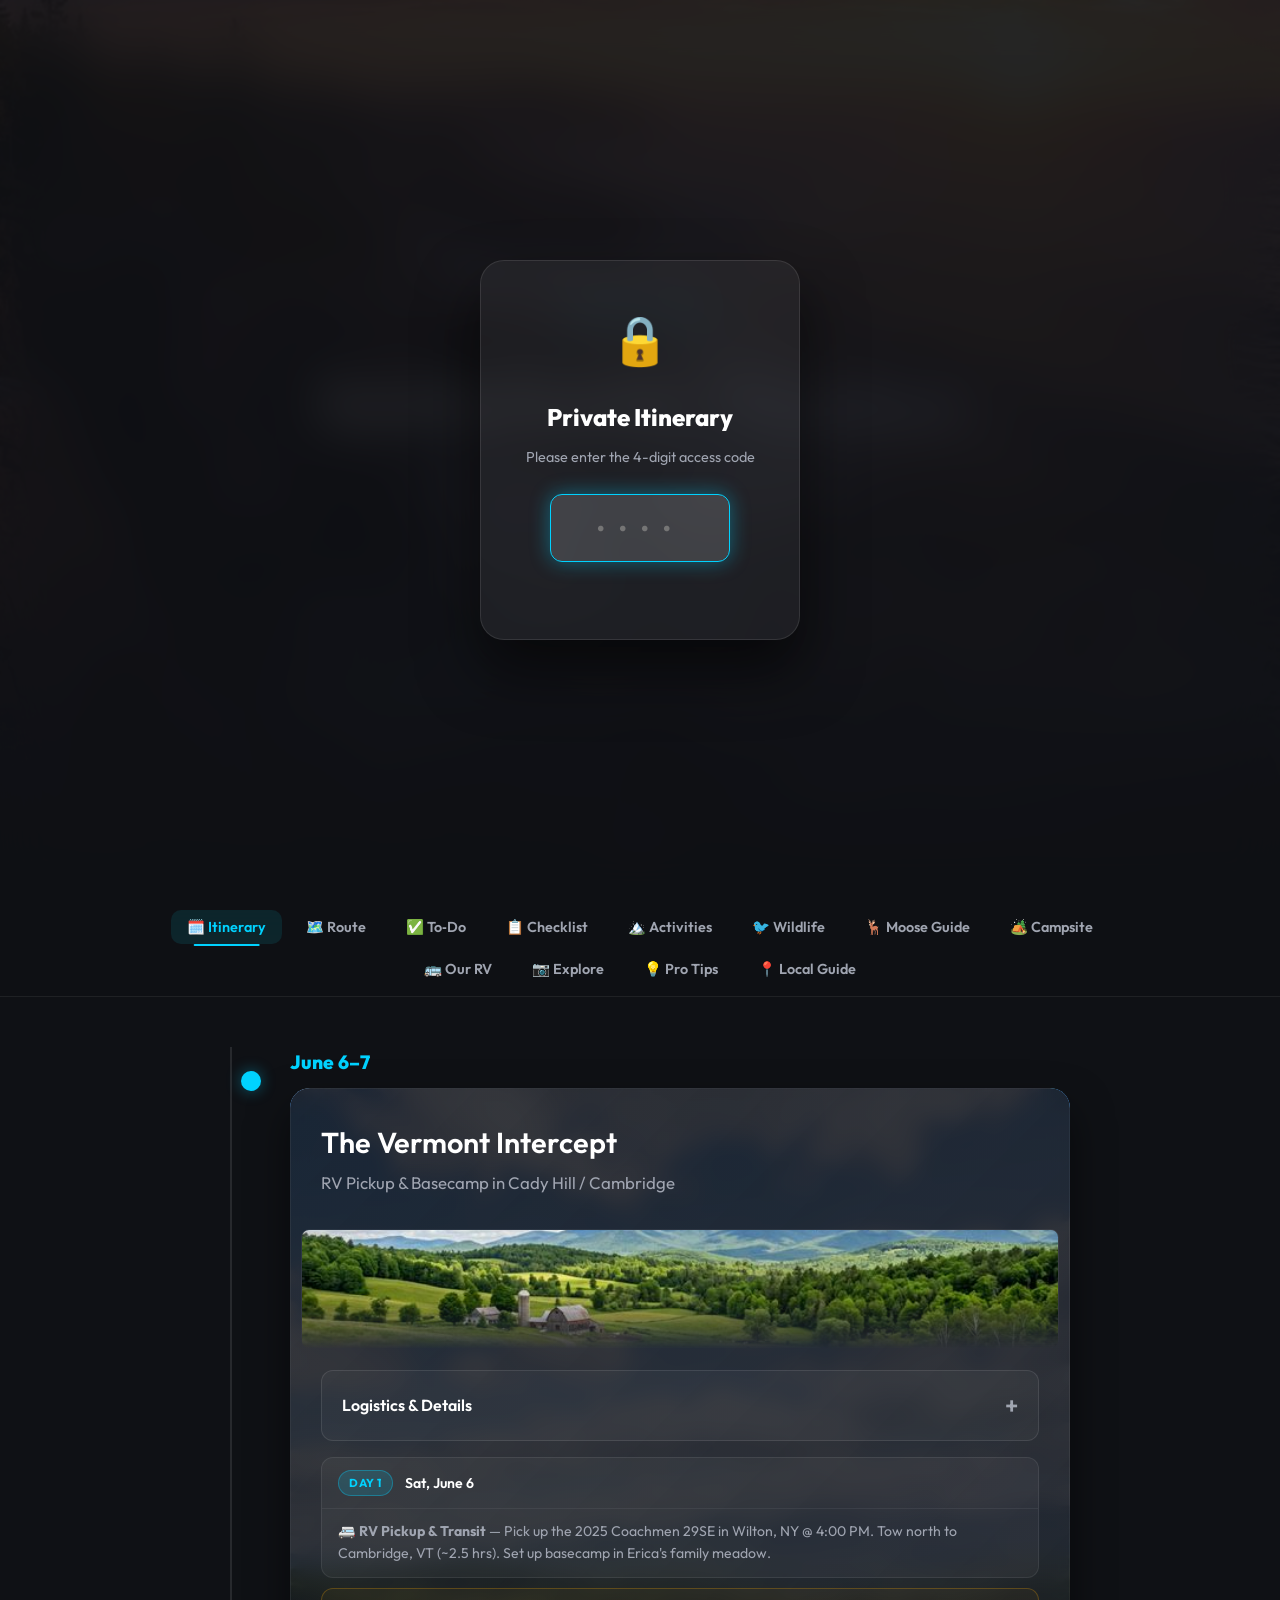
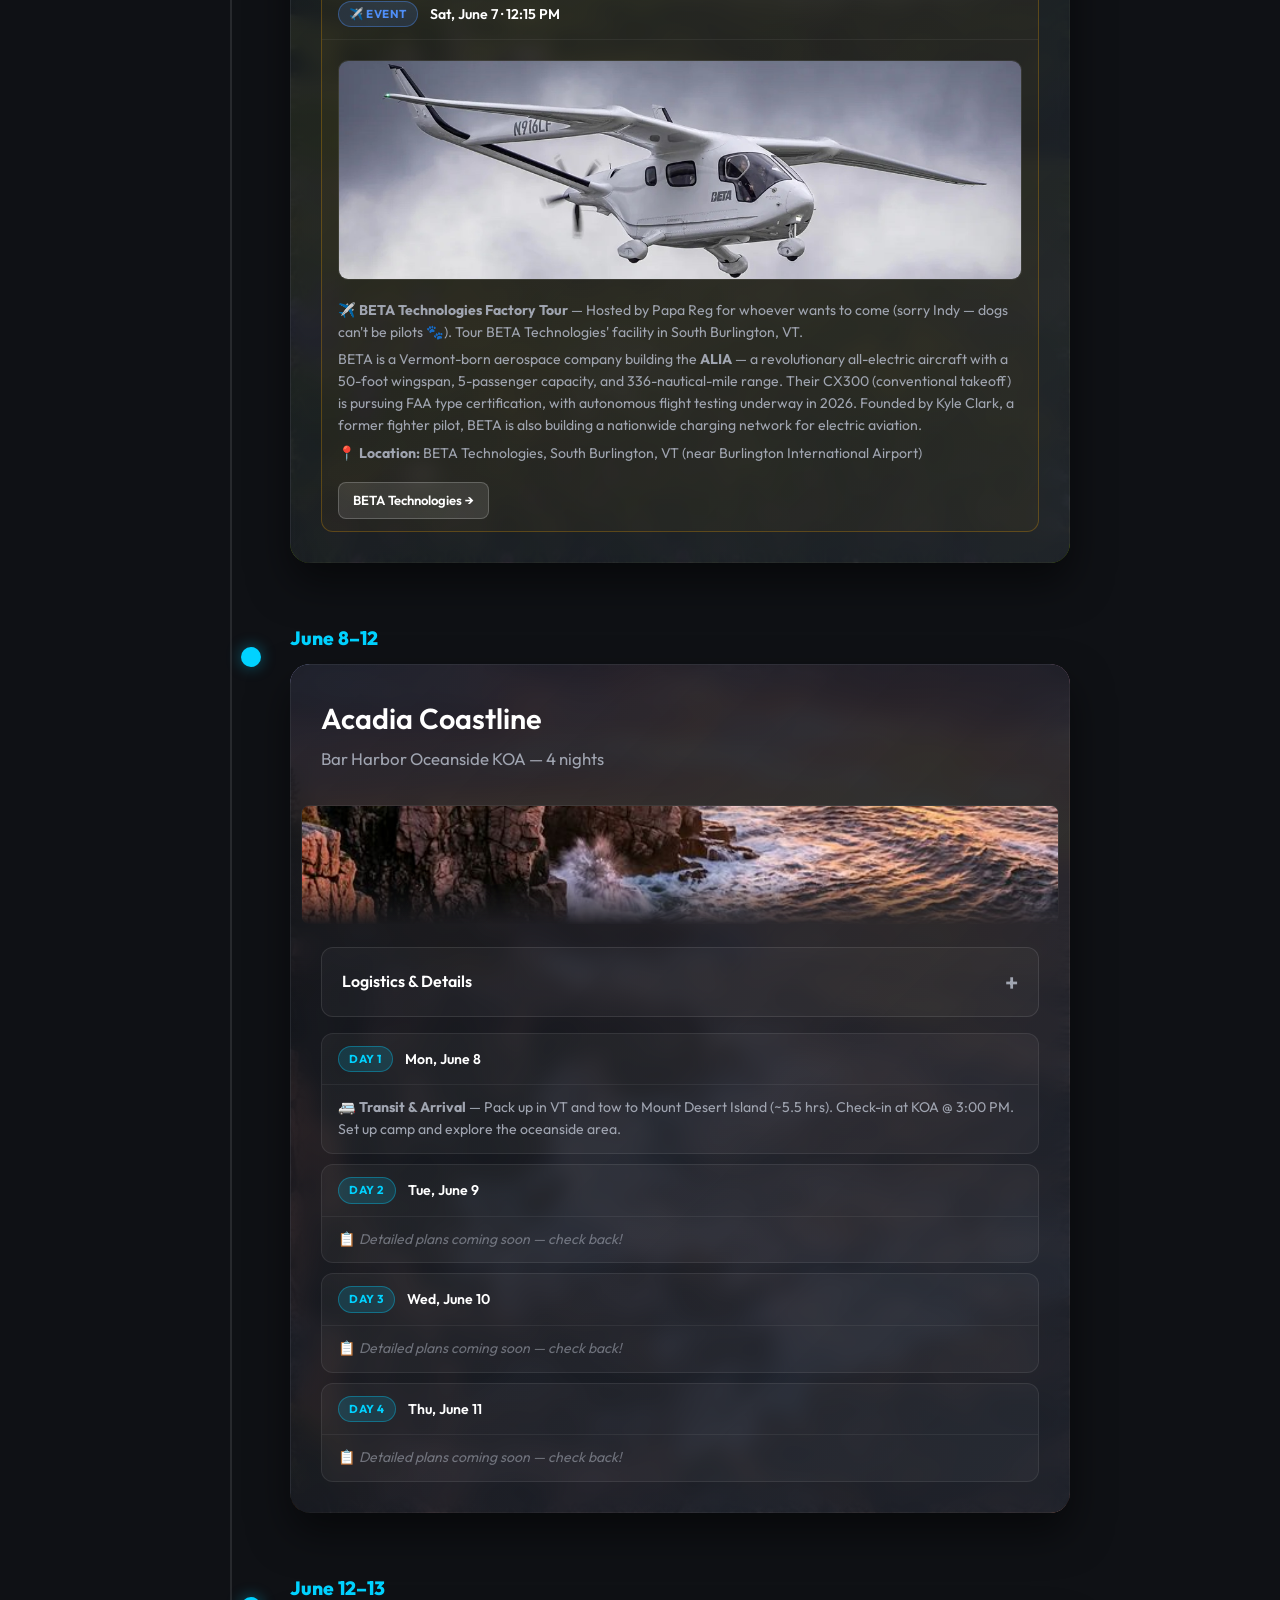
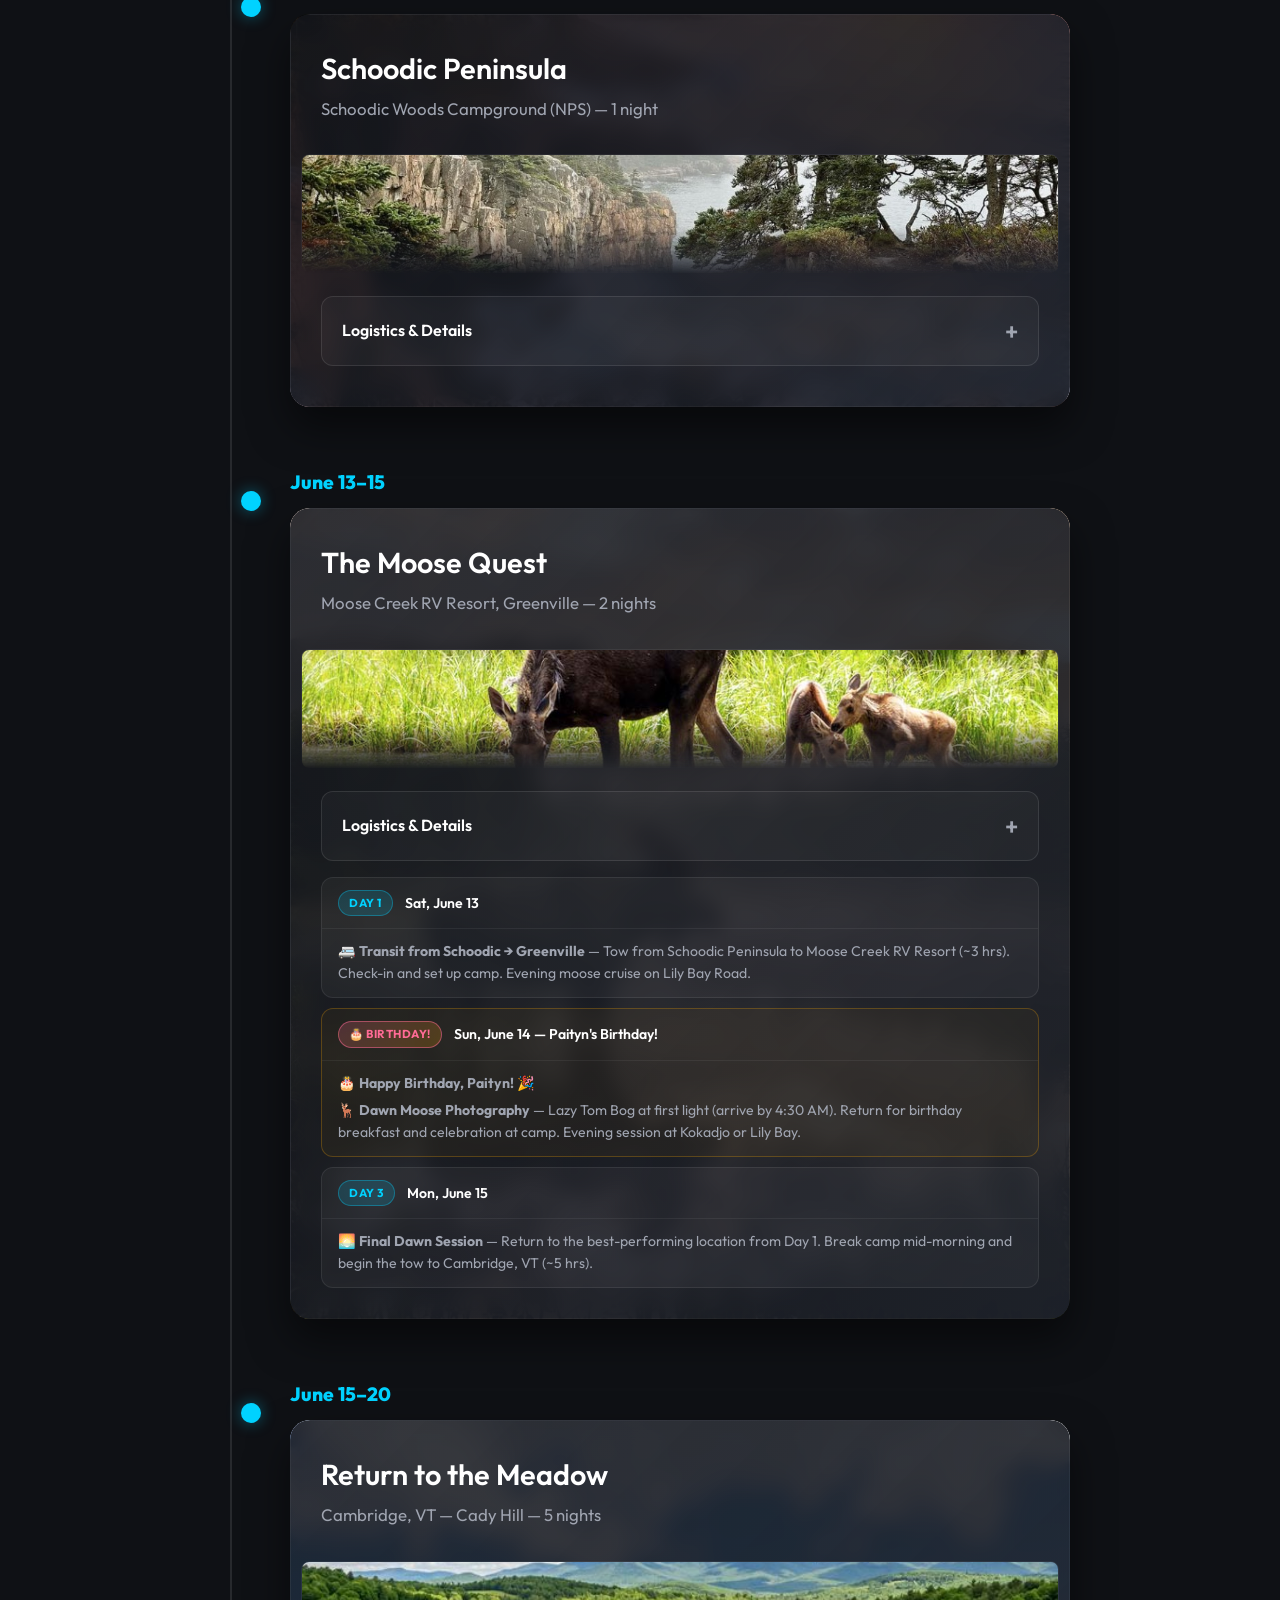
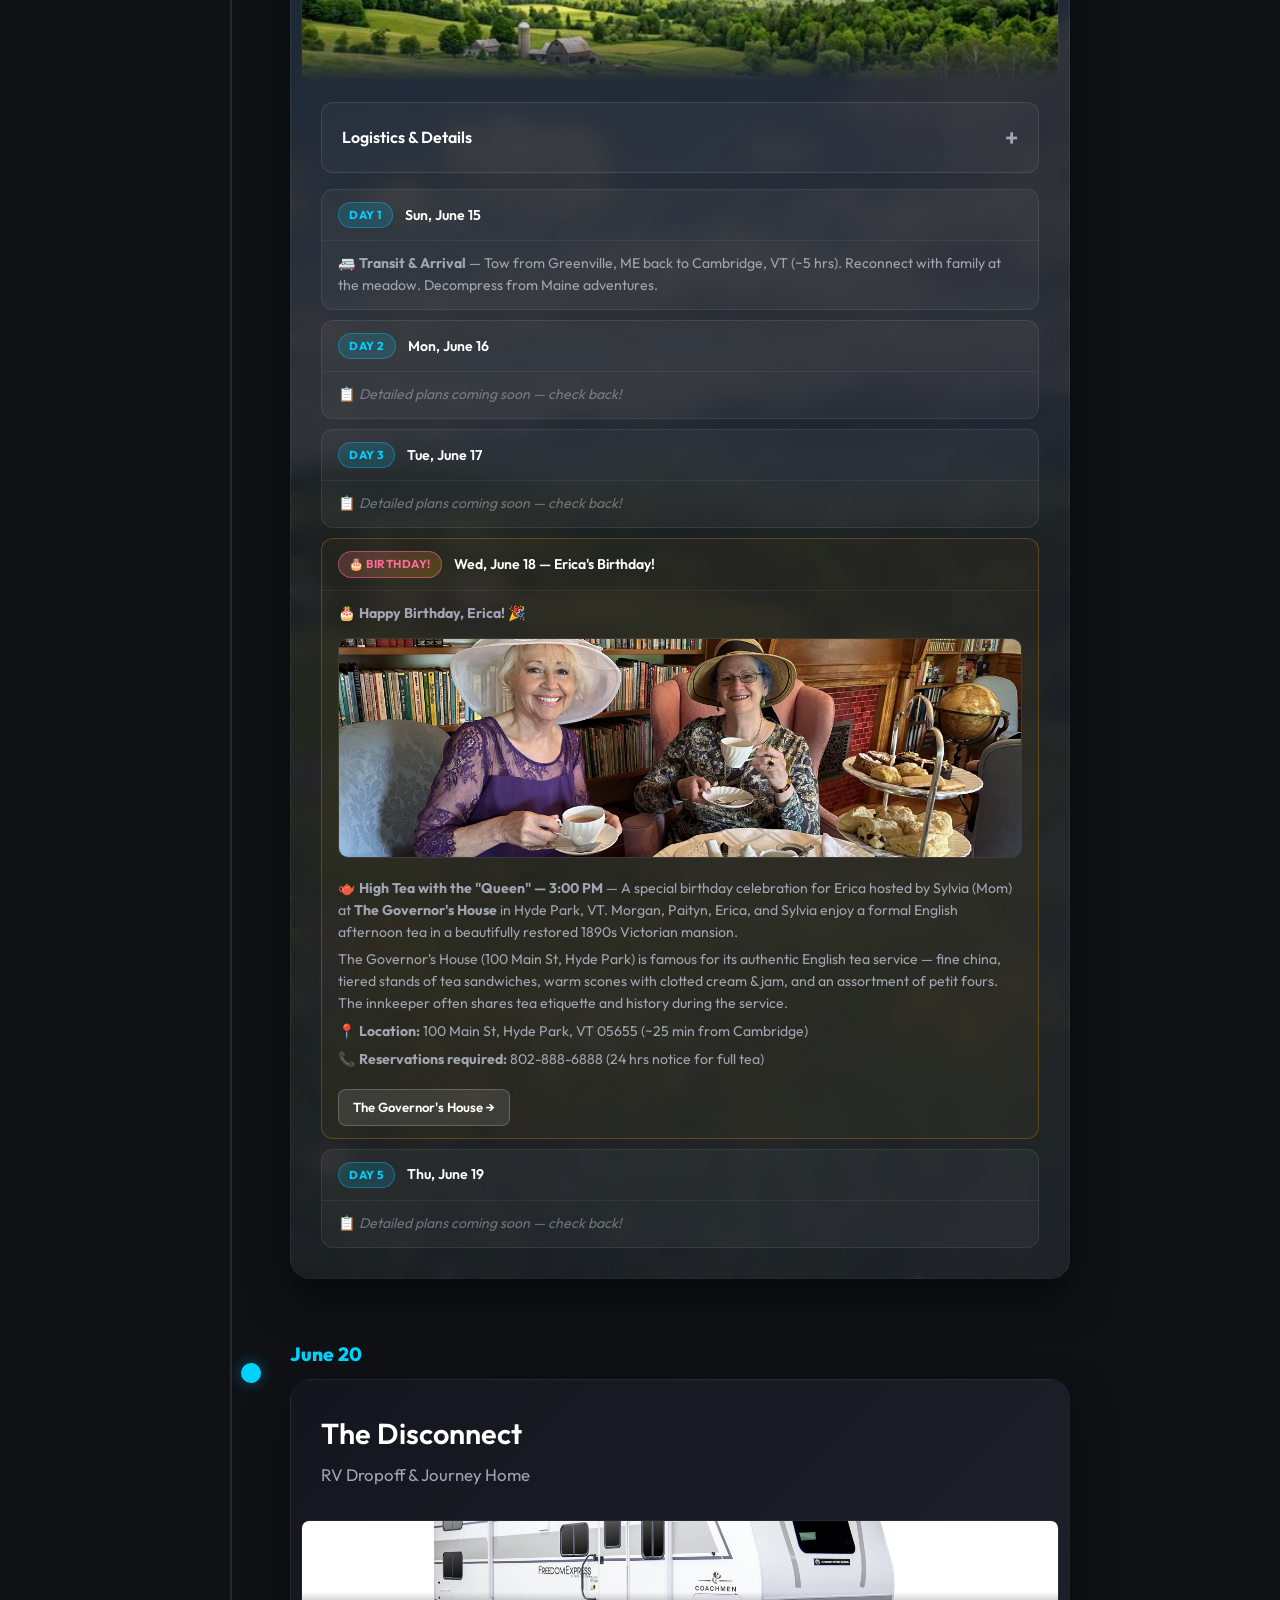
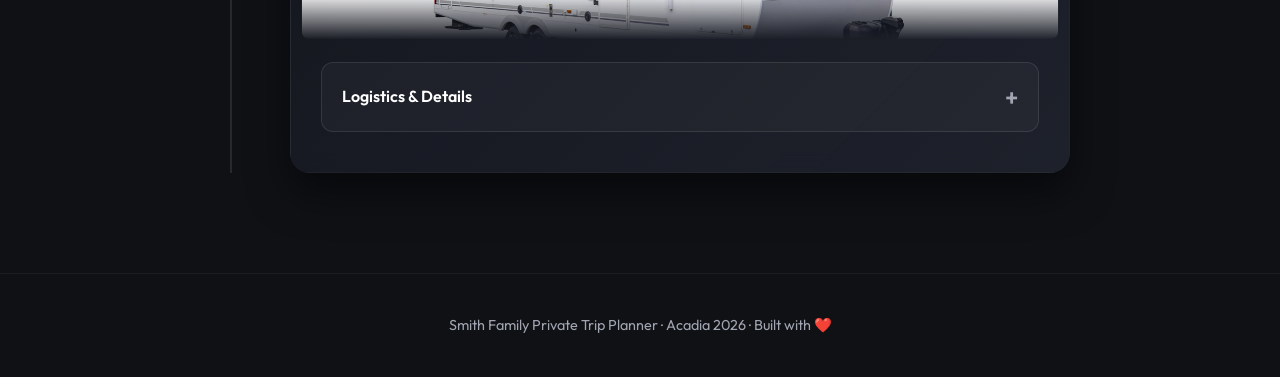
<file: index.html>
<!DOCTYPE html>
<html lang="en">
<head>
    <meta charset="UTF-8">
    <meta name="viewport" content="width=device-width, initial-scale=1.0">
    <title>Smith Family Vacation: Cady Hill & Acadia 2026</title>
    <meta name="description" content="Smith Family private trip planner for the 2026 Acadia & Vermont vacation.">
    <link rel="stylesheet" href="style.css?v=20260511">
    <link rel="preconnect" href="https://fonts.googleapis.com">
    <link rel="preconnect" href="https://fonts.gstatic.com" crossorigin>
    <link href="https://fonts.googleapis.com/css2?family=Outfit:wght@300;400;600;800&display=swap" rel="stylesheet">
</head>
<body class="locked">

    <!-- Passcode Overlay -->
    <div id="passcode-overlay">
        <div class="passcode-content">
            <div class="lock-icon">🔒</div>
            <h2>Private Itinerary</h2>
            <p>Please enter the 4-digit access code</p>
            <div class="passcode-input-container">
                <input type="password" id="passcode-input" maxlength="4" placeholder="••••" autofocus>
            </div>
            <div id="passcode-error">Incorrect code. Try again.</div>
        </div>
    </div>

    <!-- Hero -->
    <header class="hero">
        <div class="hero-bg" style="background-image: url('assets/acadia.png');"></div>
        <div class="hero-overlay"></div>
        <div class="hero-content">
            <div class="hero-badge">June 6 – 20 · 2026</div>
            <h1>Smith Family Vacation</h1>
            <h2>Cady Hill & Acadia National Park</h2>
            <p class="hero-sub">6 people · 1 golden retriever · 1 epic RV adventure</p>
            <div class="countdown" id="trip-countdown"></div>
        </div>
        <div class="scroll-indicator" id="scroll-down">↓</div>
    </header>

    <!-- Tab Navigation -->
    <nav class="tab-nav" id="tab-nav">
        <div class="tab-nav-inner">
            <button class="tab-btn active" data-tab="itinerary" id="tab-btn-itinerary">🗓️ Itinerary</button>
            <button class="tab-btn" data-tab="route" id="tab-btn-route">🗺️ Route</button>
            <button class="tab-btn" data-tab="todo" id="tab-btn-todo">✅ To‑Do</button>
            <button class="tab-btn" data-tab="checklist" id="tab-btn-checklist">📋 Checklist</button>
            <button class="tab-btn" data-tab="activities" id="tab-btn-activities">🏔️ Activities</button>
            <button class="tab-btn" data-tab="wildlife" id="tab-btn-wildlife">🐦 Wildlife</button>
            <button class="tab-btn" data-tab="moose" id="tab-btn-moose">🦌 Moose Guide</button>
            <button class="tab-btn" data-tab="campsite" id="tab-btn-campsite">🏕️ Campsite</button>
            <button class="tab-btn" data-tab="rv" id="tab-btn-rv">🚌 Our RV</button>
            <button class="tab-btn" data-tab="explore" id="tab-btn-explore">📷 Explore</button>
            <button class="tab-btn" data-tab="tips" id="tab-btn-tips">💡 Pro Tips</button>
            <button class="tab-btn" data-tab="local" id="tab-btn-local">📍 Local Guide</button>
        </div>
    </nav>

    <main class="tab-content-wrapper">

        <!-- ===================== TAB: ITINERARY ===================== -->
        <section class="tab-panel active" id="tab-itinerary">
            <div class="timeline-container">

                <div class="timeline-event verified">
                    <div class="timeline-dot"></div>
                    <div class="timeline-date">June 6–7</div>
                    <div class="timeline-card">
                        <div class="card-bg" style="background-image: url('assets/vermont.png')"></div>
                        <div class="card-glass">
                            <h3>The Vermont Intercept</h3>
                            <p class="subtitle">RV Pickup & Basecamp in Cady Hill / Cambridge</p>
                            <img src="assets/vermont.png" alt="Green Mountains, Vermont" class="card-hero-img" loading="lazy">
                            <details>
                                <summary>Logistics & Details</summary>
                                <div class="details-content">
                                    <p><strong>Pickup Date:</strong> Saturday, June 6 @ 4:00 PM</p>
                                    <p><strong>Location:</strong> Brandon's XL Bunkhouse<br>13 Burnham Rd, Wilton, NY 12831</p>
                                    <p><strong>RV Model:</strong> 2025 Coachmen Freedom Express Select 29SE</p>
                                    <p><strong>Action:</strong> Tow north to Cambridge, VT and set up basecamp in Erica's family meadow.</p>
                                    <a href="https://rvshare.com/rvs/details/1764845" target="_blank" class="btn">View RV Listing</a>
                                    <a href="#" class="btn btn-sm itinerary-link" data-goto="rv">🚌 Our RV Details</a>
                                </div>
                            </details>
                            <div class="day-plans">
                                <div class="day-plan-card">
                                    <div class="day-plan-header"><span class="day-badge">Day 1</span><span class="day-date">Sat, June 6</span></div>
                                    <div class="day-plan-body">
                                        <p>🚐 <strong>RV Pickup & Transit</strong> — Pick up the 2025 Coachmen 29SE in Wilton, NY @ 4:00 PM. Tow north to Cambridge, VT (~2.5 hrs). Set up basecamp in Erica's family meadow.</p>
                                    </div>
                                </div>
                                <div class="day-plan-card special-event">
                                    <div class="day-plan-header"><span class="day-badge event">✈️ Event</span><span class="day-date">Sat, June 7 · 12:15 PM</span></div>
                                    <div class="day-plan-body">
                                        <img src="assets/beta_technologies.jpg" alt="BETA Technologies ALIA Electric Aircraft" class="day-plan-img" loading="lazy">
                                        <p>✈️ <strong>BETA Technologies Factory Tour</strong> — Hosted by Papa Reg for whoever wants to come (sorry Indy — dogs can't be pilots 🐾). Tour BETA Technologies' facility in South Burlington, VT.</p>
                                        <p>BETA is a Vermont-born aerospace company building the <strong>ALIA</strong> — a revolutionary all-electric aircraft with a 50-foot wingspan, 5-passenger capacity, and 336-nautical-mile range. Their CX300 (conventional takeoff) is pursuing FAA type certification, with autonomous flight testing underway in 2026. Founded by Kyle Clark, a former fighter pilot, BETA is also building a nationwide charging network for electric aviation.</p>
                                        <p>📍 <strong>Location:</strong> BETA Technologies, South Burlington, VT (near Burlington International Airport)</p>
                                        <a href="https://beta.team/" target="_blank" class="btn btn-sm">BETA Technologies →</a>
                                    </div>
                                </div>
                            </div>
                        </div>
                    </div>
                </div>

                <div class="timeline-event verified">
                    <div class="timeline-dot"></div>
                    <div class="timeline-date">June 8–12</div>
                    <div class="timeline-card">
                        <div class="card-bg" style="background-image: url('assets/acadia.png')"></div>
                        <div class="card-glass">
                            <h3>Acadia Coastline</h3>
                            <p class="subtitle">Bar Harbor Oceanside KOA — 4 nights</p>
                            <img src="assets/acadia.png" alt="Acadia National Park coastline" class="card-hero-img" loading="lazy">
                            <details>
                                <summary>Logistics & Details</summary>
                                <div class="details-content">
                                    <p><strong>Check-in:</strong> Monday, June 8 @ 3:00 PM</p>
                                    <p><strong>Check-out:</strong> Friday, June 12 @ 11:00 AM</p>
                                    <p><strong>Reservation:</strong> #21555510</p>
                                    <p><strong>Site:</strong> Oceans Edge (Back In, 30/20 Amps, Water/Electric)</p>
                                    <a href="assets/Private Vehicle Pass - Acadia National Park Site Pass.pdf" target="_blank" class="btn btn-sm">🎫 Acadia Park Pass</a>
                                    <a href="#" class="btn btn-sm itinerary-link" data-goto="campsite">🏕️ Campsite Details</a>
                                    <a href="#" class="btn btn-sm itinerary-link" data-goto="activities">🏔️ Activities</a>
                                    <a href="#" class="btn btn-sm itinerary-link" data-goto="wildlife">🐦 Wildlife & Tours</a>
                                </div>
                            </details>
                            <div class="day-plans">
                                <div class="day-plan-card">
                                    <div class="day-plan-header"><span class="day-badge">Day 1</span><span class="day-date">Mon, June 8</span></div>
                                    <div class="day-plan-body">
                                        <p>🚐 <strong>Transit & Arrival</strong> — Pack up in VT and tow to Mount Desert Island (~5.5 hrs). Check-in at KOA @ 3:00 PM. Set up camp and explore the oceanside area.</p>
                                    </div>
                                </div>
                                <div class="day-plan-card">
                                    <div class="day-plan-header"><span class="day-badge">Day 2</span><span class="day-date">Tue, June 9</span></div>
                                    <div class="day-plan-body">
                                        <p>📋 <em>Detailed plans coming soon — check back!</em></p>
                                    </div>
                                </div>
                                <div class="day-plan-card">
                                    <div class="day-plan-header"><span class="day-badge">Day 3</span><span class="day-date">Wed, June 10</span></div>
                                    <div class="day-plan-body">
                                        <p>📋 <em>Detailed plans coming soon — check back!</em></p>
                                    </div>
                                </div>
                                <div class="day-plan-card">
                                    <div class="day-plan-header"><span class="day-badge">Day 4</span><span class="day-date">Thu, June 11</span></div>
                                    <div class="day-plan-body">
                                        <p>📋 <em>Detailed plans coming soon — check back!</em></p>
                                    </div>
                                </div>
                            </div>
                        </div>
                    </div>
                </div>

                <div class="timeline-event verified">
                    <div class="timeline-dot"></div>
                    <div class="timeline-date">June 12–13</div>
                    <div class="timeline-card">
                        <div class="card-bg" style="background-image: url('assets/acadia.png')"></div>
                        <div class="card-glass">
                            <h3>Schoodic Peninsula</h3>
                            <p class="subtitle">Schoodic Woods Campground (NPS) — 1 night</p>
                            <img src="assets/schoodic_ravens_nest.jpg" alt="Raven's Nest, Schoodic Peninsula" class="card-hero-img" loading="lazy">
                            <details>
                                <summary>Logistics & Details</summary>
                                <div class="details-content">
                                    <p><strong>Check-in:</strong> Friday, June 12 @ 12:00 PM</p>
                                    <p><strong>Check-out:</strong> Saturday, June 13 @ 10:00 AM</p>
                                    <p><strong>Reservation:</strong> #0846047182-1</p>
                                    <p><strong>Site:</strong> B32, B-Loop (RV Electric + Water Hookup, up to 35 ft)</p>
                                    <p><strong>Plans:</strong> Raven's Nest sunset photography, quieter side of Acadia, Schoodic Point Loop Drive, stargazing.</p>
                                    <a href="https://www.nps.gov/acad/planyourvisit/schoodic-woods-campground.htm" target="_blank" class="btn">NPS Schoodic Info</a>
                                    <a href="#" class="btn btn-sm itinerary-link" data-goto="campsite">🏕️ Campsite Details</a>
                                </div>
                            </details>
                        </div>
                    </div>
                </div>

                <div class="timeline-event verified">
                    <div class="timeline-dot"></div>
                    <div class="timeline-date">June 13–15</div>
                    <div class="timeline-card">
                        <div class="card-bg" style="background-image: url('assets/moose_photography.png')"></div>
                        <div class="card-glass">
                            <h3>The Moose Quest</h3>
                            <p class="subtitle">Moose Creek RV Resort, Greenville — 2 nights</p>
                            <img src="assets/moosehead_moose.jpg" alt="Moose at Moosehead Lake, Maine" class="card-hero-img" loading="lazy">
                            <details>
                                <summary>Logistics & Details</summary>
                                <div class="details-content">
                                    <p><strong>Check-in:</strong> Saturday, June 13</p>
                                    <p><strong>Check-out:</strong> Monday, June 15</p>
                                    <p><strong>Reservation:</strong> #9644 (David Smith)</p>
                                    <p><strong>Site:</strong> 112 — 30/50 FHU Premium Site</p>
                                    <p><strong>Location:</strong> 58 E Rd, Greenville, ME</p>
                                    <p><strong>Plans:</strong> Moose photography at Lazy Tom Bog (sunrise & dusk), Kokadjo village, Lily Bay State Park, Prong Pond Trail. See the 🦌 Moose Guide tab for the full photography plan!</p>
                                    <a href="#" class="btn btn-sm itinerary-link" data-goto="campsite">🏕️ Campsite Details</a>
                                    <a href="#" class="btn btn-sm itinerary-link" data-goto="moose">🦌 Moose Guide</a>
                                </div>
                            </details>
                            <div class="day-plans">
                                <div class="day-plan-card">
                                    <div class="day-plan-header"><span class="day-badge">Day 1</span><span class="day-date">Sat, June 13</span></div>
                                    <div class="day-plan-body">
                                        <p>🚐 <strong>Transit from Schoodic → Greenville</strong> — Tow from Schoodic Peninsula to Moose Creek RV Resort (~3 hrs). Check-in and set up camp. Evening moose cruise on Lily Bay Road.</p>
                                    </div>
                                </div>
                                <div class="day-plan-card special-event">
                                    <div class="day-plan-header"><span class="day-badge birthday">🎂 Birthday!</span><span class="day-date">Sun, June 14 — Paityn's Birthday!</span></div>
                                    <div class="day-plan-body">
                                        <p>🎂 <strong>Happy Birthday, Paityn!</strong> 🎉</p>
                                        <p>🦌 <strong>Dawn Moose Photography</strong> — Lazy Tom Bog at first light (arrive by 4:30 AM). Return for birthday breakfast and celebration at camp. Evening session at Kokadjo or Lily Bay.</p>
                                    </div>
                                </div>
                                <div class="day-plan-card">
                                    <div class="day-plan-header"><span class="day-badge">Day 3</span><span class="day-date">Mon, June 15</span></div>
                                    <div class="day-plan-body">
                                        <p>🌅 <strong>Final Dawn Session</strong> — Return to the best-performing location from Day 1. Break camp mid-morning and begin the tow to Cambridge, VT (~5 hrs).</p>
                                    </div>
                                </div>
                            </div>
                        </div>
                    </div>
                </div>

                <div class="timeline-event verified">
                    <div class="timeline-dot"></div>
                    <div class="timeline-date">June 15–20</div>
                    <div class="timeline-card">
                        <div class="card-bg" style="background-image: url('assets/vermont.png')"></div>
                        <div class="card-glass">
                            <h3>Return to the Meadow</h3>
                            <p class="subtitle">Cambridge, VT — Cady Hill — 5 nights</p>
                            <img src="assets/vermont.png" alt="Vermont meadow and mountains" class="card-hero-img" loading="lazy">
                            <details>
                                <summary>Logistics & Details</summary>
                                <div class="details-content">
                                    <p><strong>Arrival:</strong> Monday, June 15 — Tow from Greenville, ME back to Cambridge, VT (~5 hrs)</p>
                                    <p><strong>Departure:</strong> Saturday, June 20 — Morning</p>
                                    <p><strong>Location:</strong> Erica's family meadow, Cambridge, VT</p>
                                    <p><strong>Plans:</strong> 5 relaxing nights with family. Decompress after the Maine adventures. Enjoy the meadow, explore the area, and prepare for the final drive south.</p>
                                </div>
                            </details>
                            <div class="day-plans">
                                <div class="day-plan-card">
                                    <div class="day-plan-header"><span class="day-badge">Day 1</span><span class="day-date">Sun, June 15</span></div>
                                    <div class="day-plan-body">
                                        <p>🚐 <strong>Transit & Arrival</strong> — Tow from Greenville, ME back to Cambridge, VT (~5 hrs). Reconnect with family at the meadow. Decompress from Maine adventures.</p>
                                    </div>
                                </div>
                                <div class="day-plan-card">
                                    <div class="day-plan-header"><span class="day-badge">Day 2</span><span class="day-date">Mon, June 16</span></div>
                                    <div class="day-plan-body">
                                        <p>📋 <em>Detailed plans coming soon — check back!</em></p>
                                    </div>
                                </div>
                                <div class="day-plan-card">
                                    <div class="day-plan-header"><span class="day-badge">Day 3</span><span class="day-date">Tue, June 17</span></div>
                                    <div class="day-plan-body">
                                        <p>📋 <em>Detailed plans coming soon — check back!</em></p>
                                    </div>
                                </div>
                                <div class="day-plan-card special-event">
                                    <div class="day-plan-header"><span class="day-badge birthday">🎂 Birthday!</span><span class="day-date">Wed, June 18 — Erica's Birthday!</span></div>
                                    <div class="day-plan-body">
                                        <p>🎂 <strong>Happy Birthday, Erica!</strong> 🎉</p>
                                        <img src="assets/high_tea.jpg" alt="Afternoon Tea at The Governor's House" class="day-plan-img" loading="lazy">
                                        <p>🫖 <strong>High Tea with the "Queen" — 3:00 PM</strong> — A special birthday celebration for Erica hosted by Sylvia (Mom) at <strong>The Governor's House</strong> in Hyde Park, VT. Morgan, Paityn, Erica, and Sylvia enjoy a formal English afternoon tea in a beautifully restored 1890s Victorian mansion.</p>
                                        <p>The Governor's House (100 Main St, Hyde Park) is famous for its authentic English tea service — fine china, tiered stands of tea sandwiches, warm scones with clotted cream & jam, and an assortment of petit fours. The innkeeper often shares tea etiquette and history during the service.</p>
                                        <p>📍 <strong>Location:</strong> 100 Main St, Hyde Park, VT 05655 (~25 min from Cambridge)</p>
                                        <p>📞 <strong>Reservations required:</strong> 802-888-6888 (24 hrs notice for full tea)</p>
                                        <a href="https://www.onehundredmain.com" target="_blank" class="btn btn-sm">The Governor's House →</a>
                                    </div>
                                </div>
                                <div class="day-plan-card">
                                    <div class="day-plan-header"><span class="day-badge">Day 5</span><span class="day-date">Thu, June 19</span></div>
                                    <div class="day-plan-body">
                                        <p>📋 <em>Detailed plans coming soon — check back!</em></p>
                                    </div>
                                </div>
                            </div>
                        </div>
                    </div>
                </div>

                <div class="timeline-event verified">
                    <div class="timeline-dot"></div>
                    <div class="timeline-date">June 20</div>
                    <div class="timeline-card">
                        <div class="card-bg" style="background-color: #1a1a2e"></div>
                        <div class="card-glass">
                            <h3>The Disconnect</h3>
                            <p class="subtitle">RV Dropoff & Journey Home</p>
                            <img src="assets/rv_ext.webp" alt="Our RV - Coachmen Freedom Express" class="card-hero-img" loading="lazy">
                            <details>
                                <summary>Logistics & Details</summary>
                                <div class="details-content">
                                    <p><strong>Drop-off Date:</strong> Saturday, June 20 @ 11:00 AM</p>
                                    <p><strong>Location:</strong> 13 Burnham Rd, Wilton, NY</p>
                                    <p><strong>Action:</strong> Disconnect the trailer, return to Owner, and commute back down to WV in the Suburban.</p>
                                </div>
                            </details>
                        </div>
                    </div>
                </div>

            </div>
        </section>

        <!-- ===================== TAB: ROUTE ===================== -->
        <section class="tab-panel" id="tab-route">
            <div class="content-section">
                <div class="section-header">
                    <h2>🗺️ Our Route</h2>
                    <p>Morgantown, WV → Wilton, NY → Cambridge, VT → Acadia, ME → Home</p>
                </div>

                <div class="map-embed">
                    <iframe
                        title="Trip Route Map"
                        src="https://www.google.com/maps/embed?pb=!1m32!1m12!1m3!1d3000000!2d-72.5!3d43.0!2m3!1f0!2f0!3f0!3m2!1i1024!2i768!4f13.1!4m17!3e0!4m3!3m2!1d39.6295!2d-79.9559!4m3!3m2!1d43.1637!2d-73.7437!4m3!3m2!1d44.6384!2d-72.8700!4m3!3m2!1d44.6301!2d-68.2883!5e0!3m2!1sen!2sus"
                        width="100%" height="420" style="border:0; border-radius: 16px;" allowfullscreen loading="lazy"
                        referrerpolicy="no-referrer-when-downgrade">
                    </iframe>
                    <p class="map-fallback">📍 <a href="https://www.google.com/maps/dir/Morgantown,+WV/Wilton,+NY+12831/Cambridge,+VT/Bar+Harbor,+ME" target="_blank">Open full route in Google Maps →</a></p>
                </div>

                <div class="route-stops">
                    <div class="route-stop">
                        <div class="stop-num">1</div>
                        <div class="stop-info">
                            <h4>Morgantown, WV</h4>
                            <p>Home Base — Drive north to Wilton, NY (~6 hrs)</p>
                        </div>
                    </div>
                    <div class="route-arrow">↓</div>
                    <div class="route-stop">
                        <div class="stop-num">2</div>
                        <div class="stop-info">
                            <h4>Wilton, NY — RV Pickup</h4>
                            <p>June 6 @ 4:00 PM · Brandon's XL Bunkhouse · Hitch up the 2025 Coachmen 29SE</p>
                        </div>
                    </div>
                    <div class="route-arrow">↓</div>
                    <div class="route-stop">
                        <div class="stop-num">3</div>
                        <div class="stop-info">
                            <h4>Cambridge, VT — Cady Hill Meadow</h4>
                            <p>~1.5 hr tow from Wilton · Set up basecamp at Erica's family property · Rest day June 7</p>
                        </div>
                    </div>
                    <div class="route-arrow">↓</div>
                    <div class="route-stop stop-accent">
                        <div class="stop-num">4</div>
                        <div class="stop-info">
                            <h4>Bar Harbor, ME — Acadia National Park (KOA)</h4>
                            <p>~5.5 hr tow from VT · June 8–12 at Oceanside KOA · The main event!</p>
                        </div>
                    </div>
                    <div class="route-arrow">↓</div>
                    <div class="route-stop stop-accent">
                        <div class="stop-num">5</div>
                        <div class="stop-info">
                            <h4>Schoodic Woods, ME — NPS Campground</h4>
                            <p>June 12–13 · 1 night · Site B32 · The quiet side of Acadia — Raven's Nest sunset!</p>
                        </div>
                    </div>
                    <div class="route-arrow">↓</div>
                    <div class="route-stop stop-accent">
                        <div class="stop-num">6</div>
                        <div class="stop-info">
                            <h4>Greenville, ME — Moose Creek RV Resort</h4>
                            <p>June 13–15 · 2 nights · Site 112 · Moose photography at Lazy Tom Bog & Kokadjo!</p>
                        </div>
                    </div>
                    <div class="route-arrow">↓</div>
                    <div class="route-stop">
                        <div class="stop-num">7</div>
                        <div class="stop-info">
                            <h4>Cambridge, VT — Return to the Meadow</h4>
                            <p>June 15–20 · 5 nights · ~5 hr tow from Greenville · Family time at Cady Hill</p>
                        </div>
                    </div>
                    <div class="route-arrow">↓</div>
                    <div class="route-stop">
                        <div class="stop-num">8</div>
                        <div class="stop-info">
                            <h4>Wilton, NY — RV Drop-off</h4>
                            <p>June 20 @ 11:00 AM · ~1.5 hr tow from VT · Unhitch and drive home to WV (~6 hrs)</p>
                        </div>
                    </div>
                </div>

                <div class="info-cards">
                    <div class="info-card">
                        <div class="info-icon">🚗</div>
                        <h4>Tow Vehicle</h4>
                        <p>2021 Chevy Suburban 4WD · 5.3L V8 · 8,100 lb tow capacity</p>
                    </div>
                    <div class="info-card">
                        <div class="info-icon">🚌</div>
                        <h4>Island Explorer</h4>
                        <p>Free shuttle bus covers all of MDI. Skip driving/parking once you're set up at the KOA!</p>
                    </div>
                    <div class="info-card">
                        <div class="info-icon">⛽</div>
                        <h4>Fuel Tip</h4>
                        <p>Budget extra for towing — a loaded trailer can cut fuel economy nearly in half on hilly Maine roads.</p>
                    </div>
                </div>
            </div>
        </section>

        <!-- ===================== TAB: ACTIVITIES ===================== -->
        <section class="tab-panel" id="tab-activities">
            <div class="content-section">
                <div class="section-header">
                    <h2>🏔️ Top Things To Do in Acadia</h2>
                    <p>Curated picks for a group of 6 with a 13-year-old and a golden retriever</p>
                </div>

                <div class="activity-list">

                    <!-- 1. Cadillac Mountain Sunrise -->
                    <div class="activity-showcase">
                        <div class="activity-tag-bar"><span class="activity-tag">⭐ Must Do</span><span class="activity-number">#1</span></div>
                        <h3>Cadillac Mountain Sunrise</h3>
                        <div class="activity-gallery">
                            <img src="assets/cadillac_sunrise.png" alt="Cadillac Mountain sunrise" loading="lazy">
                            <img src="assets/cadillac_sunrise_nps.jpg" alt="Cadillac Mountain panoramic view" loading="lazy">
                        </div>
                        <p>The highest peak on the US Atlantic coast (1,530 ft). Be among the first people in America to see the sunrise — arrive by 4:00 AM to claim a spot. The summit panorama of Frenchman Bay, the Porcupine Islands, and the park's pink granite is unforgettable.</p>
                        <p>Requires a <strong>$6 vehicle reservation</strong> (no RVs/trailers — unhitch the Suburban). Reserve on Recreation.gov.</p>
                        <div class="activity-meta">
                            <span>🚗 Drive up</span>
                            <span>🕓 ~4:00 AM arrival</span>
                            <span>🐕 No dogs at summit</span>
                            <span>🅿️ Reservation required</span>
                        </div>
                    </div>

                    <!-- 2. Thunder Hole & Ocean Path -->
                    <div class="activity-showcase">
                        <div class="activity-tag-bar"><span class="activity-tag">🌊 Dramatic</span><span class="activity-number">#2</span></div>
                        <h3>Thunder Hole & Ocean Path</h3>
                        <div class="activity-gallery">
                            <img src="assets/thunder_hole.png" alt="Thunder Hole waves crashing" loading="lazy">
                            <img src="assets/park_loop_road_nps.jpg" alt="Ocean Path coastal views" loading="lazy">
                        </div>
                        <p>A 2-mile paved coastal path leading to Thunder Hole — a natural slot where waves crash with a booming sound. Best at high tide (± 3 ft). The pink granite cliffs along Ocean Path are stunning for photography.</p>
                        <div class="activity-meta">
                            <span>🚶 Easy walk</span>
                            <span>🐕 Dog friendly</span>
                            <span>📷 Photo gold</span>
                            <span>🌊 Best at high tide</span>
                        </div>
                    </div>

                    <!-- 3. Jordan Pond & Popovers -->
                    <div class="activity-showcase">
                        <div class="activity-tag-bar"><span class="activity-tag">🍞 Iconic</span><span class="activity-number">#3</span></div>
                        <h3>Jordan Pond & Popovers</h3>
                        <div class="activity-gallery">
                            <img src="assets/jordan_pond.png" alt="Jordan Pond with The Bubbles" loading="lazy">
                        </div>
                        <p>Crystal-clear lake with The Bubble mountains reflected in it. The <strong>Jordan Pond House</strong> is famous for serving warm popovers with jam on the lawn — a beloved Acadia tradition since the 1890s. The 3.3-mile loop trail around the pond is flat and family-friendly.</p>
                        <div class="activity-meta">
                            <span>🚶 Easy loop (3.3 mi)</span>
                            <span>🐕 Dog friendly</span>
                            <span>🍽️ Lunch stop</span>
                            <span>📷 Iconic views</span>
                        </div>
                    </div>

                    <!-- 4. Beehive & Precipice Ladder Trails -->
                    <div class="activity-showcase">
                        <div class="activity-tag-bar"><span class="activity-tag">🪜 Adventure</span><span class="activity-number">#4</span></div>
                        <h3>Beehive & Precipice Ladder Trails</h3>
                        <div class="activity-gallery">
                            <img src="assets/beehive_ironrungs_nps.jpg" alt="Iron rungs on the Precipice Trail" loading="lazy">
                            <img src="assets/sand_beach_nps.jpg" alt="View of Sand Beach from the Beehive" loading="lazy">
                        </div>
                        <p>Acadia's legendary iron-rung cliff trails! The <strong>Beehive Trail</strong> (1.5 mi loop) and <strong>Precipice Trail</strong> (1.6 mi) feature hand-and-foot climbing on iron rungs, ladders, and narrow granite ledges bolted into the cliff face — not for the faint of heart! The Beehive rewards with jaw-dropping views of Sand Beach and the coastline.</p>
                        <p>⚠️ <strong>Note:</strong> The Precipice Trail is <strong>typically closed mid-March through mid-August</strong> for peregrine falcon nesting — likely closed during our trip (June 8–12). The <strong>Beehive should be open</strong> and is the better option. Never hike in wet/rainy conditions — iron rungs get extremely slippery.</p>
                        <div class="activity-meta">
                            <span>🪜 Iron rungs & ladders</span>
                            <span>🥾 Strenuous / Exposed</span>
                            <span>🐕 No dogs</span>
                            <span>⚠️ Heights required</span>
                        </div>
                    </div>

                    <!-- 5. Sand Beach -->
                    <div class="activity-showcase">
                        <div class="activity-tag-bar"><span class="activity-tag">🏖️ Beach Day</span><span class="activity-number">#5</span></div>
                        <h3>Sand Beach</h3>
                        <div class="activity-gallery">
                            <img src="assets/sand_beach_nps.jpg" alt="Sand Beach nestled between granite cliffs" loading="lazy">
                        </div>
                        <p>One of the only sandy beaches in the park, nestled between towering granite headlands. Water is cold (~55°F) but refreshing. A great spot for the 13-year-old to explore! Also the trailhead for the Great Head Trail and the Beehive.</p>
                        <div class="activity-meta">
                            <span>🏊 Swimming</span>
                            <span>⚠️ No dogs June 15 – Sept 8</span>
                            <span>🚶 Trailhead for Beehive</span>
                        </div>
                    </div>

                    <!-- 6. Carriage Roads -->
                    <div class="activity-showcase">
                        <div class="activity-tag-bar"><span class="activity-tag">🚴 Family Fun</span><span class="activity-number">#6</span></div>
                        <h3>Carriage Roads & Stone Bridges</h3>
                        <div class="activity-gallery">
                            <img src="assets/carriage_bridge_nps.jpg" alt="Historic stone bridge on Acadia carriage roads" loading="lazy">
                        </div>
                        <p>45 miles of motor-free crushed gravel roads built by <strong>John D. Rockefeller Jr.</strong> between 1913 and 1940. Perfect for biking, walking, or even booking a horse-drawn carriage ride. The 17 hand-cut granite bridges are architectural marvels — Hemlock Bridge with its waterfall is a favorite. Dog friendly!</p>
                        <div class="activity-meta">
                            <span>🚲 Rent bikes locally</span>
                            <span>🐕 Dog friendly</span>
                            <span>👶 Kid friendly</span>
                            <span>🌉 17 stone bridges</span>
                        </div>
                    </div>

                    <!-- 7. Bass Harbor Head Lighthouse -->
                    <div class="activity-showcase">
                        <div class="activity-tag-bar"><span class="activity-tag">🌅 Sunset</span><span class="activity-number">#7</span></div>
                        <h3>Bass Harbor Head Lighthouse</h3>
                        <div class="activity-gallery">
                            <img src="assets/bass_harbor.png" alt="Bass Harbor Head Lighthouse at sunset" loading="lazy">
                        </div>
                        <p>Maine's most iconic lighthouse, perched on dramatic sea cliffs on the "quiet side" of Mount Desert Island. Built in 1858 and still an active Coast Guard station. Parking fills up fast — go at sunrise or mid-day to avoid the sunset crowd.</p>
                        <div class="activity-meta">
                            <span>🅿️ Very limited parking</span>
                            <span>🌅 Go early!</span>
                            <span>📷 Iconic shot</span>
                            <span>🐕 Dog on leash</span>
                        </div>
                    </div>

                    <!-- 8. Bar Island at Low Tide -->
                    <div class="activity-showcase">
                        <div class="activity-tag-bar"><span class="activity-tag">🌊 Unique</span><span class="activity-number">#8</span></div>
                        <h3>Bar Island at Low Tide</h3>
                        <div class="activity-gallery">
                            <img src="assets/bar_island_nps.jpg" alt="Bar Island land bridge at low tide" loading="lazy">
                        </div>
                        <p>A gravel bar emerges at low tide, walkable straight from downtown Bar Harbor to Bar Island — like magic. The bar is only exposed for ~2 hours around low tide, so <strong>time it carefully or you'll be stranded!</strong> Great for beachcombing and views of Frenchman Bay.</p>
                        <div class="activity-meta">
                            <span>⏰ Tide-dependent</span>
                            <span>🐕 Dog friendly</span>
                            <span>🗺️ Walk from downtown</span>
                            <span>⚠️ Check tide chart!</span>
                        </div>
                    </div>

                    <!-- 9. Tide Pooling — Wonderland Trail -->
                    <div class="activity-showcase">
                        <div class="activity-tag-bar"><span class="activity-tag">🔬 Nature</span><span class="activity-number">#9</span></div>
                        <h3>Tide Pooling — Wonderland Trail</h3>
                        <div class="activity-gallery">
                            <img src="assets/wonderland_nps.jpg" alt="Wonderland Trail rocky coastline" loading="lazy">
                        </div>
                        <p>1.3-mile easy coastal trail leading to some of the best tide pools on the island. Find sea stars, hermit crabs, periwinkles, and sea anemones. Best 1.5 hrs before/after low tide. Wear grippy shoes on the wet granite!</p>
                        <div class="activity-meta">
                            <span>🐕 Dog friendly</span>
                            <span>⏰ Check tide chart</span>
                            <span>👶 Kid favorite</span>
                            <span>🥿 Grippy shoes!</span>
                        </div>
                    </div>

                    <!-- 10. Gorham Mountain Trail -->
                    <div class="activity-showcase">
                        <div class="activity-tag-bar"><span class="activity-tag">🥾 Hike</span><span class="activity-number">#10</span></div>
                        <h3>Gorham Mountain Trail</h3>
                        <div class="activity-gallery">
                            <img src="assets/acadia.png" alt="Panoramic ocean views from Gorham Mountain" loading="lazy">
                        </div>
                        <p>A family-friendly hike (1.8 miles round trip) with rewarding panoramic ocean views. A great alternative to the more intense Beehive — the summit is wide open with 360° views of the coast, Sand Beach, and Champlain Mountain. Perfect for a picnic.</p>
                        <div class="activity-meta">
                            <span>🥾 Moderate</span>
                            <span>🐕 Dog friendly</span>
                            <span>🌊 Ocean views</span>
                            <span>👶 Kid friendly</span>
                        </div>
                    </div>

                    <!-- 11. Park Loop Road Scenic Drive -->
                    <div class="activity-showcase">
                        <div class="activity-tag-bar"><span class="activity-tag">🚗 Scenic Drive</span><span class="activity-number">#11</span></div>
                        <h3>Park Loop Road</h3>
                        <div class="activity-gallery">
                            <img src="assets/park_loop_road_nps.jpg" alt="Park Loop Road ocean views" loading="lazy">
                        </div>
                        <p>The 27-mile scenic road connecting all of Acadia's major sites — Sand Beach, Thunder Hole, Otter Cliff, Jordan Pond, and Cadillac Mountain. A perfect rainy-day activity or orientation drive on your first day. Most of the road is <strong>one-way</strong> (counterclockwise), so plan accordingly.</p>
                        <div class="activity-meta">
                            <span>🚗 27-mile loop</span>
                            <span>🅿️ Many pull-offs</span>
                            <span>🐕 Dog in car</span>
                            <span>🌧️ Great rainy-day option</span>
                        </div>
                    </div>

                </div>
            </div>
        </section>

        <!-- ===================== TAB: WILDLIFE ===================== -->
        <section class="tab-panel" id="tab-wildlife">
            <div class="content-section">
                <div class="section-header">
                    <h2>🐦 Wildlife & Ocean Adventures</h2>
                    <p>June is peak season — some of the best wildlife viewing of the year</p>
                </div>

                <div class="wildlife-hero">
                    <img src="assets/puffin.png" alt="Puffin on Maine coast" class="wildlife-hero-img">
                    <div class="wildlife-hero-text">
                        <div class="badge green">Peak Season</div>
                        <h3>Acadia Puffin Cruise</h3>
                        <p>June is peak puffin nesting season! These colorful seabirds can't be seen directly from shore. For the absolutely closest views, we recommend the <strong>Acadia Puffin Cruise</strong> out of Steuben, ME. This dedicated 40' boat heads to <strong>Petit Manan Island</strong> (a National Wildlife Refuge) and can get much closer to the wildlife than the large catamarans. The cruise is ~2 hours, which is the perfect length for leaving the dog comfortably in the RV's A/C.</p>
                        <p><strong>Book early</strong> — early June spots (right after the Acadia Birding Festival) are highly sought after by photographers.</p>
                        <div style="display: flex; gap: 10px; flex-wrap: wrap; margin-bottom: 12px;">
                            <a href="https://acadiapuffincruise.com/" target="_blank" class="btn btn-accent">Book Acadia Puffin Cruise →</a>
                            <a href="https://www.barharborwhales.com/lighthouse-cruises/puffin-lighthouse-cruise/" target="_blank" class="btn btn-sm">Alt: Bar Harbor Whales</a>
                            <a href="https://acadianboattours.com/activities/puffins-lighthouses-and-seabirds-cruise/" target="_blank" class="btn btn-sm">Alt: Acadian Boat Tours</a>
                            <a href="https://www.boldcoast.com/" target="_blank" class="btn btn-sm">Alt: Bold Coast (On Land - Sold Out)</a>
                            <a href="assets/Puffin_article_fullinfo.md" target="_blank" class="btn btn-outline" style="border-color: var(--accent-color); color: var(--accent-color);">📖 Read In-Depth Puffin Guide</a>
                            <a href="assets/Puffin_info.md" target="_blank" class="btn btn-outline" style="border-color: var(--accent-color); color: var(--accent-color);">📖 Puffin Field Notes</a>
                            <a href="https://projectpuffin.audubon.org/" target="_blank" class="btn btn-sm">🐧 Project Puffin — Audubon</a>
                        </div>
                        <details class="puffin-details">
                            <summary>🐧 Puffin Fun Facts & Viewing Tips</summary>
                            <div class="puffin-details-body">
                                <h4>Quick Facts</h4>
                                <ul>
                                    <li><strong>Size:</strong> ~10 inches tall, ~1 lb — surprisingly small!</li>
                                    <li><strong>Diet:</strong> Sand lance, herring, hake — can carry 10–12 fish crosswise in its beak at once</li>
                                    <li><strong>Lifespan:</strong> 20–30 years; mate for life and return to the same burrow every year</li>
                                    <li><strong>Habitat:</strong> Underground burrows on grassy cliff-tops; spend 8 months at sea</li>
                                    <li>Baby puffins are called <strong>"pufflings"</strong> 🥺</li>
                                </ul>
                                <h4>What to Bring</h4>
                                <ul>
                                    <li>🔭 <strong>Binoculars</strong> — essential; puffins are small and viewed from the water</li>
                                    <li>📷 <strong>Stabilized Camera Setup:</strong> Heavy tripods/gimbals are unusable on a pitching boat. A handheld, stabilized zoom lens (e.g., 100-400mm or 150-500mm) is vastly superior to fixed 600mm primes for acquiring fast-moving targets. Shoot at 1/2500s+ to freeze action.</li>
                                    <li>🧥 <strong>Warm layers + windbreaker</strong> — ocean is cold even in June</li>
                                    <li>💊 <strong>Seasickness remedy</strong> — take Dramamine 30 min before departure</li>
                                </ul>
                                <h4>Conservation 🌿</h4>
                                <p>Maine is the <strong>only US state</strong> where Atlantic Puffins breed. They were hunted to near-extinction by the 1800s, but Dr. Stephen Kress's <strong>Project Puffin</strong> (Audubon, est. 1973) transplanted chicks and used decoys to restore colonies. Today ~1,300 pairs nest across 5 Maine islands — one of the greatest seabird conservation success stories ever.</p>
                            </div>
                        </details>
                    </div>
                </div>
                <div class="wildlife-hero" style="margin-top: 2rem;">
                    <img src="assets/peregrine.png" alt="Peregrine Falcon on pink granite" class="wildlife-hero-img">
                    <div class="wildlife-hero-text">
                        <div class="badge green">Conservation Success</div>
                        <h3>Peregrine Falcon Photography</h3>
                        <p>Acadia's sheer pink granite cliffs are one of the most critical nesting habitats for the recovering Peregrine Falcon. During mid-June, adult falcons are hyper-active, hunting to feed their chicks. Photographing them requires patience, massive telephoto lenses (600mm+), and strict adherence to nesting closures.</p>
                        
                        <div style="margin-top: 15px; border-left: 3px solid var(--accent-color); padding-left: 15px; background: rgba(255,255,255,0.03); padding-top: 10px; padding-bottom: 10px; border-radius: 0 8px 8px 0;">
                            <h4 style="margin-bottom: 8px; color: var(--text-light);">📍 Location Guide & Directions</h4>
                            <ul style="color: var(--text-muted); font-size: 0.95em; line-height: 1.5; padding-left: 1.2em;">
                                <li style="margin-bottom: 8px;"><strong>Precipice Parking Lot (East Face):</strong> The official NPS viewing spot. Best on weekday mornings (9:00-11:30 AM) with rangers and scopes. <em>Directions:</em> Drive the one-way Park Loop Road past the Sand Beach exit; the lot is on the right. 📸 <em>Shoot upward against the sky.</em></li>
                                <li style="margin-bottom: 8px;"><strong>Champlain North Ridge:</strong> An elevated trail offering eye-level views of soaring falcons without violating closures. <em>Directions:</em> Access from the North Ridge trailhead on Park Loop Road. 📸 <em>Shoot horizontally/downward against the ocean.</em></li>
                                <li><strong>Somes Sound (Valley Cove):</strong> The sheer cliffs of Valley Cove host a secondary pair. The terrestrial trail below is closed. <em>Directions:</em> Book a scenic wildlife cruise (e.g., Acadian Boat Tours) out of Bar Harbor that navigates into the deep fjord of Somes Sound. 📸 <em>Use a stabilized 100-400mm handheld zoom from the deck.</em></li>
                            </ul>
                        </div>

                        <div style="margin-top: 20px;">
                            <p><strong>Lens:</strong> 600mm minimum (or 400mm with 1.4x teleconverter).</p>
                            <a href="assets/Peregrine Falcon info.md" target="_blank" class="btn btn-outline" style="border-color: var(--accent-color); color: var(--accent-color);">📖 Read the Advanced Field Guide</a>
                        </div>
                    </div>
                </div>

                <div class="wildlife-grid">
                    <div class="wildlife-card">
                        <img src="assets/whale.png" alt="Whale breaching" class="wildlife-card-img">
                        <div class="wildlife-card-body">
                            <h4>🐋 Whale Watching</h4>
                            <p>June is fantastic for whales! Humpback, minke, and finback whales are commonly spotted on cruises out of Bar Harbor. These often combine with the Puffin tours for an incredible day on the water.</p>
                            <a href="https://www.barharborwhales.com/" target="_blank" class="btn btn-sm">View Tours</a>
                        </div>
                    </div>

                    <div class="wildlife-card">
                        <img src="assets/tidepool.png" alt="Maine Tide Pool" class="wildlife-card-img">
                        <div class="wildlife-card-body">
                            <h4>🦞 Tide Pool Exploration</h4>
                            <p>Tide pools offer incredible micro-wildlife viewing: sea stars, anemones, and crabs. <strong>Best viewing is 1.5 hours before and after low tide.</strong></p>
                            
                            <details style="margin-top: 10px; font-size: 0.9em; border-top: 1px solid var(--border-color); padding-top: 10px;">
                                <summary style="cursor: pointer; font-weight: bold; color: var(--text-light);">📍 Best Locations</summary>
                                <ul style="margin-top: 10px; color: var(--text-muted); line-height: 1.5; padding-left: 1.2em;">
                                    <li><strong>Wonderland Trail & Ship Harbor:</strong> (Quiet Side) The premier, family-friendly tide pool spots in Acadia.</li>
                                    <li><strong>Bar Island Land Bridge:</strong> A gravel bar that emerges at low tide in Bar Harbor. Walk across the ocean floor!</li>
                                </ul>
                            </details>

                            <details style="margin-top: 5px; font-size: 0.9em; border-top: 1px solid var(--border-color); padding-top: 10px;" open>
                                <summary style="cursor: pointer; font-weight: bold; color: var(--text-light);">⏱️ Low Tide Schedule (June 2026)</summary>
                                <div style="margin-top: 10px; color: var(--text-muted); line-height: 1.4; display: grid; grid-template-columns: 1fr 1fr; gap: 5px;">
                                    <div><strong>June 8:</strong> 11:04 AM</div>
                                    <div><strong>June 9:</strong> 11:54 AM</div>
                                    <div><strong>June 10:</strong> 12:44 PM</div>
                                    <div><strong>June 11:</strong> 1:33 PM</div>
                                    <div><strong>June 12:</strong> 2:22 PM</div>
                                    <div><strong>June 13:</strong> 3:11 PM</div>
                                </div>
                            </details>
                        </div>
                    </div>
                    <div class="wildlife-card">
                        <div class="wildlife-emoji-card">🦌</div>
                        <div class="wildlife-card-body">
                            <h4>🦌 Moose Quest — Confirmed!</h4>
                            <p>Moose are rare on Mount Desert Island — they prefer inland northern Maine. That's why we're heading to <strong>Moosehead Lake / Greenville</strong> on June 13–15 for dedicated moose photography! Check the 🦌 Moose Guide tab for the full field plan.</p>
                        </div>
                    </div>
                </div>

                <div class="timing-block">
                    <h3>☀️ Photographer's Timing Guide</h3>
                    <div class="timing-grid">
                        <div class="timing-item">
                            <div class="timing-time">~4:50 AM</div>
                            <div class="timing-label">Sunrise (early June)</div>
                            <div class="timing-desc">Arrive at Cadillac summit checkpoint by 4:00 AM to catch the "first light in the US"</div>
                        </div>
                        <div class="timing-item">
                            <div class="timing-time">8:15–8:25 PM</div>
                            <div class="timing-label">Sunset (early June)</div>
                            <div class="timing-desc">Golden hour stretches over Otter Cliffs & Raven's Nest on the Schoodic Peninsula</div>
                        </div>
                        <div class="timing-item">
                            <div class="timing-time">Low Tide ± 1.5 hrs</div>
                            <div class="timing-label">Tide Pooling Window</div>
                            <div class="timing-desc">Tides shift ~50 mins/day. Opening weekend low tide was ~8:30–9:30 AM</div>
                        </div>
                        <div class="timing-item">
                            <div class="timing-time">High Tide</div>
                            <div class="timing-label">Thunder Hole</div>
                            <div class="timing-desc">Thunder Hole is most dramatic at high tide with a ±3 ft surge</div>
                        </div>
                    </div>
                </div>

            </div>
        </section>

        <!-- ===================== TAB: CAMPSITE ===================== -->
        <section class="tab-panel" id="tab-campsite">
            <div class="content-section">
                <div class="section-header">
                    <h2>🏕️ Our Campsites</h2>
                    <p>Three unique bases across coastal Maine & the Moosehead wilderness</p>
                </div>

                <div class="section-subheader">
                    <h3>🌊 Campsite 1 — Bar Harbor / Oceanside KOA</h3>
                    <p>June 8–12 · 4 nights on Mount Desert Island — BOOKED!</p>
                </div>

                <div class="campsite-hero">
                    <img src="assets/koa.png" alt="KOA Campground oceanside" class="campsite-hero-img">
                    <div class="campsite-status-badge">✅ BOOKED — Res. #21555510</div>
                </div>

                <div class="info-cards">
                    <div class="info-card">
                        <div class="info-icon">📅</div>
                        <h4>Check-in / Out</h4>
                        <p>June 8 @ 3:00 PM → June 12 @ 11:00 AM<br>4 nights at Oceans Edge site</p>
                    </div>
                    <div class="info-card">
                        <div class="info-icon">⚡</div>
                        <h4>Site Hookups</h4>
                        <p>Back-in site · 30/20 Amp Electric · Water included · Sewer on-site</p>
                    </div>
                    <div class="info-card">
                        <div class="info-icon">🐕</div>
                        <h4>Dog Friendly</h4>
                        <p>KOA is pet-friendly. Our retriever will love the waterfront access and nearby trails.</p>
                    </div>
                    <div class="info-card">
                        <div class="info-icon">📶</div>
                        <h4>WiFi & Connectivity</h4>
                        <p><strong>Network:</strong> KOA GUEST<br><strong>Password:</strong> KOAOCEANSIDE<br><span style="font-size: 0.85em; cursor: pointer; color: var(--accent-color);" onclick="copyToClipboard('KOAOCEANSIDE', this)">[Copy Password]</span></p>
                    </div>
                </div>

                <div class="campsite-pdf-link" style="display: flex; gap: 10px; flex-wrap: wrap;">
                    <a href="assets/Private Vehicle Pass - Acadia National Park Site Pass.pdf" target="_blank" class="btn btn-sm">🎫 Acadia Park Pass</a>
                    <a href="assets/koa_reservation.pdf" target="_blank" class="btn btn-sm">📄 View Confirmation PDF</a>
                    <a href="https://koa.com/campgrounds/bar-harbor-oceanside/" target="_blank" class="btn btn-sm btn-outline" style="border-color: var(--accent-color); color: var(--accent-color);">🌐 Campground Website</a>
                    <a href="https://maps.google.com/?q=Bar+Harbor+Oceanside+KOA" target="_blank" class="btn btn-sm btn-outline" style="border-color: var(--accent-color); color: var(--accent-color);">📍 Maps & Directions</a>
                </div>

                <div class="section-subheader" style="margin-top: 40px;">
                    <h3>🌲 Campsite 2 — Schoodic Woods (NPS)</h3>
                    <p>June 12–13 · The quiet side of Acadia — BOOKED!</p>
                </div>

                <div class="campsite-hero">
                    <img src="assets/schoodic_woods_vista.jpg" alt="Granite summit overlooking Porcupine Islands, Schoodic Peninsula" class="card-hero-img" loading="lazy">
                    <div class="campsite-status-badge">✅ BOOKED — Res. #0846047182-1</div>
                </div>

                <div class="info-cards">
                    <div class="info-card">
                        <div class="info-icon">📅</div>
                        <h4>Check-in / Out</h4>
                        <p>June 12 @ 12:00 PM → June 13 @ 10:00 AM<br>1 night at Site B32, B-Loop</p>
                    </div>
                    <div class="info-card">
                        <div class="info-icon">⚡</div>
                        <h4>Site Hookups</h4>
                        <p>RV Electric + Water Hookup · Accommodates up to 35 ft</p>
                    </div>
                    <div class="info-card">
                        <div class="info-icon">🐕</div>
                        <h4>Dog Friendly</h4>
                        <p>Yes, pets are allowed but strictly must be on a 6-foot leash at all times per NPS rules.</p>
                    </div>
                    <div class="info-card">
                        <div class="info-icon">📵</div>
                        <h4>WiFi & Connectivity</h4>
                        <p><strong>No WiFi.</strong> This is the quiet side of Acadia. Unplug and disconnect! Cell service is also spotty.</p>
                    </div>
                </div>

                <div class="campsite-pdf-link" style="display: flex; gap: 10px; flex-wrap: wrap;">
                    <a href="assets/Private Vehicle Pass - Acadia National Park Site Pass.pdf" target="_blank" class="btn btn-sm">🎫 Acadia Park Pass</a>
                    <a href="assets/schoodic_reservation.pdf" target="_blank" class="btn btn-sm">📄 View Confirmation PDF</a>
                    <a href="https://www.nps.gov/acad/planyourvisit/schoodic-woods-campground.htm" target="_blank" class="btn btn-sm btn-outline" style="border-color: var(--accent-color); color: var(--accent-color);">🌐 Campground Website</a>
                    <a href="https://maps.google.com/?q=Schoodic+Woods+Campground+Acadia" target="_blank" class="btn btn-sm btn-outline" style="border-color: var(--accent-color); color: var(--accent-color);">📍 Maps & Directions</a>
                </div>

                <div class="section-subheader" style="margin-top: 40px;">
                    <h3>🦌 Campsite 3 — Moose Creek RV Resort</h3>
                    <p>June 13–15 · Greenville, ME — Moose Photography Basecamp — BOOKED!</p>
                </div>

                <div class="campsite-hero">
                    <img src="assets/moose_photography.png" alt="Moose Creek moose country" class="campsite-hero-img">
                    <div class="campsite-status-badge">✅ BOOKED — Res. #9644</div>
                </div>

                <div class="info-cards">
                    <div class="info-card">
                        <div class="info-icon">📅</div>
                        <h4>Check-in / Out</h4>
                        <p>June 13 → June 15<br>2 nights at Site 112 — 30/50 FHU Premium</p>
                    </div>
                    <div class="info-card">
                        <div class="info-icon">⚡</div>
                        <h4>Site Hookups</h4>
                        <p>Full Hookups · 30/50 Amp Electric · Water · Sewer · Premium Site</p>
                    </div>
                    <div class="info-card">
                        <div class="info-icon">🐕</div>
                        <h4>Dog Friendly</h4>
                        <p>Very pet friendly! The resort even features an on-site dog park for off-leash play.</p>
                    </div>
                    <div class="info-card">
                        <div class="info-icon">📶</div>
                        <h4>WiFi & Connectivity</h4>
                        <p><strong>Yes.</strong> Premium high-speed underground fiber optic Wi-Fi is provided directly to Site 112.</p>
                    </div>
                </div>

                <div class="campsite-pdf-link" style="display: flex; gap: 10px; flex-wrap: wrap;">
                    <a href="assets/moosecreek_reservation.pdf" target="_blank" class="btn btn-sm">📄 View Confirmation PDF</a>
                    <a href="https://moosecreekrvresort.com" target="_blank" class="btn btn-sm btn-outline" style="border-color: var(--accent-color); color: var(--accent-color);">🌐 Campground Website</a>
                    <a href="https://maps.google.com/?q=Moose+Creek+RV+Resort+Greenville+Maine" target="_blank" class="btn btn-sm btn-outline" style="border-color: var(--accent-color); color: var(--accent-color);">📍 Maps & Directions</a>
                </div>

                <div class="reservation-checklist" style="margin-top: 40px;">
                    <h3>📋 Reservation Checklist</h3>
                    <div class="checklist-item done">
                        <span class="check">✅</span>
                        <div>
                            <strong>KOA Bar Harbor / Oceanside</strong>
                            <p>June 8–12 BOOKED — Res. #21555510 — Site: Oceans Edge</p>
                        </div>
                    </div>
                    <div class="checklist-item done">
                        <span class="check">✅</span>
                        <div>
                            <strong>Schoodic Woods (NPS) — June 12–13</strong>
                            <p>June 12–13 BOOKED — Res. #0846047182-1 — Site B32 B-Loop</p>
                        </div>
                    </div>
                    <div class="checklist-item done">
                        <span class="check">✅</span>
                        <div>
                            <strong>Moose Creek RV Resort — June 13–15</strong>
                            <p>June 13–15 BOOKED — Res. #9644 — Site 112 Premium FHU</p>
                        </div>
                    </div>
                    <div class="checklist-item pending">
                        <span class="check">⚠️</span>
                        <div>
                            <strong>Cadillac Summit Vehicle Reservation</strong>
                            <p>Book on Recreation.gov — 30% open 90 days out (March 2026), 70% open 2 days prior at 10 AM EST</p>
                        </div>
                    </div>
                    <div class="checklist-item pending">
                        <span class="check">⚠️</span>
                        <div>
                            <strong>Puffin & Whale Watch Tour</strong>
                            <p>Book Bar Harbor Whale Watch Co. tickets now before early June spots sell out</p>
                        </div>
                    </div>
                </div>

            </div>
        </section>

        <!-- ===================== TAB: OUR RV ===================== -->
        <section class="tab-panel" id="tab-rv">
            <div class="content-section">
                <div class="section-header">
                    <h2>🚌 Our RV — 2025 Coachmen Freedom Express Select 29SE</h2>
                    <p>35 ft · Sleeps 10 · 1 Slide-Out · Bunkhouse · Queen Bed · Fully Loaded</p>
                </div>

                <div class="info-cards" style="margin-bottom: 30px;">
                    <div class="info-card">
                        <div class="info-icon">📅</div>
                        <h4>Rental Dates</h4>
                        <p>June 6 @ 4:00 PM → June 20 @ 11:00 AM</p>
                    </div>
                    <div class="info-card">
                        <div class="info-icon">📍</div>
                        <h4>Pick Up Location</h4>
                        <p>Brandon's XL Bunkhouse<br>13 Burnham Rd, Wilton, NY 12831</p>
                    </div>
                    <div class="info-card">
                        <div class="info-icon">📄</div>
                        <h4>Reservation</h4>
                        <p>#12076232 via RVshare<br>Owner: Brandon Valerio<br>Phone: <a href="tel:5854029953" style="color: var(--accent-color); text-decoration: none;">(585) 402-9953</a><br>Email: <a href="mailto:valerio0190@yahoo.com" style="color: var(--accent-color); text-decoration: none;">valerio0190@yahoo.com</a><br>Starting at $160/night</p>
                    </div>
                </div>

                <!-- Important Info -->
                <div class="rv-important-info" style="margin-bottom: 30px;">
                    <h3>📄 Important RV Documents</h3>
                    <div style="display: flex; gap: 10px; flex-wrap: wrap; margin-top: 10px;">
                        <a href="assets/insurence for rvshare main trip 2026.pdf" target="_blank" class="btn btn-sm">🛡️ RV Insurance Policy</a>
                        <a href="assets/RVshare trailer rental acadia trip 2026 email.pdf" target="_blank" class="btn btn-sm">✉️ Rental Confirmation Email</a>
                        <a href="assets/receipt for rvshare main trip 2026.pdf" target="_blank" class="btn btn-sm">🧾 RVShare Receipt</a>
                        <a href="assets/rv share recept 2.pdf" target="_blank" class="btn btn-sm">🧾 RVShare Receipt 2</a>
                        <a href="assets/Terms___Conditions__RV_SITE.pdf" target="_blank" class="btn btn-sm">📄 Terms & Conditions</a>
                    </div>
                </div>

                <!-- Optional Upgrades -->
                <div class="rv-important-info" style="margin-bottom: 30px;">
                    <h3>✨ Optional Upgrades</h3>
                    <div style="display: flex; gap: 10px; flex-wrap: wrap; margin-top: 10px;">
                        <div class="info-card" style="flex: 1; min-width: 200px;">
                            <div class="info-icon">🛏️</div>
                            <h4>Bedding</h4>
                            <p>$50 one-time fee<br>Bedding for the entire trailer</p>
                        </div>
                        <div class="info-card" style="flex: 1; min-width: 200px;">
                            <div class="info-icon">⚡</div>
                            <h4>Generator</h4>
                            <p>$30/night<br>5000 Watt quiet generator</p>
                        </div>
                    </div>
                </div>

                <!-- Photo Gallery -->
                <div class="rv-gallery">
                    <div class="rv-gallery-main">
                        <img id="rv-main-img" src="assets/rv_ext.webp" alt="RV Exterior" class="rv-main-photo">
                        <div class="rv-gallery-caption" id="rv-main-caption">Exterior — 2025 Coachmen Freedom Express Select 29SE</div>
                    </div>
                    <div class="rv-thumbs">
                        <img src="assets/rv_ext.webp"       alt="Exterior"   class="rv-thumb active" data-caption="Exterior — 2025 Coachmen Freedom Express Select 29SE" onclick="setRvMain(this)">
                        <img src="assets/rv_kitchen.webp"   alt="Kitchen"    class="rv-thumb"        data-caption="Kitchen &amp; Dinette Area" onclick="setRvMain(this)">
                        <img src="assets/rv_living.webp"    alt="Living"     class="rv-thumb"        data-caption="Living Area with Slide-Out Sofa" onclick="setRvMain(this)">
                        <img src="assets/rv_storage.webp"   alt="Storage"    class="rv-thumb"        data-caption="Bedroom Storage &amp; Closet" onclick="setRvMain(this)">
                        <img src="assets/rv_bedroom.webp"   alt="Bedroom"    class="rv-thumb"        data-caption="Master Bedroom — 60" x 80" Queen Mattress" onclick="setRvMain(this)">
                        <img src="assets/rv_bunkhouse.webp" alt="Bunkhouse"  class="rv-thumb"        data-caption="Bunkhouse — Double Bunks for the Kids" onclick="setRvMain(this)">
                    </div>
                </div>

                <!-- Floorplan -->
                <div class="rv-floorplan-block">
                    <h3>📐 Floorplan</h3>
                    <div class="rv-floorplan-wrap">
                        <img src="assets/rv_floorplan.webp" alt="29SE Floorplan" class="rv-floorplan-img">
                    </div>
                    <p class="rv-floorplan-note">Queen bed up front · Slide-out sofa &amp; U-dinette · Full bath · Rear double bunkhouse · Pass-thru storage · 16 ft awning</p>
                </div>

                <!-- Video + 3D Tour -->
                <div class="rv-tours">
                    <div class="rv-tour-card">
                        <h3>🎬 Video Walkthrough</h3>
                        <p>Official factory walkthrough of our exact floorplan — see every room in action.</p>
                        <div class="rv-video-embed">
                            <iframe
                                src="https://www.youtube.com/embed/Vv_KD_KDQU8"
                                title="2025 Coachmen Freedom Express Select 29SE Walkthrough"
                                frameborder="0" allowfullscreen
                                allow="accelerometer; autoplay; clipboard-write; encrypted-media; gyroscope; picture-in-picture">
                            </iframe>
                        </div>
                    </div>
                    <div class="rv-tour-card">
                        <h3>🏠 Interactive 3D Tour</h3>
                        <p>Walk through every inch of the 29SE in Matterport's immersive 3D space explorer.</p>
                        <div class="rv-video-embed">
                            <iframe
                                src="https://my.matterport.com/show/?m=wiJzb2ayqVu"
                                title="Coachmen 29SE 3D Interior Tour"
                                frameborder="0" allowfullscreen
                                allow="xr-spatial-tracking">
                            </iframe>
                        </div>
                    </div>
                </div>

                <!-- Specs -->
                <div class="rv-specs">
                    <h3>⚙️ Key Specs</h3>
                    <div class="info-cards">
                        <div class="info-card"><div class="info-icon">📏</div><h4>Length</h4><p>35 ft · 11 ft tall · 81" interior height</p></div>
                        <div class="info-card"><div class="info-icon">🛏️</div><h4>Sleeping</h4><p>Sleeps 10 · Queen bed + 2 double bunks + sofa</p></div>
                        <div class="info-card"><div class="info-icon">⚡</div><h4>Power</h4><p>50 amp · 200W solar + 30A controller · Inverter prep</p></div>
                        <div class="info-card"><div class="info-icon">❄️</div><h4>Climate</h4><p>GE 15,000 BTU A/C · Ducted furnace · Tankless water heater</p></div>
                        <div class="info-card"><div class="info-icon">📺</div><h4>Entertainment</h4><p>40" Smart TV · BT indoor &amp; outdoor speakers · USB ports</p></div>
                        <div class="info-card"><div class="info-icon">🔗</div><h4>Links</h4>
                            <p>
                                <a href="https://rvshare.com/rvs/details/1764845" target="_blank" class="btn btn-sm">RVShare Listing →</a>
                                <a href="https://coachmenrv.com/freedom-express-select/29SE/13017" target="_blank" class="btn btn-sm" style="margin-top:8px">Manufacturer Page →</a>
                            </p>
                        </div>
                    </div>
                </div>

            </div>
        </section>

        <!-- ===================== TAB: EXPLORE ===================== -->
        <section class="tab-panel" id="tab-explore">
            <div class="content-section">
                <div class="section-header">
                    <h2>📷 Explore Acadia</h2>
                    <p>A visual taste of what awaits — get excited!</p>
                </div>

                <div class="gallery-grid">
                    <div class="gallery-item tall">
                        <img src="assets/cadillac_sunrise.png" alt="Cadillac Mountain Sunrise" loading="lazy">
                        <div class="gallery-caption">Cadillac Mountain Sunrise — First Light in the US</div>
                    </div>
                    <div class="gallery-item">
                        <img src="assets/acadia.png" alt="Acadia Coastline" loading="lazy">
                        <div class="gallery-caption">Acadia's Iconic Pink Granite Coastline</div>
                    </div>
                    <div class="gallery-item">
                        <img src="assets/thunder_hole.png" alt="Thunder Hole Waves" loading="lazy">
                        <div class="gallery-caption">Thunder Hole — Waves Crashing at High Tide</div>
                    </div>
                    <div class="gallery-item tall">
                        <img src="assets/bass_harbor.png" alt="Bass Harbor Lighthouse" loading="lazy">
                        <div class="gallery-caption">Bass Harbor Head Lighthouse at Sunset</div>
                    </div>
                    <div class="gallery-item">
                        <img src="assets/jordan_pond.png" alt="Jordan Pond" loading="lazy">
                        <div class="gallery-caption">Jordan Pond — Crystal Clear Mountain Lake</div>
                    </div>
                    <div class="gallery-item">
                        <img src="assets/puffin.png" alt="Atlantic Puffin" loading="lazy">
                        <div class="gallery-caption">Atlantic Puffin — June Nesting Season</div>
                    </div>
                    <div class="gallery-item">
                        <img src="assets/whale.png" alt="Whale Watching" loading="lazy">
                        <div class="gallery-caption">Humpback Whale — Bar Harbor Waters</div>
                    </div>
                    <div class="gallery-item">
                        <img src="assets/vermont.png" alt="Vermont Meadow" loading="lazy">
                        <div class="gallery-caption">Cady Hill Meadow — Our Vermont Basecamp</div>
                    </div>
                    <div class="gallery-item">
                        <img src="assets/moosehead.png" alt="Moosehead Lake" loading="lazy">
                        <div class="gallery-caption">Moosehead Lake — Moose Photography Basecamp (June 13–15)</div>
                    </div>
                </div>
            </div>
        </section>

        <!-- ===================== TAB: PRO TIPS ===================== -->
        <section class="tab-panel" id="tab-tips">
            <div class="content-section">
                <div class="section-header">
                    <h2>💡 Pro Tips & Mistakes to Avoid</h2>
                    <p>Hard-won research so we don't learn the hard way</p>
                </div>

                <div class="tips-grid">
                    <div class="tip-card urgent">
                        <div class="tip-num">01</div>
                        <h4>Book Cadillac Mountain NOW</h4>
                        <p>A $6 timed vehicle reservation is <strong>required</strong> from late May to late October. Do NOT assume you can just drive up. 30% of tickets open 90 days out, 70% open 2 days before at 10 AM EST on Recreation.gov.</p>
                        <a href="https://www.recreation.gov/timed-entry/10086372" target="_blank" class="btn btn-sm">Book on Recreation.gov →</a>
                    </div>
                    <div class="tip-card urgent">
                        <div class="tip-num">02</div>
                        <h4>No RV/Trailer on Cadillac Summit Rd</h4>
                        <p>Vehicles over 21 feet and <strong>any trailer are prohibited</strong> on the Cadillac Summit Road. Plan to unhitch the Suburban at the KOA and drive up separately.</p>
                    </div>
                    <div class="tip-card">
                        <div class="tip-num">03</div>
                        <h4>Use the Island Explorer Shuttle</h4>
                        <p>Parking in Bar Harbor and around the park is a nightmare in summer. The <strong>free Island Explorer bus</strong> stops at all major trailheads from Bar Harbor. Leave the Suburban at camp!</p>
                        <a href="https://www.exploreacadia.com/" target="_blank" class="btn btn-sm">Explorer Bus Info →</a>
                    </div>
                    <div class="tip-card">
                        <div class="tip-num">04</div>
                        <h4>Start Every Day Before 8 AM</h4>
                        <p>Acadia gets extremely crowded in mid-June. Parking lots at Sand Beach, Thunder Hole, and Bass Harbor fill up by 9 AM on clear days. Early birds get the trails to themselves.</p>
                    </div>
                    <div class="tip-card">
                        <div class="tip-num">05</div>
                        <h4>Bass Harbor: Go at Sunrise, Not Sunset</h4>
                        <p>The Bass Harbor Lighthouse parking lot is tiny (12 cars!) and lines form 2+ hours before sunset. Visit at sunrise or mid-morning for stunning light and zero wait.</p>
                    </div>
                    <div class="tip-card">
                        <div class="tip-num">06</div>
                        <h4>Dog Rules Are Strict — Know Them</h4>
                        <p>Dogs are <strong>not allowed</strong> on Sand Beach (June 15–Sept 8), Echo Lake (May 15–Sept 15), or on the ladder trails (Precipice, Beehive, Jordan Cliffs). Always on a 6-ft leash. Most other trails are fine!</p>
                        <a href="assets/Dog info boarding.md" target="_blank" class="btn btn-sm" style="margin-top: 10px;">📄 View Dog Boarding Info</a>
                    </div>
                    <div class="tip-card">
                        <div class="tip-num">07</div>
                        <h4>Check Falcon Trail Closures Daily</h4>
                        <p>Peregrine falcons nest on cliff faces during June. Precipice Trail and sometimes Beehive are closed during nesting. Check the NPS app or visitor center boards each morning.</p>
                    </div>
                    <div class="tip-card">
                        <div class="tip-num">08</div>
                        <h4>Black Flies Peak in June</h4>
                        <p>June is peak black fly season in Maine — especially inland and in the woods. Bring DEET-based insect repellent. The ocean breezes at our KOA site will help keep them away at camp.</p>
                    </div>
                    <div class="tip-card">
                        <div class="tip-num">09</div>
                        <h4>Thunder Hole Timing Matters</h4>
                        <p>Thunder Hole is most dramatic at <strong>high tide with a ± 3 ft swell</strong>. A calm-day low tide produces a trickle. Check the tide chart and plan accordingly for the big boom!</p>
                    </div>
                    <div class="tip-card">
                        <div class="tip-num">10</div>
                        <h4>Park Pass — $35 for 7 Days</h4>
                        <p>One $35 America the Beautiful pass covers the Suburban and everyone inside for 7 consecutive days. Display it prominently on the windshield. No cash — credit/debit only at entrance stations.</p>
                        <a href="https://www.nps.gov/acad/planyourvisit/fees.htm" target="_blank" class="btn btn-sm">NPS Fee Info →</a>
                        <a href="assets/Private Vehicle Pass - Acadia National Park Site Pass.pdf" target="_blank" class="btn btn-sm">📄 View Park Pass</a>
                    </div>
                    <div class="tip-card">
                        <div class="tip-num">11</div>
                        <h4>Allow at Least 4 Full Days</h4>
                        <p>The park is spread across MDI AND the Schoodic Peninsula. With 4 days at KOA, we're right at the minimum to hit the highlights. Every day counts — have a loose plan the night before.</p>
                    </div>
                    <div class="tip-card">
                        <div class="tip-num">12</div>
                        <h4>Lupines & Late Spring Blooms</h4>
                        <p>Early June is when Maine's famous lupine wildflowers bloom along roadsides (especially in the White Mountains / VT on the drive up). Stop for photos — they won't last!</p>
                    </div>
                </div>
            </div>
        </section>

        <!-- ===================== TAB: LOCAL GUIDE ===================== -->
        <section class="tab-panel" id="tab-local">
            <div class="content-section">
                <div class="section-header">
                    <h2>📍 Local Guide & Emergencies</h2>
                    <p>Dining, provisions, and important contacts for Bar Harbor & Acadia</p>
                </div>

                <div class="section-subheader">
                    <h3>🚨 Emergency & Essential Contacts</h3>
                </div>
                <div class="info-cards" style="margin-bottom: 30px;">
                    <div class="info-card">
                        <div class="info-icon">🐕</div>
                        <h4>Emergency Vet</h4>
                        <p><strong>Acadia Veterinary Hospital</strong><br>21 Federal St, Bar Harbor<br><a href="tel:2072885733" style="color: var(--accent-color);">(207) 288-5733</a></p>
                    </div>
                    <div class="info-card">
                        <div class="info-icon">🏥</div>
                        <h4>Human Hospital</h4>
                        <p><strong>Mount Desert Island Hospital</strong><br>10 Wayman Ln, Bar Harbor<br><a href="tel:2072885081" style="color: var(--accent-color);">(207) 288-5081</a></p>
                    </div>
                    <div class="info-card">
                        <div class="info-icon">🚓</div>
                        <h4>NPS Dispatch</h4>
                        <p><strong>Acadia National Park Emergency</strong><br>Ranger dispatch for in-park emergencies<br><a href="tel:2072888791" style="color: var(--accent-color);">(207) 288-8791</a></p>
                    </div>
                    <div class="info-card">
                        <div class="info-icon">🚐</div>
                        <h4>Towing / Roadside</h4>
                        <p><strong>RVShare Roadside Assistance</strong><br>Available 24/7 during the trip<br><a href="tel:8556978732" style="color: var(--accent-color);">(855) 697-8732</a></p>
                    </div>
                </div>

                <div class="section-subheader">
                    <h3>🛒 Provisions & Groceries</h3>
                </div>
                <div class="info-cards" style="margin-bottom: 30px;">
                    <div class="info-card">
                        <div class="info-icon">🛒</div>
                        <h4>Hannaford Supermarket</h4>
                        <p><strong>86 Cottage St, Bar Harbor</strong><br>The main grocery store on the island. Stock up here upon arrival before heading to the KOA.</p>
                        <a href="https://maps.google.com/?q=Hannaford+Supermarket+Bar+Harbor" target="_blank" class="btn btn-sm">📍 Maps & Directions</a>
                    </div>
                </div>

                <div class="section-subheader">
                    <h3>🍽️ Dog-Friendly Dining</h3>
                </div>
                <div class="tips-grid">
                    <div class="tip-card">
                        <div class="tip-num">01</div>
                        <h4>Jordan Pond House</h4>
                        <p>Famous for popovers and tea on the lawn since the 1890s. Extremely popular. <strong>Dogs are allowed on the lawn seating!</strong> Make a reservation well in advance.</p>
                        <a href="https://jordanpondhouse.com/" target="_blank" class="btn btn-sm">Website →</a>
                    </div>
                    <div class="tip-card">
                        <div class="tip-num">02</div>
                        <h4>Beal's Lobster Pier</h4>
                        <p>Located in Southwest Harbor (Quiet Side). Classic Maine lobster pound experience right on the working pier. Very dog-friendly outdoor seating.</p>
                        <a href="https://www.bealslobster.com/" target="_blank" class="btn btn-sm">Website →</a>
                    </div>
                    <div class="tip-card">
                        <div class="tip-num">03</div>
                        <h4>Stewman's Lobster Pound</h4>
                        <p>Downtown Bar Harbor waterfront. Great views of Frenchman Bay, classic lobster bakes, and dog-friendly deck seating.</p>
                        <a href="https://www.stewmanslobsterpound.com/" target="_blank" class="btn btn-sm">Website →</a>
                    </div>
                </div>
            </div>
        </section>

        <!-- ===================== TAB: TODO ===================== -->
        <!-- ===================== TAB: CHECKLIST ===================== -->
        <section class="tab-panel" id="tab-checklist">
            <div class="content-section">
                <div class="section-header">
                    <h2>📋 Trip Packing Checklist</h2>
                    <p>Family packing list. Progress saves automatically.</p>
                </div>
                <div class="todo-section">
                    <div class="todo-section-header medium">
                        <h3>🌍 Family / Shared Items</h3>
                    </div>
                    <h4 style="margin: 20px 0 10px; color: #a4c8e1;">Linens</h4>
                    <div style="display: grid; grid-template-columns: repeat(auto-fill, minmax(200px, 1fr)); gap: 10px;">
                        <label class="todo-item checklist-item" data-id="global-line-sheets" style="margin-bottom: 0; padding: 10px;">
                            <input type="checkbox" class="checklist-check">
                            <div class="todo-body"><strong>Sheets</strong></div>
                        </label>
                        <label class="todo-item checklist-item" data-id="global-line-blanket" style="margin-bottom: 0; padding: 10px;">
                            <input type="checkbox" class="checklist-check">
                            <div class="todo-body"><strong>Blanket</strong></div>
                        </label>
                        <label class="todo-item checklist-item" data-id="global-line-sleepingbag" style="margin-bottom: 0; padding: 10px;">
                            <input type="checkbox" class="checklist-check">
                            <div class="todo-body"><strong>Sleeping Bag?</strong></div>
                        </label>
                        <label class="todo-item checklist-item" data-id="global-line-pillow" style="margin-bottom: 0; padding: 10px;">
                            <input type="checkbox" class="checklist-check">
                            <div class="todo-body"><strong>Pillow</strong></div>
                        </label>
                        <label class="todo-item checklist-item" data-id="global-line-towels" style="margin-bottom: 0; padding: 10px;">
                            <input type="checkbox" class="checklist-check">
                            <div class="todo-body"><strong>Towels</strong></div>
                        </label>
                        <label class="todo-item checklist-item" data-id="global-line-washcloth" style="margin-bottom: 0; padding: 10px;">
                            <input type="checkbox" class="checklist-check">
                            <div class="todo-body"><strong>Wash Cloth ?</strong></div>
                        </label>
                    </div>
                    <h4 style="margin: 20px 0 10px; color: #a4c8e1;">Toiletries</h4>
                    <div style="display: grid; grid-template-columns: repeat(auto-fill, minmax(200px, 1fr)); gap: 10px;">
                        <label class="todo-item checklist-item" data-id="global-toil-shampoo" style="margin-bottom: 0; padding: 10px;">
                            <input type="checkbox" class="checklist-check">
                            <div class="todo-body"><strong>Shampoo</strong></div>
                        </label>
                        <label class="todo-item checklist-item" data-id="global-toil-conditioner" style="margin-bottom: 0; padding: 10px;">
                            <input type="checkbox" class="checklist-check">
                            <div class="todo-body"><strong>Conditioner</strong></div>
                        </label>
                        <label class="todo-item checklist-item" data-id="global-toil-toothpaste" style="margin-bottom: 0; padding: 10px;">
                            <input type="checkbox" class="checklist-check">
                            <div class="todo-body"><strong>Tooth Paste</strong></div>
                        </label>
                        <label class="todo-item checklist-item" data-id="global-toil-brush" style="margin-bottom: 0; padding: 10px;">
                            <input type="checkbox" class="checklist-check">
                            <div class="todo-body"><strong>Brush</strong></div>
                        </label>
                        <label class="todo-item checklist-item" data-id="global-toil-deodorant" style="margin-bottom: 0; padding: 10px;">
                            <input type="checkbox" class="checklist-check">
                            <div class="todo-body"><strong>Deodorant</strong></div>
                        </label>
                        <label class="todo-item checklist-item" data-id="global-toil-cpap" style="margin-bottom: 0; padding: 10px;">
                            <input type="checkbox" class="checklist-check">
                            <div class="todo-body"><strong>CPAP</strong></div>
                        </label>
                        <label class="todo-item checklist-item" data-id="global-toil-bonine" style="margin-bottom: 0; padding: 10px;">
                            <input type="checkbox" class="checklist-check">
                            <div class="todo-body"><strong>Bonine</strong></div>
                        </label>
                    </div>
                    <h4 style="margin: 20px 0 10px; color: #a4c8e1;">Kitchen (Purchase Food in Bar Harbor)</h4>
                    <div style="display: grid; grid-template-columns: repeat(auto-fill, minmax(200px, 1fr)); gap: 10px;">
                        <label class="todo-item checklist-item" data-id="global-kitc-dishsoap" style="margin-bottom: 0; padding: 10px;">
                            <input type="checkbox" class="checklist-check">
                            <div class="todo-body"><strong>Dish Soap</strong></div>
                        </label>
                        <label class="todo-item checklist-item" data-id="global-kitc-ziplocbags" style="margin-bottom: 0; padding: 10px;">
                            <input type="checkbox" class="checklist-check">
                            <div class="todo-body"><strong>Ziploc Bags</strong></div>
                        </label>
                        <label class="todo-item checklist-item" data-id="global-kitc-papertowels" style="margin-bottom: 0; padding: 10px;">
                            <input type="checkbox" class="checklist-check">
                            <div class="todo-body"><strong>Paper towels</strong></div>
                        </label>
                        <label class="todo-item checklist-item" data-id="global-kitc-tinfoil" style="margin-bottom: 0; padding: 10px;">
                            <input type="checkbox" class="checklist-check">
                            <div class="todo-body"><strong>Tin foil</strong></div>
                        </label>
                        <label class="todo-item checklist-item" data-id="global-kitc-paperplates" style="margin-bottom: 0; padding: 10px;">
                            <input type="checkbox" class="checklist-check">
                            <div class="todo-body"><strong>Paper Plates</strong></div>
                        </label>
                        <label class="todo-item checklist-item" data-id="global-kitc-plasticwear" style="margin-bottom: 0; padding: 10px;">
                            <input type="checkbox" class="checklist-check">
                            <div class="todo-body"><strong>Plasticwear</strong></div>
                        </label>
                        <label class="todo-item checklist-item" data-id="global-kitc-waterbottles" style="margin-bottom: 0; padding: 10px;">
                            <input type="checkbox" class="checklist-check">
                            <div class="todo-body"><strong>Water bottles (From Cruise)</strong></div>
                        </label>
                        <label class="todo-item checklist-item" data-id="global-kitc-kcupcoffeemaker" style="margin-bottom: 0; padding: 10px;">
                            <input type="checkbox" class="checklist-check">
                            <div class="todo-body"><strong>K-Cup Coffee Maker</strong></div>
                        </label>
                        <label class="todo-item checklist-item" data-id="global-kitc-buffalotracekcups" style="margin-bottom: 0; padding: 10px;">
                            <input type="checkbox" class="checklist-check">
                            <div class="todo-body"><strong>Buffalo Trace K Cups</strong></div>
                        </label>
                        <label class="todo-item checklist-item" data-id="global-kitc-campingbin(thermometer)" style="margin-bottom: 0; padding: 10px;">
                            <input type="checkbox" class="checklist-check">
                            <div class="todo-body"><strong>Camping Bin (thermometer)</strong></div>
                        </label>
                        <label class="todo-item checklist-item" data-id="global-kitc-leatherman" style="margin-bottom: 0; padding: 10px;">
                            <input type="checkbox" class="checklist-check">
                            <div class="todo-body"><strong>Leatherman</strong></div>
                        </label>
                        <label class="todo-item checklist-item" data-id="global-kitc-cooler" style="margin-bottom: 0; padding: 10px;">
                            <input type="checkbox" class="checklist-check">
                            <div class="todo-body"><strong>Small Cooler</strong></div>
                        </label>
                    </div>
                    <h4 style="margin: 20px 0 10px; color: #a4c8e1;">🐶 Dog Supplies</h4>
                    <div style="display: grid; grid-template-columns: repeat(auto-fill, minmax(200px, 1fr)); gap: 10px;">
                        <label class="todo-item checklist-item" data-id="global-dog-kennel" style="margin-bottom: 0; padding: 10px;">
                            <input type="checkbox" class="checklist-check">
                            <div class="todo-body"><strong>Kennel</strong></div>
                        </label>
                        <label class="todo-item checklist-item" data-id="global-dog-diapers" style="margin-bottom: 0; padding: 10px;">
                            <input type="checkbox" class="checklist-check">
                            <div class="todo-body"><strong>Diapers</strong></div>
                        </label>
                        <label class="todo-item checklist-item" data-id="global-dog-brush" style="margin-bottom: 0; padding: 10px;">
                            <input type="checkbox" class="checklist-check">
                            <div class="todo-body"><strong>1 Brush</strong></div>
                        </label>
                        <label class="todo-item checklist-item" data-id="global-dog-dogfood" style="margin-bottom: 0; padding: 10px;">
                            <input type="checkbox" class="checklist-check">
                            <div class="todo-body"><strong>Dog Food</strong></div>
                        </label>
                        <label class="todo-item checklist-item" data-id="global-dog-leash" style="margin-bottom: 0; padding: 10px;">
                            <input type="checkbox" class="checklist-check">
                            <div class="todo-body"><strong>6 ft Leash / Expandable</strong></div>
                        </label>
                        <label class="todo-item checklist-item" data-id="global-dog-treats" style="margin-bottom: 0; padding: 10px;">
                            <input type="checkbox" class="checklist-check">
                            <div class="todo-body"><strong>Treats</strong></div>
                        </label>
                        <label class="todo-item checklist-item" data-id="global-dog-waterfoodbowl" style="margin-bottom: 0; padding: 10px;">
                            <input type="checkbox" class="checklist-check">
                            <div class="todo-body"><strong>Water & Food Bowl</strong></div>
                        </label>
                        <label class="todo-item checklist-item" data-id="global-dog-travelbowl" style="margin-bottom: 0; padding: 10px;">
                            <input type="checkbox" class="checklist-check">
                            <div class="todo-body"><strong>Travel Water Container / Bowl</strong></div>
                        </label>
                    </div>
                    <h4 style="margin: 20px 0 10px; color: #a4c8e1;">Other</h4>
                    <div style="display: grid; grid-template-columns: repeat(auto-fill, minmax(200px, 1fr)); gap: 10px;">
                        <label class="todo-item checklist-item" data-id="global-othe-campingchairs" style="margin-bottom: 0; padding: 10px;">
                            <input type="checkbox" class="checklist-check">
                            <div class="todo-body"><strong>Camping Chairs (for all 6 of us)</strong></div>
                        </label>
                        <label class="todo-item checklist-item" data-id="global-othe-flashlights" style="margin-bottom: 0; padding: 10px;">
                            <input type="checkbox" class="checklist-check">
                            <div class="todo-body"><strong>Flash lights</strong></div>
                        </label>
                        <label class="todo-item checklist-item" data-id="global-othe-jackery" style="margin-bottom: 0; padding: 10px;">
                            <input type="checkbox" class="checklist-check">
                            <div class="todo-body"><strong>Jackery (new one)</strong></div>
                        </label>
                        <label class="todo-item checklist-item" data-id="global-othe-gamessmall" style="margin-bottom: 0; padding: 10px;">
                            <input type="checkbox" class="checklist-check">
                            <div class="todo-body"><strong>Games (small ones)</strong></div>
                        </label>
                    </div>
                </div>
                <div class="todo-section" style="margin-top: 40px;">
                    <div class="todo-section-header urgent">
                        <h3>🎒 Individual Packing</h3>
                    </div>
                    <details class="person-details" style="margin-bottom: 15px; background: rgba(255,255,255,0.03); border-radius: 12px; padding: 15px; border: 1px solid rgba(255,255,255,0.05);">
                        <summary style="font-size: 1.2rem; font-weight: 600; cursor: pointer; color: white;">👤 David</summary>
                        <h4 style="margin: 15px 0 10px; color: #a4c8e1;">Clothes (Layers)</h4>
                        <div style="display: grid; grid-template-columns: repeat(auto-fill, minmax(200px, 1fr)); gap: 10px;">
                            <label class="todo-item checklist-item" data-id="indiv-david-clot-swimwear" style="margin-bottom: 0; padding: 10px;">
                                <input type="checkbox" class="checklist-check">
                                <div class="todo-body"><strong>Swim Wear</strong></div>
                            </label>
                            <label class="todo-item checklist-item" data-id="indiv-david-clot-lightcoat" style="margin-bottom: 0; padding: 10px;">
                                <input type="checkbox" class="checklist-check">
                                <div class="todo-body"><strong>Light Coat</strong></div>
                            </label>
                            <label class="todo-item checklist-item" data-id="indiv-david-clot-raincoat" style="margin-bottom: 0; padding: 10px;">
                                <input type="checkbox" class="checklist-check">
                                <div class="todo-body"><strong>Rain Coat</strong></div>
                            </label>
                            <label class="todo-item checklist-item" data-id="indiv-david-clot-watershoes" style="margin-bottom: 0; padding: 10px;">
                                <input type="checkbox" class="checklist-check">
                                <div class="todo-body"><strong>Water Shoes</strong></div>
                            </label>
                            <label class="todo-item checklist-item" data-id="indiv-david-clot-hikingboots" style="margin-bottom: 0; padding: 10px;">
                                <input type="checkbox" class="checklist-check">
                                <div class="todo-body"><strong>Hiking boots</strong></div>
                            </label>
                            <label class="todo-item checklist-item" data-id="indiv-david-clot-sneakers" style="margin-bottom: 0; padding: 10px;">
                                <input type="checkbox" class="checklist-check">
                                <div class="todo-body"><strong>Sneakers</strong></div>
                            </label>
                            <label class="todo-item checklist-item" data-id="indiv-david-clot-backpacks" style="margin-bottom: 0; padding: 10px;">
                                <input type="checkbox" class="checklist-check">
                                <div class="todo-body"><strong>Backpacks</strong></div>
                            </label>
                            <label class="todo-item checklist-item" data-id="indiv-david-clot-waterpack" style="margin-bottom: 0; padding: 10px;">
                                <input type="checkbox" class="checklist-check">
                                <div class="todo-body"><strong>Water Pack</strong></div>
                            </label>
                            <label class="todo-item checklist-item" data-id="indiv-david-clot-underwear" style="margin-bottom: 0; padding: 10px;">
                                <input type="checkbox" class="checklist-check">
                                <div class="todo-body"><strong>Underwear</strong></div>
                            </label>
                            <label class="todo-item checklist-item" data-id="indiv-david-clot-socks" style="margin-bottom: 0; padding: 10px;">
                                <input type="checkbox" class="checklist-check">
                                <div class="todo-body"><strong>Socks</strong></div>
                            </label>
                            <label class="todo-item checklist-item" data-id="indiv-david-clot-shorts" style="margin-bottom: 0; padding: 10px;">
                                <input type="checkbox" class="checklist-check">
                                <div class="todo-body"><strong>Shorts</strong></div>
                            </label>
                            <label class="todo-item checklist-item" data-id="indiv-david-clot-pants" style="margin-bottom: 0; padding: 10px;">
                                <input type="checkbox" class="checklist-check">
                                <div class="todo-body"><strong>Pants</strong></div>
                            </label>
                            <label class="todo-item checklist-item" data-id="indiv-david-clot-shirts" style="margin-bottom: 0; padding: 10px;">
                                <input type="checkbox" class="checklist-check">
                                <div class="todo-body"><strong>Shirts</strong></div>
                            </label>
                            <label class="todo-item checklist-item" data-id="indiv-david-clot-hats" style="margin-bottom: 0; padding: 10px;">
                                <input type="checkbox" class="checklist-check">
                                <div class="todo-body"><strong>Hats</strong></div>
                            </label>
                        </div>
                        <h4 style="margin: 15px 0 10px; color: #a4c8e1;">Electronics</h4>
                        <div style="display: grid; grid-template-columns: repeat(auto-fill, minmax(200px, 1fr)); gap: 10px;">
                            <label class="todo-item checklist-item" data-id="indiv-david-elec-kindle" style="margin-bottom: 0; padding: 10px;">
                                <input type="checkbox" class="checklist-check">
                                <div class="todo-body"><strong>Kindle</strong></div>
                            </label>
                            <label class="todo-item checklist-item" data-id="indiv-david-elec-headphones" style="margin-bottom: 0; padding: 10px;">
                                <input type="checkbox" class="checklist-check">
                                <div class="todo-body"><strong>Head Phones</strong></div>
                            </label>
                            <label class="todo-item checklist-item" data-id="indiv-david-elec-computer" style="margin-bottom: 0; padding: 10px;">
                                <input type="checkbox" class="checklist-check">
                                <div class="todo-body"><strong>Computer</strong></div>
                            </label>
                            <label class="todo-item checklist-item" data-id="indiv-david-elec-phone" style="margin-bottom: 0; padding: 10px;">
                                <input type="checkbox" class="checklist-check">
                                <div class="todo-body"><strong>Phone</strong></div>
                            </label>
                            <label class="todo-item checklist-item" data-id="indiv-david-elec-chargingusbetc." style="margin-bottom: 0; padding: 10px;">
                                <input type="checkbox" class="checklist-check">
                                <div class="todo-body"><strong>Charging (usb etc.)</strong></div>
                            </label>
                            <label class="todo-item checklist-item" data-id="indiv-david-elec-cameragear" style="margin-bottom: 0; padding: 10px;">
                                <input type="checkbox" class="checklist-check">
                                <div class="todo-body"><strong>Camera Gear</strong></div>
                            </label>
                        </div>
                    </details>
                    <details class="person-details" style="margin-bottom: 15px; background: rgba(255,255,255,0.03); border-radius: 12px; padding: 15px; border: 1px solid rgba(255,255,255,0.05);">
                        <summary style="font-size: 1.2rem; font-weight: 600; cursor: pointer; color: white;">👤 Erica</summary>
                        <h4 style="margin: 15px 0 10px; color: #a4c8e1;">Clothes (Layers)</h4>
                        <div style="display: grid; grid-template-columns: repeat(auto-fill, minmax(200px, 1fr)); gap: 10px;">
                            <label class="todo-item checklist-item" data-id="indiv-erica-clot-swimwear" style="margin-bottom: 0; padding: 10px;">
                                <input type="checkbox" class="checklist-check">
                                <div class="todo-body"><strong>Swim Wear</strong></div>
                            </label>
                            <label class="todo-item checklist-item" data-id="indiv-erica-clot-lightcoat" style="margin-bottom: 0; padding: 10px;">
                                <input type="checkbox" class="checklist-check">
                                <div class="todo-body"><strong>Light Coat</strong></div>
                            </label>
                            <label class="todo-item checklist-item" data-id="indiv-erica-clot-raincoat" style="margin-bottom: 0; padding: 10px;">
                                <input type="checkbox" class="checklist-check">
                                <div class="todo-body"><strong>Rain Coat</strong></div>
                            </label>
                            <label class="todo-item checklist-item" data-id="indiv-erica-clot-watershoes" style="margin-bottom: 0; padding: 10px;">
                                <input type="checkbox" class="checklist-check">
                                <div class="todo-body"><strong>Water Shoes</strong></div>
                            </label>
                            <label class="todo-item checklist-item" data-id="indiv-erica-clot-hikingboots" style="margin-bottom: 0; padding: 10px;">
                                <input type="checkbox" class="checklist-check">
                                <div class="todo-body"><strong>Hiking boots</strong></div>
                            </label>
                            <label class="todo-item checklist-item" data-id="indiv-erica-clot-sneakers" style="margin-bottom: 0; padding: 10px;">
                                <input type="checkbox" class="checklist-check">
                                <div class="todo-body"><strong>Sneakers</strong></div>
                            </label>
                            <label class="todo-item checklist-item" data-id="indiv-erica-clot-backpacks" style="margin-bottom: 0; padding: 10px;">
                                <input type="checkbox" class="checklist-check">
                                <div class="todo-body"><strong>Backpacks</strong></div>
                            </label>
                            <label class="todo-item checklist-item" data-id="indiv-erica-clot-waterpack" style="margin-bottom: 0; padding: 10px;">
                                <input type="checkbox" class="checklist-check">
                                <div class="todo-body"><strong>Water Pack</strong></div>
                            </label>
                            <label class="todo-item checklist-item" data-id="indiv-erica-clot-underwear" style="margin-bottom: 0; padding: 10px;">
                                <input type="checkbox" class="checklist-check">
                                <div class="todo-body"><strong>Underwear</strong></div>
                            </label>
                            <label class="todo-item checklist-item" data-id="indiv-erica-clot-socks" style="margin-bottom: 0; padding: 10px;">
                                <input type="checkbox" class="checklist-check">
                                <div class="todo-body"><strong>Socks</strong></div>
                            </label>
                            <label class="todo-item checklist-item" data-id="indiv-erica-clot-shorts" style="margin-bottom: 0; padding: 10px;">
                                <input type="checkbox" class="checklist-check">
                                <div class="todo-body"><strong>Shorts</strong></div>
                            </label>
                            <label class="todo-item checklist-item" data-id="indiv-erica-clot-pants" style="margin-bottom: 0; padding: 10px;">
                                <input type="checkbox" class="checklist-check">
                                <div class="todo-body"><strong>Pants</strong></div>
                            </label>
                            <label class="todo-item checklist-item" data-id="indiv-erica-clot-shirts" style="margin-bottom: 0; padding: 10px;">
                                <input type="checkbox" class="checklist-check">
                                <div class="todo-body"><strong>Shirts</strong></div>
                            </label>
                            <label class="todo-item checklist-item" data-id="indiv-erica-clot-hats" style="margin-bottom: 0; padding: 10px;">
                                <input type="checkbox" class="checklist-check">
                                <div class="todo-body"><strong>Hats</strong></div>
                            </label>
                        </div>
                        <h4 style="margin: 15px 0 10px; color: #a4c8e1;">Electronics</h4>
                        <div style="display: grid; grid-template-columns: repeat(auto-fill, minmax(200px, 1fr)); gap: 10px;">
                            <label class="todo-item checklist-item" data-id="indiv-erica-elec-kindle" style="margin-bottom: 0; padding: 10px;">
                                <input type="checkbox" class="checklist-check">
                                <div class="todo-body"><strong>Kindle</strong></div>
                            </label>
                            <label class="todo-item checklist-item" data-id="indiv-erica-elec-headphones" style="margin-bottom: 0; padding: 10px;">
                                <input type="checkbox" class="checklist-check">
                                <div class="todo-body"><strong>Head Phones</strong></div>
                            </label>
                            <label class="todo-item checklist-item" data-id="indiv-erica-elec-computer" style="margin-bottom: 0; padding: 10px;">
                                <input type="checkbox" class="checklist-check">
                                <div class="todo-body"><strong>Computer</strong></div>
                            </label>
                            <label class="todo-item checklist-item" data-id="indiv-erica-elec-phone" style="margin-bottom: 0; padding: 10px;">
                                <input type="checkbox" class="checklist-check">
                                <div class="todo-body"><strong>Phone</strong></div>
                            </label>
                            <label class="todo-item checklist-item" data-id="indiv-erica-elec-chargingusbetc." style="margin-bottom: 0; padding: 10px;">
                                <input type="checkbox" class="checklist-check">
                                <div class="todo-body"><strong>Charging (usb etc.)</strong></div>
                            </label>
                            <label class="todo-item checklist-item" data-id="indiv-erica-elec-cameragear" style="margin-bottom: 0; padding: 10px;">
                                <input type="checkbox" class="checklist-check">
                                <div class="todo-body"><strong>Camera Gear</strong></div>
                            </label>
                        </div>
                    </details>
                    <details class="person-details" style="margin-bottom: 15px; background: rgba(255,255,255,0.03); border-radius: 12px; padding: 15px; border: 1px solid rgba(255,255,255,0.05);">
                        <summary style="font-size: 1.2rem; font-weight: 600; cursor: pointer; color: white;">👤 Weston</summary>
                        <h4 style="margin: 15px 0 10px; color: #a4c8e1;">Clothes (Layers)</h4>
                        <div style="display: grid; grid-template-columns: repeat(auto-fill, minmax(200px, 1fr)); gap: 10px;">
                            <label class="todo-item checklist-item" data-id="indiv-weston-clot-swimwear" style="margin-bottom: 0; padding: 10px;">
                                <input type="checkbox" class="checklist-check">
                                <div class="todo-body"><strong>Swim Wear</strong></div>
                            </label>
                            <label class="todo-item checklist-item" data-id="indiv-weston-clot-lightcoat" style="margin-bottom: 0; padding: 10px;">
                                <input type="checkbox" class="checklist-check">
                                <div class="todo-body"><strong>Light Coat</strong></div>
                            </label>
                            <label class="todo-item checklist-item" data-id="indiv-weston-clot-raincoat" style="margin-bottom: 0; padding: 10px;">
                                <input type="checkbox" class="checklist-check">
                                <div class="todo-body"><strong>Rain Coat</strong></div>
                            </label>
                            <label class="todo-item checklist-item" data-id="indiv-weston-clot-watershoes" style="margin-bottom: 0; padding: 10px;">
                                <input type="checkbox" class="checklist-check">
                                <div class="todo-body"><strong>Water Shoes</strong></div>
                            </label>
                            <label class="todo-item checklist-item" data-id="indiv-weston-clot-hikingboots" style="margin-bottom: 0; padding: 10px;">
                                <input type="checkbox" class="checklist-check">
                                <div class="todo-body"><strong>Hiking boots</strong></div>
                            </label>
                            <label class="todo-item checklist-item" data-id="indiv-weston-clot-sneakers" style="margin-bottom: 0; padding: 10px;">
                                <input type="checkbox" class="checklist-check">
                                <div class="todo-body"><strong>Sneakers</strong></div>
                            </label>
                            <label class="todo-item checklist-item" data-id="indiv-weston-clot-backpacks" style="margin-bottom: 0; padding: 10px;">
                                <input type="checkbox" class="checklist-check">
                                <div class="todo-body"><strong>Backpacks</strong></div>
                            </label>
                            <label class="todo-item checklist-item" data-id="indiv-weston-clot-waterpack" style="margin-bottom: 0; padding: 10px;">
                                <input type="checkbox" class="checklist-check">
                                <div class="todo-body"><strong>Water Pack</strong></div>
                            </label>
                            <label class="todo-item checklist-item" data-id="indiv-weston-clot-underwear" style="margin-bottom: 0; padding: 10px;">
                                <input type="checkbox" class="checklist-check">
                                <div class="todo-body"><strong>Underwear</strong></div>
                            </label>
                            <label class="todo-item checklist-item" data-id="indiv-weston-clot-socks" style="margin-bottom: 0; padding: 10px;">
                                <input type="checkbox" class="checklist-check">
                                <div class="todo-body"><strong>Socks</strong></div>
                            </label>
                            <label class="todo-item checklist-item" data-id="indiv-weston-clot-shorts" style="margin-bottom: 0; padding: 10px;">
                                <input type="checkbox" class="checklist-check">
                                <div class="todo-body"><strong>Shorts</strong></div>
                            </label>
                            <label class="todo-item checklist-item" data-id="indiv-weston-clot-pants" style="margin-bottom: 0; padding: 10px;">
                                <input type="checkbox" class="checklist-check">
                                <div class="todo-body"><strong>Pants</strong></div>
                            </label>
                            <label class="todo-item checklist-item" data-id="indiv-weston-clot-shirts" style="margin-bottom: 0; padding: 10px;">
                                <input type="checkbox" class="checklist-check">
                                <div class="todo-body"><strong>Shirts</strong></div>
                            </label>
                            <label class="todo-item checklist-item" data-id="indiv-weston-clot-hats" style="margin-bottom: 0; padding: 10px;">
                                <input type="checkbox" class="checklist-check">
                                <div class="todo-body"><strong>Hats</strong></div>
                            </label>
                        </div>
                        <h4 style="margin: 15px 0 10px; color: #a4c8e1;">Electronics</h4>
                        <div style="display: grid; grid-template-columns: repeat(auto-fill, minmax(200px, 1fr)); gap: 10px;">
                            <label class="todo-item checklist-item" data-id="indiv-weston-elec-kindle" style="margin-bottom: 0; padding: 10px;">
                                <input type="checkbox" class="checklist-check">
                                <div class="todo-body"><strong>Kindle</strong></div>
                            </label>
                            <label class="todo-item checklist-item" data-id="indiv-weston-elec-headphones" style="margin-bottom: 0; padding: 10px;">
                                <input type="checkbox" class="checklist-check">
                                <div class="todo-body"><strong>Head Phones</strong></div>
                            </label>
                            <label class="todo-item checklist-item" data-id="indiv-weston-elec-computer" style="margin-bottom: 0; padding: 10px;">
                                <input type="checkbox" class="checklist-check">
                                <div class="todo-body"><strong>Computer</strong></div>
                            </label>
                            <label class="todo-item checklist-item" data-id="indiv-weston-elec-phone" style="margin-bottom: 0; padding: 10px;">
                                <input type="checkbox" class="checklist-check">
                                <div class="todo-body"><strong>Phone</strong></div>
                            </label>
                            <label class="todo-item checklist-item" data-id="indiv-weston-elec-chargingusbetc." style="margin-bottom: 0; padding: 10px;">
                                <input type="checkbox" class="checklist-check">
                                <div class="todo-body"><strong>Charging (usb etc.)</strong></div>
                            </label>
                            <label class="todo-item checklist-item" data-id="indiv-weston-elec-cameragear" style="margin-bottom: 0; padding: 10px;">
                                <input type="checkbox" class="checklist-check">
                                <div class="todo-body"><strong>Camera Gear</strong></div>
                            </label>
                        </div>
                    </details>
                    <details class="person-details" style="margin-bottom: 15px; background: rgba(255,255,255,0.03); border-radius: 12px; padding: 15px; border: 1px solid rgba(255,255,255,0.05);">
                        <summary style="font-size: 1.2rem; font-weight: 600; cursor: pointer; color: white;">👤 Morgan</summary>
                        <h4 style="margin: 15px 0 10px; color: #a4c8e1;">Clothes (Layers)</h4>
                        <div style="display: grid; grid-template-columns: repeat(auto-fill, minmax(200px, 1fr)); gap: 10px;">
                            <label class="todo-item checklist-item" data-id="indiv-morgan-clot-swimwear" style="margin-bottom: 0; padding: 10px;">
                                <input type="checkbox" class="checklist-check">
                                <div class="todo-body"><strong>Swim Wear</strong></div>
                            </label>
                            <label class="todo-item checklist-item" data-id="indiv-morgan-clot-lightcoat" style="margin-bottom: 0; padding: 10px;">
                                <input type="checkbox" class="checklist-check">
                                <div class="todo-body"><strong>Light Coat</strong></div>
                            </label>
                            <label class="todo-item checklist-item" data-id="indiv-morgan-clot-raincoat" style="margin-bottom: 0; padding: 10px;">
                                <input type="checkbox" class="checklist-check">
                                <div class="todo-body"><strong>Rain Coat</strong></div>
                            </label>
                            <label class="todo-item checklist-item" data-id="indiv-morgan-clot-watershoes" style="margin-bottom: 0; padding: 10px;">
                                <input type="checkbox" class="checklist-check">
                                <div class="todo-body"><strong>Water Shoes</strong></div>
                            </label>
                            <label class="todo-item checklist-item" data-id="indiv-morgan-clot-hikingboots" style="margin-bottom: 0; padding: 10px;">
                                <input type="checkbox" class="checklist-check">
                                <div class="todo-body"><strong>Hiking boots</strong></div>
                            </label>
                            <label class="todo-item checklist-item" data-id="indiv-morgan-clot-sneakers" style="margin-bottom: 0; padding: 10px;">
                                <input type="checkbox" class="checklist-check">
                                <div class="todo-body"><strong>Sneakers</strong></div>
                            </label>
                            <label class="todo-item checklist-item" data-id="indiv-morgan-clot-backpacks" style="margin-bottom: 0; padding: 10px;">
                                <input type="checkbox" class="checklist-check">
                                <div class="todo-body"><strong>Backpacks</strong></div>
                            </label>
                            <label class="todo-item checklist-item" data-id="indiv-morgan-clot-waterpack" style="margin-bottom: 0; padding: 10px;">
                                <input type="checkbox" class="checklist-check">
                                <div class="todo-body"><strong>Water Pack</strong></div>
                            </label>
                            <label class="todo-item checklist-item" data-id="indiv-morgan-clot-underwear" style="margin-bottom: 0; padding: 10px;">
                                <input type="checkbox" class="checklist-check">
                                <div class="todo-body"><strong>Underwear</strong></div>
                            </label>
                            <label class="todo-item checklist-item" data-id="indiv-morgan-clot-socks" style="margin-bottom: 0; padding: 10px;">
                                <input type="checkbox" class="checklist-check">
                                <div class="todo-body"><strong>Socks</strong></div>
                            </label>
                            <label class="todo-item checklist-item" data-id="indiv-morgan-clot-shorts" style="margin-bottom: 0; padding: 10px;">
                                <input type="checkbox" class="checklist-check">
                                <div class="todo-body"><strong>Shorts</strong></div>
                            </label>
                            <label class="todo-item checklist-item" data-id="indiv-morgan-clot-pants" style="margin-bottom: 0; padding: 10px;">
                                <input type="checkbox" class="checklist-check">
                                <div class="todo-body"><strong>Pants</strong></div>
                            </label>
                            <label class="todo-item checklist-item" data-id="indiv-morgan-clot-shirts" style="margin-bottom: 0; padding: 10px;">
                                <input type="checkbox" class="checklist-check">
                                <div class="todo-body"><strong>Shirts</strong></div>
                            </label>
                            <label class="todo-item checklist-item" data-id="indiv-morgan-clot-hats" style="margin-bottom: 0; padding: 10px;">
                                <input type="checkbox" class="checklist-check">
                                <div class="todo-body"><strong>Hats</strong></div>
                            </label>
                        </div>
                        <h4 style="margin: 15px 0 10px; color: #a4c8e1;">Electronics</h4>
                        <div style="display: grid; grid-template-columns: repeat(auto-fill, minmax(200px, 1fr)); gap: 10px;">
                            <label class="todo-item checklist-item" data-id="indiv-morgan-elec-kindle" style="margin-bottom: 0; padding: 10px;">
                                <input type="checkbox" class="checklist-check">
                                <div class="todo-body"><strong>Kindle</strong></div>
                            </label>
                            <label class="todo-item checklist-item" data-id="indiv-morgan-elec-headphones" style="margin-bottom: 0; padding: 10px;">
                                <input type="checkbox" class="checklist-check">
                                <div class="todo-body"><strong>Head Phones</strong></div>
                            </label>
                            <label class="todo-item checklist-item" data-id="indiv-morgan-elec-computer" style="margin-bottom: 0; padding: 10px;">
                                <input type="checkbox" class="checklist-check">
                                <div class="todo-body"><strong>Computer</strong></div>
                            </label>
                            <label class="todo-item checklist-item" data-id="indiv-morgan-elec-phone" style="margin-bottom: 0; padding: 10px;">
                                <input type="checkbox" class="checklist-check">
                                <div class="todo-body"><strong>Phone</strong></div>
                            </label>
                            <label class="todo-item checklist-item" data-id="indiv-morgan-elec-chargingusbetc." style="margin-bottom: 0; padding: 10px;">
                                <input type="checkbox" class="checklist-check">
                                <div class="todo-body"><strong>Charging (usb etc.)</strong></div>
                            </label>
                            <label class="todo-item checklist-item" data-id="indiv-morgan-elec-cameragear" style="margin-bottom: 0; padding: 10px;">
                                <input type="checkbox" class="checklist-check">
                                <div class="todo-body"><strong>Camera Gear</strong></div>
                            </label>
                        </div>
                    </details>
                    <details class="person-details" style="margin-bottom: 15px; background: rgba(255,255,255,0.03); border-radius: 12px; padding: 15px; border: 1px solid rgba(255,255,255,0.05);">
                        <summary style="font-size: 1.2rem; font-weight: 600; cursor: pointer; color: white;">👤 Colton</summary>
                        <h4 style="margin: 15px 0 10px; color: #a4c8e1;">Clothes (Layers)</h4>
                        <div style="display: grid; grid-template-columns: repeat(auto-fill, minmax(200px, 1fr)); gap: 10px;">
                            <label class="todo-item checklist-item" data-id="indiv-colton-clot-swimwear" style="margin-bottom: 0; padding: 10px;">
                                <input type="checkbox" class="checklist-check">
                                <div class="todo-body"><strong>Swim Wear</strong></div>
                            </label>
                            <label class="todo-item checklist-item" data-id="indiv-colton-clot-lightcoat" style="margin-bottom: 0; padding: 10px;">
                                <input type="checkbox" class="checklist-check">
                                <div class="todo-body"><strong>Light Coat</strong></div>
                            </label>
                            <label class="todo-item checklist-item" data-id="indiv-colton-clot-raincoat" style="margin-bottom: 0; padding: 10px;">
                                <input type="checkbox" class="checklist-check">
                                <div class="todo-body"><strong>Rain Coat</strong></div>
                            </label>
                            <label class="todo-item checklist-item" data-id="indiv-colton-clot-watershoes" style="margin-bottom: 0; padding: 10px;">
                                <input type="checkbox" class="checklist-check">
                                <div class="todo-body"><strong>Water Shoes</strong></div>
                            </label>
                            <label class="todo-item checklist-item" data-id="indiv-colton-clot-hikingboots" style="margin-bottom: 0; padding: 10px;">
                                <input type="checkbox" class="checklist-check">
                                <div class="todo-body"><strong>Hiking boots</strong></div>
                            </label>
                            <label class="todo-item checklist-item" data-id="indiv-colton-clot-sneakers" style="margin-bottom: 0; padding: 10px;">
                                <input type="checkbox" class="checklist-check">
                                <div class="todo-body"><strong>Sneakers</strong></div>
                            </label>
                            <label class="todo-item checklist-item" data-id="indiv-colton-clot-backpacks" style="margin-bottom: 0; padding: 10px;">
                                <input type="checkbox" class="checklist-check">
                                <div class="todo-body"><strong>Backpacks</strong></div>
                            </label>
                            <label class="todo-item checklist-item" data-id="indiv-colton-clot-waterpack" style="margin-bottom: 0; padding: 10px;">
                                <input type="checkbox" class="checklist-check">
                                <div class="todo-body"><strong>Water Pack</strong></div>
                            </label>
                            <label class="todo-item checklist-item" data-id="indiv-colton-clot-underwear" style="margin-bottom: 0; padding: 10px;">
                                <input type="checkbox" class="checklist-check">
                                <div class="todo-body"><strong>Underwear</strong></div>
                            </label>
                            <label class="todo-item checklist-item" data-id="indiv-colton-clot-socks" style="margin-bottom: 0; padding: 10px;">
                                <input type="checkbox" class="checklist-check">
                                <div class="todo-body"><strong>Socks</strong></div>
                            </label>
                            <label class="todo-item checklist-item" data-id="indiv-colton-clot-shorts" style="margin-bottom: 0; padding: 10px;">
                                <input type="checkbox" class="checklist-check">
                                <div class="todo-body"><strong>Shorts</strong></div>
                            </label>
                            <label class="todo-item checklist-item" data-id="indiv-colton-clot-pants" style="margin-bottom: 0; padding: 10px;">
                                <input type="checkbox" class="checklist-check">
                                <div class="todo-body"><strong>Pants</strong></div>
                            </label>
                            <label class="todo-item checklist-item" data-id="indiv-colton-clot-shirts" style="margin-bottom: 0; padding: 10px;">
                                <input type="checkbox" class="checklist-check">
                                <div class="todo-body"><strong>Shirts</strong></div>
                            </label>
                            <label class="todo-item checklist-item" data-id="indiv-colton-clot-hats" style="margin-bottom: 0; padding: 10px;">
                                <input type="checkbox" class="checklist-check">
                                <div class="todo-body"><strong>Hats</strong></div>
                            </label>
                        </div>
                        <h4 style="margin: 15px 0 10px; color: #a4c8e1;">Electronics</h4>
                        <div style="display: grid; grid-template-columns: repeat(auto-fill, minmax(200px, 1fr)); gap: 10px;">
                            <label class="todo-item checklist-item" data-id="indiv-colton-elec-kindle" style="margin-bottom: 0; padding: 10px;">
                                <input type="checkbox" class="checklist-check">
                                <div class="todo-body"><strong>Kindle</strong></div>
                            </label>
                            <label class="todo-item checklist-item" data-id="indiv-colton-elec-headphones" style="margin-bottom: 0; padding: 10px;">
                                <input type="checkbox" class="checklist-check">
                                <div class="todo-body"><strong>Head Phones</strong></div>
                            </label>
                            <label class="todo-item checklist-item" data-id="indiv-colton-elec-computer" style="margin-bottom: 0; padding: 10px;">
                                <input type="checkbox" class="checklist-check">
                                <div class="todo-body"><strong>Computer</strong></div>
                            </label>
                            <label class="todo-item checklist-item" data-id="indiv-colton-elec-phone" style="margin-bottom: 0; padding: 10px;">
                                <input type="checkbox" class="checklist-check">
                                <div class="todo-body"><strong>Phone</strong></div>
                            </label>
                            <label class="todo-item checklist-item" data-id="indiv-colton-elec-chargingusbetc." style="margin-bottom: 0; padding: 10px;">
                                <input type="checkbox" class="checklist-check">
                                <div class="todo-body"><strong>Charging (usb etc.)</strong></div>
                            </label>
                            <label class="todo-item checklist-item" data-id="indiv-colton-elec-cameragear" style="margin-bottom: 0; padding: 10px;">
                                <input type="checkbox" class="checklist-check">
                                <div class="todo-body"><strong>Camera Gear</strong></div>
                            </label>
                        </div>
                    </details>
                    <details class="person-details" style="margin-bottom: 15px; background: rgba(255,255,255,0.03); border-radius: 12px; padding: 15px; border: 1px solid rgba(255,255,255,0.05);">
                        <summary style="font-size: 1.2rem; font-weight: 600; cursor: pointer; color: white;">👤 Paityn</summary>
                        <h4 style="margin: 15px 0 10px; color: #a4c8e1;">Clothes (Layers)</h4>
                        <div style="display: grid; grid-template-columns: repeat(auto-fill, minmax(200px, 1fr)); gap: 10px;">
                            <label class="todo-item checklist-item" data-id="indiv-paityn-clot-swimwear" style="margin-bottom: 0; padding: 10px;">
                                <input type="checkbox" class="checklist-check">
                                <div class="todo-body"><strong>Swim Wear</strong></div>
                            </label>
                            <label class="todo-item checklist-item" data-id="indiv-paityn-clot-lightcoat" style="margin-bottom: 0; padding: 10px;">
                                <input type="checkbox" class="checklist-check">
                                <div class="todo-body"><strong>Light Coat</strong></div>
                            </label>
                            <label class="todo-item checklist-item" data-id="indiv-paityn-clot-raincoat" style="margin-bottom: 0; padding: 10px;">
                                <input type="checkbox" class="checklist-check">
                                <div class="todo-body"><strong>Rain Coat</strong></div>
                            </label>
                            <label class="todo-item checklist-item" data-id="indiv-paityn-clot-watershoes" style="margin-bottom: 0; padding: 10px;">
                                <input type="checkbox" class="checklist-check">
                                <div class="todo-body"><strong>Water Shoes</strong></div>
                            </label>
                            <label class="todo-item checklist-item" data-id="indiv-paityn-clot-hikingboots" style="margin-bottom: 0; padding: 10px;">
                                <input type="checkbox" class="checklist-check">
                                <div class="todo-body"><strong>Hiking boots</strong></div>
                            </label>
                            <label class="todo-item checklist-item" data-id="indiv-paityn-clot-sneakers" style="margin-bottom: 0; padding: 10px;">
                                <input type="checkbox" class="checklist-check">
                                <div class="todo-body"><strong>Sneakers</strong></div>
                            </label>
                            <label class="todo-item checklist-item" data-id="indiv-paityn-clot-backpacks" style="margin-bottom: 0; padding: 10px;">
                                <input type="checkbox" class="checklist-check">
                                <div class="todo-body"><strong>Backpacks</strong></div>
                            </label>
                            <label class="todo-item checklist-item" data-id="indiv-paityn-clot-waterpack" style="margin-bottom: 0; padding: 10px;">
                                <input type="checkbox" class="checklist-check">
                                <div class="todo-body"><strong>Water Pack</strong></div>
                            </label>
                            <label class="todo-item checklist-item" data-id="indiv-paityn-clot-underwear" style="margin-bottom: 0; padding: 10px;">
                                <input type="checkbox" class="checklist-check">
                                <div class="todo-body"><strong>Underwear</strong></div>
                            </label>
                            <label class="todo-item checklist-item" data-id="indiv-paityn-clot-socks" style="margin-bottom: 0; padding: 10px;">
                                <input type="checkbox" class="checklist-check">
                                <div class="todo-body"><strong>Socks</strong></div>
                            </label>
                            <label class="todo-item checklist-item" data-id="indiv-paityn-clot-shorts" style="margin-bottom: 0; padding: 10px;">
                                <input type="checkbox" class="checklist-check">
                                <div class="todo-body"><strong>Shorts</strong></div>
                            </label>
                            <label class="todo-item checklist-item" data-id="indiv-paityn-clot-pants" style="margin-bottom: 0; padding: 10px;">
                                <input type="checkbox" class="checklist-check">
                                <div class="todo-body"><strong>Pants</strong></div>
                            </label>
                            <label class="todo-item checklist-item" data-id="indiv-paityn-clot-shirts" style="margin-bottom: 0; padding: 10px;">
                                <input type="checkbox" class="checklist-check">
                                <div class="todo-body"><strong>Shirts</strong></div>
                            </label>
                            <label class="todo-item checklist-item" data-id="indiv-paityn-clot-hats" style="margin-bottom: 0; padding: 10px;">
                                <input type="checkbox" class="checklist-check">
                                <div class="todo-body"><strong>Hats</strong></div>
                            </label>
                        </div>
                        <h4 style="margin: 15px 0 10px; color: #a4c8e1;">Electronics</h4>
                        <div style="display: grid; grid-template-columns: repeat(auto-fill, minmax(200px, 1fr)); gap: 10px;">
                            <label class="todo-item checklist-item" data-id="indiv-paityn-elec-kindle" style="margin-bottom: 0; padding: 10px;">
                                <input type="checkbox" class="checklist-check">
                                <div class="todo-body"><strong>Kindle</strong></div>
                            </label>
                            <label class="todo-item checklist-item" data-id="indiv-paityn-elec-headphones" style="margin-bottom: 0; padding: 10px;">
                                <input type="checkbox" class="checklist-check">
                                <div class="todo-body"><strong>Head Phones</strong></div>
                            </label>
                            <label class="todo-item checklist-item" data-id="indiv-paityn-elec-computer" style="margin-bottom: 0; padding: 10px;">
                                <input type="checkbox" class="checklist-check">
                                <div class="todo-body"><strong>Computer</strong></div>
                            </label>
                            <label class="todo-item checklist-item" data-id="indiv-paityn-elec-phone" style="margin-bottom: 0; padding: 10px;">
                                <input type="checkbox" class="checklist-check">
                                <div class="todo-body"><strong>Phone</strong></div>
                            </label>
                            <label class="todo-item checklist-item" data-id="indiv-paityn-elec-chargingusbetc." style="margin-bottom: 0; padding: 10px;">
                                <input type="checkbox" class="checklist-check">
                                <div class="todo-body"><strong>Charging (usb etc.)</strong></div>
                            </label>
                            <label class="todo-item checklist-item" data-id="indiv-paityn-elec-cameragear" style="margin-bottom: 0; padding: 10px;">
                                <input type="checkbox" class="checklist-check">
                                <div class="todo-body"><strong>Camera Gear</strong></div>
                            </label>
                        </div>
                    </details>
                </div>
            </div>
        </section>

        <section class="tab-panel" id="tab-todo">
            <div class="content-section">
                <div class="section-header">
                    <h2>✅ Trip To‑Do List</h2>
                    <p>Prioritized prep checklist — check items off as you go. Progress saves automatically.</p>
                    <div class="todo-progress-bar">
                        <div class="todo-progress-fill" id="todo-progress-fill"></div>
                    </div>
                    <p class="todo-progress-text" id="todo-progress-text">0 / 0 completed</p>
                </div>

                <!-- URGENT -->
                <div class="todo-section">
                    <div class="todo-section-header urgent">
                        <span class="todo-priority-dot urgent"></span>
                        <h3>🚨 OVERDUE / DO IMMEDIATELY</h3>
                    </div>

                    <label class="todo-item" data-id="cadillac-tix">
                        <input type="checkbox" class="todo-check">
                        <div class="todo-body">
                            <strong>Cadillac Mountain Sunrise — Vehicle Reservation</strong>
                            <p>$6 timed entry required. 30% of tickets released 90 days out — <strong>already open!</strong> Book for June 9, 10, or 11 sunrise slot.</p>
                            <a href="https://www.recreation.gov/timed-entry/10086372" target="_blank" class="btn btn-sm">Book on Recreation.gov →</a>
                        </div>
                    </label>

                    <label class="todo-item" data-id="puffin-cruise">
                        <input type="checkbox" class="todo-check">
                        <div class="todo-body">
                            <strong>Puffin &amp; Lighthouse Cruise — Book Tickets</strong>
                            <p>Bar Harbor Whale Watch Co. · 2.5–3 hr tour · Early June spots are highly sought after by photographers.</p>
                            <a href="https://www.barharborwhales.com/lighthouse-cruises/puffin-lighthouse-cruise/" target="_blank" class="btn btn-sm">Book Puffin Cruise →</a>
                        </div>
                    </label>

                    <label class="todo-item completed" data-id="whale-watch">
                        <input type="checkbox" class="todo-check" checked disabled>
                        <div class="todo-body">
                            <strong>Whale Watch Tour — Booked!</strong>
                            <p>✅ Tickets secured for the tour.</p>
                        </div>
                    </label>

                    <label class="todo-item completed" data-id="rv-payment-2">
                        <input type="checkbox" class="todo-check" checked disabled>
                        <div class="todo-body">
                            <strong>RVShare Payment 2 of 2 — PAID!</strong>
                            <p>✅ $1,282.83 processed successfully.</p>
                        </div>
                    </label>

                    <label class="todo-item completed" data-id="rv-insurance">
                        <input type="checkbox" class="todo-check" checked disabled>
                        <div class="todo-body">
                            <strong>RVShare Insurance &amp; Protection — CONFIRMED!</strong>
                            <p>✅ All drivers listed and approved on the policy. Res. #12076232.</p>
                        </div>
                    </label>
                </div>

                <!-- HIGH PRIORITY -->
                <div class="todo-section">
                    <div class="todo-section-header high">
                        <span class="todo-priority-dot high"></span>
                        <h3>🟠 HIGH PRIORITY — Before May 2026</h3>
                    </div>



                    <label class="todo-item completed" data-id="second-campsite">
                        <input type="checkbox" class="todo-check" checked disabled>
                        <div class="todo-body">
                            <strong>Book Second & Third Campsites (June 12–15) — DONE!</strong>
                            <p>✅ Schoodic Woods NPS (June 12–13) Res. #0846047182-1 + Moose Creek RV Resort (June 13–15) Res. #9644</p>
                        </div>
                    </label>

                    <label class="todo-item" data-id="park-pass">
                        <input type="checkbox" class="todo-check">
                        <div class="todo-body">
                            <strong>America the Beautiful / NPS Pass</strong>
                            <p>Annual Pass ($80) or 7-Day Pass ($35). Covers the Suburban + everyone inside. Credit/debit only at entrance.</p>
                            <a href="https://www.nps.gov/planyourvisit/passes.htm" target="_blank" class="btn btn-sm">NPS Passes →</a>
                        </div>
                    </label>

                    <label class="todo-item" data-id="cadillac-70">
                        <input type="checkbox" class="todo-check">
                        <div class="todo-body">
                            <strong>Cadillac Mountain — 70% Release Tickets</strong>
                            <p>70% of tickets open <strong>2 days before</strong> your date at 10 AM EST. Set alarms for June 7, 8, 9 @ 9:55 AM.</p>
                        </div>
                    </label>
                </div>

                <!-- IMPORTANT -->
                <div class="todo-section">
                    <div class="todo-section-header medium">
                        <span class="todo-priority-dot medium"></span>
                        <h3>🟡 IMPORTANT — Before June 2026</h3>
                    </div>

                    <label class="todo-item completed" data-id="rv-deposit">
                        <input type="checkbox" class="todo-check" checked disabled>
                        <div class="todo-body">
                            <strong>RVShare Security Deposit — PAID!</strong>
                            <p>✅ $500 credit card hold successfully processed.</p>
                        </div>
                    </label>

                    <label class="todo-item" data-id="bike-rental">
                        <input type="checkbox" class="todo-check">
                        <div class="todo-body">
                            <strong>Research Bike Rentals — Carriage Roads</strong>
                            <p>45 miles of car-free gravel roads. Check Acadia Bike &amp; Bar Harbor Bicycle for family bike reservations.</p>
                        </div>
                    </label>

                    <label class="todo-item" data-id="apps">
                        <input type="checkbox" class="todo-check">
                        <div class="todo-body">
                            <strong>Download Essential Apps</strong>
                            <p>NPS Acadia App · Recreation.gov · Tide Chart · KOA App · Island Explorer schedule</p>
                            <a href="https://www.exploreacadia.com/" target="_blank" class="btn btn-sm">Explorer Bus Info →</a>
                        </div>
                    </label>

                    <label class="todo-item" data-id="print-res">
                        <input type="checkbox" class="todo-check">
                        <div class="todo-body">
                            <strong>Save / Print Reservation Confirmations</strong>
                            <p>KOA #21555510 · RVShare #12076232 · Cadillac reservation · Puffin/whale tickets</p>
                        </div>
                    </label>

                    <label class="todo-item" data-id="tide-charts">
                        <input type="checkbox" class="todo-check">
                        <div class="todo-body">
                            <strong>Check Tide Charts for Your Dates</strong>
                            <p>Low tide = tide pooling &amp; Bar Island walk. High tide = Thunder Hole. Tides shift ~50 min/day.</p>
                            <a href="https://tidesandcurrents.noaa.gov/noaatidepredictions.html?id=8413320" target="_blank" class="btn btn-sm">NOAA Tide Chart →</a>
                        </div>
                    </label>

                    <label class="todo-item" data-id="dog-rules">
                        <input type="checkbox" class="todo-check">
                        <div class="todo-body">
                            <strong>Confirm Dog Restrictions for June Dates</strong>
                            <p>Sand Beach: dogs banned June 15–Sept 8 (OK for June 8–12!) · Echo Lake: banned May 15–Sept 15 · Ladder trails: no dogs ever.</p>
                        </div>
                    </label>
                </div>

                <!-- PACKING -->
                <div class="todo-section">
                    <div class="todo-section-header packing">
                        <span class="todo-priority-dot packing"></span>
                        <h3>🎯 PACKING LIST</h3>
                    </div>

                    <div class="packing-grid">
                        <div class="packing-category">
                            <h4>🚐 RV &amp; Campsite</h4>
                            <ul>
                                <li>Leveling blocks &amp; wheel chocks</li>
                                <li>Sewer hose + adapters</li>
                                <li>Fresh water hose + pressure regulator</li>
                                <li>Extension cord (50A→30A adapter)</li>
                                <li>Outdoor mat / rug</li>
                                <li>Hitch lock</li>
                            </ul>
                        </div>
                        <div class="packing-category">
                            <h4>🍳 Kitchen &amp; Food</h4>
                            <ul>
                                <li>Cooler + ice for day trips</li>
                                <li>Reusable plates, cups, utensils</li>
                                <li>Coffee maker / percolator</li>
                                <li>Pantry staples + first-night dinner</li>
                                <li>Trash bags, paper towels, foil</li>
                                <li>Grill tools &amp; charcoal/propane</li>
                            </ul>
                        </div>
                        <div class="packing-category">
                            <h4>🧥 Clothing &amp; Personal</h4>
                            <ul>
                                <li>Layers! 50°F mornings → 75°F afternoons</li>
                                <li>Rain jacket / poncho</li>
                                <li>Grippy shoes for tide pooling</li>
                                <li>Swimsuits</li>
                                <li>DEET insect repellent (black flies!)</li>
                                <li>Sunscreen SPF 30+</li>
                            </ul>
                        </div>
                        <div class="packing-category">
                            <h4>🐶 Dog Supplies</h4>
                            <ul>
                                <li>6-ft leash (required in NPS)</li>
                                <li>Portable water bowl &amp; bottle</li>
                                <li>Poop bags</li>
                                <li>Dog bed / crate for RV</li>
                                <li>Vet records / vaccination proof</li>
                            </ul>
                        </div>
                        <div class="packing-category">
                            <h4>📸 Photo &amp; Electronics</h4>
                            <ul>
                                <li>Camera + wide angle lens</li>
                                <li>Tripod (sunrise / astro)</li>
                                <li>Extra batteries + memory cards</li>
                                <li>Phone chargers + power bank</li>
                                <li>Binoculars (puffins, whales, falcons)</li>
                            </ul>
                        </div>
                        <div class="packing-category">
                            <h4>🩺 Safety &amp; Fun</h4>
                            <ul>
                                <li>First aid kit</li>
                                <li>Flashlights / headlamps</li>
                                <li>Fire extinguisher (check RV)</li>
                                <li>Offline maps / GPS</li>
                                <li>Board games &amp; card games</li>
                                <li>Star chart app</li>
                            </ul>
                        </div>
                    </div>
                </div>

                <!-- ALREADY DONE -->
                <div class="todo-section">
                    <div class="todo-section-header done">
                        <span class="todo-priority-dot done"></span>
                        <h3>✅ ALREADY DONE</h3>
                    </div>

                    <label class="todo-item completed" data-id="rv-booking">
                        <input type="checkbox" class="todo-check" checked disabled>
                        <div class="todo-body">
                            <strong>RVShare Booking — 2025 Coachmen 29SE</strong>
                            <p>Res. #12076232 · June 6–20 · Brandon’s XL Bunkhouse, Wilton, NY</p>
                        </div>
                    </label>

                    <label class="todo-item completed" data-id="koa-booking">
                        <input type="checkbox" class="todo-check" checked disabled>
                        <div class="todo-body">
                            <strong>KOA Bar Harbor / Oceanside — June 8–12</strong>
                            <p>Res. #21555510 · Oceans Edge site · $806.60</p>
                        </div>
                    </label>

                    <label class="todo-item completed" data-id="schoodic-booking">
                        <input type="checkbox" class="todo-check" checked disabled>
                        <div class="todo-body">
                            <strong>Schoodic Woods NPS — June 12–13</strong>
                            <p>Res. #0846047182-1 · Site B32, B-Loop · $40.00</p>
                        </div>
                    </label>

                    <label class="todo-item completed" data-id="moosecreek-booking">
                        <input type="checkbox" class="todo-check" checked disabled>
                        <div class="todo-body">
                            <strong>Moose Creek RV Resort — June 13–15</strong>
                            <p>Res. #9644 · Site 112 Premium FHU · $261.27</p>
                        </div>
                    </label>

                    <label class="todo-item completed" data-id="rv-payment-1">
                        <input type="checkbox" class="todo-check" checked disabled>
                        <div class="todo-body">
                            <strong>RVShare Payment 1 of 2 — $1,524.59 Paid</strong>
                            <p>Processed on booking date.</p>
                        </div>
                    </label>

                    <label class="todo-item completed" data-id="webapp">
                        <input type="checkbox" class="todo-check" checked disabled>
                        <div class="todo-body">
                            <strong>Trip Web App — Built &amp; Deployed</strong>
                            <p>You’re looking at it right now! 🎉</p>
                        </div>
                    </label>
                </div>

            </div>
        </section>


        <section class="tab-panel" id="tab-moose">
            <div class="content-section">
                <div class="section-header">
                    <h2>🦌 Moose Photography Guide</h2>
                    <p>A comprehensive field plan for your June 13–15 stay at Moose Creek RV Resort, Greenville, ME</p>
                </div>

                <div class="wildlife-hero">
                    <img src="assets/moose_photography.png" alt="Moose in bog at sunrise" class="wildlife-hero-img">
                    <div class="wildlife-hero-text">
                        <div class="badge green">Prime Season</div>
                        <h3>Executive Summary</h3>
                        <p>Mid-June is a <strong>fantastic</strong> moose photography window. Cows have very young calves, the animals are tied to water for sodium-rich aquatic vegetation, and you get nearly 17 hours of daylight. Your best bet is <strong>Lazy Tom Bog at first light</strong>, then Kokadjo village, with Prong Pond and Lily Bay as quiet alternatives.</p>
                        <p><strong>Bottom line:</strong> Be in place before sunrise, prioritize water, and give cows with calves extra room.</p>
                        <a href="assets/preview (moose viewing directions).html" target="_blank" class="btn btn-accent" style="margin-top: 15px;">🗺️ Interactive Viewing Map & Directions</a>
                    </div>
                </div>

                <!-- Priority Locations -->
                <div class="section-subheader">
                    <h3>📍 Priority Locations (Ranked)</h3>
                    <p>All locations along the northbound Lily Bay Road corridor from the resort</p>
                </div>

                <div class="moose-locations">

                    <div class="moose-location-card priority-1">
                        <div class="moose-rank">1</div>
                        <div class="moose-location-body">
                            <h4>🥇 Lazy Tom Bog <span class="moose-priority-badge highest">Highest Yield</span></h4>
                            <p class="moose-drive">~35–40 min from resort · Dirt/gravel road past Kokadjo</p>
                            <p>The <strong>only</strong> location in the official Lily Bay park guide singled out explicitly for moose-watching. Moose feed on reeds at sunrise and dusk. The classic <strong>"moose-in-bog-with-mountain-backdrop"</strong> shot — Little Spencer Mountain reflected in the bog.</p>
                            <div class="moose-details-grid">
                                <div><strong>GPS:</strong> 45.69186, -69.43484</div>
                                <div><strong>Access:</strong> Roadside/short walk. Small parking area near the bridge.</div>
                                <div><strong>Best time:</strong> Dawn (less crowded) or sunset</div>
                                <div><strong>Composition:</strong> Low angle from bridge shoulders — reeds, reflections, mountain backdrop</div>
                            </div>
                            <details>
                                <summary>Driving Directions</summary>
                                <div class="details-content">
                                    <p>Head toward Greenville, continue north on Lily Bay Road through Lily Bay State Park and on to Kokadjo. Go through Kokadjo (pavement ends), <strong>bear left</strong> where the sign points to Baxter State Park, go <strong>1.1 miles</strong>, turn <strong>left at the sign for Spencer Pond Camps</strong>, then go <strong>0.5 miles</strong> to the <strong>small bridge</strong>. Parking on either side.</p>
                                </div>
                            </details>
                        </div>
                    </div>

                    <div class="moose-location-card priority-2">
                        <div class="moose-rank">2</div>
                        <div class="moose-location-body">
                            <h4>🥈 Kokadjo & First Roach Pond <span class="moose-priority-badge high">Very High</span></h4>
                            <p class="moose-drive">~30 min from resort · End of paved road</p>
                            <p>Known locally as the <strong>"moose capital"</strong> — "where the pavement ends and moose outnumber people." Sits at the outlet of First Roach Pond with a public boat launch, water, mountains, and the Kokadjo Trading Post for a breakfast stop.</p>
                            <div class="moose-details-grid">
                                <div><strong>GPS:</strong> 45.67130, -69.44727 (Roach River launch area)</div>
                                <div><strong>Access:</strong> Easy drive-up. Free parking at launch area.</div>
                                <div><strong>Best time:</strong> Early morning for environmental portraits</div>
                                <div><strong>Composition:</strong> Moose entering shallow water, pond + mountain backdrop, dawn mist</div>
                            </div>
                        </div>
                    </div>

                    <div class="moose-location-card priority-3">
                        <div class="moose-rank">3</div>
                        <div class="moose-location-body">
                            <h4>🥉 Prong Pond Trail <span class="moose-priority-badge moderate">Moderate</span></h4>
                            <p class="moose-drive">~15–20 min from resort · Short gravel approach</p>
                            <p>A <strong>quiet, secluded</strong> 1-mile trail (easy to moderate) through conserved landscape. Best for landscape-first environmental images. Views toward <strong>Big and Little Moose Mountains</strong>, Blue Ridge, and Elephant Mountain.</p>
                            <div class="moose-details-grid">
                                <div><strong>GPS:</strong> 45.541783, -69.5235393</div>
                                <div><strong>Access:</strong> 7 mi north of Greenville + 0.35 mi gravel to large parking area</div>
                                <div><strong>Trail:</strong> 1.0 mile one way, easy-moderate</div>
                                <div><strong>Composition:</strong> Ridge overlook for long-lens shots, red-pine peninsula for moodier scenes</div>
                            </div>
                        </div>
                    </div>

                    <div class="moose-location-card priority-4">
                        <div class="moose-rank">4</div>
                        <div class="moose-location-body">
                            <h4>🏕️ Lily Bay State Park <span class="moose-priority-badge backup">Best Backup</span></h4>
                            <p class="moose-drive">~15 min from resort · Paved, signed, formal parking</p>
                            <p>The <strong>easiest and most versatile</strong> backup. Excellent for foggy mornings, sunsets, and shoreline compositions even when moose don't cooperate. Day-use parking, beach, boat launches, and easy 2-mile shoreline trail.</p>
                            <div class="moose-details-grid">
                                <div><strong>GPS:</strong> 45.568853, -69.538450</div>
                                <div><strong>Access:</strong> 9 mi north of Greenville, paved access</div>
                                <div><strong>Hours:</strong> 9:00 AM – sunset (day use fee)</div>
                                <div><strong>Composition:</strong> Dunn Point, Rowell Cove, shoreline trail openings</div>
                            </div>
                        </div>
                    </div>

                    <div class="moose-location-card priority-5">
                        <div class="moose-rank">5</div>
                        <div class="moose-location-body">
                            <h4>🌿 West Shirley Bog <span class="moose-priority-badge specialist">Specialist</span></h4>
                            <p class="moose-drive">~25–30 min from resort · Quiet dirt roads south of Greenville</p>
                            <p>An <strong>obscure local recommendation</strong> from Maine wildlife writers. Best from a canoe at daybreak, but moose are also seen from the CCC Road. Best for <strong>small-in-frame wildlife in vast wetland habitat</strong>.</p>
                            <div class="moose-details-grid">
                                <div><strong>GPS:</strong> ~45.35946, -69.67634</div>
                                <div><strong>Access:</strong> Dirt-road approach, less formal infrastructure</div>
                                <div><strong>Note:</strong> Higher confidence by canoe/kayak, lower by car</div>
                                <div><strong>Composition:</strong> Wide wetland atmosphere, mist, distant mountain layering</div>
                            </div>
                        </div>
                    </div>

                </div>

                <!-- Comparison Table -->
                <div class="section-subheader">
                    <h3>📊 Location Comparison</h3>
                </div>

                <div class="moose-table-wrap">
                    <table class="moose-table">
                        <thead>
                            <tr>
                                <th>Location</th>
                                <th>Access</th>
                                <th>Moose Odds</th>
                                <th>Photo Potential</th>
                                <th>Crowding</th>
                            </tr>
                        </thead>
                        <tbody>
                            <tr>
                                <td><strong>Lazy Tom Bog</strong></td>
                                <td>Moderate (dirt)</td>
                                <td class="rating-high">⭐⭐⭐⭐⭐</td>
                                <td class="rating-high">Excellent</td>
                                <td>Low–Moderate</td>
                            </tr>
                            <tr>
                                <td><strong>Kokadjo / First Roach</strong></td>
                                <td>Easy</td>
                                <td class="rating-high">⭐⭐⭐⭐</td>
                                <td class="rating-high">Very Good</td>
                                <td>Moderate</td>
                            </tr>
                            <tr>
                                <td><strong>Prong Pond Trail</strong></td>
                                <td>Easy–Moderate</td>
                                <td>⭐⭐⭐</td>
                                <td class="rating-high">Very Good</td>
                                <td>Low</td>
                            </tr>
                            <tr>
                                <td><strong>Lily Bay State Park</strong></td>
                                <td class="rating-high">Easiest</td>
                                <td>⭐⭐</td>
                                <td class="rating-high">Excellent (backup)</td>
                                <td>Moderate–High</td>
                            </tr>
                            <tr>
                                <td><strong>West Shirley Bog</strong></td>
                                <td>Moderate–Uncertain</td>
                                <td>⭐⭐⭐ (by paddle)</td>
                                <td>Good</td>
                                <td>Low</td>
                            </tr>
                        </tbody>
                    </table>
                </div>

                <!-- Shooting Windows -->
                <div class="timing-block">
                    <h3>☀️ Shooting Windows — June 13–15</h3>
                    <p style="color: var(--text-muted); margin-bottom: 20px;">Civil twilight extends your usable light to nearly 17 hours per day</p>
                    <div class="timing-grid">
                        <div class="timing-item">
                            <div class="timing-time">4:11 AM</div>
                            <div class="timing-label">Civil Twilight Begins</div>
                            <div class="timing-desc">Start heading to your location — moose are already moving</div>
                        </div>
                        <div class="timing-item">
                            <div class="timing-time">4:49 AM</div>
                            <div class="timing-label">Sunrise</div>
                            <div class="timing-desc">Golden hour begins. Best combination of animal movement + clean light</div>
                        </div>
                        <div class="timing-item">
                            <div class="timing-time">5:00–7:00 AM</div>
                            <div class="timing-label">Prime Morning Window</div>
                            <div class="timing-desc">Highest probability for moose at water's edge. Fog, reflections, calm air</div>
                        </div>
                        <div class="timing-item">
                            <div class="timing-time">6:30–8:28 PM</div>
                            <div class="timing-label">Evening Movement</div>
                            <div class="timing-desc">Moose re-emerge from forest shade. Golden hour over bogs and ponds</div>
                        </div>
                        <div class="timing-item">
                            <div class="timing-time">8:27–8:28 PM</div>
                            <div class="timing-label">Sunset</div>
                            <div class="timing-desc">Dramatic backlighting on bogs and ponds</div>
                        </div>
                        <div class="timing-item">
                            <div class="timing-time">~9:05 PM</div>
                            <div class="timing-label">Civil Twilight Ends</div>
                            <div class="timing-desc">Last usable light. Drive carefully — moose are active at dusk!</div>
                        </div>
                    </div>
                </div>

                <!-- Suggested Schedule -->
                <div class="section-subheader">
                    <h3>📅 Suggested 3-Session Plan</h3>
                    <p>Persistence beats coverage — check the best spots repeatedly rather than adding miles</p>
                </div>

                <div class="info-cards">
                    <div class="info-card">
                        <div class="info-icon">🌅</div>
                        <h4>Dawn 1 (June 14)</h4>
                        <p><strong>Lazy Tom Bog</strong> — Arrive by 4:30 AM. This is your best single shot at the classic moose photo. Stay until 7 AM.</p>
                    </div>
                    <div class="info-card">
                        <div class="info-icon">🌇</div>
                        <h4>Sunset 1 (June 13)</h4>
                        <p><strong>Kokadjo / First Roach Pond</strong> — Slow drive up Lily Bay Road, scanning for moose. Arrive by 7 PM. Return via same road, checking roadsides.</p>
                    </div>
                    <div class="info-card">
                        <div class="info-icon">🌅</div>
                        <h4>Dawn 2 (June 15)</h4>
                        <p><strong>Best-performing site from Day 1</strong> — Return to whichever location produced the best sighting. Repetition matters more than variety.</p>
                    </div>
                    <div class="info-card">
                        <div class="info-icon">🌇</div>
                        <h4>Sunset 2 (June 14)</h4>
                        <p><strong>Lily Bay or Prong Pond</strong> — Use for atmosphere and landscape insurance. Even without moose, these produce stunning frames.</p>
                    </div>
                </div>

                <!-- Camera Tips -->
                <div class="section-subheader">
                    <h3>📸 Camera Settings & Field Craft</h3>
                </div>

                <div class="info-cards">
                    <div class="info-card">
                        <div class="info-icon">🔭</div>
                        <h4>Primary Lens</h4>
                        <p><strong>100–500mm or 150–600mm</strong> super-telephoto zoom. Ethics require distance — longer is better. Pair with a 24–70mm for landscape sessions.</p>
                    </div>
                    <div class="info-card">
                        <div class="info-icon">⚡</div>
                        <h4>Shutter Speed</h4>
                        <p><strong>1/500s+</strong> for standing/feeding moose. <strong>1/1000s+</strong> if walking, crossing road, or shaking water. Don't sacrifice speed for low ISO!</p>
                    </div>
                    <div class="info-card">
                        <div class="info-icon">📐</div>
                        <h4>Aperture</h4>
                        <p><strong>Wide open to f/7.1</strong> on super-tele zooms. Open wider for isolation; stop down slightly for moose-in-landscape compositions.</p>
                    </div>
                    <div class="info-card">
                        <div class="info-icon">🎯</div>
                        <h4>Autofocus</h4>
                        <p><strong>Continuous AF + Subject Tracking</strong> (animal detection if available). High-speed burst. Watch the histogram near bright water/sky.</p>
                    </div>
                    <div class="info-card">
                        <div class="info-icon">🛋️</div>
                        <h4>Support</h4>
                        <p>A <strong>window-mounted beanbag</strong> is more useful than a tripod here — most encounters happen from the car or just outside it along roadsides.</p>
                    </div>
                    <div class="info-card">
                        <div class="info-icon">🔋</div>
                        <h4>Essentials</h4>
                        <p>Extra batteries (cold mornings drain fast), large memory cards, lens cloth for fog/mist, and Auto ISO enabled.</p>
                    </div>
                </div>

                <!-- Driving Routes -->
                <div class="section-subheader">
                    <h3>🗺️ Driving Routes & Navigation</h3>
                    <p>Google Maps links for each outing — download offline maps before the remote sections</p>
                </div>

                <div class="moose-routes-grid">
                    <div class="moose-route-card">
                        <div class="moose-route-badge" style="background: #1b9e77;">Route 1</div>
                        <h4>🟢 Lily Bay → Kokadjo → Lazy Tom</h4>
                        <p>Highest-confidence moose route. Repeat at dawn and dusk — Lazy Tom Bog is the strongest single target.</p>
                        <a href="https://www.google.com/maps/dir/?api=1&origin=45.4594727,-69.5682526&destination=45.6981944,-69.4402171&travelmode=driving&waypoints=45.5358000,-69.5549000%7C45.5753220,-69.5442213%7C45.6711541,-69.4469980%7C45.6918616,-69.4348372" target="_blank" class="btn btn-sm">📍 Open in Google Maps</a>
                    </div>
                    <div class="moose-route-card">
                        <div class="moose-route-badge" style="background: #377eb8;">Route 2</div>
                        <h4>🔵 Shirley Bog Circuit</h4>
                        <p>Backup circuit with roadside bogs and rural ponds south/southwest of Greenville. More exploratory.</p>
                        <a href="https://www.google.com/maps/dir/?api=1&origin=45.4594727,-69.5682526&destination=45.4594727,-69.5682526&travelmode=driving&waypoints=45.4608797,-69.6161662%7C45.3953257,-69.6175544%7C45.3690701,-69.6212843%7C45.3732953,-69.6689358" target="_blank" class="btn btn-sm">📍 Open in Google Maps</a>
                    </div>
                    <div class="moose-route-card">
                        <div class="moose-route-badge" style="background: #984ea3;">Route 3</div>
                        <h4>🟣 Rockwood / Moose River / Mt. Kineo</h4>
                        <p>Best scenic context for landscapes and wildlife scouting. Use Rockwood in low light, Kineo for a scenic hike.</p>
                        <a href="https://www.google.com/maps/dir/?api=1&origin=45.4594727,-69.5682526&destination=45.6998900,-69.7338830&travelmode=driving&waypoints=45.4608797,-69.6161662%7C45.6769000,-69.7380000%7C45.6724410,-69.7928660%7C45.6769000,-69.7380000" target="_blank" class="btn btn-sm">📍 Open in Google Maps</a>
                    </div>
                    <div class="moose-route-card">
                        <div class="moose-route-badge" style="background: #f0ad00;">Optional</div>
                        <h4>🟡 Scammon Road Beaver Flowages</h4>
                        <p>Close-to-base loop if you have spare time or weather blocks longer outings.</p>
                        <a href="https://www.google.com/maps/dir/?api=1&origin=45.4594727,-69.5682526&destination=45.5358000,-69.5549000&travelmode=driving&waypoints=45.4730000,-69.5605000" target="_blank" class="btn btn-sm">📍 Open in Google Maps</a>
                    </div>
                </div>

                <div class="moose-waypoints">
                    <h4>📌 Key Waypoints</h4>
                    <div class="moose-waypoint-grid">
                        <a href="https://www.google.com/maps/search/?api=1&query=45.4594727,-69.5682526" target="_blank" class="moose-waypoint">📍 Moose Creek RV (Base)</a>
                        <a href="https://www.google.com/maps/search/?api=1&query=45.5358000,-69.5549000" target="_blank" class="moose-waypoint">📍 Lily Bay Road Corridor</a>
                        <a href="https://www.google.com/maps/search/?api=1&query=45.5753220,-69.5442213" target="_blank" class="moose-waypoint">📍 Lily Bay State Park</a>
                        <a href="https://www.google.com/maps/search/?api=1&query=45.6711541,-69.4469980" target="_blank" class="moose-waypoint">📍 Kokadjo / Trading Post</a>
                        <a href="https://www.google.com/maps/search/?api=1&query=45.6918616,-69.4348372" target="_blank" class="moose-waypoint">⭐ Lazy Tom Bog Bridge</a>
                        <a href="https://www.google.com/maps/search/?api=1&query=45.6981944,-69.4402171" target="_blank" class="moose-waypoint">📍 Lazy Tom Reservoir</a>
                        <a href="https://www.google.com/maps/search/?api=1&query=45.6769000,-69.7380000" target="_blank" class="moose-waypoint">📍 Rockwood Landing</a>
                        <a href="https://www.google.com/maps/search/?api=1&query=45.6998900,-69.7338830" target="_blank" class="moose-waypoint">📍 Mt. Kineo Trail</a>
                    </div>
                    <p style="color: var(--text-muted); font-size: 0.85rem; margin-top: 12px;">⚠️ Download offline maps before remote sections. Use legal pullouts only — never block gates or logging roads.</p>
                </div>

                <!-- Safety & Ethics -->
                <div class="section-subheader">
                    <h3>⚠️ Safety, Ethics & Weather</h3>
                </div>

                <div class="tips-grid">
                    <div class="tip-card urgent">
                        <div class="tip-num">!</div>
                        <h4>Cows with Calves — Extra Distance</h4>
                        <p>Maine IFW says <strong>if wildlife reacts to your presence, you are too close</strong>. Cows give birth in May — by your dates, calves are very young. Give them extra room. Never block escape routes.</p>
                    </div>
                    <div class="tip-card">
                        <div class="tip-num">🪰</div>
                        <h4>Black Flies Are Brutal</h4>
                        <p>Late April through June is peak season. Bring a <strong>head net, long sleeves, lightweight gloves, and DEET repellent</strong> — treat them as essential camera gear, not optional.</p>
                    </div>
                    <div class="tip-card">
                        <div class="tip-num">🚛</div>
                        <h4>Logging Truck Right-of-Way</h4>
                        <p>On dirt roads beyond Kokadjo: <strong>trucks have the right of way</strong>. Keep right, use lights, don't stop in the road, never block gates or side roads.</p>
                    </div>
                    <div class="tip-card">
                        <div class="tip-num">🌧️</div>
                        <h4>Weather Contingency Plan</h4>
                        <p><strong>Clear dawn:</strong> Lazy Tom → Kokadjo. <strong>Fog/low cloud:</strong> Kokadjo + Lily Bay for atmosphere. <strong>Light rain:</strong> Prong Pond or Lily Bay. <strong>Heavy rain:</strong> Paved Lily Bay Road corridor only, stop-and-go from vehicle.</p>
                    </div>
                    <div class="tip-card">
                        <div class="tip-num">☁️</div>
                        <h4>Overcast = Better Moose Photos</h4>
                        <p>Don't cancel for clouds! <strong>Overcast or misty light lowers contrast</strong> and preserves detail on dark moose fur — often better than harsh sun for wildlife portraits.</p>
                    </div>
                    <div class="tip-card">
                        <div class="tip-num">🔇</div>
                        <h4>Stay Quiet</h4>
                        <p>Don't slam car doors. Keep your presence minimal. <strong>Never feed wildlife.</strong> Use your vehicle as a blind — moose are often more tolerant of a parked car than a person on foot.</p>
                    </div>
                </div>

            </div>
        </section>

    </main>

    <footer>
        <p>Smith Family Private Trip Planner · Acadia 2026 · Built with ❤️</p>
    </footer>

    <script src="script.js?v=20260511"></script>
</body>
</html>
</file>
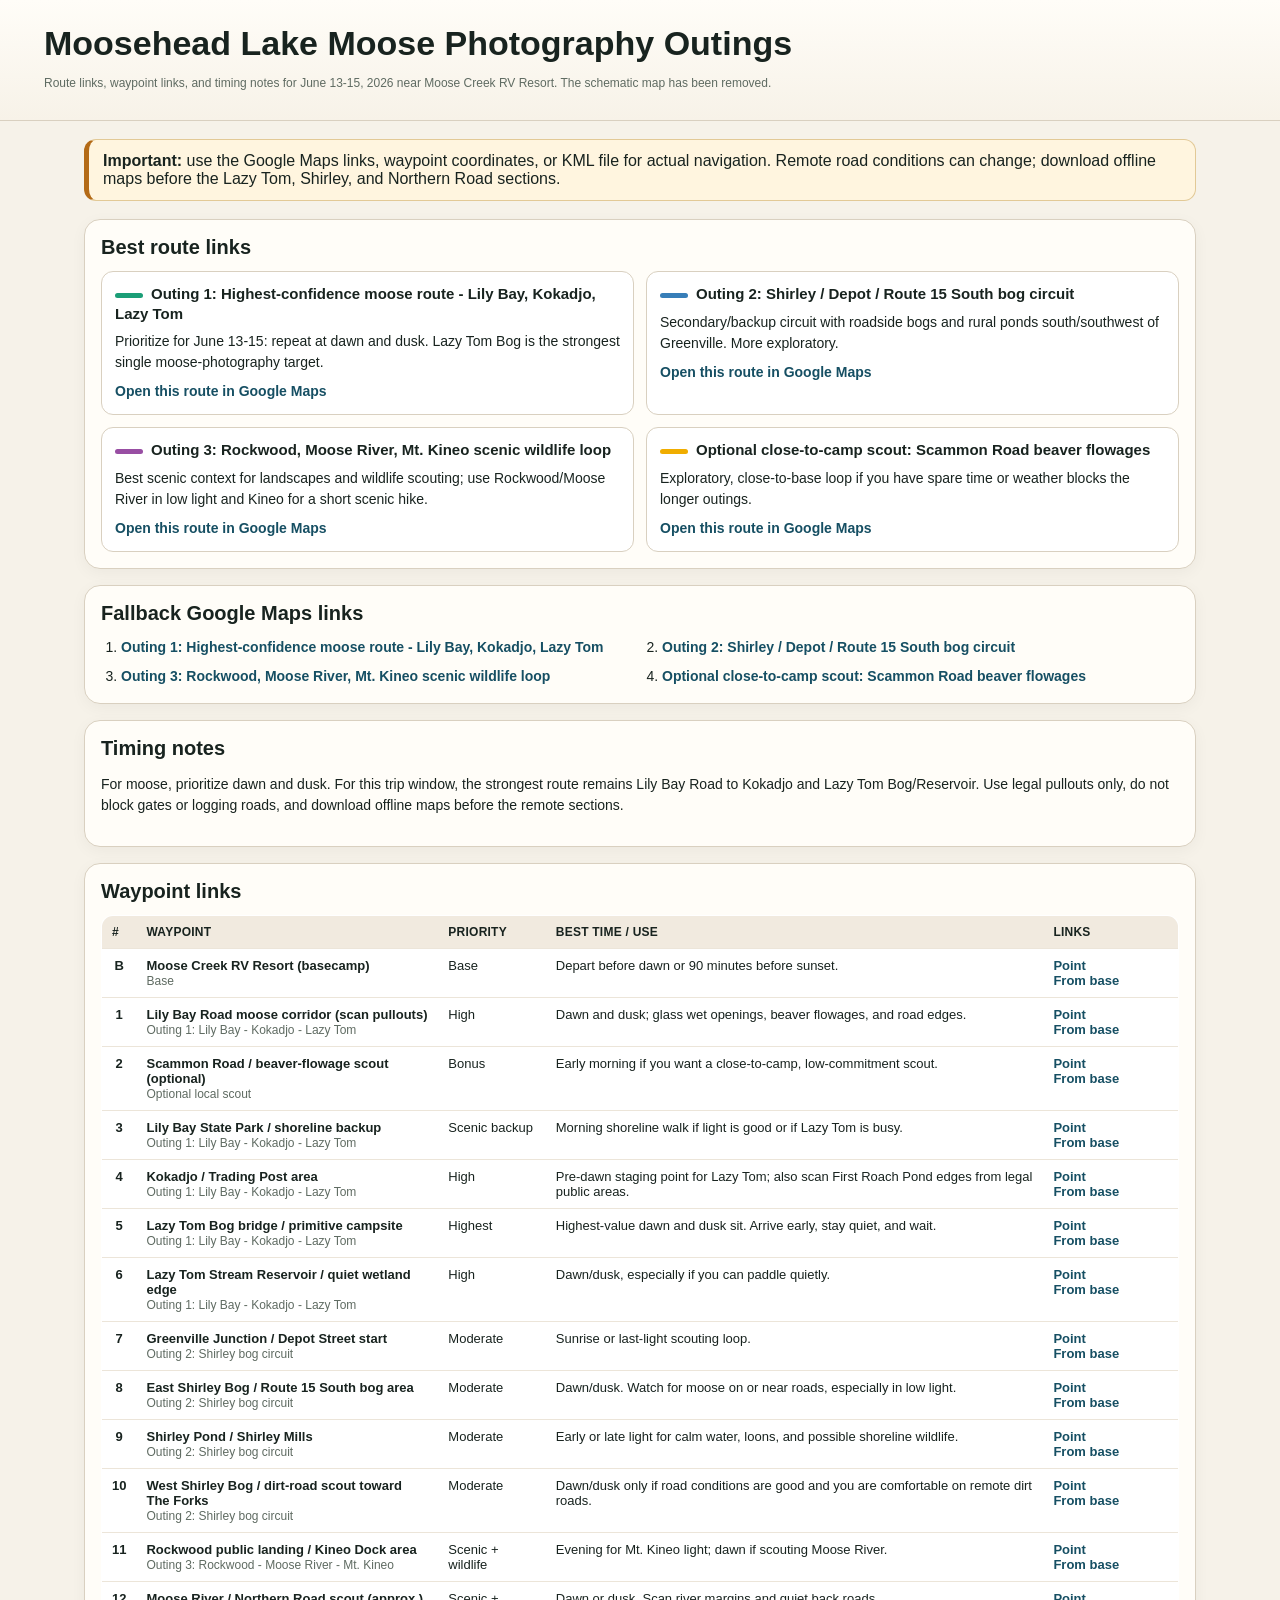
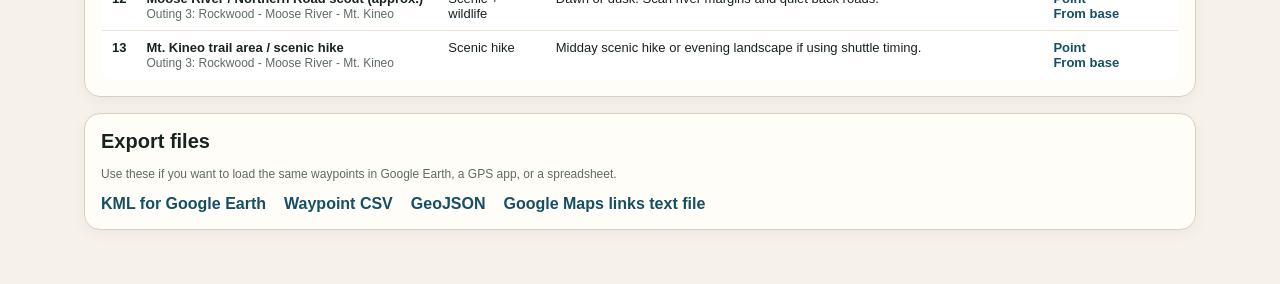
<file: assets/preview (moose viewing directions).html>
<!DOCTYPE html>
<html lang="en">
<head>
<meta charset="utf-8" />
<meta name="viewport" content="width=device-width, initial-scale=1.0" />
<title>Moosehead Lake Moose Photography Outings - Route Links and Waypoints</title>
<style>
  :root {
    --bg: #f6f2e9;
    --panel: #fffdf8;
    --ink: #18231f;
    --muted: #5f6b62;
    --line: #d9d0c0;
    --accent: #164f63;
    --notice: #fff5df;
  }
  * { box-sizing: border-box; }
  body {
    margin: 0;
    font-family: -apple-system, BlinkMacSystemFont, "Segoe UI", Roboto, Arial, sans-serif;
    color: var(--ink);
    background: var(--bg);
  }
  header {
    padding: 24px clamp(16px, 4vw, 44px) 16px;
    border-bottom: 1px solid var(--line);
    background: linear-gradient(180deg, #fffdf8 0%, #f7f2e8 100%);
  }
  h1 { margin: 0 0 8px; font-size: clamp(24px, 3vw, 34px); line-height: 1.12; }
  h2 { margin: 0 0 12px; font-size: 20px; }
  h3 { margin: 0 0 7px; font-size: 15px; line-height: 1.3; }
  p, li { font-size: 14px; line-height: 1.5; }
  a { color: var(--accent); font-weight: 650; text-decoration: none; }
  a:hover { text-decoration: underline; }
  .muted { color: var(--muted); font-size: 12px; }
  .page { max-width: 1180px; margin: 0 auto; padding: 18px clamp(14px, 3vw, 34px) 38px; }
  .notice {
    background: var(--notice);
    border: 1px solid #e2c996;
    border-left: 5px solid #b36a16;
    border-radius: 12px;
    padding: 12px 14px;
    margin: 0 0 18px;
  }
  .section {
    background: var(--panel);
    border: 1px solid var(--line);
    border-radius: 16px;
    padding: 16px;
    margin: 16px 0;
    box-shadow: 0 4px 16px rgba(0,0,0,0.045);
  }
  .route-grid { display: grid; grid-template-columns: repeat(2, minmax(0, 1fr)); gap: 12px; }
  .route-card {
    border: 1px solid var(--line);
    border-radius: 12px;
    padding: 12px 13px;
    margin: 0;
    background: #fff;
  }
  .route-card p { margin: 8px 0 0; }
  .route-swatch {
    display: inline-block;
    width: 28px;
    height: 5px;
    border-radius: 20px;
    background: var(--route-color);
    vertical-align: middle;
    margin-right: 8px;
  }
  .link-list { display: grid; grid-template-columns: repeat(2, minmax(0, 1fr)); gap: 8px 24px; padding-left: 20px; margin: 8px 0 0; }
  .link-list li { margin: 0; }
  .table-wrap { overflow-x: auto; }
  table { width: 100%; border-collapse: collapse; background: #fff; border: 1px solid var(--line); border-radius: 12px; overflow: hidden; }
  th, td { padding: 9px 10px; border-bottom: 1px solid #ece5d9; vertical-align: top; font-size: 13px; }
  tr:last-child td { border-bottom: 0; }
  th { background: #f1eadf; text-align: left; font-size: 12px; letter-spacing: .02em; text-transform: uppercase; }
  .num { font-weight: 800; width: 34px; text-align: center; }
  .links a { white-space: nowrap; margin-right: 10px; }
  .export-links { display: flex; flex-wrap: wrap; gap: 10px 18px; margin: 6px 0 0; }
  .export-links a { display: inline-block; }
  @media (max-width: 850px) {
    .route-grid, .link-list { grid-template-columns: 1fr; }
    th, td { font-size: 12.5px; }
  }
</style>
</head>
<body>
<header>
  <h1>Moosehead Lake Moose Photography Outings</h1>
  <p class="muted">Route links, waypoint links, and timing notes for June 13-15, 2026 near Moose Creek RV Resort. The schematic map has been removed.</p>
</header>
<main class="page">
  <div class="notice">
    <strong>Important:</strong> use the Google Maps links, waypoint coordinates, or KML file for actual navigation. Remote road conditions can change; download offline maps before the Lazy Tom, Shirley, and Northern Road sections.
  </div>

  <section class="section">
    <h2>Best route links</h2>
    <div class="route-grid">
      <section class="route-card" style="--route-color:#1b9e77">
<h3><span class="route-swatch"></span>Outing 1: Highest-confidence moose route - Lily Bay, Kokadjo, Lazy Tom</h3>
<p>Prioritize for June 13-15: repeat at dawn and dusk. Lazy Tom Bog is the strongest single moose-photography target.</p>
<p><a href="https://www.google.com/maps/dir/?api=1&amp;origin=45.4594727,-69.5682526&amp;destination=45.6981944,-69.4402171&amp;travelmode=driving&amp;waypoints=45.5358000,-69.5549000%7C45.5753220,-69.5442213%7C45.6711541,-69.4469980%7C45.6918616,-69.4348372" rel="noopener" target="_blank">Open this route in Google Maps</a></p>
</section>
<section class="route-card" style="--route-color:#377eb8">
<h3><span class="route-swatch"></span>Outing 2: Shirley / Depot / Route 15 South bog circuit</h3>
<p>Secondary/backup circuit with roadside bogs and rural ponds south/southwest of Greenville. More exploratory.</p>
<p><a href="https://www.google.com/maps/dir/?api=1&amp;origin=45.4594727,-69.5682526&amp;destination=45.4594727,-69.5682526&amp;travelmode=driving&amp;waypoints=45.4608797,-69.6161662%7C45.3953257,-69.6175544%7C45.3690701,-69.6212843%7C45.3732953,-69.6689358" rel="noopener" target="_blank">Open this route in Google Maps</a></p>
</section>
<section class="route-card" style="--route-color:#984ea3">
<h3><span class="route-swatch"></span>Outing 3: Rockwood, Moose River, Mt. Kineo scenic wildlife loop</h3>
<p>Best scenic context for landscapes and wildlife scouting; use Rockwood/Moose River in low light and Kineo for a short scenic hike.</p>
<p><a href="https://www.google.com/maps/dir/?api=1&amp;origin=45.4594727,-69.5682526&amp;destination=45.6998900,-69.7338830&amp;travelmode=driving&amp;waypoints=45.4608797,-69.6161662%7C45.6769000,-69.7380000%7C45.6724410,-69.7928660%7C45.6769000,-69.7380000" rel="noopener" target="_blank">Open this route in Google Maps</a></p>
</section>
<section class="route-card" style="--route-color:#f0ad00">
<h3><span class="route-swatch"></span>Optional close-to-camp scout: Scammon Road beaver flowages</h3>
<p>Exploratory, close-to-base loop if you have spare time or weather blocks the longer outings.</p>
<p><a href="https://www.google.com/maps/dir/?api=1&amp;origin=45.4594727,-69.5682526&amp;destination=45.5358000,-69.5549000&amp;travelmode=driving&amp;waypoints=45.4730000,-69.5605000" rel="noopener" target="_blank">Open this route in Google Maps</a></p>
</section>
    </div>
  </section>

  <section class="section">
    <h2>Fallback Google Maps links</h2>
    <ol class="link-list">
<li><a href="https://www.google.com/maps/dir/?api=1&amp;origin=45.4594727,-69.5682526&amp;destination=45.6981944,-69.4402171&amp;travelmode=driving&amp;waypoints=45.5358000,-69.5549000%7C45.5753220,-69.5442213%7C45.6711541,-69.4469980%7C45.6918616,-69.4348372" rel="noopener" target="_blank">Outing 1: Highest-confidence moose route - Lily Bay, Kokadjo, Lazy Tom</a></li>
<li><a href="https://www.google.com/maps/dir/?api=1&amp;origin=45.4594727,-69.5682526&amp;destination=45.4594727,-69.5682526&amp;travelmode=driving&amp;waypoints=45.4608797,-69.6161662%7C45.3953257,-69.6175544%7C45.3690701,-69.6212843%7C45.3732953,-69.6689358" rel="noopener" target="_blank">Outing 2: Shirley / Depot / Route 15 South bog circuit</a></li>
<li><a href="https://www.google.com/maps/dir/?api=1&amp;origin=45.4594727,-69.5682526&amp;destination=45.6998900,-69.7338830&amp;travelmode=driving&amp;waypoints=45.4608797,-69.6161662%7C45.6769000,-69.7380000%7C45.6724410,-69.7928660%7C45.6769000,-69.7380000" rel="noopener" target="_blank">Outing 3: Rockwood, Moose River, Mt. Kineo scenic wildlife loop</a></li>
<li><a href="https://www.google.com/maps/dir/?api=1&amp;origin=45.4594727,-69.5682526&amp;destination=45.5358000,-69.5549000&amp;travelmode=driving&amp;waypoints=45.4730000,-69.5605000" rel="noopener" target="_blank">Optional close-to-camp scout: Scammon Road beaver flowages</a></li>
</ol>
  </section>

  <section class="section">
    <h2>Timing notes</h2>
    <p>For moose, prioritize dawn and dusk. For this trip window, the strongest route remains Lily Bay Road to Kokadjo and Lazy Tom Bog/Reservoir. Use legal pullouts only, do not block gates or logging roads, and download offline maps before the remote sections.</p>
  </section>

  <section class="section">
    <h2>Waypoint links</h2>
    <div class="table-wrap">
      <table>
<thead><tr><th>#</th><th>Waypoint</th><th>Priority</th><th>Best time / use</th><th>Links</th></tr></thead>
<tbody>
<tr>
<td class="num">B</td>
<td><strong>Moose Creek RV Resort (basecamp)</strong><br/><span class="muted">Base</span></td>
<td>Base</td>
<td>Depart before dawn or 90 minutes before sunset.</td>
<td class="links"><a href="https://www.google.com/maps/search/?api=1&amp;query=45.4594727,-69.5682526" rel="noopener" target="_blank">Point</a> <a href="https://www.google.com/maps/dir/?api=1&amp;origin=45.4594727,-69.5682526&amp;destination=45.4594727,-69.5682526&amp;travelmode=driving" rel="noopener" target="_blank">From base</a></td>
</tr>
<tr>
<td class="num">1</td>
<td><strong>Lily Bay Road moose corridor (scan pullouts)</strong><br/><span class="muted">Outing 1: Lily Bay - Kokadjo - Lazy Tom</span></td>
<td>High</td>
<td>Dawn and dusk; glass wet openings, beaver flowages, and road edges.</td>
<td class="links"><a href="https://www.google.com/maps/search/?api=1&amp;query=45.5358000,-69.5549000" rel="noopener" target="_blank">Point</a> <a href="https://www.google.com/maps/dir/?api=1&amp;origin=45.4594727,-69.5682526&amp;destination=45.5358000,-69.5549000&amp;travelmode=driving" rel="noopener" target="_blank">From base</a></td>
</tr>
<tr>
<td class="num">2</td>
<td><strong>Scammon Road / beaver-flowage scout (optional)</strong><br/><span class="muted">Optional local scout</span></td>
<td>Bonus</td>
<td>Early morning if you want a close-to-camp, low-commitment scout.</td>
<td class="links"><a href="https://www.google.com/maps/search/?api=1&amp;query=45.4730000,-69.5605000" rel="noopener" target="_blank">Point</a> <a href="https://www.google.com/maps/dir/?api=1&amp;origin=45.4594727,-69.5682526&amp;destination=45.4730000,-69.5605000&amp;travelmode=driving" rel="noopener" target="_blank">From base</a></td>
</tr>
<tr>
<td class="num">3</td>
<td><strong>Lily Bay State Park / shoreline backup</strong><br/><span class="muted">Outing 1: Lily Bay - Kokadjo - Lazy Tom</span></td>
<td>Scenic backup</td>
<td>Morning shoreline walk if light is good or if Lazy Tom is busy.</td>
<td class="links"><a href="https://www.google.com/maps/search/?api=1&amp;query=45.5753220,-69.5442213" rel="noopener" target="_blank">Point</a> <a href="https://www.google.com/maps/dir/?api=1&amp;origin=45.4594727,-69.5682526&amp;destination=45.5753220,-69.5442213&amp;travelmode=driving" rel="noopener" target="_blank">From base</a></td>
</tr>
<tr>
<td class="num">4</td>
<td><strong>Kokadjo / Trading Post area</strong><br/><span class="muted">Outing 1: Lily Bay - Kokadjo - Lazy Tom</span></td>
<td>High</td>
<td>Pre-dawn staging point for Lazy Tom; also scan First Roach Pond edges from legal public areas.</td>
<td class="links"><a href="https://www.google.com/maps/search/?api=1&amp;query=45.6711541,-69.4469980" rel="noopener" target="_blank">Point</a> <a href="https://www.google.com/maps/dir/?api=1&amp;origin=45.4594727,-69.5682526&amp;destination=45.6711541,-69.4469980&amp;travelmode=driving" rel="noopener" target="_blank">From base</a></td>
</tr>
<tr>
<td class="num">5</td>
<td><strong>Lazy Tom Bog bridge / primitive campsite</strong><br/><span class="muted">Outing 1: Lily Bay - Kokadjo - Lazy Tom</span></td>
<td>Highest</td>
<td>Highest-value dawn and dusk sit. Arrive early, stay quiet, and wait.</td>
<td class="links"><a href="https://www.google.com/maps/search/?api=1&amp;query=45.6918616,-69.4348372" rel="noopener" target="_blank">Point</a> <a href="https://www.google.com/maps/dir/?api=1&amp;origin=45.4594727,-69.5682526&amp;destination=45.6918616,-69.4348372&amp;travelmode=driving" rel="noopener" target="_blank">From base</a></td>
</tr>
<tr>
<td class="num">6</td>
<td><strong>Lazy Tom Stream Reservoir / quiet wetland edge</strong><br/><span class="muted">Outing 1: Lily Bay - Kokadjo - Lazy Tom</span></td>
<td>High</td>
<td>Dawn/dusk, especially if you can paddle quietly.</td>
<td class="links"><a href="https://www.google.com/maps/search/?api=1&amp;query=45.6981944,-69.4402171" rel="noopener" target="_blank">Point</a> <a href="https://www.google.com/maps/dir/?api=1&amp;origin=45.4594727,-69.5682526&amp;destination=45.6981944,-69.4402171&amp;travelmode=driving" rel="noopener" target="_blank">From base</a></td>
</tr>
<tr>
<td class="num">7</td>
<td><strong>Greenville Junction / Depot Street start</strong><br/><span class="muted">Outing 2: Shirley bog circuit</span></td>
<td>Moderate</td>
<td>Sunrise or last-light scouting loop.</td>
<td class="links"><a href="https://www.google.com/maps/search/?api=1&amp;query=45.4608797,-69.6161662" rel="noopener" target="_blank">Point</a> <a href="https://www.google.com/maps/dir/?api=1&amp;origin=45.4594727,-69.5682526&amp;destination=45.4608797,-69.6161662&amp;travelmode=driving" rel="noopener" target="_blank">From base</a></td>
</tr>
<tr>
<td class="num">8</td>
<td><strong>East Shirley Bog / Route 15 South bog area</strong><br/><span class="muted">Outing 2: Shirley bog circuit</span></td>
<td>Moderate</td>
<td>Dawn/dusk. Watch for moose on or near roads, especially in low light.</td>
<td class="links"><a href="https://www.google.com/maps/search/?api=1&amp;query=45.3953257,-69.6175544" rel="noopener" target="_blank">Point</a> <a href="https://www.google.com/maps/dir/?api=1&amp;origin=45.4594727,-69.5682526&amp;destination=45.3953257,-69.6175544&amp;travelmode=driving" rel="noopener" target="_blank">From base</a></td>
</tr>
<tr>
<td class="num">9</td>
<td><strong>Shirley Pond / Shirley Mills</strong><br/><span class="muted">Outing 2: Shirley bog circuit</span></td>
<td>Moderate</td>
<td>Early or late light for calm water, loons, and possible shoreline wildlife.</td>
<td class="links"><a href="https://www.google.com/maps/search/?api=1&amp;query=45.3690701,-69.6212843" rel="noopener" target="_blank">Point</a> <a href="https://www.google.com/maps/dir/?api=1&amp;origin=45.4594727,-69.5682526&amp;destination=45.3690701,-69.6212843&amp;travelmode=driving" rel="noopener" target="_blank">From base</a></td>
</tr>
<tr>
<td class="num">10</td>
<td><strong>West Shirley Bog / dirt-road scout toward The Forks</strong><br/><span class="muted">Outing 2: Shirley bog circuit</span></td>
<td>Moderate</td>
<td>Dawn/dusk only if road conditions are good and you are comfortable on remote dirt roads.</td>
<td class="links"><a href="https://www.google.com/maps/search/?api=1&amp;query=45.3732953,-69.6689358" rel="noopener" target="_blank">Point</a> <a href="https://www.google.com/maps/dir/?api=1&amp;origin=45.4594727,-69.5682526&amp;destination=45.3732953,-69.6689358&amp;travelmode=driving" rel="noopener" target="_blank">From base</a></td>
</tr>
<tr>
<td class="num">11</td>
<td><strong>Rockwood public landing / Kineo Dock area</strong><br/><span class="muted">Outing 3: Rockwood - Moose River - Mt. Kineo</span></td>
<td>Scenic + wildlife</td>
<td>Evening for Mt. Kineo light; dawn if scouting Moose River.</td>
<td class="links"><a href="https://www.google.com/maps/search/?api=1&amp;query=45.6769000,-69.7380000" rel="noopener" target="_blank">Point</a> <a href="https://www.google.com/maps/dir/?api=1&amp;origin=45.4594727,-69.5682526&amp;destination=45.6769000,-69.7380000&amp;travelmode=driving" rel="noopener" target="_blank">From base</a></td>
</tr>
<tr>
<td class="num">12</td>
<td><strong>Moose River / Northern Road scout (approx.)</strong><br/><span class="muted">Outing 3: Rockwood - Moose River - Mt. Kineo</span></td>
<td>Scenic + wildlife</td>
<td>Dawn or dusk. Scan river margins and quiet back roads.</td>
<td class="links"><a href="https://www.google.com/maps/search/?api=1&amp;query=45.6724410,-69.7928660" rel="noopener" target="_blank">Point</a> <a href="https://www.google.com/maps/dir/?api=1&amp;origin=45.4594727,-69.5682526&amp;destination=45.6724410,-69.7928660&amp;travelmode=driving" rel="noopener" target="_blank">From base</a></td>
</tr>
<tr>
<td class="num">13</td>
<td><strong>Mt. Kineo trail area / scenic hike</strong><br/><span class="muted">Outing 3: Rockwood - Moose River - Mt. Kineo</span></td>
<td>Scenic hike</td>
<td>Midday scenic hike or evening landscape if using shuttle timing.</td>
<td class="links"><a href="https://www.google.com/maps/search/?api=1&amp;query=45.6998900,-69.7338830" rel="noopener" target="_blank">Point</a> <a href="https://www.google.com/maps/dir/?api=1&amp;origin=45.4594727,-69.5682526&amp;destination=45.6998900,-69.7338830&amp;travelmode=driving" rel="noopener" target="_blank">From base</a></td>
</tr>
</tbody>
</table>
    </div>
  </section>

  <section class="section">
    <h2>Export files</h2>
    <p class="muted">Use these if you want to load the same waypoints in Google Earth, a GPS app, or a spreadsheet.</p>
    <div class="export-links">
      <a href="moosehead_moose_outings.kml">KML for Google Earth</a>
      <a href="moosehead_moose_outings_waypoints.csv">Waypoint CSV</a>
      <a href="moosehead_moose_outings.geojson">GeoJSON</a>
      <a href="moosehead_google_maps_links.md">Google Maps links text file</a>
    </div>
  </section>
</main>
</body>
</html>
</file>
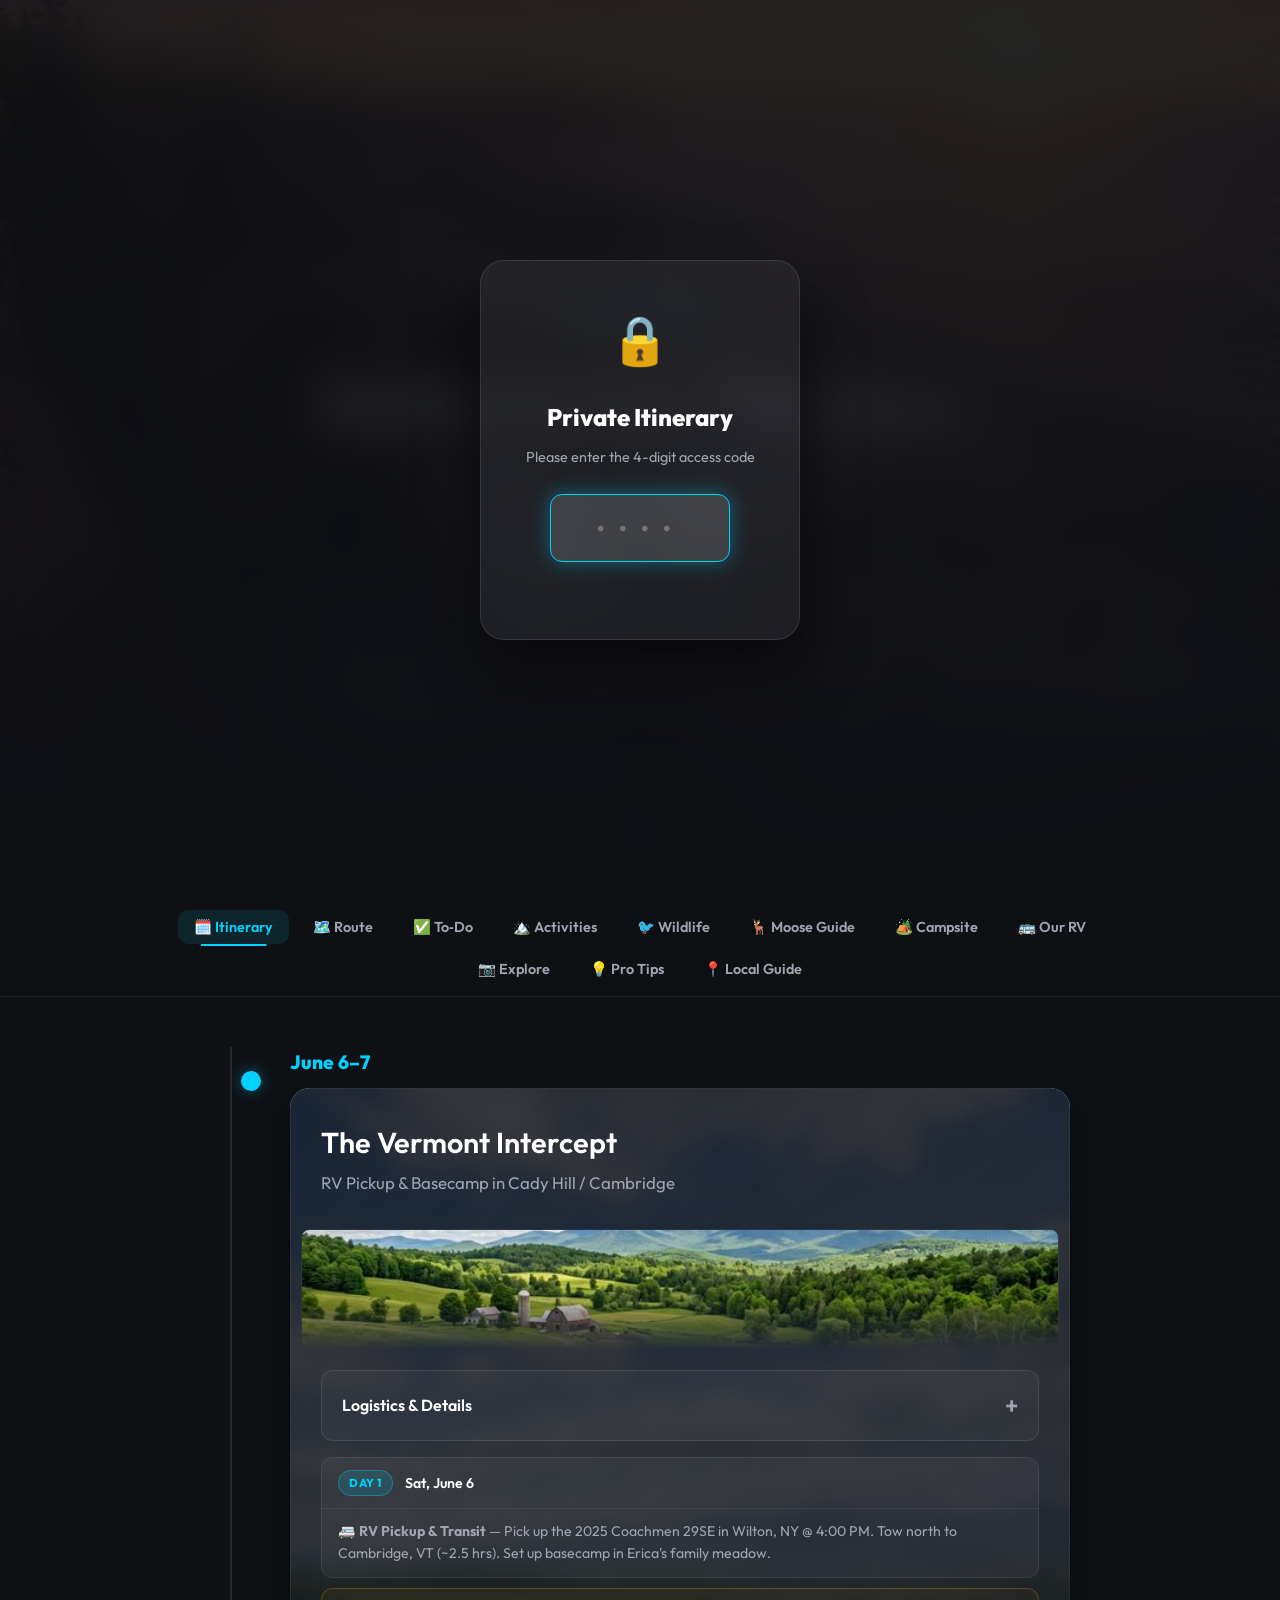
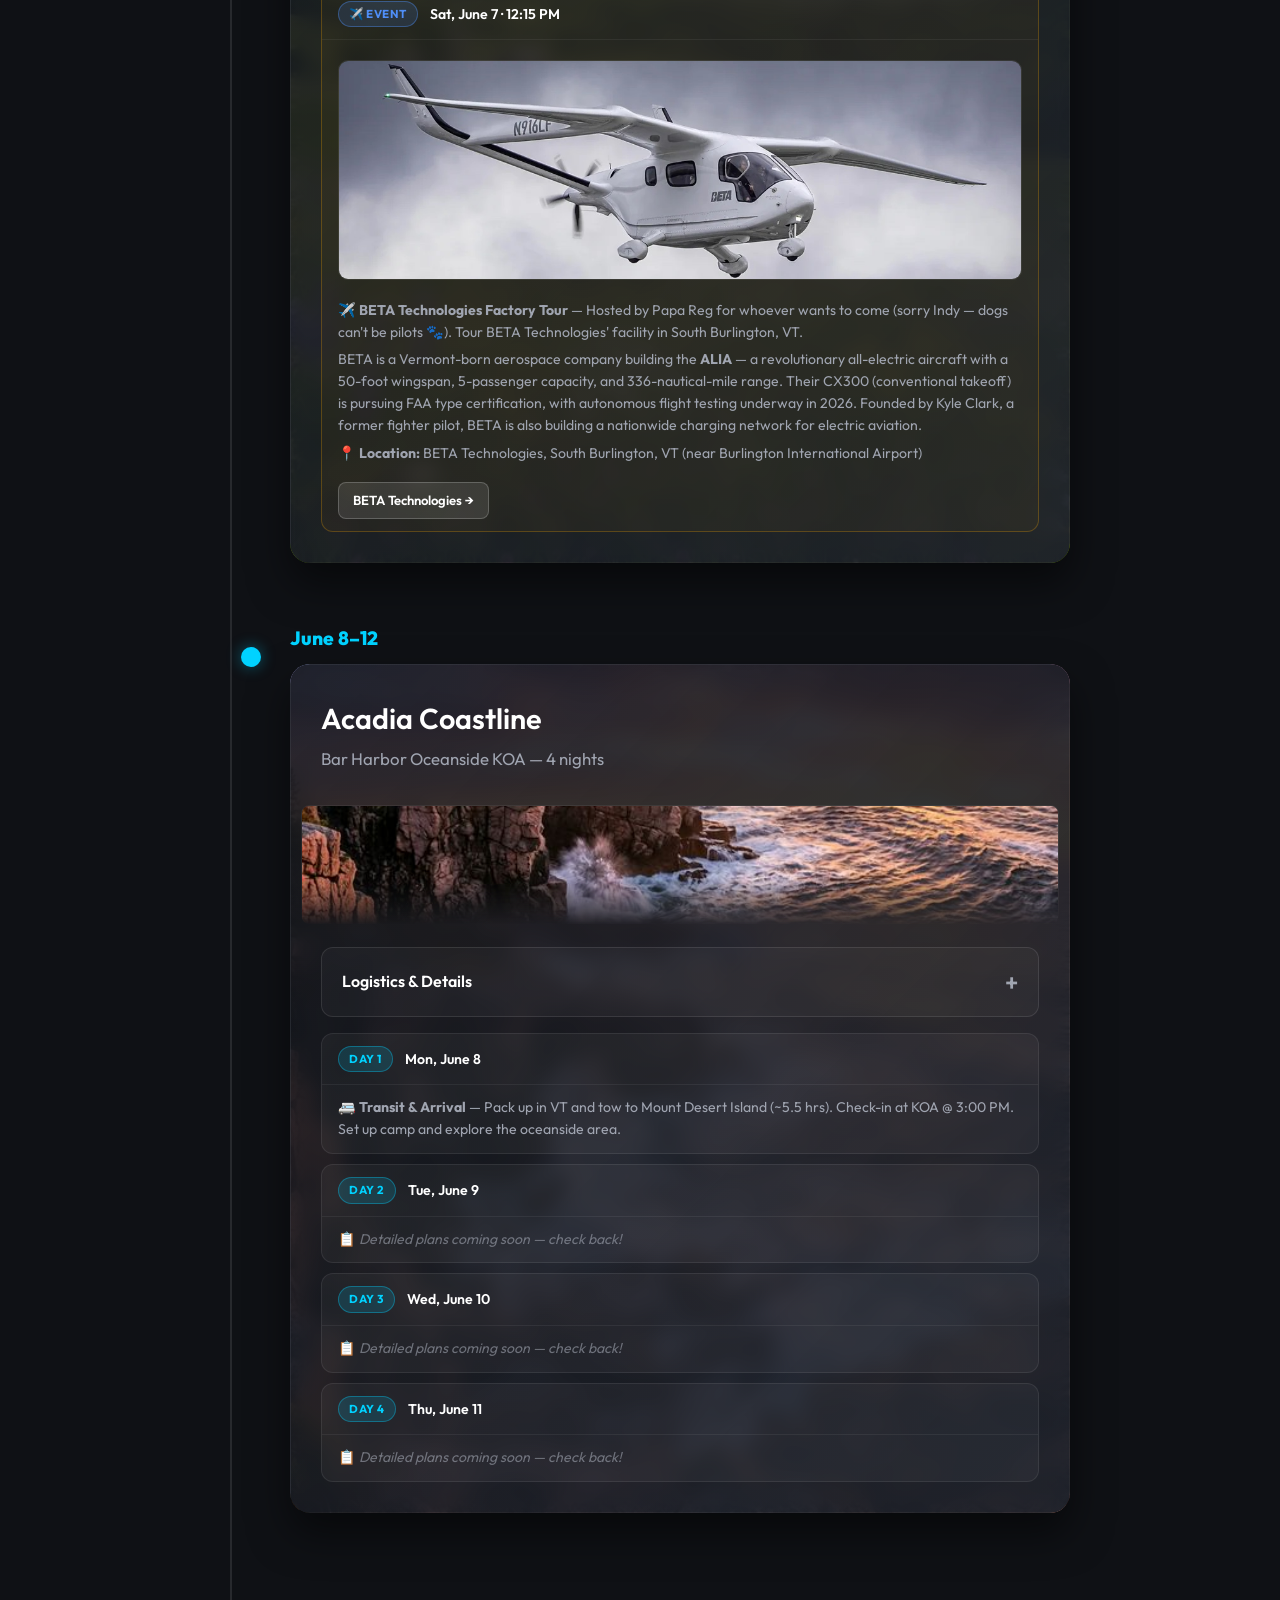
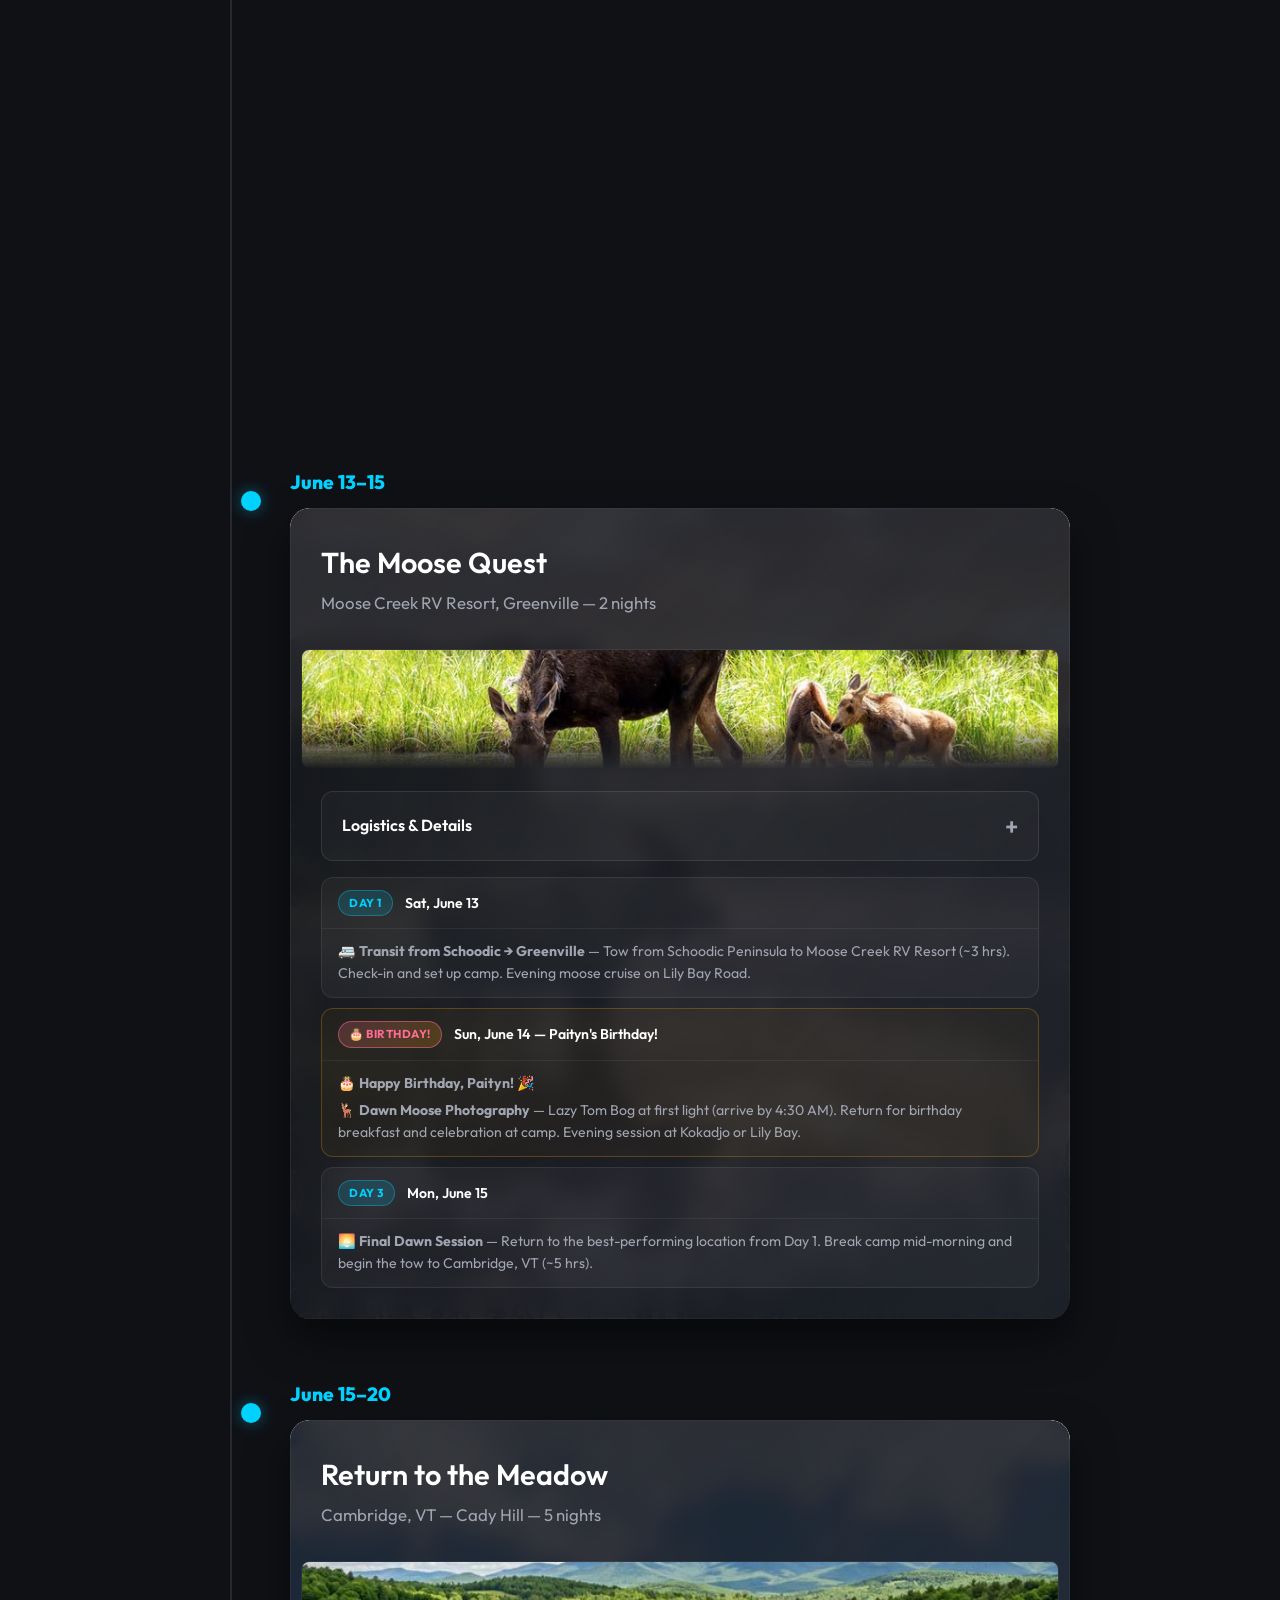
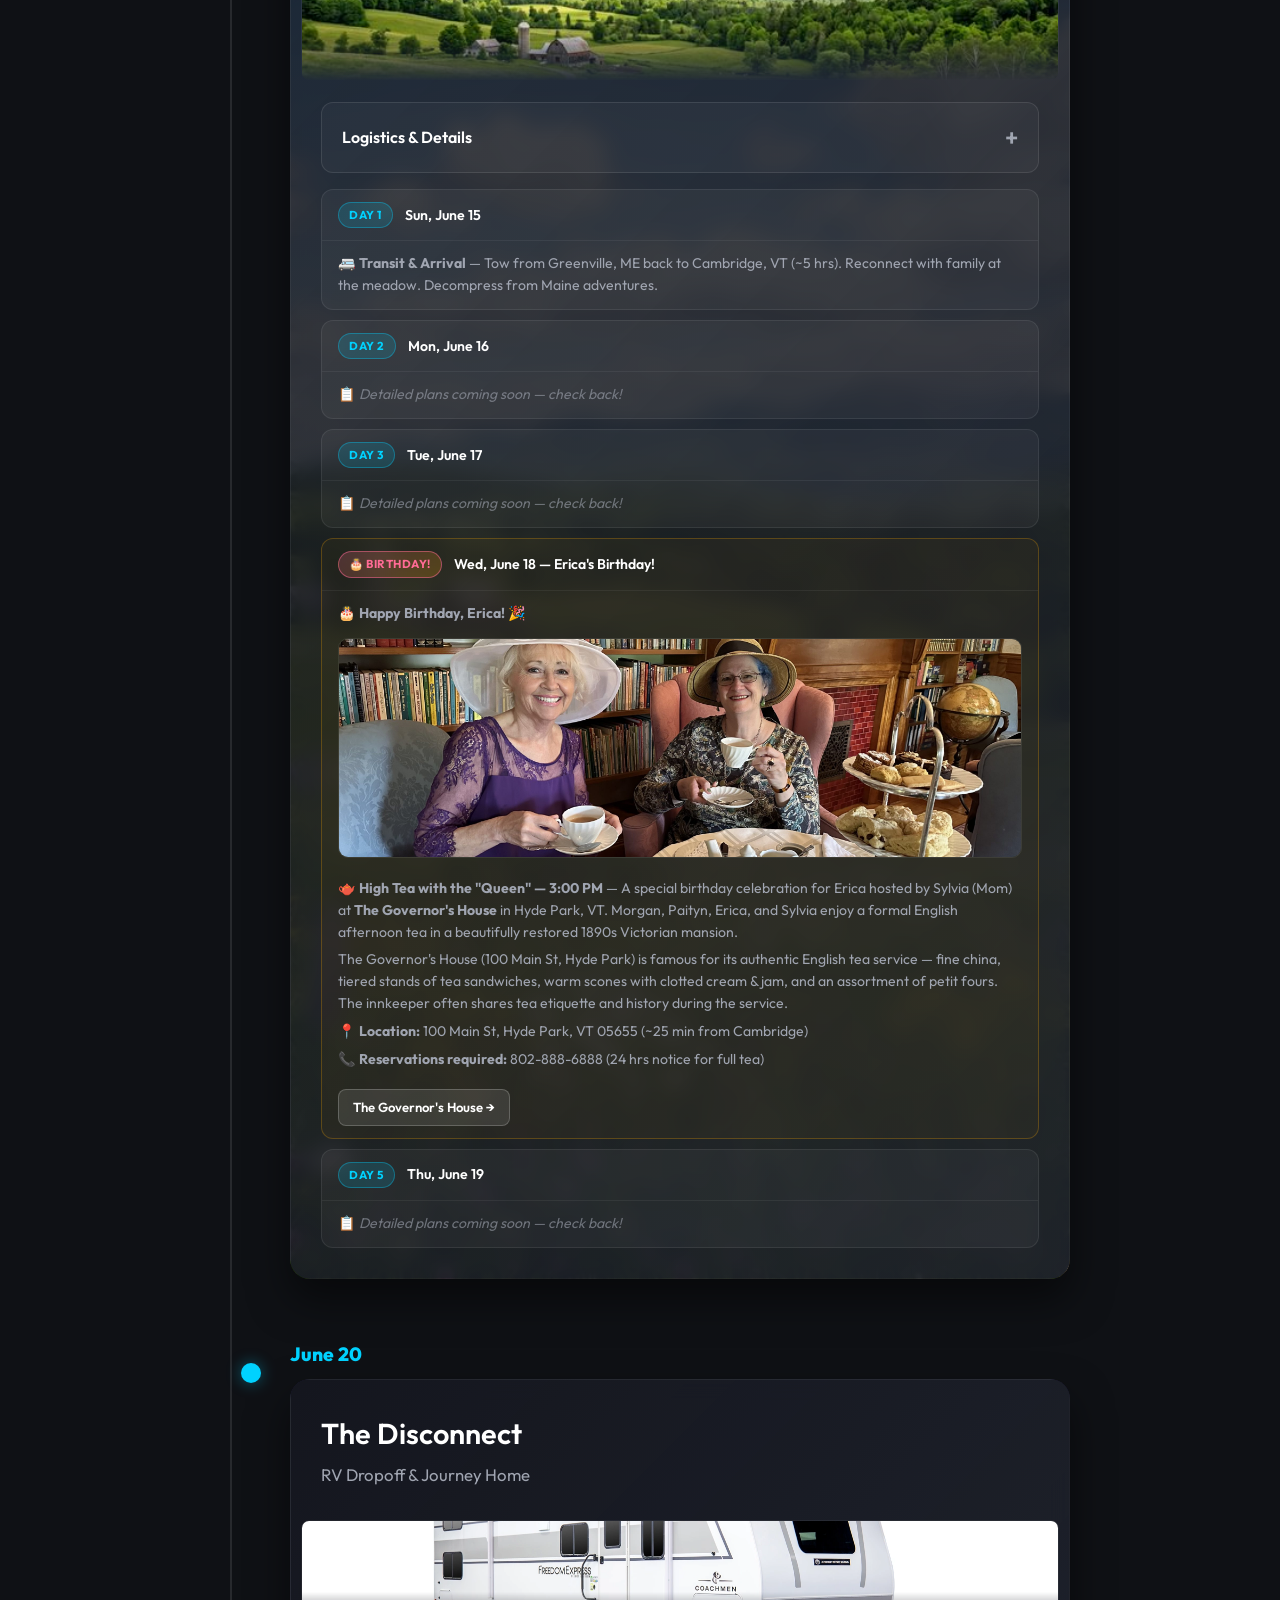
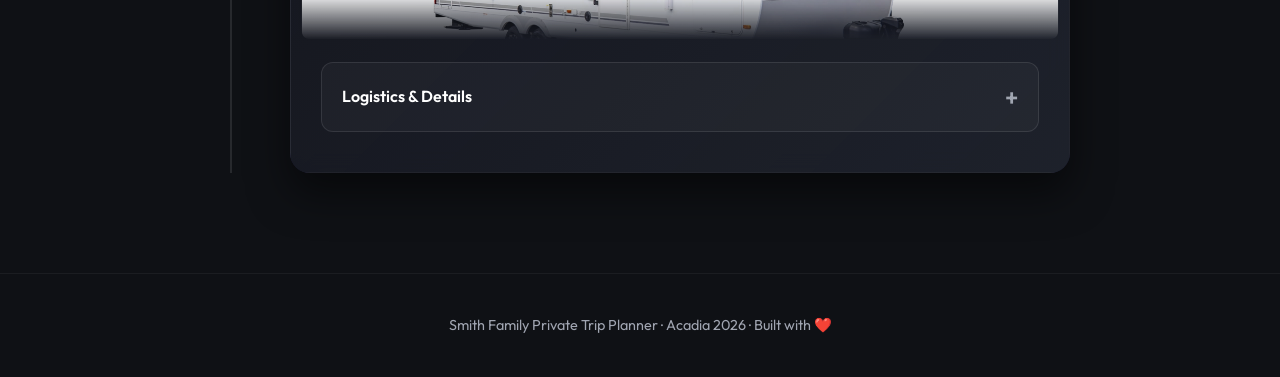
<file: trip-webapp/index-HSBIOCHEM54A6.html>
<!DOCTYPE html>
<html lang="en">
<head>
    <meta charset="UTF-8">
    <meta name="viewport" content="width=device-width, initial-scale=1.0">
    <title>Smith Family Vacation: Cady Hill & Acadia 2026</title>
    <meta name="description" content="Smith Family private trip planner for the 2026 Acadia & Vermont vacation.">
    <link rel="stylesheet" href="style.css?v=20260511">
    <link rel="preconnect" href="https://fonts.googleapis.com">
    <link rel="preconnect" href="https://fonts.gstatic.com" crossorigin>
    <link href="https://fonts.googleapis.com/css2?family=Outfit:wght@300;400;600;800&display=swap" rel="stylesheet">
</head>
<body class="locked">

    <!-- Passcode Overlay -->
    <div id="passcode-overlay">
        <div class="passcode-content">
            <div class="lock-icon">🔒</div>
            <h2>Private Itinerary</h2>
            <p>Please enter the 4-digit access code</p>
            <div class="passcode-input-container">
                <input type="password" id="passcode-input" maxlength="4" placeholder="••••" autofocus>
            </div>
            <div id="passcode-error">Incorrect code. Try again.</div>
        </div>
    </div>

    <!-- Hero -->
    <header class="hero">
        <div class="hero-bg" style="background-image: url('assets/acadia.png');"></div>
        <div class="hero-overlay"></div>
        <div class="hero-content">
            <div class="hero-badge">June 6 – 20 · 2026</div>
            <h1>Smith Family Vacation</h1>
            <h2>Cady Hill & Acadia National Park</h2>
            <p class="hero-sub">6 people · 1 golden retriever · 1 epic RV adventure</p>
            <div class="countdown" id="trip-countdown"></div>
        </div>
        <div class="scroll-indicator" id="scroll-down">↓</div>
    </header>

    <!-- Tab Navigation -->
    <nav class="tab-nav" id="tab-nav">
        <div class="tab-nav-inner">
            <button class="tab-btn active" data-tab="itinerary" id="tab-btn-itinerary">🗓️ Itinerary</button>
            <button class="tab-btn" data-tab="route" id="tab-btn-route">🗺️ Route</button>
            <button class="tab-btn" data-tab="todo" id="tab-btn-todo">✅ To‑Do</button>
            <button class="tab-btn" data-tab="activities" id="tab-btn-activities">🏔️ Activities</button>
            <button class="tab-btn" data-tab="wildlife" id="tab-btn-wildlife">🐦 Wildlife</button>
            <button class="tab-btn" data-tab="moose" id="tab-btn-moose">🦌 Moose Guide</button>
            <button class="tab-btn" data-tab="campsite" id="tab-btn-campsite">🏕️ Campsite</button>
            <button class="tab-btn" data-tab="rv" id="tab-btn-rv">🚌 Our RV</button>
            <button class="tab-btn" data-tab="explore" id="tab-btn-explore">📷 Explore</button>
            <button class="tab-btn" data-tab="tips" id="tab-btn-tips">💡 Pro Tips</button>
            <button class="tab-btn" data-tab="local" id="tab-btn-local">📍 Local Guide</button>
        </div>
    </nav>

    <main class="tab-content-wrapper">

        <!-- ===================== TAB: ITINERARY ===================== -->
        <section class="tab-panel active" id="tab-itinerary">
            <div class="timeline-container">

                <div class="timeline-event verified">
                    <div class="timeline-dot"></div>
                    <div class="timeline-date">June 6–7</div>
                    <div class="timeline-card">
                        <div class="card-bg" style="background-image: url('assets/vermont.png')"></div>
                        <div class="card-glass">
                            <h3>The Vermont Intercept</h3>
                            <p class="subtitle">RV Pickup & Basecamp in Cady Hill / Cambridge</p>
                            <img src="assets/vermont.png" alt="Green Mountains, Vermont" class="card-hero-img" loading="lazy">
                            <details>
                                <summary>Logistics & Details</summary>
                                <div class="details-content">
                                    <p><strong>Pickup Date:</strong> Saturday, June 6 @ 4:00 PM</p>
                                    <p><strong>Location:</strong> Brandon's XL Bunkhouse<br>13 Burnham Rd, Wilton, NY 12831</p>
                                    <p><strong>RV Model:</strong> 2025 Coachmen Freedom Express Select 29SE</p>
                                    <p><strong>Action:</strong> Tow north to Cambridge, VT and set up basecamp in Erica's family meadow.</p>
                                    <a href="https://rvshare.com/rvs/details/1764845" target="_blank" class="btn">View RV Listing</a>
                                    <a href="#" class="btn btn-sm itinerary-link" data-goto="rv">🚌 Our RV Details</a>
                                </div>
                            </details>
                            <div class="day-plans">
                                <div class="day-plan-card">
                                    <div class="day-plan-header"><span class="day-badge">Day 1</span><span class="day-date">Sat, June 6</span></div>
                                    <div class="day-plan-body">
                                        <p>🚐 <strong>RV Pickup & Transit</strong> — Pick up the 2025 Coachmen 29SE in Wilton, NY @ 4:00 PM. Tow north to Cambridge, VT (~2.5 hrs). Set up basecamp in Erica's family meadow.</p>
                                    </div>
                                </div>
                                <div class="day-plan-card special-event">
                                    <div class="day-plan-header"><span class="day-badge event">✈️ Event</span><span class="day-date">Sat, June 7 · 12:15 PM</span></div>
                                    <div class="day-plan-body">
                                        <img src="assets/beta_technologies.jpg" alt="BETA Technologies ALIA Electric Aircraft" class="day-plan-img" loading="lazy">
                                        <p>✈️ <strong>BETA Technologies Factory Tour</strong> — Hosted by Papa Reg for whoever wants to come (sorry Indy — dogs can't be pilots 🐾). Tour BETA Technologies' facility in South Burlington, VT.</p>
                                        <p>BETA is a Vermont-born aerospace company building the <strong>ALIA</strong> — a revolutionary all-electric aircraft with a 50-foot wingspan, 5-passenger capacity, and 336-nautical-mile range. Their CX300 (conventional takeoff) is pursuing FAA type certification, with autonomous flight testing underway in 2026. Founded by Kyle Clark, a former fighter pilot, BETA is also building a nationwide charging network for electric aviation.</p>
                                        <p>📍 <strong>Location:</strong> BETA Technologies, South Burlington, VT (near Burlington International Airport)</p>
                                        <a href="https://beta.team/" target="_blank" class="btn btn-sm">BETA Technologies →</a>
                                    </div>
                                </div>
                            </div>
                        </div>
                    </div>
                </div>

                <div class="timeline-event verified">
                    <div class="timeline-dot"></div>
                    <div class="timeline-date">June 8–12</div>
                    <div class="timeline-card">
                        <div class="card-bg" style="background-image: url('assets/acadia.png')"></div>
                        <div class="card-glass">
                            <h3>Acadia Coastline</h3>
                            <p class="subtitle">Bar Harbor Oceanside KOA — 4 nights</p>
                            <img src="assets/acadia.png" alt="Acadia National Park coastline" class="card-hero-img" loading="lazy">
                            <details>
                                <summary>Logistics & Details</summary>
                                <div class="details-content">
                                    <p><strong>Check-in:</strong> Monday, June 8 @ 3:00 PM</p>
                                    <p><strong>Check-out:</strong> Friday, June 12 @ 11:00 AM</p>
                                    <p><strong>Reservation:</strong> #21555510</p>
                                    <p><strong>Site:</strong> Oceans Edge (Back In, 30/20 Amps, Water/Electric)</p>
                                    <a href="#" class="btn btn-sm itinerary-link" data-goto="campsite">🏕️ Campsite Details</a>
                                    <a href="#" class="btn btn-sm itinerary-link" data-goto="activities">🏔️ Activities</a>
                                    <a href="#" class="btn btn-sm itinerary-link" data-goto="wildlife">🐦 Wildlife & Tours</a>
                                </div>
                            </details>
                            <div class="day-plans">
                                <div class="day-plan-card">
                                    <div class="day-plan-header"><span class="day-badge">Day 1</span><span class="day-date">Mon, June 8</span></div>
                                    <div class="day-plan-body">
                                        <p>🚐 <strong>Transit & Arrival</strong> — Pack up in VT and tow to Mount Desert Island (~5.5 hrs). Check-in at KOA @ 3:00 PM. Set up camp and explore the oceanside area.</p>
                                    </div>
                                </div>
                                <div class="day-plan-card">
                                    <div class="day-plan-header"><span class="day-badge">Day 2</span><span class="day-date">Tue, June 9</span></div>
                                    <div class="day-plan-body">
                                        <p>📋 <em>Detailed plans coming soon — check back!</em></p>
                                    </div>
                                </div>
                                <div class="day-plan-card">
                                    <div class="day-plan-header"><span class="day-badge">Day 3</span><span class="day-date">Wed, June 10</span></div>
                                    <div class="day-plan-body">
                                        <p>📋 <em>Detailed plans coming soon — check back!</em></p>
                                    </div>
                                </div>
                                <div class="day-plan-card">
                                    <div class="day-plan-header"><span class="day-badge">Day 4</span><span class="day-date">Thu, June 11</span></div>
                                    <div class="day-plan-body">
                                        <p>📋 <em>Detailed plans coming soon — check back!</em></p>
                                    </div>
                                </div>
                            </div>
                        </div>
                    </div>
                </div>

                <div class="timeline-event verified">
                    <div class="timeline-dot"></div>
                    <div class="timeline-date">June 12–13</div>
                    <div class="timeline-card">
                        <div class="card-bg" style="background-image: url('assets/acadia.png')"></div>
                        <div class="card-glass">
                            <h3>Schoodic Peninsula</h3>
                            <p class="subtitle">Schoodic Woods Campground (NPS) — 1 night</p>
                            <img src="assets/schoodic_ravens_nest.jpg" alt="Raven's Nest, Schoodic Peninsula" class="card-hero-img" loading="lazy">
                            <details>
                                <summary>Logistics & Details</summary>
                                <div class="details-content">
                                    <p><strong>Check-in:</strong> Friday, June 12 @ 12:00 PM</p>
                                    <p><strong>Check-out:</strong> Saturday, June 13 @ 10:00 AM</p>
                                    <p><strong>Reservation:</strong> #0846047182-1</p>
                                    <p><strong>Site:</strong> B32, B-Loop (RV Electric + Water Hookup, up to 35 ft)</p>
                                    <p><strong>Plans:</strong> Raven's Nest sunset photography, quieter side of Acadia, Schoodic Point Loop Drive, stargazing.</p>
                                    <a href="https://www.nps.gov/acad/planyourvisit/schoodic-woods-campground.htm" target="_blank" class="btn">NPS Schoodic Info</a>
                                    <a href="#" class="btn btn-sm itinerary-link" data-goto="campsite">🏕️ Campsite Details</a>
                                </div>
                            </details>
                        </div>
                    </div>
                </div>

                <div class="timeline-event verified">
                    <div class="timeline-dot"></div>
                    <div class="timeline-date">June 13–15</div>
                    <div class="timeline-card">
                        <div class="card-bg" style="background-image: url('assets/moose_photography.png')"></div>
                        <div class="card-glass">
                            <h3>The Moose Quest</h3>
                            <p class="subtitle">Moose Creek RV Resort, Greenville — 2 nights</p>
                            <img src="assets/moosehead_moose.jpg" alt="Moose at Moosehead Lake, Maine" class="card-hero-img" loading="lazy">
                            <details>
                                <summary>Logistics & Details</summary>
                                <div class="details-content">
                                    <p><strong>Check-in:</strong> Saturday, June 13</p>
                                    <p><strong>Check-out:</strong> Monday, June 15</p>
                                    <p><strong>Reservation:</strong> #9644 (David Smith)</p>
                                    <p><strong>Site:</strong> 112 — 30/50 FHU Premium Site</p>
                                    <p><strong>Location:</strong> 58 E Rd, Greenville, ME</p>
                                    <p><strong>Plans:</strong> Moose photography at Lazy Tom Bog (sunrise & dusk), Kokadjo village, Lily Bay State Park, Prong Pond Trail. See the 🦌 Moose Guide tab for the full photography plan!</p>
                                    <a href="#" class="btn btn-sm itinerary-link" data-goto="campsite">🏕️ Campsite Details</a>
                                    <a href="#" class="btn btn-sm itinerary-link" data-goto="moose">🦌 Moose Guide</a>
                                </div>
                            </details>
                            <div class="day-plans">
                                <div class="day-plan-card">
                                    <div class="day-plan-header"><span class="day-badge">Day 1</span><span class="day-date">Sat, June 13</span></div>
                                    <div class="day-plan-body">
                                        <p>🚐 <strong>Transit from Schoodic → Greenville</strong> — Tow from Schoodic Peninsula to Moose Creek RV Resort (~3 hrs). Check-in and set up camp. Evening moose cruise on Lily Bay Road.</p>
                                    </div>
                                </div>
                                <div class="day-plan-card special-event">
                                    <div class="day-plan-header"><span class="day-badge birthday">🎂 Birthday!</span><span class="day-date">Sun, June 14 — Paityn's Birthday!</span></div>
                                    <div class="day-plan-body">
                                        <p>🎂 <strong>Happy Birthday, Paityn!</strong> 🎉</p>
                                        <p>🦌 <strong>Dawn Moose Photography</strong> — Lazy Tom Bog at first light (arrive by 4:30 AM). Return for birthday breakfast and celebration at camp. Evening session at Kokadjo or Lily Bay.</p>
                                    </div>
                                </div>
                                <div class="day-plan-card">
                                    <div class="day-plan-header"><span class="day-badge">Day 3</span><span class="day-date">Mon, June 15</span></div>
                                    <div class="day-plan-body">
                                        <p>🌅 <strong>Final Dawn Session</strong> — Return to the best-performing location from Day 1. Break camp mid-morning and begin the tow to Cambridge, VT (~5 hrs).</p>
                                    </div>
                                </div>
                            </div>
                        </div>
                    </div>
                </div>

                <div class="timeline-event verified">
                    <div class="timeline-dot"></div>
                    <div class="timeline-date">June 15–20</div>
                    <div class="timeline-card">
                        <div class="card-bg" style="background-image: url('assets/vermont.png')"></div>
                        <div class="card-glass">
                            <h3>Return to the Meadow</h3>
                            <p class="subtitle">Cambridge, VT — Cady Hill — 5 nights</p>
                            <img src="assets/vermont.png" alt="Vermont meadow and mountains" class="card-hero-img" loading="lazy">
                            <details>
                                <summary>Logistics & Details</summary>
                                <div class="details-content">
                                    <p><strong>Arrival:</strong> Monday, June 15 — Tow from Greenville, ME back to Cambridge, VT (~5 hrs)</p>
                                    <p><strong>Departure:</strong> Saturday, June 20 — Morning</p>
                                    <p><strong>Location:</strong> Erica's family meadow, Cambridge, VT</p>
                                    <p><strong>Plans:</strong> 5 relaxing nights with family. Decompress after the Maine adventures. Enjoy the meadow, explore the area, and prepare for the final drive south.</p>
                                </div>
                            </details>
                            <div class="day-plans">
                                <div class="day-plan-card">
                                    <div class="day-plan-header"><span class="day-badge">Day 1</span><span class="day-date">Sun, June 15</span></div>
                                    <div class="day-plan-body">
                                        <p>🚐 <strong>Transit & Arrival</strong> — Tow from Greenville, ME back to Cambridge, VT (~5 hrs). Reconnect with family at the meadow. Decompress from Maine adventures.</p>
                                    </div>
                                </div>
                                <div class="day-plan-card">
                                    <div class="day-plan-header"><span class="day-badge">Day 2</span><span class="day-date">Mon, June 16</span></div>
                                    <div class="day-plan-body">
                                        <p>📋 <em>Detailed plans coming soon — check back!</em></p>
                                    </div>
                                </div>
                                <div class="day-plan-card">
                                    <div class="day-plan-header"><span class="day-badge">Day 3</span><span class="day-date">Tue, June 17</span></div>
                                    <div class="day-plan-body">
                                        <p>📋 <em>Detailed plans coming soon — check back!</em></p>
                                    </div>
                                </div>
                                <div class="day-plan-card special-event">
                                    <div class="day-plan-header"><span class="day-badge birthday">🎂 Birthday!</span><span class="day-date">Wed, June 18 — Erica's Birthday!</span></div>
                                    <div class="day-plan-body">
                                        <p>🎂 <strong>Happy Birthday, Erica!</strong> 🎉</p>
                                        <img src="assets/high_tea.jpg" alt="Afternoon Tea at The Governor's House" class="day-plan-img" loading="lazy">
                                        <p>🫖 <strong>High Tea with the "Queen" — 3:00 PM</strong> — A special birthday celebration for Erica hosted by Sylvia (Mom) at <strong>The Governor's House</strong> in Hyde Park, VT. Morgan, Paityn, Erica, and Sylvia enjoy a formal English afternoon tea in a beautifully restored 1890s Victorian mansion.</p>
                                        <p>The Governor's House (100 Main St, Hyde Park) is famous for its authentic English tea service — fine china, tiered stands of tea sandwiches, warm scones with clotted cream & jam, and an assortment of petit fours. The innkeeper often shares tea etiquette and history during the service.</p>
                                        <p>📍 <strong>Location:</strong> 100 Main St, Hyde Park, VT 05655 (~25 min from Cambridge)</p>
                                        <p>📞 <strong>Reservations required:</strong> 802-888-6888 (24 hrs notice for full tea)</p>
                                        <a href="https://www.onehundredmain.com" target="_blank" class="btn btn-sm">The Governor's House →</a>
                                    </div>
                                </div>
                                <div class="day-plan-card">
                                    <div class="day-plan-header"><span class="day-badge">Day 5</span><span class="day-date">Thu, June 19</span></div>
                                    <div class="day-plan-body">
                                        <p>📋 <em>Detailed plans coming soon — check back!</em></p>
                                    </div>
                                </div>
                            </div>
                        </div>
                    </div>
                </div>

                <div class="timeline-event verified">
                    <div class="timeline-dot"></div>
                    <div class="timeline-date">June 20</div>
                    <div class="timeline-card">
                        <div class="card-bg" style="background-color: #1a1a2e"></div>
                        <div class="card-glass">
                            <h3>The Disconnect</h3>
                            <p class="subtitle">RV Dropoff & Journey Home</p>
                            <img src="assets/rv_ext.webp" alt="Our RV - Coachmen Freedom Express" class="card-hero-img" loading="lazy">
                            <details>
                                <summary>Logistics & Details</summary>
                                <div class="details-content">
                                    <p><strong>Drop-off Date:</strong> Saturday, June 20 @ 11:00 AM</p>
                                    <p><strong>Location:</strong> 13 Burnham Rd, Wilton, NY</p>
                                    <p><strong>Action:</strong> Disconnect the trailer, return to Owner, and commute back down to WV in the Suburban.</p>
                                </div>
                            </details>
                        </div>
                    </div>
                </div>

            </div>
        </section>

        <!-- ===================== TAB: ROUTE ===================== -->
        <section class="tab-panel" id="tab-route">
            <div class="content-section">
                <div class="section-header">
                    <h2>🗺️ Our Route</h2>
                    <p>Morgantown, WV → Wilton, NY → Cambridge, VT → Acadia, ME → Home</p>
                </div>

                <div class="map-embed">
                    <iframe
                        title="Trip Route Map"
                        src="https://www.google.com/maps/embed?pb=!1m32!1m12!1m3!1d3000000!2d-72.5!3d43.0!2m3!1f0!2f0!3f0!3m2!1i1024!2i768!4f13.1!4m17!3e0!4m3!3m2!1d39.6295!2d-79.9559!4m3!3m2!1d43.1637!2d-73.7437!4m3!3m2!1d44.6384!2d-72.8700!4m3!3m2!1d44.6301!2d-68.2883!5e0!3m2!1sen!2sus"
                        width="100%" height="420" style="border:0; border-radius: 16px;" allowfullscreen loading="lazy"
                        referrerpolicy="no-referrer-when-downgrade">
                    </iframe>
                    <p class="map-fallback">📍 <a href="https://www.google.com/maps/dir/Morgantown,+WV/Wilton,+NY+12831/Cambridge,+VT/Bar+Harbor,+ME" target="_blank">Open full route in Google Maps →</a></p>
                </div>

                <div class="route-stops">
                    <div class="route-stop">
                        <div class="stop-num">1</div>
                        <div class="stop-info">
                            <h4>Morgantown, WV</h4>
                            <p>Home Base — Drive north to Wilton, NY (~6 hrs)</p>
                        </div>
                    </div>
                    <div class="route-arrow">↓</div>
                    <div class="route-stop">
                        <div class="stop-num">2</div>
                        <div class="stop-info">
                            <h4>Wilton, NY — RV Pickup</h4>
                            <p>June 6 @ 4:00 PM · Brandon's XL Bunkhouse · Hitch up the 2025 Coachmen 29SE</p>
                        </div>
                    </div>
                    <div class="route-arrow">↓</div>
                    <div class="route-stop">
                        <div class="stop-num">3</div>
                        <div class="stop-info">
                            <h4>Cambridge, VT — Cady Hill Meadow</h4>
                            <p>~1.5 hr tow from Wilton · Set up basecamp at Erica's family property · Rest day June 7</p>
                        </div>
                    </div>
                    <div class="route-arrow">↓</div>
                    <div class="route-stop stop-accent">
                        <div class="stop-num">4</div>
                        <div class="stop-info">
                            <h4>Bar Harbor, ME — Acadia National Park (KOA)</h4>
                            <p>~5.5 hr tow from VT · June 8–12 at Oceanside KOA · The main event!</p>
                        </div>
                    </div>
                    <div class="route-arrow">↓</div>
                    <div class="route-stop stop-accent">
                        <div class="stop-num">5</div>
                        <div class="stop-info">
                            <h4>Schoodic Woods, ME — NPS Campground</h4>
                            <p>June 12–13 · 1 night · Site B32 · The quiet side of Acadia — Raven's Nest sunset!</p>
                        </div>
                    </div>
                    <div class="route-arrow">↓</div>
                    <div class="route-stop stop-accent">
                        <div class="stop-num">6</div>
                        <div class="stop-info">
                            <h4>Greenville, ME — Moose Creek RV Resort</h4>
                            <p>June 13–15 · 2 nights · Site 112 · Moose photography at Lazy Tom Bog & Kokadjo!</p>
                        </div>
                    </div>
                    <div class="route-arrow">↓</div>
                    <div class="route-stop">
                        <div class="stop-num">7</div>
                        <div class="stop-info">
                            <h4>Cambridge, VT — Return to the Meadow</h4>
                            <p>June 15–20 · 5 nights · ~5 hr tow from Greenville · Family time at Cady Hill</p>
                        </div>
                    </div>
                    <div class="route-arrow">↓</div>
                    <div class="route-stop">
                        <div class="stop-num">8</div>
                        <div class="stop-info">
                            <h4>Wilton, NY — RV Drop-off</h4>
                            <p>June 20 @ 11:00 AM · ~1.5 hr tow from VT · Unhitch and drive home to WV (~6 hrs)</p>
                        </div>
                    </div>
                </div>

                <div class="info-cards">
                    <div class="info-card">
                        <div class="info-icon">🚗</div>
                        <h4>Tow Vehicle</h4>
                        <p>2021 Chevy Suburban 4WD · 5.3L V8 · 8,100 lb tow capacity</p>
                    </div>
                    <div class="info-card">
                        <div class="info-icon">🚌</div>
                        <h4>Island Explorer</h4>
                        <p>Free shuttle bus covers all of MDI. Skip driving/parking once you're set up at the KOA!</p>
                    </div>
                    <div class="info-card">
                        <div class="info-icon">⛽</div>
                        <h4>Fuel Tip</h4>
                        <p>Budget extra for towing — a loaded trailer can cut fuel economy nearly in half on hilly Maine roads.</p>
                    </div>
                </div>
            </div>
        </section>

        <!-- ===================== TAB: ACTIVITIES ===================== -->
        <section class="tab-panel" id="tab-activities">
            <div class="content-section">
                <div class="section-header">
                    <h2>🏔️ Top Things To Do in Acadia</h2>
                    <p>Curated picks for a group of 6 with a 13-year-old and a golden retriever</p>
                </div>

                <div class="activity-list">

                    <!-- 1. Cadillac Mountain Sunrise -->
                    <div class="activity-showcase">
                        <div class="activity-tag-bar"><span class="activity-tag">⭐ Must Do</span><span class="activity-number">#1</span></div>
                        <h3>Cadillac Mountain Sunrise</h3>
                        <div class="activity-gallery">
                            <img src="assets/cadillac_sunrise.png" alt="Cadillac Mountain sunrise" loading="lazy">
                            <img src="assets/cadillac_sunrise_nps.jpg" alt="Cadillac Mountain panoramic view" loading="lazy">
                        </div>
                        <p>The highest peak on the US Atlantic coast (1,530 ft). Be among the first people in America to see the sunrise — arrive by 4:00 AM to claim a spot. The summit panorama of Frenchman Bay, the Porcupine Islands, and the park's pink granite is unforgettable.</p>
                        <p>Requires a <strong>$6 vehicle reservation</strong> (no RVs/trailers — unhitch the Suburban). Reserve on Recreation.gov.</p>
                        <div class="activity-meta">
                            <span>🚗 Drive up</span>
                            <span>🕓 ~4:00 AM arrival</span>
                            <span>🐕 No dogs at summit</span>
                            <span>🅿️ Reservation required</span>
                        </div>
                    </div>

                    <!-- 2. Thunder Hole & Ocean Path -->
                    <div class="activity-showcase">
                        <div class="activity-tag-bar"><span class="activity-tag">🌊 Dramatic</span><span class="activity-number">#2</span></div>
                        <h3>Thunder Hole & Ocean Path</h3>
                        <div class="activity-gallery">
                            <img src="assets/thunder_hole.png" alt="Thunder Hole waves crashing" loading="lazy">
                            <img src="assets/park_loop_road_nps.jpg" alt="Ocean Path coastal views" loading="lazy">
                        </div>
                        <p>A 2-mile paved coastal path leading to Thunder Hole — a natural slot where waves crash with a booming sound. Best at high tide (± 3 ft). The pink granite cliffs along Ocean Path are stunning for photography.</p>
                        <div class="activity-meta">
                            <span>🚶 Easy walk</span>
                            <span>🐕 Dog friendly</span>
                            <span>📷 Photo gold</span>
                            <span>🌊 Best at high tide</span>
                        </div>
                    </div>

                    <!-- 3. Jordan Pond & Popovers -->
                    <div class="activity-showcase">
                        <div class="activity-tag-bar"><span class="activity-tag">🍞 Iconic</span><span class="activity-number">#3</span></div>
                        <h3>Jordan Pond & Popovers</h3>
                        <div class="activity-gallery">
                            <img src="assets/jordan_pond.png" alt="Jordan Pond with The Bubbles" loading="lazy">
                        </div>
                        <p>Crystal-clear lake with The Bubble mountains reflected in it. The <strong>Jordan Pond House</strong> is famous for serving warm popovers with jam on the lawn — a beloved Acadia tradition since the 1890s. The 3.3-mile loop trail around the pond is flat and family-friendly.</p>
                        <div class="activity-meta">
                            <span>🚶 Easy loop (3.3 mi)</span>
                            <span>🐕 Dog friendly</span>
                            <span>🍽️ Lunch stop</span>
                            <span>📷 Iconic views</span>
                        </div>
                    </div>

                    <!-- 4. Beehive & Precipice Ladder Trails -->
                    <div class="activity-showcase">
                        <div class="activity-tag-bar"><span class="activity-tag">🪜 Adventure</span><span class="activity-number">#4</span></div>
                        <h3>Beehive & Precipice Ladder Trails</h3>
                        <div class="activity-gallery">
                            <img src="assets/beehive_ironrungs_nps.jpg" alt="Iron rungs on the Precipice Trail" loading="lazy">
                            <img src="assets/sand_beach_nps.jpg" alt="View of Sand Beach from the Beehive" loading="lazy">
                        </div>
                        <p>Acadia's legendary iron-rung cliff trails! The <strong>Beehive Trail</strong> (1.5 mi loop) and <strong>Precipice Trail</strong> (1.6 mi) feature hand-and-foot climbing on iron rungs, ladders, and narrow granite ledges bolted into the cliff face — not for the faint of heart! The Beehive rewards with jaw-dropping views of Sand Beach and the coastline.</p>
                        <p>⚠️ <strong>Note:</strong> The Precipice Trail is <strong>typically closed mid-March through mid-August</strong> for peregrine falcon nesting — likely closed during our trip (June 8–12). The <strong>Beehive should be open</strong> and is the better option. Never hike in wet/rainy conditions — iron rungs get extremely slippery.</p>
                        <div class="activity-meta">
                            <span>🪜 Iron rungs & ladders</span>
                            <span>🥾 Strenuous / Exposed</span>
                            <span>🐕 No dogs</span>
                            <span>⚠️ Heights required</span>
                        </div>
                    </div>

                    <!-- 5. Sand Beach -->
                    <div class="activity-showcase">
                        <div class="activity-tag-bar"><span class="activity-tag">🏖️ Beach Day</span><span class="activity-number">#5</span></div>
                        <h3>Sand Beach</h3>
                        <div class="activity-gallery">
                            <img src="assets/sand_beach_nps.jpg" alt="Sand Beach nestled between granite cliffs" loading="lazy">
                        </div>
                        <p>One of the only sandy beaches in the park, nestled between towering granite headlands. Water is cold (~55°F) but refreshing. A great spot for the 13-year-old to explore! Also the trailhead for the Great Head Trail and the Beehive.</p>
                        <div class="activity-meta">
                            <span>🏊 Swimming</span>
                            <span>⚠️ No dogs June 15 – Sept 8</span>
                            <span>🚶 Trailhead for Beehive</span>
                        </div>
                    </div>

                    <!-- 6. Carriage Roads -->
                    <div class="activity-showcase">
                        <div class="activity-tag-bar"><span class="activity-tag">🚴 Family Fun</span><span class="activity-number">#6</span></div>
                        <h3>Carriage Roads & Stone Bridges</h3>
                        <div class="activity-gallery">
                            <img src="assets/carriage_bridge_nps.jpg" alt="Historic stone bridge on Acadia carriage roads" loading="lazy">
                        </div>
                        <p>45 miles of motor-free crushed gravel roads built by <strong>John D. Rockefeller Jr.</strong> between 1913 and 1940. Perfect for biking, walking, or even booking a horse-drawn carriage ride. The 17 hand-cut granite bridges are architectural marvels — Hemlock Bridge with its waterfall is a favorite. Dog friendly!</p>
                        <div class="activity-meta">
                            <span>🚲 Rent bikes locally</span>
                            <span>🐕 Dog friendly</span>
                            <span>👶 Kid friendly</span>
                            <span>🌉 17 stone bridges</span>
                        </div>
                    </div>

                    <!-- 7. Bass Harbor Head Lighthouse -->
                    <div class="activity-showcase">
                        <div class="activity-tag-bar"><span class="activity-tag">🌅 Sunset</span><span class="activity-number">#7</span></div>
                        <h3>Bass Harbor Head Lighthouse</h3>
                        <div class="activity-gallery">
                            <img src="assets/bass_harbor.png" alt="Bass Harbor Head Lighthouse at sunset" loading="lazy">
                        </div>
                        <p>Maine's most iconic lighthouse, perched on dramatic sea cliffs on the "quiet side" of Mount Desert Island. Built in 1858 and still an active Coast Guard station. Parking fills up fast — go at sunrise or mid-day to avoid the sunset crowd.</p>
                        <div class="activity-meta">
                            <span>🅿️ Very limited parking</span>
                            <span>🌅 Go early!</span>
                            <span>📷 Iconic shot</span>
                            <span>🐕 Dog on leash</span>
                        </div>
                    </div>

                    <!-- 8. Bar Island at Low Tide -->
                    <div class="activity-showcase">
                        <div class="activity-tag-bar"><span class="activity-tag">🌊 Unique</span><span class="activity-number">#8</span></div>
                        <h3>Bar Island at Low Tide</h3>
                        <div class="activity-gallery">
                            <img src="assets/bar_island_nps.jpg" alt="Bar Island land bridge at low tide" loading="lazy">
                        </div>
                        <p>A gravel bar emerges at low tide, walkable straight from downtown Bar Harbor to Bar Island — like magic. The bar is only exposed for ~2 hours around low tide, so <strong>time it carefully or you'll be stranded!</strong> Great for beachcombing and views of Frenchman Bay.</p>
                        <div class="activity-meta">
                            <span>⏰ Tide-dependent</span>
                            <span>🐕 Dog friendly</span>
                            <span>🗺️ Walk from downtown</span>
                            <span>⚠️ Check tide chart!</span>
                        </div>
                    </div>

                    <!-- 9. Tide Pooling — Wonderland Trail -->
                    <div class="activity-showcase">
                        <div class="activity-tag-bar"><span class="activity-tag">🔬 Nature</span><span class="activity-number">#9</span></div>
                        <h3>Tide Pooling — Wonderland Trail</h3>
                        <div class="activity-gallery">
                            <img src="assets/wonderland_nps.jpg" alt="Wonderland Trail rocky coastline" loading="lazy">
                        </div>
                        <p>1.3-mile easy coastal trail leading to some of the best tide pools on the island. Find sea stars, hermit crabs, periwinkles, and sea anemones. Best 1.5 hrs before/after low tide. Wear grippy shoes on the wet granite!</p>
                        <div class="activity-meta">
                            <span>🐕 Dog friendly</span>
                            <span>⏰ Check tide chart</span>
                            <span>👶 Kid favorite</span>
                            <span>🥿 Grippy shoes!</span>
                        </div>
                    </div>

                    <!-- 10. Gorham Mountain Trail -->
                    <div class="activity-showcase">
                        <div class="activity-tag-bar"><span class="activity-tag">🥾 Hike</span><span class="activity-number">#10</span></div>
                        <h3>Gorham Mountain Trail</h3>
                        <div class="activity-gallery">
                            <img src="assets/acadia.png" alt="Panoramic ocean views from Gorham Mountain" loading="lazy">
                        </div>
                        <p>A family-friendly hike (1.8 miles round trip) with rewarding panoramic ocean views. A great alternative to the more intense Beehive — the summit is wide open with 360° views of the coast, Sand Beach, and Champlain Mountain. Perfect for a picnic.</p>
                        <div class="activity-meta">
                            <span>🥾 Moderate</span>
                            <span>🐕 Dog friendly</span>
                            <span>🌊 Ocean views</span>
                            <span>👶 Kid friendly</span>
                        </div>
                    </div>

                    <!-- 11. Park Loop Road Scenic Drive -->
                    <div class="activity-showcase">
                        <div class="activity-tag-bar"><span class="activity-tag">🚗 Scenic Drive</span><span class="activity-number">#11</span></div>
                        <h3>Park Loop Road</h3>
                        <div class="activity-gallery">
                            <img src="assets/park_loop_road_nps.jpg" alt="Park Loop Road ocean views" loading="lazy">
                        </div>
                        <p>The 27-mile scenic road connecting all of Acadia's major sites — Sand Beach, Thunder Hole, Otter Cliff, Jordan Pond, and Cadillac Mountain. A perfect rainy-day activity or orientation drive on your first day. Most of the road is <strong>one-way</strong> (counterclockwise), so plan accordingly.</p>
                        <div class="activity-meta">
                            <span>🚗 27-mile loop</span>
                            <span>🅿️ Many pull-offs</span>
                            <span>🐕 Dog in car</span>
                            <span>🌧️ Great rainy-day option</span>
                        </div>
                    </div>

                </div>
            </div>
        </section>

        <!-- ===================== TAB: WILDLIFE ===================== -->
        <section class="tab-panel" id="tab-wildlife">
            <div class="content-section">
                <div class="section-header">
                    <h2>🐦 Wildlife & Ocean Adventures</h2>
                    <p>June is peak season — some of the best wildlife viewing of the year</p>
                </div>

                <div class="wildlife-hero">
                    <img src="assets/puffin.png" alt="Puffin on Maine coast" class="wildlife-hero-img">
                    <div class="wildlife-hero-text">
                        <div class="badge green">Peak Season</div>
                        <h3>Acadia Puffin Cruise</h3>
                        <p>June is peak puffin nesting season! These colorful seabirds can't be seen directly from shore. For the absolutely closest views, we recommend the <strong>Acadia Puffin Cruise</strong> out of Steuben, ME. This dedicated 40' boat heads to <strong>Petit Manan Island</strong> (a National Wildlife Refuge) and can get much closer to the wildlife than the large catamarans. The cruise is ~2 hours, which is the perfect length for leaving the dog comfortably in the RV's A/C.</p>
                        <p><strong>Book early</strong> — early June spots (right after the Acadia Birding Festival) are highly sought after by photographers.</p>
                        <div style="display: flex; gap: 10px; flex-wrap: wrap; margin-bottom: 12px;">
                            <a href="https://acadiapuffincruise.com/" target="_blank" class="btn btn-accent">Book Acadia Puffin Cruise →</a>
                            <a href="https://www.barharborwhales.com/lighthouse-cruises/puffin-lighthouse-cruise/" target="_blank" class="btn btn-sm">Alt: Bar Harbor Whales</a>
                            <a href="https://acadianboattours.com/activities/puffins-lighthouses-and-seabirds-cruise/" target="_blank" class="btn btn-sm">Alt: Acadian Boat Tours</a>
                            <a href="https://www.boldcoast.com/" target="_blank" class="btn btn-sm">Alt: Bold Coast (On Land - Sold Out)</a>
                            <a href="puffin-article.html" class="btn btn-outline" style="border-color: var(--accent-color); color: var(--accent-color);">📖 Read In-Depth Puffin Guide</a>
                            <a href="https://projectpuffin.audubon.org/" target="_blank" class="btn btn-sm">🐧 Project Puffin — Audubon</a>
                        </div>
                        <details class="puffin-details">
                            <summary>🐧 Puffin Fun Facts & Viewing Tips</summary>
                            <div class="puffin-details-body">
                                <h4>Quick Facts</h4>
                                <ul>
                                    <li><strong>Size:</strong> ~10 inches tall, ~1 lb — surprisingly small!</li>
                                    <li><strong>Diet:</strong> Sand lance, herring, hake — can carry 10–12 fish crosswise in its beak at once</li>
                                    <li><strong>Lifespan:</strong> 20–30 years; mate for life and return to the same burrow every year</li>
                                    <li><strong>Habitat:</strong> Underground burrows on grassy cliff-tops; spend 8 months at sea</li>
                                    <li>Baby puffins are called <strong>"pufflings"</strong> 🥺</li>
                                </ul>
                                <h4>What to Bring</h4>
                                <ul>
                                    <li>🔭 <strong>Binoculars</strong> — essential; puffins are small and viewed from the water</li>
                                    <li>📷 <strong>Stabilized Camera Setup:</strong> Heavy tripods/gimbals are unusable on a pitching boat. A handheld, stabilized zoom lens (e.g., 100-400mm or 150-500mm) is vastly superior to fixed 600mm primes for acquiring fast-moving targets. Shoot at 1/2500s+ to freeze action.</li>
                                    <li>🧥 <strong>Warm layers + windbreaker</strong> — ocean is cold even in June</li>
                                    <li>💊 <strong>Seasickness remedy</strong> — take Dramamine 30 min before departure</li>
                                </ul>
                                <h4>Conservation 🌿</h4>
                                <p>Maine is the <strong>only US state</strong> where Atlantic Puffins breed. They were hunted to near-extinction by the 1800s, but Dr. Stephen Kress's <strong>Project Puffin</strong> (Audubon, est. 1973) transplanted chicks and used decoys to restore colonies. Today ~1,300 pairs nest across 5 Maine islands — one of the greatest seabird conservation success stories ever.</p>
                            </div>
                        </details>
                    </div>
                </div>
                <div class="wildlife-hero" style="margin-top: 2rem;">
                    <img src="assets/peregrine.png" alt="Peregrine Falcon on pink granite" class="wildlife-hero-img">
                    <div class="wildlife-hero-text">
                        <div class="badge green">Conservation Success</div>
                        <h3>Peregrine Falcon Photography</h3>
                        <p>Acadia's sheer pink granite cliffs are one of the most critical nesting habitats for the recovering Peregrine Falcon. During mid-June, adult falcons are hyper-active, hunting to feed their chicks. Photographing them requires patience, massive telephoto lenses (600mm+), and strict adherence to nesting closures.</p>
                        
                        <div style="margin-top: 15px; border-left: 3px solid var(--accent-color); padding-left: 15px; background: rgba(255,255,255,0.03); padding-top: 10px; padding-bottom: 10px; border-radius: 0 8px 8px 0;">
                            <h4 style="margin-bottom: 8px; color: var(--text-light);">📍 Location Guide & Directions</h4>
                            <ul style="color: var(--text-muted); font-size: 0.95em; line-height: 1.5; padding-left: 1.2em;">
                                <li style="margin-bottom: 8px;"><strong>Precipice Parking Lot (East Face):</strong> The official NPS viewing spot. Best on weekday mornings (9:00-11:30 AM) with rangers and scopes. <em>Directions:</em> Drive the one-way Park Loop Road past the Sand Beach exit; the lot is on the right. 📸 <em>Shoot upward against the sky.</em></li>
                                <li style="margin-bottom: 8px;"><strong>Champlain North Ridge:</strong> An elevated trail offering eye-level views of soaring falcons without violating closures. <em>Directions:</em> Access from the North Ridge trailhead on Park Loop Road. 📸 <em>Shoot horizontally/downward against the ocean.</em></li>
                                <li><strong>Somes Sound (Valley Cove):</strong> The sheer cliffs of Valley Cove host a secondary pair. The terrestrial trail below is closed. <em>Directions:</em> Book a scenic wildlife cruise (e.g., Acadian Boat Tours) out of Bar Harbor that navigates into the deep fjord of Somes Sound. 📸 <em>Use a stabilized 100-400mm handheld zoom from the deck.</em></li>
                            </ul>
                        </div>

                        <div style="margin-top: 20px;">
                            <a href="peregrine-article.html" class="btn btn-outline" style="border-color: var(--accent-color); color: var(--accent-color);">📖 Read the Advanced Field Guide</a>
                        </div>
                    </div>
                </div>

                <div class="wildlife-grid">
                    <div class="wildlife-card">
                        <img src="assets/whale.png" alt="Whale breaching" class="wildlife-card-img">
                        <div class="wildlife-card-body">
                            <h4>🐋 Whale Watching</h4>
                            <p>June is fantastic for whales! Humpback, minke, and finback whales are commonly spotted on cruises out of Bar Harbor. These often combine with the Puffin tours for an incredible day on the water.</p>
                            <a href="https://www.barharborwhales.com/" target="_blank" class="btn btn-sm">View Tours</a>
                        </div>
                    </div>

                    <div class="wildlife-card">
                        <img src="assets/tidepool.png" alt="Maine Tide Pool" class="wildlife-card-img">
                        <div class="wildlife-card-body">
                            <h4>🦞 Tide Pool Exploration</h4>
                            <p>Tide pools offer incredible micro-wildlife viewing: sea stars, anemones, and crabs. <strong>Best viewing is 1.5 hours before and after low tide.</strong></p>
                            
                            <details style="margin-top: 10px; font-size: 0.9em; border-top: 1px solid var(--border-color); padding-top: 10px;">
                                <summary style="cursor: pointer; font-weight: bold; color: var(--text-light);">📍 Best Locations</summary>
                                <ul style="margin-top: 10px; color: var(--text-muted); line-height: 1.5; padding-left: 1.2em;">
                                    <li><strong>Wonderland Trail & Ship Harbor:</strong> (Quiet Side) The premier, family-friendly tide pool spots in Acadia.</li>
                                    <li><strong>Bar Island Land Bridge:</strong> A gravel bar that emerges at low tide in Bar Harbor. Walk across the ocean floor!</li>
                                </ul>
                            </details>

                            <details style="margin-top: 5px; font-size: 0.9em; border-top: 1px solid var(--border-color); padding-top: 10px;" open>
                                <summary style="cursor: pointer; font-weight: bold; color: var(--text-light);">⏱️ Low Tide Schedule (June 2026)</summary>
                                <div style="margin-top: 10px; color: var(--text-muted); line-height: 1.4; display: grid; grid-template-columns: 1fr 1fr; gap: 5px;">
                                    <div><strong>June 8:</strong> 11:04 AM</div>
                                    <div><strong>June 9:</strong> 11:54 AM</div>
                                    <div><strong>June 10:</strong> 12:44 PM</div>
                                    <div><strong>June 11:</strong> 1:33 PM</div>
                                    <div><strong>June 12:</strong> 2:22 PM</div>
                                    <div><strong>June 13:</strong> 3:11 PM</div>
                                </div>
                            </details>
                        </div>
                    </div>
                    <div class="wildlife-card">
                        <div class="wildlife-emoji-card">🦌</div>
                        <div class="wildlife-card-body">
                            <h4>🦌 Moose Quest — Confirmed!</h4>
                            <p>Moose are rare on Mount Desert Island — they prefer inland northern Maine. That's why we're heading to <strong>Moosehead Lake / Greenville</strong> on June 13–15 for dedicated moose photography! Check the 🦌 Moose Guide tab for the full field plan.</p>
                        </div>
                    </div>
                </div>

                <div class="timing-block">
                    <h3>☀️ Photographer's Timing Guide</h3>
                    <div class="timing-grid">
                        <div class="timing-item">
                            <div class="timing-time">~4:50 AM</div>
                            <div class="timing-label">Sunrise (early June)</div>
                            <div class="timing-desc">Arrive at Cadillac summit checkpoint by 4:00 AM to catch the "first light in the US"</div>
                        </div>
                        <div class="timing-item">
                            <div class="timing-time">8:15–8:25 PM</div>
                            <div class="timing-label">Sunset (early June)</div>
                            <div class="timing-desc">Golden hour stretches over Otter Cliffs & Raven's Nest on the Schoodic Peninsula</div>
                        </div>
                        <div class="timing-item">
                            <div class="timing-time">Low Tide ± 1.5 hrs</div>
                            <div class="timing-label">Tide Pooling Window</div>
                            <div class="timing-desc">Tides shift ~50 mins/day. Opening weekend low tide was ~8:30–9:30 AM</div>
                        </div>
                        <div class="timing-item">
                            <div class="timing-time">High Tide</div>
                            <div class="timing-label">Thunder Hole</div>
                            <div class="timing-desc">Thunder Hole is most dramatic at high tide with a ±3 ft surge</div>
                        </div>
                    </div>
                </div>

            </div>
        </section>

        <!-- ===================== TAB: CAMPSITE ===================== -->
        <section class="tab-panel" id="tab-campsite">
            <div class="content-section">
                <div class="section-header">
                    <h2>🏕️ Our Campsites</h2>
                    <p>Three unique bases across coastal Maine & the Moosehead wilderness</p>
                </div>

                <div class="section-subheader">
                    <h3>🌊 Campsite 1 — Bar Harbor / Oceanside KOA</h3>
                    <p>June 8–12 · 4 nights on Mount Desert Island — BOOKED!</p>
                </div>

                <div class="campsite-hero">
                    <img src="assets/koa.png" alt="KOA Campground oceanside" class="campsite-hero-img">
                    <div class="campsite-status-badge">✅ BOOKED — Res. #21555510</div>
                </div>

                <div class="info-cards">
                    <div class="info-card">
                        <div class="info-icon">📅</div>
                        <h4>Check-in / Out</h4>
                        <p>June 8 @ 3:00 PM → June 12 @ 11:00 AM<br>4 nights at Oceans Edge site</p>
                    </div>
                    <div class="info-card">
                        <div class="info-icon">⚡</div>
                        <h4>Site Hookups</h4>
                        <p>Back-in site · 30/20 Amp Electric · Water included · Sewer on-site</p>
                    </div>
                    <div class="info-card">
                        <div class="info-icon">🐕</div>
                        <h4>Dog Friendly</h4>
                        <p>KOA is pet-friendly. Our retriever will love the waterfront access and nearby trails.</p>
                    </div>
                    <div class="info-card">
                        <div class="info-icon">📶</div>
                        <h4>WiFi & Connectivity</h4>
                        <p><strong>Network:</strong> KOA GUEST<br><strong>Password:</strong> KOAOCEANSIDE<br><span style="font-size: 0.85em; cursor: pointer; color: var(--accent-color);" onclick="copyToClipboard('KOAOCEANSIDE', this)">[Copy Password]</span></p>
                    </div>
                </div>

                <div class="campsite-pdf-link" style="display: flex; gap: 10px; flex-wrap: wrap;">
                    <a href="assets/koa_reservation.pdf" target="_blank" class="btn btn-sm">📄 View Confirmation PDF</a>
                    <a href="https://koa.com/campgrounds/bar-harbor-oceanside/" target="_blank" class="btn btn-sm btn-outline" style="border-color: var(--accent-color); color: var(--accent-color);">🌐 Campground Website</a>
                    <a href="https://maps.google.com/?q=Bar+Harbor+Oceanside+KOA" target="_blank" class="btn btn-sm btn-outline" style="border-color: var(--accent-color); color: var(--accent-color);">📍 Maps & Directions</a>
                </div>

                <div class="section-subheader" style="margin-top: 40px;">
                    <h3>🌲 Campsite 2 — Schoodic Woods (NPS)</h3>
                    <p>June 12–13 · The quiet side of Acadia — BOOKED!</p>
                </div>

                <div class="campsite-hero">
                    <img src="assets/schoodic_woods_vista.jpg" alt="Granite summit overlooking Porcupine Islands, Schoodic Peninsula" class="card-hero-img" loading="lazy">
                    <div class="campsite-status-badge">✅ BOOKED — Res. #0846047182-1</div>
                </div>

                <div class="info-cards">
                    <div class="info-card">
                        <div class="info-icon">📅</div>
                        <h4>Check-in / Out</h4>
                        <p>June 12 @ 12:00 PM → June 13 @ 10:00 AM<br>1 night at Site B32, B-Loop</p>
                    </div>
                    <div class="info-card">
                        <div class="info-icon">⚡</div>
                        <h4>Site Hookups</h4>
                        <p>RV Electric + Water Hookup · Accommodates up to 35 ft</p>
                    </div>
                    <div class="info-card">
                        <div class="info-icon">🐕</div>
                        <h4>Dog Friendly</h4>
                        <p>Yes, pets are allowed but strictly must be on a 6-foot leash at all times per NPS rules.</p>
                    </div>
                    <div class="info-card">
                        <div class="info-icon">📵</div>
                        <h4>WiFi & Connectivity</h4>
                        <p><strong>No WiFi.</strong> This is the quiet side of Acadia. Unplug and disconnect! Cell service is also spotty.</p>
                    </div>
                </div>

                <div class="campsite-pdf-link" style="display: flex; gap: 10px; flex-wrap: wrap;">
                    <a href="assets/schoodic_reservation.pdf" target="_blank" class="btn btn-sm">📄 View Confirmation PDF</a>
                    <a href="https://www.nps.gov/acad/planyourvisit/schoodic-woods-campground.htm" target="_blank" class="btn btn-sm btn-outline" style="border-color: var(--accent-color); color: var(--accent-color);">🌐 Campground Website</a>
                    <a href="https://maps.google.com/?q=Schoodic+Woods+Campground+Acadia" target="_blank" class="btn btn-sm btn-outline" style="border-color: var(--accent-color); color: var(--accent-color);">📍 Maps & Directions</a>
                </div>

                <div class="section-subheader" style="margin-top: 40px;">
                    <h3>🦌 Campsite 3 — Moose Creek RV Resort</h3>
                    <p>June 13–15 · Greenville, ME — Moose Photography Basecamp — BOOKED!</p>
                </div>

                <div class="campsite-hero">
                    <img src="assets/moose_photography.png" alt="Moose Creek moose country" class="campsite-hero-img">
                    <div class="campsite-status-badge">✅ BOOKED — Res. #9644</div>
                </div>

                <div class="info-cards">
                    <div class="info-card">
                        <div class="info-icon">📅</div>
                        <h4>Check-in / Out</h4>
                        <p>June 13 → June 15<br>2 nights at Site 112 — 30/50 FHU Premium</p>
                    </div>
                    <div class="info-card">
                        <div class="info-icon">⚡</div>
                        <h4>Site Hookups</h4>
                        <p>Full Hookups · 30/50 Amp Electric · Water · Sewer · Premium Site</p>
                    </div>
                    <div class="info-card">
                        <div class="info-icon">🐕</div>
                        <h4>Dog Friendly</h4>
                        <p>Very pet friendly! The resort even features an on-site dog park for off-leash play.</p>
                    </div>
                    <div class="info-card">
                        <div class="info-icon">📶</div>
                        <h4>WiFi & Connectivity</h4>
                        <p><strong>Yes.</strong> Premium high-speed underground fiber optic Wi-Fi is provided directly to Site 112.</p>
                    </div>
                </div>

                <div class="campsite-pdf-link" style="display: flex; gap: 10px; flex-wrap: wrap;">
                    <a href="assets/moosecreek_reservation.pdf" target="_blank" class="btn btn-sm">📄 View Confirmation PDF</a>
                    <a href="https://moosecreekrvresort.com" target="_blank" class="btn btn-sm btn-outline" style="border-color: var(--accent-color); color: var(--accent-color);">🌐 Campground Website</a>
                    <a href="https://maps.google.com/?q=Moose+Creek+RV+Resort+Greenville+Maine" target="_blank" class="btn btn-sm btn-outline" style="border-color: var(--accent-color); color: var(--accent-color);">📍 Maps & Directions</a>
                </div>

                <div class="reservation-checklist" style="margin-top: 40px;">
                    <h3>📋 Reservation Checklist</h3>
                    <div class="checklist-item done">
                        <span class="check">✅</span>
                        <div>
                            <strong>KOA Bar Harbor / Oceanside</strong>
                            <p>June 8–12 BOOKED — Res. #21555510 — Site: Oceans Edge</p>
                        </div>
                    </div>
                    <div class="checklist-item done">
                        <span class="check">✅</span>
                        <div>
                            <strong>Schoodic Woods (NPS) — June 12–13</strong>
                            <p>June 12–13 BOOKED — Res. #0846047182-1 — Site B32 B-Loop</p>
                        </div>
                    </div>
                    <div class="checklist-item done">
                        <span class="check">✅</span>
                        <div>
                            <strong>Moose Creek RV Resort — June 13–15</strong>
                            <p>June 13–15 BOOKED — Res. #9644 — Site 112 Premium FHU</p>
                        </div>
                    </div>
                    <div class="checklist-item pending">
                        <span class="check">⚠️</span>
                        <div>
                            <strong>Cadillac Summit Vehicle Reservation</strong>
                            <p>Book on Recreation.gov — 30% open 90 days out (March 2026), 70% open 2 days prior at 10 AM EST</p>
                        </div>
                    </div>
                    <div class="checklist-item pending">
                        <span class="check">⚠️</span>
                        <div>
                            <strong>Puffin & Whale Watch Tour</strong>
                            <p>Book Bar Harbor Whale Watch Co. tickets now before early June spots sell out</p>
                        </div>
                    </div>
                </div>

            </div>
        </section>

        <!-- ===================== TAB: OUR RV ===================== -->
        <section class="tab-panel" id="tab-rv">
            <div class="content-section">
                <div class="section-header">
                    <h2>🚌 Our RV — 2025 Coachmen Freedom Express Select 29SE</h2>
                    <p>35 ft · Sleeps 10 · 1 Slide-Out · Bunkhouse · Queen Bed · Fully Loaded</p>
                </div>

                <div class="info-cards" style="margin-bottom: 30px;">
                    <div class="info-card">
                        <div class="info-icon">📅</div>
                        <h4>Rental Dates</h4>
                        <p>June 6 @ 4:00 PM → June 20 @ 11:00 AM</p>
                    </div>
                    <div class="info-card">
                        <div class="info-icon">📍</div>
                        <h4>Pick Up Location</h4>
                        <p>Brandon's XL Bunkhouse<br>13 Burnham Rd, Wilton, NY 12831</p>
                    </div>
                    <div class="info-card">
                        <div class="info-icon">📄</div>
                        <h4>Reservation</h4>
                        <p>#12076232 via RVshare<br>Owner: Brandon Valerio<br>Phone: <a href="tel:5854029953" style="color: var(--accent-color); text-decoration: none;">(585) 402-9953</a><br>Email: <a href="mailto:valerio0190@yahoo.com" style="color: var(--accent-color); text-decoration: none;">valerio0190@yahoo.com</a></p>
                    </div>
                </div>

                <!-- Important Info -->
                <div class="rv-important-info" style="margin-bottom: 30px;">
                    <h3>📄 Important RV Documents</h3>
                    <div style="display: flex; gap: 10px; flex-wrap: wrap; margin-top: 10px;">
                        <a href="../Informatinoal_files/insurence for rvshare main trip 2026.pdf" target="_blank" class="btn btn-sm">🛡️ RV Insurance Policy</a>
                        <a href="../Informatinoal_files/RVshare trailer rental acadia trip 2026 email.pdf" target="_blank" class="btn btn-sm">✉️ Rental Confirmation Email</a>
                    </div>
                </div>

                <!-- Photo Gallery -->
                <div class="rv-gallery">
                    <div class="rv-gallery-main">
                        <img id="rv-main-img" src="assets/rv_ext.webp" alt="RV Exterior" class="rv-main-photo">
                        <div class="rv-gallery-caption" id="rv-main-caption">Exterior — 2025 Coachmen Freedom Express Select 29SE</div>
                    </div>
                    <div class="rv-thumbs">
                        <img src="assets/rv_ext.webp"       alt="Exterior"   class="rv-thumb active" data-caption="Exterior — 2025 Coachmen Freedom Express Select 29SE" onclick="setRvMain(this)">
                        <img src="assets/rv_kitchen.webp"   alt="Kitchen"    class="rv-thumb"        data-caption="Kitchen &amp; Dinette Area" onclick="setRvMain(this)">
                        <img src="assets/rv_living.webp"    alt="Living"     class="rv-thumb"        data-caption="Living Area with Slide-Out Sofa" onclick="setRvMain(this)">
                        <img src="assets/rv_storage.webp"   alt="Storage"    class="rv-thumb"        data-caption="Bedroom Storage &amp; Closet" onclick="setRvMain(this)">
                        <img src="assets/rv_bedroom.webp"   alt="Bedroom"    class="rv-thumb"        data-caption="Master Bedroom — 60" x 80" Queen Mattress" onclick="setRvMain(this)">
                        <img src="assets/rv_bunkhouse.webp" alt="Bunkhouse"  class="rv-thumb"        data-caption="Bunkhouse — Double Bunks for the Kids" onclick="setRvMain(this)">
                    </div>
                </div>

                <!-- Floorplan -->
                <div class="rv-floorplan-block">
                    <h3>📐 Floorplan</h3>
                    <div class="rv-floorplan-wrap">
                        <img src="assets/rv_floorplan.webp" alt="29SE Floorplan" class="rv-floorplan-img">
                    </div>
                    <p class="rv-floorplan-note">Queen bed up front · Slide-out sofa &amp; U-dinette · Full bath · Rear double bunkhouse · Pass-thru storage · 16 ft awning</p>
                </div>

                <!-- Video + 3D Tour -->
                <div class="rv-tours">
                    <div class="rv-tour-card">
                        <h3>🎬 Video Walkthrough</h3>
                        <p>Official factory walkthrough of our exact floorplan — see every room in action.</p>
                        <div class="rv-video-embed">
                            <iframe
                                src="https://www.youtube.com/embed/Vv_KD_KDQU8"
                                title="2025 Coachmen Freedom Express Select 29SE Walkthrough"
                                frameborder="0" allowfullscreen
                                allow="accelerometer; autoplay; clipboard-write; encrypted-media; gyroscope; picture-in-picture">
                            </iframe>
                        </div>
                    </div>
                    <div class="rv-tour-card">
                        <h3>🏠 Interactive 3D Tour</h3>
                        <p>Walk through every inch of the 29SE in Matterport's immersive 3D space explorer.</p>
                        <div class="rv-video-embed">
                            <iframe
                                src="https://my.matterport.com/show/?m=wiJzb2ayqVu"
                                title="Coachmen 29SE 3D Interior Tour"
                                frameborder="0" allowfullscreen
                                allow="xr-spatial-tracking">
                            </iframe>
                        </div>
                    </div>
                </div>

                <!-- Specs -->
                <div class="rv-specs">
                    <h3>⚙️ Key Specs</h3>
                    <div class="info-cards">
                        <div class="info-card"><div class="info-icon">📏</div><h4>Length</h4><p>35 ft · 11 ft tall · 81" interior height</p></div>
                        <div class="info-card"><div class="info-icon">🛏️</div><h4>Sleeping</h4><p>Sleeps 10 · Queen bed + 2 double bunks + sofa</p></div>
                        <div class="info-card"><div class="info-icon">⚡</div><h4>Power</h4><p>50 amp · 200W solar + 30A controller · Inverter prep</p></div>
                        <div class="info-card"><div class="info-icon">❄️</div><h4>Climate</h4><p>GE 15,000 BTU A/C · Ducted furnace · Tankless water heater</p></div>
                        <div class="info-card"><div class="info-icon">📺</div><h4>Entertainment</h4><p>40" Smart TV · BT indoor &amp; outdoor speakers · USB ports</p></div>
                        <div class="info-card"><div class="info-icon">🔗</div><h4>Links</h4>
                            <p>
                                <a href="https://rvshare.com/rvs/details/1764845" target="_blank" class="btn btn-sm">RVShare Listing →</a>
                                <a href="https://coachmenrv.com/freedom-express-select/29SE/13017" target="_blank" class="btn btn-sm" style="margin-top:8px">Manufacturer Page →</a>
                            </p>
                        </div>
                    </div>
                </div>

            </div>
        </section>

        <!-- ===================== TAB: EXPLORE ===================== -->
        <section class="tab-panel" id="tab-explore">
            <div class="content-section">
                <div class="section-header">
                    <h2>📷 Explore Acadia</h2>
                    <p>A visual taste of what awaits — get excited!</p>
                </div>

                <div class="gallery-grid">
                    <div class="gallery-item tall">
                        <img src="assets/cadillac_sunrise.png" alt="Cadillac Mountain Sunrise" loading="lazy">
                        <div class="gallery-caption">Cadillac Mountain Sunrise — First Light in the US</div>
                    </div>
                    <div class="gallery-item">
                        <img src="assets/acadia.png" alt="Acadia Coastline" loading="lazy">
                        <div class="gallery-caption">Acadia's Iconic Pink Granite Coastline</div>
                    </div>
                    <div class="gallery-item">
                        <img src="assets/thunder_hole.png" alt="Thunder Hole Waves" loading="lazy">
                        <div class="gallery-caption">Thunder Hole — Waves Crashing at High Tide</div>
                    </div>
                    <div class="gallery-item tall">
                        <img src="assets/bass_harbor.png" alt="Bass Harbor Lighthouse" loading="lazy">
                        <div class="gallery-caption">Bass Harbor Head Lighthouse at Sunset</div>
                    </div>
                    <div class="gallery-item">
                        <img src="assets/jordan_pond.png" alt="Jordan Pond" loading="lazy">
                        <div class="gallery-caption">Jordan Pond — Crystal Clear Mountain Lake</div>
                    </div>
                    <div class="gallery-item">
                        <img src="assets/puffin.png" alt="Atlantic Puffin" loading="lazy">
                        <div class="gallery-caption">Atlantic Puffin — June Nesting Season</div>
                    </div>
                    <div class="gallery-item">
                        <img src="assets/whale.png" alt="Whale Watching" loading="lazy">
                        <div class="gallery-caption">Humpback Whale — Bar Harbor Waters</div>
                    </div>
                    <div class="gallery-item">
                        <img src="assets/vermont.png" alt="Vermont Meadow" loading="lazy">
                        <div class="gallery-caption">Cady Hill Meadow — Our Vermont Basecamp</div>
                    </div>
                    <div class="gallery-item">
                        <img src="assets/moosehead.png" alt="Moosehead Lake" loading="lazy">
                        <div class="gallery-caption">Moosehead Lake — Moose Photography Basecamp (June 13–15)</div>
                    </div>
                </div>
            </div>
        </section>

        <!-- ===================== TAB: PRO TIPS ===================== -->
        <section class="tab-panel" id="tab-tips">
            <div class="content-section">
                <div class="section-header">
                    <h2>💡 Pro Tips & Mistakes to Avoid</h2>
                    <p>Hard-won research so we don't learn the hard way</p>
                </div>

                <div class="tips-grid">
                    <div class="tip-card urgent">
                        <div class="tip-num">01</div>
                        <h4>Book Cadillac Mountain NOW</h4>
                        <p>A $6 timed vehicle reservation is <strong>required</strong> from late May to late October. Do NOT assume you can just drive up. 30% of tickets open 90 days out, 70% open 2 days before at 10 AM EST on Recreation.gov.</p>
                        <a href="https://www.recreation.gov/timed-entry/10086372" target="_blank" class="btn btn-sm">Book on Recreation.gov →</a>
                    </div>
                    <div class="tip-card urgent">
                        <div class="tip-num">02</div>
                        <h4>No RV/Trailer on Cadillac Summit Rd</h4>
                        <p>Vehicles over 21 feet and <strong>any trailer are prohibited</strong> on the Cadillac Summit Road. Plan to unhitch the Suburban at the KOA and drive up separately.</p>
                    </div>
                    <div class="tip-card">
                        <div class="tip-num">03</div>
                        <h4>Use the Island Explorer Shuttle</h4>
                        <p>Parking in Bar Harbor and around the park is a nightmare in summer. The <strong>free Island Explorer bus</strong> stops at all major trailheads from Bar Harbor. Leave the Suburban at camp!</p>
                        <a href="https://www.exploreacadia.com/" target="_blank" class="btn btn-sm">Explorer Bus Info →</a>
                    </div>
                    <div class="tip-card">
                        <div class="tip-num">04</div>
                        <h4>Start Every Day Before 8 AM</h4>
                        <p>Acadia gets extremely crowded in mid-June. Parking lots at Sand Beach, Thunder Hole, and Bass Harbor fill up by 9 AM on clear days. Early birds get the trails to themselves.</p>
                    </div>
                    <div class="tip-card">
                        <div class="tip-num">05</div>
                        <h4>Bass Harbor: Go at Sunrise, Not Sunset</h4>
                        <p>The Bass Harbor Lighthouse parking lot is tiny (12 cars!) and lines form 2+ hours before sunset. Visit at sunrise or mid-morning for stunning light and zero wait.</p>
                    </div>
                    <div class="tip-card">
                        <div class="tip-num">06</div>
                        <h4>Dog Rules Are Strict — Know Them</h4>
                        <p>Dogs are <strong>not allowed</strong> on Sand Beach (June 15–Sept 8), Echo Lake (May 15–Sept 15), or on the ladder trails (Precipice, Beehive, Jordan Cliffs). Always on a 6-ft leash. Most other trails are fine!</p>
                    </div>
                    <div class="tip-card">
                        <div class="tip-num">07</div>
                        <h4>Check Falcon Trail Closures Daily</h4>
                        <p>Peregrine falcons nest on cliff faces during June. Precipice Trail and sometimes Beehive are closed during nesting. Check the NPS app or visitor center boards each morning.</p>
                    </div>
                    <div class="tip-card">
                        <div class="tip-num">08</div>
                        <h4>Black Flies Peak in June</h4>
                        <p>June is peak black fly season in Maine — especially inland and in the woods. Bring DEET-based insect repellent. The ocean breezes at our KOA site will help keep them away at camp.</p>
                    </div>
                    <div class="tip-card">
                        <div class="tip-num">09</div>
                        <h4>Thunder Hole Timing Matters</h4>
                        <p>Thunder Hole is most dramatic at <strong>high tide with a ± 3 ft swell</strong>. A calm-day low tide produces a trickle. Check the tide chart and plan accordingly for the big boom!</p>
                    </div>
                    <div class="tip-card">
                        <div class="tip-num">10</div>
                        <h4>Park Pass — $35 for 7 Days</h4>
                        <p>One $35 America the Beautiful pass covers the Suburban and everyone inside for 7 consecutive days. Display it prominently on the windshield. No cash — credit/debit only at entrance stations.</p>
                        <a href="https://www.nps.gov/acad/planyourvisit/fees.htm" target="_blank" class="btn btn-sm">NPS Fee Info →</a>
                    </div>
                    <div class="tip-card">
                        <div class="tip-num">11</div>
                        <h4>Allow at Least 4 Full Days</h4>
                        <p>The park is spread across MDI AND the Schoodic Peninsula. With 4 days at KOA, we're right at the minimum to hit the highlights. Every day counts — have a loose plan the night before.</p>
                    </div>
                    <div class="tip-card">
                        <div class="tip-num">12</div>
                        <h4>Lupines & Late Spring Blooms</h4>
                        <p>Early June is when Maine's famous lupine wildflowers bloom along roadsides (especially in the White Mountains / VT on the drive up). Stop for photos — they won't last!</p>
                    </div>
                </div>
            </div>
        </section>

        <!-- ===================== TAB: LOCAL GUIDE ===================== -->
        <section class="tab-panel" id="tab-local">
            <div class="content-section">
                <div class="section-header">
                    <h2>📍 Local Guide & Emergencies</h2>
                    <p>Dining, provisions, and important contacts for Bar Harbor & Acadia</p>
                </div>

                <div class="section-subheader">
                    <h3>🚨 Emergency & Essential Contacts</h3>
                </div>
                <div class="info-cards" style="margin-bottom: 30px;">
                    <div class="info-card">
                        <div class="info-icon">🐕</div>
                        <h4>Emergency Vet</h4>
                        <p><strong>Acadia Veterinary Hospital</strong><br>21 Federal St, Bar Harbor<br><a href="tel:2072885733" style="color: var(--accent-color);">(207) 288-5733</a></p>
                    </div>
                    <div class="info-card">
                        <div class="info-icon">🏥</div>
                        <h4>Human Hospital</h4>
                        <p><strong>Mount Desert Island Hospital</strong><br>10 Wayman Ln, Bar Harbor<br><a href="tel:2072885081" style="color: var(--accent-color);">(207) 288-5081</a></p>
                    </div>
                    <div class="info-card">
                        <div class="info-icon">🚓</div>
                        <h4>NPS Dispatch</h4>
                        <p><strong>Acadia National Park Emergency</strong><br>Ranger dispatch for in-park emergencies<br><a href="tel:2072888791" style="color: var(--accent-color);">(207) 288-8791</a></p>
                    </div>
                    <div class="info-card">
                        <div class="info-icon">🚐</div>
                        <h4>Towing / Roadside</h4>
                        <p><strong>RVShare Roadside Assistance</strong><br>Available 24/7 during the trip<br><a href="tel:8556978732" style="color: var(--accent-color);">(855) 697-8732</a></p>
                    </div>
                </div>

                <div class="section-subheader">
                    <h3>🛒 Provisions & Groceries</h3>
                </div>
                <div class="info-cards" style="margin-bottom: 30px;">
                    <div class="info-card">
                        <div class="info-icon">🛒</div>
                        <h4>Hannaford Supermarket</h4>
                        <p><strong>86 Cottage St, Bar Harbor</strong><br>The main grocery store on the island. Stock up here upon arrival before heading to the KOA.</p>
                        <a href="https://maps.google.com/?q=Hannaford+Supermarket+Bar+Harbor" target="_blank" class="btn btn-sm">📍 Maps & Directions</a>
                    </div>
                </div>

                <div class="section-subheader">
                    <h3>🍽️ Dog-Friendly Dining</h3>
                </div>
                <div class="tips-grid">
                    <div class="tip-card">
                        <div class="tip-num">01</div>
                        <h4>Jordan Pond House</h4>
                        <p>Famous for popovers and tea on the lawn since the 1890s. Extremely popular. <strong>Dogs are allowed on the lawn seating!</strong> Make a reservation well in advance.</p>
                        <a href="https://jordanpondhouse.com/" target="_blank" class="btn btn-sm">Website →</a>
                    </div>
                    <div class="tip-card">
                        <div class="tip-num">02</div>
                        <h4>Beal's Lobster Pier</h4>
                        <p>Located in Southwest Harbor (Quiet Side). Classic Maine lobster pound experience right on the working pier. Very dog-friendly outdoor seating.</p>
                        <a href="https://www.bealslobster.com/" target="_blank" class="btn btn-sm">Website →</a>
                    </div>
                    <div class="tip-card">
                        <div class="tip-num">03</div>
                        <h4>Stewman's Lobster Pound</h4>
                        <p>Downtown Bar Harbor waterfront. Great views of Frenchman Bay, classic lobster bakes, and dog-friendly deck seating.</p>
                        <a href="https://www.stewmanslobsterpound.com/" target="_blank" class="btn btn-sm">Website →</a>
                    </div>
                </div>
            </div>
        </section>

        <!-- ===================== TAB: TODO ===================== -->
        <section class="tab-panel" id="tab-todo">
            <div class="content-section">
                <div class="section-header">
                    <h2>✅ Trip To‑Do List</h2>
                    <p>Prioritized prep checklist — check items off as you go. Progress saves automatically.</p>
                    <div class="todo-progress-bar">
                        <div class="todo-progress-fill" id="todo-progress-fill"></div>
                    </div>
                    <p class="todo-progress-text" id="todo-progress-text">0 / 0 completed</p>
                </div>

                <!-- URGENT -->
                <div class="todo-section">
                    <div class="todo-section-header urgent">
                        <span class="todo-priority-dot urgent"></span>
                        <h3>🔴 URGENT — Do Now</h3>
                    </div>

                    <label class="todo-item" data-id="cadillac-tix">
                        <input type="checkbox" class="todo-check">
                        <div class="todo-body">
                            <strong>Cadillac Mountain Sunrise — Vehicle Reservation</strong>
                            <p>$6 timed entry required. 30% of tickets released 90 days out — <strong>already open!</strong> Book for June 9, 10, or 11 sunrise slot.</p>
                            <a href="https://www.recreation.gov/timed-entry/10086372" target="_blank" class="btn btn-sm">Book on Recreation.gov →</a>
                        </div>
                    </label>

                    <label class="todo-item" data-id="puffin-cruise">
                        <input type="checkbox" class="todo-check">
                        <div class="todo-body">
                            <strong>Puffin &amp; Lighthouse Cruise — Book Tickets</strong>
                            <p>Bar Harbor Whale Watch Co. · 2.5–3 hr tour · Early June spots are highly sought after by photographers.</p>
                            <a href="https://www.barharborwhales.com/lighthouse-cruises/puffin-lighthouse-cruise/" target="_blank" class="btn btn-sm">Book Puffin Cruise →</a>
                        </div>
                    </label>

                    <label class="todo-item" data-id="whale-watch">
                        <input type="checkbox" class="todo-check">
                        <div class="todo-body">
                            <strong>Whale Watch Tour — Book Tickets</strong>
                            <p>Humpback, minke, and finback whales common in June. Can combine with Puffin tour or book separately.</p>
                            <a href="https://www.barharborwhales.com/" target="_blank" class="btn btn-sm">Book Whale Watch →</a>
                        </div>
                    </label>

                    <label class="todo-item" data-id="rv-payment-2">
                        <input type="checkbox" class="todo-check">
                        <div class="todo-body">
                            <strong>⚠️ RVShare Payment 2 of 2 — Was Due May 7 — CONFIRM PAID</strong>
                            <p>$1,282.83 · Was scheduled to auto-charge May 7. Verify it processed on the RVShare dashboard. If not, contact RVShare immediately.</p>
                        </div>
                    </label>

                    <label class="todo-item" data-id="rv-insurance">
                        <input type="checkbox" class="todo-check">
                        <div class="todo-body">
                            <strong>RVShare Insurance &amp; Protection — PENDING</strong>
                            <p>⚠️ All drivers must be listed and approved. <strong>If not completed, booking will be cancelled.</strong> Complete via RVShare dashboard. Res. #12076232.</p>
                        </div>
                    </label>
                </div>

                <!-- HIGH PRIORITY -->
                <div class="todo-section">
                    <div class="todo-section-header high">
                        <span class="todo-priority-dot high"></span>
                        <h3>🟠 HIGH PRIORITY — Before May 2026</h3>
                    </div>

                    <label class="todo-item" data-id="rv-payment-2">
                        <input type="checkbox" class="todo-check">
                        <div class="todo-body">
                            <strong>RVShare Payment 2 of 2 — Due May 7, 2026</strong>
                            <p>$1,282.83 · Charged automatically to card on file — ensure it’s active and funded.</p>
                        </div>
                    </label>

                    <label class="todo-item completed" data-id="second-campsite">
                        <input type="checkbox" class="todo-check" checked disabled>
                        <div class="todo-body">
                            <strong>Book Second & Third Campsites (June 12–15) — DONE!</strong>
                            <p>✅ Schoodic Woods NPS (June 12–13) Res. #0846047182-1 + Moose Creek RV Resort (June 13–15) Res. #9644</p>
                        </div>
                    </label>

                    <label class="todo-item" data-id="park-pass">
                        <input type="checkbox" class="todo-check">
                        <div class="todo-body">
                            <strong>America the Beautiful / NPS Pass</strong>
                            <p>Annual Pass ($80) or 7-Day Pass ($35). Covers the Suburban + everyone inside. Credit/debit only at entrance.</p>
                            <a href="https://www.nps.gov/planyourvisit/passes.htm" target="_blank" class="btn btn-sm">NPS Passes →</a>
                        </div>
                    </label>

                    <label class="todo-item" data-id="cadillac-70">
                        <input type="checkbox" class="todo-check">
                        <div class="todo-body">
                            <strong>Cadillac Mountain — 70% Release Tickets</strong>
                            <p>70% of tickets open <strong>2 days before</strong> your date at 10 AM EST. Set alarms for June 7, 8, 9 @ 9:55 AM.</p>
                        </div>
                    </label>
                </div>

                <!-- IMPORTANT -->
                <div class="todo-section">
                    <div class="todo-section-header medium">
                        <span class="todo-priority-dot medium"></span>
                        <h3>🟡 IMPORTANT — Before June 2026</h3>
                    </div>

                    <label class="todo-item" data-id="rv-deposit">
                        <input type="checkbox" class="todo-check">
                        <div class="todo-body">
                            <strong>RVShare Security Deposit — Due June 4</strong>
                            <p>$500 credit card hold, 48 hrs before check-in. Collected automatically — ensure card has headroom.</p>
                        </div>
                    </label>

                    <label class="todo-item" data-id="bike-rental">
                        <input type="checkbox" class="todo-check">
                        <div class="todo-body">
                            <strong>Research Bike Rentals — Carriage Roads</strong>
                            <p>45 miles of car-free gravel roads. Check Acadia Bike &amp; Bar Harbor Bicycle for family bike reservations.</p>
                        </div>
                    </label>

                    <label class="todo-item" data-id="apps">
                        <input type="checkbox" class="todo-check">
                        <div class="todo-body">
                            <strong>Download Essential Apps</strong>
                            <p>NPS Acadia App · Recreation.gov · Tide Chart · KOA App · Island Explorer schedule</p>
                            <a href="https://www.exploreacadia.com/" target="_blank" class="btn btn-sm">Explorer Bus Info →</a>
                        </div>
                    </label>

                    <label class="todo-item" data-id="print-res">
                        <input type="checkbox" class="todo-check">
                        <div class="todo-body">
                            <strong>Save / Print Reservation Confirmations</strong>
                            <p>KOA #21555510 · RVShare #12076232 · Cadillac reservation · Puffin/whale tickets</p>
                        </div>
                    </label>

                    <label class="todo-item" data-id="tide-charts">
                        <input type="checkbox" class="todo-check">
                        <div class="todo-body">
                            <strong>Check Tide Charts for Your Dates</strong>
                            <p>Low tide = tide pooling &amp; Bar Island walk. High tide = Thunder Hole. Tides shift ~50 min/day.</p>
                            <a href="https://tidesandcurrents.noaa.gov/noaatidepredictions.html?id=8413320" target="_blank" class="btn btn-sm">NOAA Tide Chart →</a>
                        </div>
                    </label>

                    <label class="todo-item" data-id="dog-rules">
                        <input type="checkbox" class="todo-check">
                        <div class="todo-body">
                            <strong>Confirm Dog Restrictions for June Dates</strong>
                            <p>Sand Beach: dogs banned June 15–Sept 8 (OK for June 8–12!) · Echo Lake: banned May 15–Sept 15 · Ladder trails: no dogs ever.</p>
                        </div>
                    </label>
                </div>

                <!-- PACKING -->
                <div class="todo-section">
                    <div class="todo-section-header packing">
                        <span class="todo-priority-dot packing"></span>
                        <h3>🎯 PACKING LIST</h3>
                    </div>

                    <div class="packing-grid">
                        <div class="packing-category">
                            <h4>🚐 RV &amp; Campsite</h4>
                            <ul>
                                <li>Leveling blocks &amp; wheel chocks</li>
                                <li>Sewer hose + adapters</li>
                                <li>Fresh water hose + pressure regulator</li>
                                <li>Extension cord (50A→30A adapter)</li>
                                <li>Outdoor mat / rug</li>
                                <li>Hitch lock</li>
                            </ul>
                        </div>
                        <div class="packing-category">
                            <h4>🍳 Kitchen &amp; Food</h4>
                            <ul>
                                <li>Cooler + ice for day trips</li>
                                <li>Reusable plates, cups, utensils</li>
                                <li>Coffee maker / percolator</li>
                                <li>Pantry staples + first-night dinner</li>
                                <li>Trash bags, paper towels, foil</li>
                                <li>Grill tools &amp; charcoal/propane</li>
                            </ul>
                        </div>
                        <div class="packing-category">
                            <h4>🧥 Clothing &amp; Personal</h4>
                            <ul>
                                <li>Layers! 50°F mornings → 75°F afternoons</li>
                                <li>Rain jacket / poncho</li>
                                <li>Grippy shoes for tide pooling</li>
                                <li>Swimsuits</li>
                                <li>DEET insect repellent (black flies!)</li>
                                <li>Sunscreen SPF 30+</li>
                            </ul>
                        </div>
                        <div class="packing-category">
                            <h4>🐶 Dog Supplies</h4>
                            <ul>
                                <li>6-ft leash (required in NPS)</li>
                                <li>Portable water bowl &amp; bottle</li>
                                <li>Poop bags</li>
                                <li>Dog bed / crate for RV</li>
                                <li>Vet records / vaccination proof</li>
                            </ul>
                        </div>
                        <div class="packing-category">
                            <h4>📸 Photo &amp; Electronics</h4>
                            <ul>
                                <li>Camera + wide angle lens</li>
                                <li>Tripod (sunrise / astro)</li>
                                <li>Extra batteries + memory cards</li>
                                <li>Phone chargers + power bank</li>
                                <li>Binoculars (puffins, whales, falcons)</li>
                            </ul>
                        </div>
                        <div class="packing-category">
                            <h4>🩺 Safety &amp; Fun</h4>
                            <ul>
                                <li>First aid kit</li>
                                <li>Flashlights / headlamps</li>
                                <li>Fire extinguisher (check RV)</li>
                                <li>Offline maps / GPS</li>
                                <li>Board games &amp; card games</li>
                                <li>Star chart app</li>
                            </ul>
                        </div>
                    </div>
                </div>

                <!-- ALREADY DONE -->
                <div class="todo-section">
                    <div class="todo-section-header done">
                        <span class="todo-priority-dot done"></span>
                        <h3>✅ ALREADY DONE</h3>
                    </div>

                    <label class="todo-item completed" data-id="rv-booking">
                        <input type="checkbox" class="todo-check" checked disabled>
                        <div class="todo-body">
                            <strong>RVShare Booking — 2025 Coachmen 29SE</strong>
                            <p>Res. #12076232 · June 6–20 · Brandon’s XL Bunkhouse, Wilton, NY</p>
                        </div>
                    </label>

                    <label class="todo-item completed" data-id="koa-booking">
                        <input type="checkbox" class="todo-check" checked disabled>
                        <div class="todo-body">
                            <strong>KOA Bar Harbor / Oceanside — June 8–12</strong>
                            <p>Res. #21555510 · Oceans Edge site · $806.60</p>
                        </div>
                    </label>

                    <label class="todo-item completed" data-id="schoodic-booking">
                        <input type="checkbox" class="todo-check" checked disabled>
                        <div class="todo-body">
                            <strong>Schoodic Woods NPS — June 12–13</strong>
                            <p>Res. #0846047182-1 · Site B32, B-Loop · $40.00</p>
                        </div>
                    </label>

                    <label class="todo-item completed" data-id="moosecreek-booking">
                        <input type="checkbox" class="todo-check" checked disabled>
                        <div class="todo-body">
                            <strong>Moose Creek RV Resort — June 13–15</strong>
                            <p>Res. #9644 · Site 112 Premium FHU · $261.27</p>
                        </div>
                    </label>

                    <label class="todo-item completed" data-id="rv-payment-1">
                        <input type="checkbox" class="todo-check" checked disabled>
                        <div class="todo-body">
                            <strong>RVShare Payment 1 of 2 — $1,524.59 Paid</strong>
                            <p>Processed on booking date.</p>
                        </div>
                    </label>

                    <label class="todo-item completed" data-id="webapp">
                        <input type="checkbox" class="todo-check" checked disabled>
                        <div class="todo-body">
                            <strong>Trip Web App — Built &amp; Deployed</strong>
                            <p>You’re looking at it right now! 🎉</p>
                        </div>
                    </label>
                </div>

            </div>
        </section>


        <section class="tab-panel" id="tab-moose">
            <div class="content-section">
                <div class="section-header">
                    <h2>🦌 Moose Photography Guide</h2>
                    <p>A comprehensive field plan for your June 13–15 stay at Moose Creek RV Resort, Greenville, ME</p>
                </div>

                <div class="wildlife-hero">
                    <img src="assets/moose_photography.png" alt="Moose in bog at sunrise" class="wildlife-hero-img">
                    <div class="wildlife-hero-text">
                        <div class="badge green">Prime Season</div>
                        <h3>Executive Summary</h3>
                        <p>Mid-June is a <strong>fantastic</strong> moose photography window. Cows have very young calves, the animals are tied to water for sodium-rich aquatic vegetation, and you get nearly 17 hours of daylight. Your best bet is <strong>Lazy Tom Bog at first light</strong>, then Kokadjo village, with Prong Pond and Lily Bay as quiet alternatives.</p>
                        <p><strong>Bottom line:</strong> Be in place before sunrise, prioritize water, and give cows with calves extra room.</p>
                    </div>
                </div>

                <!-- Priority Locations -->
                <div class="section-subheader">
                    <h3>📍 Priority Locations (Ranked)</h3>
                    <p>All locations along the northbound Lily Bay Road corridor from the resort</p>
                </div>

                <div class="moose-locations">

                    <div class="moose-location-card priority-1">
                        <div class="moose-rank">1</div>
                        <div class="moose-location-body">
                            <h4>🥇 Lazy Tom Bog <span class="moose-priority-badge highest">Highest Yield</span></h4>
                            <p class="moose-drive">~35–40 min from resort · Dirt/gravel road past Kokadjo</p>
                            <p>The <strong>only</strong> location in the official Lily Bay park guide singled out explicitly for moose-watching. Moose feed on reeds at sunrise and dusk. The classic <strong>"moose-in-bog-with-mountain-backdrop"</strong> shot — Little Spencer Mountain reflected in the bog.</p>
                            <div class="moose-details-grid">
                                <div><strong>GPS:</strong> 45.69186, -69.43484</div>
                                <div><strong>Access:</strong> Roadside/short walk. Small parking area near the bridge.</div>
                                <div><strong>Best time:</strong> Dawn (less crowded) or sunset</div>
                                <div><strong>Composition:</strong> Low angle from bridge shoulders — reeds, reflections, mountain backdrop</div>
                            </div>
                            <details>
                                <summary>Driving Directions</summary>
                                <div class="details-content">
                                    <p>Head toward Greenville, continue north on Lily Bay Road through Lily Bay State Park and on to Kokadjo. Go through Kokadjo (pavement ends), <strong>bear left</strong> where the sign points to Baxter State Park, go <strong>1.1 miles</strong>, turn <strong>left at the sign for Spencer Pond Camps</strong>, then go <strong>0.5 miles</strong> to the <strong>small bridge</strong>. Parking on either side.</p>
                                </div>
                            </details>
                        </div>
                    </div>

                    <div class="moose-location-card priority-2">
                        <div class="moose-rank">2</div>
                        <div class="moose-location-body">
                            <h4>🥈 Kokadjo & First Roach Pond <span class="moose-priority-badge high">Very High</span></h4>
                            <p class="moose-drive">~30 min from resort · End of paved road</p>
                            <p>Known locally as the <strong>"moose capital"</strong> — "where the pavement ends and moose outnumber people." Sits at the outlet of First Roach Pond with a public boat launch, water, mountains, and the Kokadjo Trading Post for a breakfast stop.</p>
                            <div class="moose-details-grid">
                                <div><strong>GPS:</strong> 45.67130, -69.44727 (Roach River launch area)</div>
                                <div><strong>Access:</strong> Easy drive-up. Free parking at launch area.</div>
                                <div><strong>Best time:</strong> Early morning for environmental portraits</div>
                                <div><strong>Composition:</strong> Moose entering shallow water, pond + mountain backdrop, dawn mist</div>
                            </div>
                        </div>
                    </div>

                    <div class="moose-location-card priority-3">
                        <div class="moose-rank">3</div>
                        <div class="moose-location-body">
                            <h4>🥉 Prong Pond Trail <span class="moose-priority-badge moderate">Moderate</span></h4>
                            <p class="moose-drive">~15–20 min from resort · Short gravel approach</p>
                            <p>A <strong>quiet, secluded</strong> 1-mile trail (easy to moderate) through conserved landscape. Best for landscape-first environmental images. Views toward <strong>Big and Little Moose Mountains</strong>, Blue Ridge, and Elephant Mountain.</p>
                            <div class="moose-details-grid">
                                <div><strong>GPS:</strong> 45.541783, -69.5235393</div>
                                <div><strong>Access:</strong> 7 mi north of Greenville + 0.35 mi gravel to large parking area</div>
                                <div><strong>Trail:</strong> 1.0 mile one way, easy-moderate</div>
                                <div><strong>Composition:</strong> Ridge overlook for long-lens shots, red-pine peninsula for moodier scenes</div>
                            </div>
                        </div>
                    </div>

                    <div class="moose-location-card priority-4">
                        <div class="moose-rank">4</div>
                        <div class="moose-location-body">
                            <h4>🏕️ Lily Bay State Park <span class="moose-priority-badge backup">Best Backup</span></h4>
                            <p class="moose-drive">~15 min from resort · Paved, signed, formal parking</p>
                            <p>The <strong>easiest and most versatile</strong> backup. Excellent for foggy mornings, sunsets, and shoreline compositions even when moose don't cooperate. Day-use parking, beach, boat launches, and easy 2-mile shoreline trail.</p>
                            <div class="moose-details-grid">
                                <div><strong>GPS:</strong> 45.568853, -69.538450</div>
                                <div><strong>Access:</strong> 9 mi north of Greenville, paved access</div>
                                <div><strong>Hours:</strong> 9:00 AM – sunset (day use fee)</div>
                                <div><strong>Composition:</strong> Dunn Point, Rowell Cove, shoreline trail openings</div>
                            </div>
                        </div>
                    </div>

                    <div class="moose-location-card priority-5">
                        <div class="moose-rank">5</div>
                        <div class="moose-location-body">
                            <h4>🌿 West Shirley Bog <span class="moose-priority-badge specialist">Specialist</span></h4>
                            <p class="moose-drive">~25–30 min from resort · Quiet dirt roads south of Greenville</p>
                            <p>An <strong>obscure local recommendation</strong> from Maine wildlife writers. Best from a canoe at daybreak, but moose are also seen from the CCC Road. Best for <strong>small-in-frame wildlife in vast wetland habitat</strong>.</p>
                            <div class="moose-details-grid">
                                <div><strong>GPS:</strong> ~45.35946, -69.67634</div>
                                <div><strong>Access:</strong> Dirt-road approach, less formal infrastructure</div>
                                <div><strong>Note:</strong> Higher confidence by canoe/kayak, lower by car</div>
                                <div><strong>Composition:</strong> Wide wetland atmosphere, mist, distant mountain layering</div>
                            </div>
                        </div>
                    </div>

                </div>

                <!-- Comparison Table -->
                <div class="section-subheader">
                    <h3>📊 Location Comparison</h3>
                </div>

                <div class="moose-table-wrap">
                    <table class="moose-table">
                        <thead>
                            <tr>
                                <th>Location</th>
                                <th>Access</th>
                                <th>Moose Odds</th>
                                <th>Photo Potential</th>
                                <th>Crowding</th>
                            </tr>
                        </thead>
                        <tbody>
                            <tr>
                                <td><strong>Lazy Tom Bog</strong></td>
                                <td>Moderate (dirt)</td>
                                <td class="rating-high">⭐⭐⭐⭐⭐</td>
                                <td class="rating-high">Excellent</td>
                                <td>Low–Moderate</td>
                            </tr>
                            <tr>
                                <td><strong>Kokadjo / First Roach</strong></td>
                                <td>Easy</td>
                                <td class="rating-high">⭐⭐⭐⭐</td>
                                <td class="rating-high">Very Good</td>
                                <td>Moderate</td>
                            </tr>
                            <tr>
                                <td><strong>Prong Pond Trail</strong></td>
                                <td>Easy–Moderate</td>
                                <td>⭐⭐⭐</td>
                                <td class="rating-high">Very Good</td>
                                <td>Low</td>
                            </tr>
                            <tr>
                                <td><strong>Lily Bay State Park</strong></td>
                                <td class="rating-high">Easiest</td>
                                <td>⭐⭐</td>
                                <td class="rating-high">Excellent (backup)</td>
                                <td>Moderate–High</td>
                            </tr>
                            <tr>
                                <td><strong>West Shirley Bog</strong></td>
                                <td>Moderate–Uncertain</td>
                                <td>⭐⭐⭐ (by paddle)</td>
                                <td>Good</td>
                                <td>Low</td>
                            </tr>
                        </tbody>
                    </table>
                </div>

                <!-- Shooting Windows -->
                <div class="timing-block">
                    <h3>☀️ Shooting Windows — June 13–15</h3>
                    <p style="color: var(--text-muted); margin-bottom: 20px;">Civil twilight extends your usable light to nearly 17 hours per day</p>
                    <div class="timing-grid">
                        <div class="timing-item">
                            <div class="timing-time">4:11 AM</div>
                            <div class="timing-label">Civil Twilight Begins</div>
                            <div class="timing-desc">Start heading to your location — moose are already moving</div>
                        </div>
                        <div class="timing-item">
                            <div class="timing-time">4:49 AM</div>
                            <div class="timing-label">Sunrise</div>
                            <div class="timing-desc">Golden hour begins. Best combination of animal movement + clean light</div>
                        </div>
                        <div class="timing-item">
                            <div class="timing-time">5:00–7:00 AM</div>
                            <div class="timing-label">Prime Morning Window</div>
                            <div class="timing-desc">Highest probability for moose at water's edge. Fog, reflections, calm air</div>
                        </div>
                        <div class="timing-item">
                            <div class="timing-time">6:30–8:28 PM</div>
                            <div class="timing-label">Evening Movement</div>
                            <div class="timing-desc">Moose re-emerge from forest shade. Golden hour over bogs and ponds</div>
                        </div>
                        <div class="timing-item">
                            <div class="timing-time">8:27–8:28 PM</div>
                            <div class="timing-label">Sunset</div>
                            <div class="timing-desc">Dramatic backlighting on bogs and ponds</div>
                        </div>
                        <div class="timing-item">
                            <div class="timing-time">~9:05 PM</div>
                            <div class="timing-label">Civil Twilight Ends</div>
                            <div class="timing-desc">Last usable light. Drive carefully — moose are active at dusk!</div>
                        </div>
                    </div>
                </div>

                <!-- Suggested Schedule -->
                <div class="section-subheader">
                    <h3>📅 Suggested 3-Session Plan</h3>
                    <p>Persistence beats coverage — check the best spots repeatedly rather than adding miles</p>
                </div>

                <div class="info-cards">
                    <div class="info-card">
                        <div class="info-icon">🌅</div>
                        <h4>Dawn 1 (June 14)</h4>
                        <p><strong>Lazy Tom Bog</strong> — Arrive by 4:30 AM. This is your best single shot at the classic moose photo. Stay until 7 AM.</p>
                    </div>
                    <div class="info-card">
                        <div class="info-icon">🌇</div>
                        <h4>Sunset 1 (June 13)</h4>
                        <p><strong>Kokadjo / First Roach Pond</strong> — Slow drive up Lily Bay Road, scanning for moose. Arrive by 7 PM. Return via same road, checking roadsides.</p>
                    </div>
                    <div class="info-card">
                        <div class="info-icon">🌅</div>
                        <h4>Dawn 2 (June 15)</h4>
                        <p><strong>Best-performing site from Day 1</strong> — Return to whichever location produced the best sighting. Repetition matters more than variety.</p>
                    </div>
                    <div class="info-card">
                        <div class="info-icon">🌇</div>
                        <h4>Sunset 2 (June 14)</h4>
                        <p><strong>Lily Bay or Prong Pond</strong> — Use for atmosphere and landscape insurance. Even without moose, these produce stunning frames.</p>
                    </div>
                </div>

                <!-- Camera Tips -->
                <div class="section-subheader">
                    <h3>📸 Camera Settings & Field Craft</h3>
                </div>

                <div class="info-cards">
                    <div class="info-card">
                        <div class="info-icon">🔭</div>
                        <h4>Primary Lens</h4>
                        <p><strong>100–500mm or 150–600mm</strong> super-telephoto zoom. Ethics require distance — longer is better. Pair with a 24–70mm for landscape sessions.</p>
                    </div>
                    <div class="info-card">
                        <div class="info-icon">⚡</div>
                        <h4>Shutter Speed</h4>
                        <p><strong>1/500s+</strong> for standing/feeding moose. <strong>1/1000s+</strong> if walking, crossing road, or shaking water. Don't sacrifice speed for low ISO!</p>
                    </div>
                    <div class="info-card">
                        <div class="info-icon">📐</div>
                        <h4>Aperture</h4>
                        <p><strong>Wide open to f/7.1</strong> on super-tele zooms. Open wider for isolation; stop down slightly for moose-in-landscape compositions.</p>
                    </div>
                    <div class="info-card">
                        <div class="info-icon">🎯</div>
                        <h4>Autofocus</h4>
                        <p><strong>Continuous AF + Subject Tracking</strong> (animal detection if available). High-speed burst. Watch the histogram near bright water/sky.</p>
                    </div>
                    <div class="info-card">
                        <div class="info-icon">🛋️</div>
                        <h4>Support</h4>
                        <p>A <strong>window-mounted beanbag</strong> is more useful than a tripod here — most encounters happen from the car or just outside it along roadsides.</p>
                    </div>
                    <div class="info-card">
                        <div class="info-icon">🔋</div>
                        <h4>Essentials</h4>
                        <p>Extra batteries (cold mornings drain fast), large memory cards, lens cloth for fog/mist, and Auto ISO enabled.</p>
                    </div>
                </div>

                <!-- Driving Routes -->
                <div class="section-subheader">
                    <h3>🗺️ Driving Routes & Navigation</h3>
                    <p>Google Maps links for each outing — download offline maps before the remote sections</p>
                </div>

                <div class="moose-routes-grid">
                    <div class="moose-route-card">
                        <div class="moose-route-badge" style="background: #1b9e77;">Route 1</div>
                        <h4>🟢 Lily Bay → Kokadjo → Lazy Tom</h4>
                        <p>Highest-confidence moose route. Repeat at dawn and dusk — Lazy Tom Bog is the strongest single target.</p>
                        <a href="https://www.google.com/maps/dir/?api=1&origin=45.4594727,-69.5682526&destination=45.6981944,-69.4402171&travelmode=driving&waypoints=45.5358000,-69.5549000%7C45.5753220,-69.5442213%7C45.6711541,-69.4469980%7C45.6918616,-69.4348372" target="_blank" class="btn btn-sm">📍 Open in Google Maps</a>
                    </div>
                    <div class="moose-route-card">
                        <div class="moose-route-badge" style="background: #377eb8;">Route 2</div>
                        <h4>🔵 Shirley Bog Circuit</h4>
                        <p>Backup circuit with roadside bogs and rural ponds south/southwest of Greenville. More exploratory.</p>
                        <a href="https://www.google.com/maps/dir/?api=1&origin=45.4594727,-69.5682526&destination=45.4594727,-69.5682526&travelmode=driving&waypoints=45.4608797,-69.6161662%7C45.3953257,-69.6175544%7C45.3690701,-69.6212843%7C45.3732953,-69.6689358" target="_blank" class="btn btn-sm">📍 Open in Google Maps</a>
                    </div>
                    <div class="moose-route-card">
                        <div class="moose-route-badge" style="background: #984ea3;">Route 3</div>
                        <h4>🟣 Rockwood / Moose River / Mt. Kineo</h4>
                        <p>Best scenic context for landscapes and wildlife scouting. Use Rockwood in low light, Kineo for a scenic hike.</p>
                        <a href="https://www.google.com/maps/dir/?api=1&origin=45.4594727,-69.5682526&destination=45.6998900,-69.7338830&travelmode=driving&waypoints=45.4608797,-69.6161662%7C45.6769000,-69.7380000%7C45.6724410,-69.7928660%7C45.6769000,-69.7380000" target="_blank" class="btn btn-sm">📍 Open in Google Maps</a>
                    </div>
                    <div class="moose-route-card">
                        <div class="moose-route-badge" style="background: #f0ad00;">Optional</div>
                        <h4>🟡 Scammon Road Beaver Flowages</h4>
                        <p>Close-to-base loop if you have spare time or weather blocks longer outings.</p>
                        <a href="https://www.google.com/maps/dir/?api=1&origin=45.4594727,-69.5682526&destination=45.5358000,-69.5549000&travelmode=driving&waypoints=45.4730000,-69.5605000" target="_blank" class="btn btn-sm">📍 Open in Google Maps</a>
                    </div>
                </div>

                <div class="moose-waypoints">
                    <h4>📌 Key Waypoints</h4>
                    <div class="moose-waypoint-grid">
                        <a href="https://www.google.com/maps/search/?api=1&query=45.4594727,-69.5682526" target="_blank" class="moose-waypoint">📍 Moose Creek RV (Base)</a>
                        <a href="https://www.google.com/maps/search/?api=1&query=45.5358000,-69.5549000" target="_blank" class="moose-waypoint">📍 Lily Bay Road Corridor</a>
                        <a href="https://www.google.com/maps/search/?api=1&query=45.5753220,-69.5442213" target="_blank" class="moose-waypoint">📍 Lily Bay State Park</a>
                        <a href="https://www.google.com/maps/search/?api=1&query=45.6711541,-69.4469980" target="_blank" class="moose-waypoint">📍 Kokadjo / Trading Post</a>
                        <a href="https://www.google.com/maps/search/?api=1&query=45.6918616,-69.4348372" target="_blank" class="moose-waypoint">⭐ Lazy Tom Bog Bridge</a>
                        <a href="https://www.google.com/maps/search/?api=1&query=45.6981944,-69.4402171" target="_blank" class="moose-waypoint">📍 Lazy Tom Reservoir</a>
                        <a href="https://www.google.com/maps/search/?api=1&query=45.6769000,-69.7380000" target="_blank" class="moose-waypoint">📍 Rockwood Landing</a>
                        <a href="https://www.google.com/maps/search/?api=1&query=45.6998900,-69.7338830" target="_blank" class="moose-waypoint">📍 Mt. Kineo Trail</a>
                    </div>
                    <p style="color: var(--text-muted); font-size: 0.85rem; margin-top: 12px;">⚠️ Download offline maps before remote sections. Use legal pullouts only — never block gates or logging roads.</p>
                </div>

                <!-- Safety & Ethics -->
                <div class="section-subheader">
                    <h3>⚠️ Safety, Ethics & Weather</h3>
                </div>

                <div class="tips-grid">
                    <div class="tip-card urgent">
                        <div class="tip-num">!</div>
                        <h4>Cows with Calves — Extra Distance</h4>
                        <p>Maine IFW says <strong>if wildlife reacts to your presence, you are too close</strong>. Cows give birth in May — by your dates, calves are very young. Give them extra room. Never block escape routes.</p>
                    </div>
                    <div class="tip-card">
                        <div class="tip-num">🪰</div>
                        <h4>Black Flies Are Brutal</h4>
                        <p>Late April through June is peak season. Bring a <strong>head net, long sleeves, lightweight gloves, and DEET repellent</strong> — treat them as essential camera gear, not optional.</p>
                    </div>
                    <div class="tip-card">
                        <div class="tip-num">🚛</div>
                        <h4>Logging Truck Right-of-Way</h4>
                        <p>On dirt roads beyond Kokadjo: <strong>trucks have the right of way</strong>. Keep right, use lights, don't stop in the road, never block gates or side roads.</p>
                    </div>
                    <div class="tip-card">
                        <div class="tip-num">🌧️</div>
                        <h4>Weather Contingency Plan</h4>
                        <p><strong>Clear dawn:</strong> Lazy Tom → Kokadjo. <strong>Fog/low cloud:</strong> Kokadjo + Lily Bay for atmosphere. <strong>Light rain:</strong> Prong Pond or Lily Bay. <strong>Heavy rain:</strong> Paved Lily Bay Road corridor only, stop-and-go from vehicle.</p>
                    </div>
                    <div class="tip-card">
                        <div class="tip-num">☁️</div>
                        <h4>Overcast = Better Moose Photos</h4>
                        <p>Don't cancel for clouds! <strong>Overcast or misty light lowers contrast</strong> and preserves detail on dark moose fur — often better than harsh sun for wildlife portraits.</p>
                    </div>
                    <div class="tip-card">
                        <div class="tip-num">🔇</div>
                        <h4>Stay Quiet</h4>
                        <p>Don't slam car doors. Keep your presence minimal. <strong>Never feed wildlife.</strong> Use your vehicle as a blind — moose are often more tolerant of a parked car than a person on foot.</p>
                    </div>
                </div>

            </div>
        </section>

    </main>

    <footer>
        <p>Smith Family Private Trip Planner · Acadia 2026 · Built with ❤️</p>
    </footer>

    <script src="script.js?v=20260511"></script>
</body>
</html>
</file>
<file: style.css>
:root {
    --bg-dark: #0f1115;
    --text-light: #ffffff;
    --text-muted: #a0a5b1;
    --accent: #00d2ff;
    --accent-glow: rgba(0, 210, 255, 0.4);
    --accent2: #4f8ef7;
    --tbd-color: #ffaa00;
    --tbd-glow: rgba(255, 170, 0, 0.4);
    --card-bg: rgba(25, 28, 36, 0.7);
    --line-color: rgba(255, 255, 255, 0.1);
    --green: #00e676;
    --green-glow: rgba(0, 230, 118, 0.3);
    --tab-height: 64px;
}

* {
    margin: 0;
    padding: 0;
    box-sizing: border-box;
    font-family: 'Outfit', sans-serif;
}

body {
    background-color: var(--bg-dark);
    color: var(--text-light);
    overflow-x: hidden;
    line-height: 1.6;
}

body.locked {
    overflow: hidden !important;
}

/* ===================== PASSCODE ===================== */
#passcode-overlay {
    position: fixed;
    top: 0; left: 0;
    width: 100%; height: 100%;
    background: rgba(15, 17, 21, 0.88);
    backdrop-filter: blur(25px);
    z-index: 9999;
    display: flex;
    justify-content: center;
    align-items: center;
    transition: opacity 0.8s ease, visibility 0.8s ease;
}

#passcode-overlay.unlocked {
    opacity: 0;
    visibility: hidden;
}

.passcode-content {
    text-align: center;
    max-width: 320px;
    width: 90%;
    padding: 40px;
    background: rgba(255, 255, 255, 0.05);
    border: 1px solid rgba(255, 255, 255, 0.1);
    border-radius: 24px;
    box-shadow: 0 30px 60px rgba(0,0,0,0.6);
}

.lock-icon { font-size: 3rem; margin-bottom: 20px; }

.passcode-content h2 { font-weight: 800; margin-bottom: 10px; }

.passcode-content p {
    color: var(--text-muted);
    font-size: 0.9rem;
    margin-bottom: 25px;
}

.passcode-input-container { display: flex; justify-content: center; }

#passcode-input {
    width: 100%;
    max-width: 180px;
    background: rgba(255, 255, 255, 0.1);
    border: 1px solid rgba(255, 255, 255, 0.2);
    border-radius: 12px;
    padding: 15px;
    color: #fff;
    font-size: 1.8rem;
    letter-spacing: 12px;
    text-align: center;
    outline: none;
    transition: all 0.3s ease;
}

#passcode-input:focus {
    border-color: var(--accent);
    background: rgba(255, 255, 255, 0.15);
    box-shadow: 0 0 20px var(--accent-glow);
}

#passcode-error {
    color: #ff4b4b;
    font-size: 0.85rem;
    margin-top: 15px;
    opacity: 0;
    transition: opacity 0.3s;
}

#passcode-error.visible { opacity: 1; }

.shake { animation: shake 0.5s ease-in-out; }

/* ===================== HERO ===================== */
.hero {
    position: relative;
    height: 100vh;
    display: flex;
    flex-direction: column;
    justify-content: center;
    align-items: center;
    text-align: center;
    overflow: hidden;
}

.hero-bg {
    position: absolute;
    top: 0; left: 0; width: 100%; height: 100%;
    background-size: cover;
    background-position: center;
    z-index: 1;
    animation: slowZoom 20s ease-in-out infinite alternate;
}

.hero-overlay {
    position: absolute;
    top: 0; left: 0; width: 100%; height: 100%;
    background: linear-gradient(to bottom, rgba(15, 17, 21, 0.2) 0%, rgba(15, 17, 21, 1) 95%);
    z-index: 2;
}

.hero-content {
    position: relative;
    z-index: 3;
    padding: 0 20px;
    opacity: 0;
    transform: translateY(30px);
    animation: fadeUp 1s ease forwards 0.5s;
}

.hero-badge {
    display: inline-block;
    padding: 6px 18px;
    background: rgba(0, 210, 255, 0.15);
    border: 1px solid rgba(0, 210, 255, 0.4);
    border-radius: 30px;
    font-size: 0.9rem;
    font-weight: 600;
    color: var(--accent);
    letter-spacing: 1px;
    margin-bottom: 20px;
}

.hero h1 {
    font-size: clamp(2.5rem, 5vw, 4.5rem);
    font-weight: 800;
    letter-spacing: -1px;
    margin-bottom: 10px;
    background: linear-gradient(90deg, #fff, #aab4cc);
    -webkit-background-clip: text;
    background-clip: text;
    -webkit-text-fill-color: transparent;
}

.hero h2 {
    font-size: clamp(1.2rem, 3vw, 2rem);
    font-weight: 300;
    color: var(--text-muted);
    margin-bottom: 14px;
}

.hero-sub {
    font-size: 1rem;
    color: rgba(160, 165, 177, 0.7);
}

.scroll-indicator {
    position: absolute;
    bottom: 40px;
    z-index: 3;
    font-size: 24px;
    color: var(--text-muted);
    animation: bounce 2s infinite;
    cursor: pointer;
}

/* ===================== TAB NAV ===================== */
.tab-nav {
    position: sticky;
    top: 0;
    z-index: 100;
    background: rgba(15, 17, 21, 0.85);
    backdrop-filter: blur(20px);
    border-bottom: 1px solid rgba(255,255,255,0.07);
    min-height: var(--tab-height);
    height: auto;
    display: flex;
    align-items: center;
    padding: 10px 0;
}

.tab-nav-inner {
    display: flex;
    align-items: center;
    justify-content: center;
    flex-wrap: wrap;
    gap: 8px;
    padding: 0 20px;
    width: 100%;
    max-width: 1000px;
    margin: 0 auto;
}

.tab-nav-inner::-webkit-scrollbar { display: none; }

.tab-btn {
    background: transparent;
    border: none;
    color: var(--text-muted);
    font-family: 'Outfit', sans-serif;
    font-size: 0.9rem;
    font-weight: 600;
    padding: 8px 16px;
    border-radius: 10px;
    cursor: pointer;
    white-space: nowrap;
    transition: all 0.25s ease;
    position: relative;
}

.tab-btn:hover {
    color: var(--text-light);
    background: rgba(255,255,255,0.06);
}

.tab-btn.active {
    color: var(--accent);
    background: rgba(0, 210, 255, 0.1);
}

.tab-btn.active::after {
    content: '';
    position: absolute;
    bottom: -2px;
    left: 50%;
    transform: translateX(-50%);
    width: 60%;
    height: 2px;
    background: var(--accent);
    border-radius: 2px;
}

/* ===================== TAB PANELS ===================== */
.tab-content-wrapper { min-height: 80vh; }

.tab-panel {
    display: none;
    animation: fadeIn 0.4s ease;
}

.tab-panel.active { display: block; }

/* ===================== CONTENT SECTIONS ===================== */
.content-section {
    max-width: 960px;
    margin: 0 auto;
    padding: 60px 20px 100px;
}

.section-header {
    text-align: center;
    margin-bottom: 50px;
}

.section-header h2 {
    font-size: clamp(1.8rem, 4vw, 2.8rem);
    font-weight: 800;
    margin-bottom: 10px;
}

.section-header p {
    color: var(--text-muted);
    font-size: 1.05rem;
}

.section-subheader {
    margin: 50px 0 25px;
}

.section-subheader h3 {
    font-size: 1.4rem;
    font-weight: 700;
    margin-bottom: 6px;
}

.section-subheader p {
    color: var(--text-muted);
    font-size: 0.95rem;
}

/* ===================== ITINERARY TIMELINE ===================== */
.timeline-container {
    position: relative;
    max-width: 900px;
    margin: 50px auto 100px;
    padding: 0 20px;
}

.timeline-container::before {
    content: '';
    position: absolute;
    top: 0; left: 40px;
    width: 2px;
    height: 100%;
    background: var(--line-color);
}

.timeline-event {
    position: relative;
    margin-bottom: 60px;
    padding-left: 80px;
    opacity: 0;
    transform: translateY(40px);
    transition: opacity 0.6s ease-out, transform 0.6s ease-out;
}

.timeline-event.visible {
    opacity: 1;
    transform: translateY(0);
}

.timeline-dot {
    position: absolute;
    left: 31px; top: 24px;
    width: 20px; height: 20px;
    border-radius: 50%;
    background: var(--accent);
    box-shadow: 0 0 15px var(--accent-glow);
    z-index: 2;
}

.timeline-dot.warning {
    background: var(--tbd-color);
    box-shadow: 0 0 15px var(--tbd-glow);
    animation: pulse 2s infinite;
}

.timeline-date {
    font-weight: 800;
    font-size: 1.2rem;
    color: var(--accent);
    margin-bottom: 10px;
    display: inline-block;
}

.tbd .timeline-date { color: var(--tbd-color); }

.timeline-card {
    position: relative;
    border-radius: 20px;
    overflow: hidden;
    box-shadow: 0 20px 40px rgba(0,0,0,0.5);
    transition: transform 0.3s ease;
}

.timeline-card:hover { transform: translateY(-5px); }

.card-bg {
    position: absolute;
    top: 0; left: 0; width: 100%; height: 100%;
    background-size: cover;
    background-position: center;
    transition: transform 0.5s ease;
}

.timeline-card:hover .card-bg { transform: scale(1.05); }

.card-glass {
    position: relative;
    padding: 30px;
    background: linear-gradient(135deg, rgba(20,22,28,0.85) 0%, rgba(30,34,43,0.95) 100%);
    backdrop-filter: blur(10px);
    border: 1px solid rgba(255,255,255,0.05);
    min-height: 100%;
}

.tbd .card-glass {
    border: 1px dashed var(--tbd-color);
    background: linear-gradient(135deg, rgba(20,22,28,0.9) 0%, rgba(40,30,15,0.95) 100%);
}

.timeline-card h3 {
    font-size: 1.8rem;
    font-weight: 600;
    margin-bottom: 5px;
}

.tbd-title { color: var(--tbd-color); }

.subtitle {
    font-size: 1.05rem;
    color: var(--text-muted);
    margin-bottom: 20px;
}

/* ===================== DETAILS/SUMMARY ===================== */
details {
    background: rgba(255,255,255,0.03);
    border: 1px solid rgba(255,255,255,0.1);
    border-radius: 12px;
    margin-bottom: 10px;
    overflow: hidden;
    transition: all 0.3s ease;
}

details:hover { background: rgba(255,255,255,0.05); }

summary {
    padding: 15px 20px;
    cursor: pointer;
    font-weight: 600;
    user-select: none;
    outline: none;
    list-style: none;
    display: flex;
    justify-content: space-between;
    align-items: center;
}

summary::-webkit-details-marker { display: none; }

summary::after {
    content: '+';
    font-size: 1.5rem;
    color: var(--text-muted);
    transition: transform 0.3s;
    flex-shrink: 0;
    margin-left: 10px;
}

details[open] summary::after { transform: rotate(45deg); }

.details-content {
    padding: 0 20px 20px;
    color: var(--text-muted);
    font-size: 0.95rem;
    animation: slideDown 0.3s ease forwards;
}

.details-content p { margin-bottom: 10px; }
.details-content ul { margin-left: 20px; margin-bottom: 10px; }
.details-content strong { color: var(--text-light); }

/* ===================== BUTTONS ===================== */
.btn {
    display: inline-block;
    margin-top: 15px;
    padding: 10px 20px;
    background: rgba(255,255,255,0.1);
    color: var(--text-light);
    text-decoration: none;
    border-radius: 8px;
    font-weight: 600;
    font-size: 0.9rem;
    transition: all 0.3s;
    border: 1px solid rgba(255,255,255,0.2);
}

.btn:hover {
    background: var(--text-light);
    color: var(--bg-dark);
}

.btn-accent {
    background: rgba(0, 210, 255, 0.15);
    border-color: rgba(0, 210, 255, 0.5);
    color: var(--accent);
    margin-top: 20px;
}

.btn-accent:hover {
    background: var(--accent);
    color: var(--bg-dark);
}

.btn-sm {
    padding: 7px 14px;
    font-size: 0.82rem;
    margin-top: 12px;
}

/* ===================== INFO CARDS ===================== */
.info-cards {
    display: grid;
    grid-template-columns: repeat(auto-fit, minmax(200px, 1fr));
    gap: 20px;
    margin: 40px 0;
}

.info-card {
    background: rgba(255,255,255,0.04);
    border: 1px solid rgba(255,255,255,0.08);
    border-radius: 16px;
    padding: 24px;
    transition: transform 0.2s, background 0.2s;
}

.info-card:hover {
    transform: translateY(-3px);
    background: rgba(255,255,255,0.07);
}

.info-icon { font-size: 2rem; margin-bottom: 12px; }

.info-card h4 {
    font-weight: 700;
    font-size: 1rem;
    margin-bottom: 8px;
}

.info-card p {
    color: var(--text-muted);
    font-size: 0.9rem;
    line-height: 1.5;
}

/* ===================== ROUTE PAGE ===================== */
.map-embed {
    margin-bottom: 20px;
}

.map-fallback {
    text-align: center;
    margin-top: 12px;
    font-size: 0.9rem;
    color: var(--text-muted);
}

.map-fallback a {
    color: var(--accent);
    text-decoration: none;
}

.route-stops { margin: 40px 0; }

.route-stop {
    display: flex;
    align-items: flex-start;
    gap: 20px;
    background: rgba(255,255,255,0.04);
    border: 1px solid rgba(255,255,255,0.08);
    border-radius: 14px;
    padding: 20px;
    transition: background 0.2s;
}

.route-stop:hover { background: rgba(255,255,255,0.07); }
.route-stop.stop-accent { border-color: rgba(0,210,255,0.3); background: rgba(0,210,255,0.05); }
.route-stop.stop-tbd { border-color: rgba(255,170,0,0.3); background: rgba(255,170,0,0.05); }

.stop-num {
    width: 40px;
    height: 40px;
    border-radius: 50%;
    background: rgba(0,210,255,0.15);
    border: 1px solid rgba(0,210,255,0.4);
    color: var(--accent);
    font-weight: 800;
    font-size: 1rem;
    display: flex;
    align-items: center;
    justify-content: center;
    flex-shrink: 0;
}

.stop-tbd .stop-num {
    background: rgba(255,170,0,0.15);
    border-color: rgba(255,170,0,0.4);
    color: var(--tbd-color);
}

.stop-info h4 { font-weight: 700; margin-bottom: 4px; }
.stop-info p { color: var(--text-muted); font-size: 0.9rem; }

.route-arrow {
    text-align: center;
    color: var(--text-muted);
    font-size: 1.4rem;
    padding: 6px 0;
    margin-left: 20px;
}

/* ===================== ACTIVITIES GRID ===================== */
/* ===================== ACTIVITIES — VERTICAL SHOWCASE ===================== */
.activity-list {
    display: flex;
    flex-direction: column;
    gap: 40px;
}

.activity-showcase {
    background: rgba(255, 255, 255, 0.04);
    border: 1px solid rgba(255, 255, 255, 0.08);
    border-radius: 20px;
    padding: 28px;
    transition: transform 0.35s ease, box-shadow 0.35s ease;
}

.activity-showcase:hover {
    transform: translateY(-4px);
    box-shadow: 0 12px 40px rgba(0, 210, 255, 0.08);
}

/* Tag bar: tag on the left, number on the right */
.activity-tag-bar {
    display: flex;
    justify-content: space-between;
    align-items: center;
    margin-bottom: 10px;
}

.activity-number {
    font-size: 1.6rem;
    font-weight: 800;
    color: rgba(255, 255, 255, 0.1);
    letter-spacing: -1px;
}

.activity-tag {
    display: inline-block;
    background: rgba(0,210,255,0.15);
    border: 1px solid rgba(0,210,255,0.35);
    color: var(--accent);
    font-size: 0.75rem;
    font-weight: 700;
    padding: 4px 10px;
    border-radius: 20px;
    letter-spacing: 0.5px;
}

.activity-showcase h3 {
    font-size: 1.35rem;
    font-weight: 800;
    margin-bottom: 14px;
    color: var(--text-light);
}

/* Photo gallery — horizontal scrollable strip */
.activity-gallery {
    display: flex;
    gap: 12px;
    overflow-x: auto;
    scroll-snap-type: x mandatory;
    -webkit-overflow-scrolling: touch;
    margin-bottom: 16px;
    padding-bottom: 4px;
    scrollbar-width: thin;
    scrollbar-color: rgba(255,255,255,0.15) transparent;
}

.activity-gallery::-webkit-scrollbar {
    height: 4px;
}
.activity-gallery::-webkit-scrollbar-track {
    background: transparent;
}
.activity-gallery::-webkit-scrollbar-thumb {
    background: rgba(255,255,255,0.15);
    border-radius: 4px;
}

.activity-gallery img {
    flex: 0 0 auto;
    width: 100%;
    max-width: 520px;
    height: 240px;
    object-fit: cover;
    border-radius: 14px;
    scroll-snap-align: start;
    border: 1px solid rgba(255, 255, 255, 0.06);
    transition: transform 0.3s ease;
}

/* When there is only one image, make it full width */
.activity-gallery img:only-child {
    max-width: 100%;
}

.activity-gallery img:hover {
    transform: scale(1.015);
}

.activity-showcase p {
    color: var(--text-muted);
    font-size: 0.9rem;
    line-height: 1.65;
    margin-bottom: 10px;
}

.activity-showcase p strong {
    color: var(--text-light);
}

.activity-meta {
    display: flex;
    flex-wrap: wrap;
    gap: 8px;
    margin-top: 6px;
}

.activity-meta span {
    font-size: 0.78rem;
    background: rgba(255,255,255,0.08);
    border-radius: 6px;
    padding: 3px 8px;
    color: var(--text-muted);
}

/* ===================== WILDLIFE PAGE ===================== */
.wildlife-hero {
    display: grid;
    grid-template-columns: 1fr 1fr;
    gap: 40px;
    align-items: center;
    margin-bottom: 50px;
    background: rgba(255,255,255,0.03);
    border: 1px solid rgba(255,255,255,0.07);
    border-radius: 20px;
    overflow: hidden;
}

.wildlife-hero-img {
    width: 100%;
    height: 320px;
    object-fit: cover;
    display: block;
}

.wildlife-hero-text {
    padding: 30px 30px 30px 0;
}

.badge {
    display: inline-block;
    padding: 4px 14px;
    border-radius: 20px;
    font-size: 0.78rem;
    font-weight: 700;
    letter-spacing: 0.5px;
    margin-bottom: 14px;
}

.badge.green {
    background: rgba(0,230,118,0.15);
    border: 1px solid rgba(0,230,118,0.4);
    color: var(--green);
}

.wildlife-hero-text h3 {
    font-size: 1.7rem;
    font-weight: 700;
    margin-bottom: 14px;
}

.wildlife-hero-text p {
    color: var(--text-muted);
    font-size: 0.95rem;
    margin-bottom: 12px;
}

/* Puffin collapsible info section */
.puffin-details {
    margin-top: 8px;
    border: 1px solid rgba(255, 255, 255, 0.1);
    border-radius: 12px;
    overflow: hidden;
}

.puffin-details summary {
    cursor: pointer;
    padding: 12px 16px;
    background: rgba(255, 255, 255, 0.04);
    font-size: 0.9rem;
    font-weight: 600;
    color: var(--accent);
    transition: background 0.2s;
    list-style: none;
}

.puffin-details summary::-webkit-details-marker { display: none; }

.puffin-details summary::before {
    content: '▸ ';
    transition: transform 0.2s;
    display: inline-block;
}

.puffin-details[open] summary::before {
    content: '▾ ';
}

.puffin-details summary:hover {
    background: rgba(255, 255, 255, 0.07);
}

.puffin-details-body {
    padding: 16px;
    border-top: 1px solid rgba(255, 255, 255, 0.08);
}

.puffin-details-body h4 {
    font-size: 0.9rem;
    font-weight: 700;
    color: var(--text-light);
    margin: 14px 0 8px;
}

.puffin-details-body h4:first-child {
    margin-top: 0;
}

.puffin-details-body ul {
    padding-left: 20px;
    margin: 0 0 8px;
}

.puffin-details-body li {
    font-size: 0.85rem;
    color: var(--text-muted);
    line-height: 1.6;
    margin-bottom: 4px;
}

.puffin-details-body li strong {
    color: var(--text-light);
}

.puffin-details-body p {
    font-size: 0.85rem;
    color: var(--text-muted);
    line-height: 1.6;
    margin: 0;
}

.wildlife-grid {
    display: grid;
    grid-template-columns: repeat(auto-fill, minmax(220px, 1fr));
    gap: 20px;
    margin-bottom: 50px;
}

.wildlife-card {
    background: rgba(255,255,255,0.04);
    border: 1px solid rgba(255,255,255,0.08);
    border-radius: 16px;
    overflow: hidden;
    transition: transform 0.2s;
}

.wildlife-card:hover { transform: translateY(-4px); }

.wildlife-card-img {
    width: 100%;
    height: 160px;
    object-fit: cover;
    display: block;
}

.wildlife-emoji-card {
    width: 100%;
    height: 120px;
    background: rgba(255,255,255,0.03);
    display: flex;
    align-items: center;
    justify-content: center;
    font-size: 3.5rem;
}

.wildlife-card-body { padding: 18px; }

.wildlife-card-body h4 {
    font-weight: 700;
    margin-bottom: 8px;
}

.wildlife-card-body p {
    color: var(--text-muted);
    font-size: 0.88rem;
    line-height: 1.5;
}

.timing-block {
    background: rgba(255,255,255,0.03);
    border: 1px solid rgba(255,255,255,0.08);
    border-radius: 20px;
    padding: 30px;
}

.timing-block h3 {
    font-size: 1.3rem;
    font-weight: 700;
    margin-bottom: 24px;
}

.timing-grid {
    display: grid;
    grid-template-columns: repeat(auto-fill, minmax(200px, 1fr));
    gap: 20px;
}

.timing-item {
    background: rgba(255,255,255,0.04);
    border-radius: 14px;
    padding: 18px;
}

.timing-time {
    font-size: 1.2rem;
    font-weight: 800;
    color: var(--accent);
    margin-bottom: 4px;
}

.timing-label {
    font-size: 0.85rem;
    font-weight: 600;
    margin-bottom: 8px;
}

.timing-desc {
    color: var(--text-muted);
    font-size: 0.83rem;
    line-height: 1.4;
}

/* ===================== CAMPSITE PAGE ===================== */
.campsite-hero {
    position: relative;
    border-radius: 20px;
    overflow: hidden;
    margin-bottom: 40px;
}

.campsite-hero-img {
    width: 100%;
    height: 350px;
    object-fit: cover;
    display: block;
}

.campsite-status-badge {
    position: absolute;
    top: 20px;
    right: 20px;
    background: rgba(0,230,118,0.2);
    border: 1px solid rgba(0,230,118,0.5);
    color: var(--green);
    font-weight: 700;
    font-size: 0.9rem;
    padding: 8px 18px;
    border-radius: 30px;
    backdrop-filter: blur(10px);
}

.backup-camps {
    display: grid;
    grid-template-columns: repeat(auto-fill, minmax(260px, 1fr));
    gap: 20px;
    margin-bottom: 40px;
}

.backup-card {
    background: rgba(255,255,255,0.04);
    border: 1px solid rgba(255,255,255,0.08);
    border-radius: 16px;
    padding: 22px;
    transition: transform 0.2s;
}

.backup-card:hover { transform: translateY(-3px); }

.backup-card h4 {
    font-weight: 700;
    margin-bottom: 10px;
    font-size: 1rem;
}

.backup-card p {
    color: var(--text-muted);
    font-size: 0.88rem;
    line-height: 1.5;
}

.reservation-checklist {
    background: rgba(255,255,255,0.03);
    border: 1px solid rgba(255,255,255,0.08);
    border-radius: 20px;
    padding: 30px;
}

.reservation-checklist h3 {
    font-size: 1.2rem;
    font-weight: 700;
    margin-bottom: 20px;
}

.checklist-item {
    display: flex;
    gap: 16px;
    align-items: flex-start;
    padding: 16px 0;
    border-bottom: 1px solid rgba(255,255,255,0.05);
}

.checklist-item:last-child { border-bottom: none; }

.check {
    font-size: 1.2rem;
    flex-shrink: 0;
    margin-top: 2px;
}

.checklist-item strong { font-size: 0.95rem; display: block; margin-bottom: 4px; }
.checklist-item p { color: var(--text-muted); font-size: 0.88rem; margin: 0; }

/* ===================== PHOTO GALLERY ===================== */
.gallery-grid {
    display: grid;
    grid-template-columns: repeat(3, 1fr);
    grid-auto-rows: 220px;
    gap: 14px;
}

.gallery-item {
    position: relative;
    border-radius: 14px;
    overflow: hidden;
    cursor: pointer;
}

.gallery-item.tall { grid-row: span 2; }

.gallery-item img {
    width: 100%;
    height: 100%;
    object-fit: cover;
    display: block;
    transition: transform 0.5s ease;
}

.gallery-item:hover img { transform: scale(1.07); }

.gallery-caption {
    position: absolute;
    bottom: 0; left: 0; right: 0;
    padding: 12px 14px;
    background: linear-gradient(to top, rgba(0,0,0,0.8), transparent);
    font-size: 0.82rem;
    font-weight: 600;
    color: rgba(255,255,255,0.9);
    opacity: 0;
    transition: opacity 0.3s;
}

.gallery-item:hover .gallery-caption { opacity: 1; }

/* ===================== PRO TIPS ===================== */
.tips-grid {
    display: grid;
    grid-template-columns: repeat(auto-fill, minmax(280px, 1fr));
    gap: 20px;
}

.tip-card {
    background: rgba(255,255,255,0.04);
    border: 1px solid rgba(255,255,255,0.08);
    border-radius: 16px;
    padding: 24px;
    transition: transform 0.2s, background 0.2s;
    position: relative;
}

.tip-card:hover {
    transform: translateY(-4px);
    background: rgba(255,255,255,0.07);
}

.tip-card.urgent {
    border-color: rgba(255,75,75,0.3);
    background: rgba(255,75,75,0.05);
}

.tip-card.urgent:hover {
    background: rgba(255,75,75,0.08);
}

.tip-num {
    font-size: 2.5rem;
    font-weight: 800;
    color: rgba(255,255,255,0.06);
    position: absolute;
    top: 12px;
    right: 20px;
    line-height: 1;
    font-variant-numeric: tabular-nums;
}

.tip-card h4 {
    font-weight: 700;
    font-size: 1rem;
    margin-bottom: 10px;
    color: var(--text-light);
}

.tip-card.urgent h4 { color: #ff6b6b; }

.tip-card p {
    color: var(--text-muted);
    font-size: 0.88rem;
    line-height: 1.55;
}

/* ===================== FOOTER ===================== */
footer {
    text-align: center;
    padding: 40px 20px;
    color: var(--text-muted);
    font-size: 0.9rem;
    border-top: 1px solid rgba(255,255,255,0.05);
}

/* ===================== ANIMATIONS ===================== */
@keyframes slowZoom {
    from { transform: scale(1); }
    to { transform: scale(1.1); }
}

@keyframes fadeUp {
    to { opacity: 1; transform: translateY(0); }
}

@keyframes fadeIn {
    from { opacity: 0; transform: translateY(12px); }
    to { opacity: 1; transform: translateY(0); }
}

@keyframes bounce {
    0%, 20%, 50%, 80%, 100% { transform: translateY(0); }
    40% { transform: translateY(-10px); }
    60% { transform: translateY(-5px); }
}

@keyframes pulse {
    0% { box-shadow: 0 0 0 0 var(--tbd-glow); }
    70% { box-shadow: 0 0 0 15px rgba(255,170,0,0); }
    100% { box-shadow: 0 0 0 0 rgba(255,170,0,0); }
}

@keyframes slideDown {
    from { opacity: 0; transform: translateY(-10px); }
    to { opacity: 1; transform: translateY(0); }
}

@keyframes shake {
    0%, 100% { transform: translateX(0); }
    10%, 30%, 50%, 70%, 90% { transform: translateX(-5px); }
    20%, 40%, 60%, 80% { transform: translateX(5px); }
}

/* ===================== RESPONSIVE ===================== */
@media (max-width: 768px) {
    .timeline-container::before { left: 20px; }
    .timeline-event { padding-left: 50px; }
    .timeline-dot { left: 11px; }

    .wildlife-hero {
        grid-template-columns: 1fr;
    }
    .wildlife-hero-img { height: 220px; }
    .wildlife-hero-text { padding: 20px; }

    .gallery-grid {
        grid-template-columns: repeat(2, 1fr);
        grid-auto-rows: 160px;
    }

    .gallery-item.tall { grid-row: span 1; }

    .tab-btn { padding: 8px 12px; font-size: 0.82rem; }
}

@media (max-width: 480px) {
    .gallery-grid { grid-template-columns: 1fr; }
    .activity-gallery img { height: 180px; max-width: 85vw; }
}

/* ===================== WIFI BLOCK ===================== */
.wifi-block {
    background: rgba(0, 210, 255, 0.04);
    border: 1px solid rgba(0, 210, 255, 0.2);
    border-radius: 20px;
    padding: 28px;
    margin: 40px 0;
}

.wifi-block h3 {
    font-size: 1.2rem;
    font-weight: 700;
    margin-bottom: 20px;
    color: var(--accent);
}

.wifi-grid {
    display: grid;
    grid-template-columns: 1fr 1fr;
    gap: 16px;
    margin-bottom: 14px;
}

.wifi-card {
    background: rgba(255,255,255,0.05);
    border: 1px solid rgba(255,255,255,0.1);
    border-radius: 14px;
    padding: 18px 20px;
    display: flex;
    flex-direction: column;
    gap: 8px;
}

.wifi-label {
    font-size: 0.78rem;
    font-weight: 600;
    color: var(--text-muted);
    text-transform: uppercase;
    letter-spacing: 0.8px;
}

.wifi-value {
    font-size: 1.1rem;
    font-weight: 800;
    color: var(--text-light);
    letter-spacing: 1px;
    font-family: monospace;
}

.copy-btn {
    margin-top: 4px;
    align-self: flex-start;
    padding: 5px 14px;
    background: rgba(0,210,255,0.1);
    border: 1px solid rgba(0,210,255,0.3);
    color: var(--accent);
    border-radius: 8px;
    font-size: 0.8rem;
    font-weight: 600;
    cursor: pointer;
    transition: all 0.2s;
    font-family: 'Outfit', sans-serif;
}

.copy-btn:hover {
    background: var(--accent);
    color: var(--bg-dark);
}

.copy-btn.copied {
    background: rgba(0,230,118,0.15);
    border-color: rgba(0,230,118,0.4);
    color: var(--green);
}

.wifi-note {
    color: var(--text-muted);
    font-size: 0.85rem;
}

/* ===================== OUR RV TAB ===================== */
.rv-gallery {
    display: grid;
    grid-template-columns: 1fr;
    gap: 14px;
    margin-bottom: 50px;
}

.rv-gallery-main {
    border-radius: 20px;
    overflow: hidden;
    position: relative;
    background: rgba(0,0,0,0.3);
}

.rv-main-photo {
    width: 100%;
    height: 440px;
    object-fit: cover;
    display: block;
    transition: opacity 0.3s ease;
}

.rv-gallery-caption {
    position: absolute;
    bottom: 0; left: 0; right: 0;
    padding: 16px 20px;
    background: linear-gradient(to top, rgba(0,0,0,0.8), transparent);
    font-size: 0.9rem;
    font-weight: 600;
    color: rgba(255,255,255,0.9);
}

.rv-thumbs {
    display: grid;
    grid-template-columns: repeat(6, 1fr);
    gap: 10px;
}

.rv-thumb {
    width: 100%;
    aspect-ratio: 4/3;
    object-fit: cover;
    border-radius: 10px;
    cursor: pointer;
    opacity: 0.55;
    border: 2px solid transparent;
    transition: all 0.2s ease;
}

.rv-thumb:hover { opacity: 0.85; }
.rv-thumb.active {
    opacity: 1;
    border-color: var(--accent);
    box-shadow: 0 0 12px var(--accent-glow);
}

/* Floorplan */
.rv-floorplan-block {
    background: rgba(255,255,255,0.03);
    border: 1px solid rgba(255,255,255,0.08);
    border-radius: 20px;
    padding: 30px;
    margin-bottom: 50px;
}

.rv-floorplan-block h3 {
    font-size: 1.2rem;
    font-weight: 700;
    margin-bottom: 20px;
}

.rv-floorplan-wrap {
    background: #fff;
    border-radius: 12px;
    padding: 16px;
    margin-bottom: 14px;
}

.rv-floorplan-img {
    width: 100%;
    height: auto;
    display: block;
    border-radius: 8px;
}

.rv-floorplan-note {
    color: var(--text-muted);
    font-size: 0.88rem;
    text-align: center;
}

/* Tours */
.rv-tours {
    display: grid;
    grid-template-columns: 1fr 1fr;
    gap: 24px;
    margin-bottom: 50px;
}

.rv-tour-card {
    background: rgba(255,255,255,0.03);
    border: 1px solid rgba(255,255,255,0.08);
    border-radius: 20px;
    padding: 24px;
}

.rv-tour-card h3 {
    font-size: 1.1rem;
    font-weight: 700;
    margin-bottom: 8px;
}

.rv-tour-card p {
    color: var(--text-muted);
    font-size: 0.88rem;
    margin-bottom: 16px;
}

.rv-video-embed {
    position: relative;
    width: 100%;
    padding-bottom: 56.25%;
    height: 0;
    border-radius: 12px;
    overflow: hidden;
}

.rv-video-embed iframe {
    position: absolute;
    top: 0; left: 0;
    width: 100%; height: 100%;
    border: none;
    border-radius: 12px;
}

/* Specs */
.rv-specs h3 {
    font-size: 1.2rem;
    font-weight: 700;
    margin-bottom: 20px;
}

/* Responsive */
@media (max-width: 768px) {
    .wifi-grid { grid-template-columns: 1fr; }
    .rv-thumbs { grid-template-columns: repeat(3, 1fr); }
    .rv-main-photo { height: 260px; }
    .rv-tours { grid-template-columns: 1fr; }
    .packing-grid { grid-template-columns: 1fr; }
}

/* ===================== TODO TAB ===================== */
.todo-progress-bar {
    width: 100%;
    max-width: 500px;
    height: 10px;
    background: rgba(255,255,255,0.08);
    border-radius: 10px;
    margin: 20px auto 8px;
    overflow: hidden;
}

.todo-progress-fill {
    height: 100%;
    width: 0%;
    background: linear-gradient(90deg, var(--accent), var(--green));
    border-radius: 10px;
    transition: width 0.5s ease;
}

.todo-progress-text {
    text-align: center;
    color: var(--text-muted);
    font-size: 0.85rem;
    margin-bottom: 30px;
}

.todo-section {
    margin-bottom: 40px;
}

.todo-section-header {
    display: flex;
    align-items: center;
    gap: 12px;
    margin-bottom: 16px;
    padding-bottom: 10px;
    border-bottom: 1px solid rgba(255,255,255,0.08);
}

.todo-section-header h3 {
    font-size: 1.15rem;
    font-weight: 700;
}

.todo-priority-dot {
    width: 12px; height: 12px;
    border-radius: 50%;
    flex-shrink: 0;
}

.todo-priority-dot.urgent { background: #ff4b4b; box-shadow: 0 0 8px rgba(255,75,75,0.5); }
.todo-priority-dot.high    { background: #ff9800; box-shadow: 0 0 8px rgba(255,152,0,0.4); }
.todo-priority-dot.medium  { background: #ffd600; box-shadow: 0 0 8px rgba(255,214,0,0.3); }
.todo-priority-dot.packing { background: var(--accent); box-shadow: 0 0 8px var(--accent-glow); }
.todo-priority-dot.done    { background: var(--green); box-shadow: 0 0 8px rgba(0,230,118,0.4); }

.todo-item {
    display: flex;
    gap: 16px;
    align-items: flex-start;
    padding: 16px 20px;
    background: rgba(255,255,255,0.03);
    border: 1px solid rgba(255,255,255,0.07);
    border-radius: 14px;
    margin-bottom: 10px;
    cursor: pointer;
    transition: all 0.2s ease;
}

.todo-item:hover {
    background: rgba(255,255,255,0.06);
    border-color: rgba(255,255,255,0.12);
}

.todo-item.completed {
    opacity: 0.5;
}

.todo-item.completed .todo-body strong {
    text-decoration: line-through;
    color: var(--text-muted);
}

.todo-check {
    appearance: none;
    -webkit-appearance: none;
    width: 24px; height: 24px;
    min-width: 24px;
    border: 2px solid rgba(255,255,255,0.25);
    border-radius: 6px;
    background: transparent;
    cursor: pointer;
    margin-top: 2px;
    transition: all 0.2s;
    display: flex;
    align-items: center;
    justify-content: center;
}

.todo-check:checked {
    background: var(--green);
    border-color: var(--green);
}

.todo-check:checked::after {
    content: '✓';
    color: #fff;
    font-size: 14px;
    font-weight: 700;
}

.todo-check:hover { border-color: var(--accent); }

.todo-body { flex: 1; }

.todo-body strong {
    display: block;
    font-size: 0.95rem;
    margin-bottom: 4px;
    transition: all 0.2s;
}

.todo-body p {
    color: var(--text-muted);
    font-size: 0.85rem;
    line-height: 1.5;
    margin: 0;
}

.todo-body .btn { margin-top: 10px; }

/* Packing Grid */
.packing-grid {
    display: grid;
    grid-template-columns: repeat(auto-fill, minmax(240px, 1fr));
    gap: 20px;
}

.packing-category {
    background: rgba(255,255,255,0.04);
    border: 1px solid rgba(255,255,255,0.08);
    border-radius: 16px;
    padding: 22px;
    transition: transform 0.2s;
}

.packing-category:hover { transform: translateY(-3px); }

.packing-category h4 {
    font-weight: 700;
    font-size: 1rem;
    margin-bottom: 14px;
}

.packing-category ul {
    list-style: none;
    padding: 0;
    margin: 0;
}

.packing-category li {
    position: relative;
    padding: 6px 0 6px 20px;
    color: var(--text-muted);
    font-size: 0.88rem;
    border-bottom: 1px solid rgba(255,255,255,0.04);
}

.packing-category li:last-child { border-bottom: none; }

.packing-category li::before {
    content: '•';
    position: absolute;
    left: 4px;
    color: var(--accent);
    font-weight: 700;
}

/* ===================== MOOSE GUIDE TAB ===================== */
.moose-locations {
    display: flex;
    flex-direction: column;
    gap: 20px;
    margin-bottom: 50px;
}

.moose-location-card {
    display: flex;
    gap: 20px;
    background: rgba(255,255,255,0.04);
    border: 1px solid rgba(255,255,255,0.08);
    border-radius: 20px;
    padding: 28px;
    transition: transform 0.2s, background 0.2s, border-color 0.3s;
    position: relative;
    overflow: hidden;
}

.moose-location-card:hover {
    transform: translateY(-3px);
    background: rgba(255,255,255,0.06);
}

.moose-location-card.priority-1 {
    border-color: rgba(255, 215, 0, 0.3);
    background: rgba(255, 215, 0, 0.03);
}

.moose-location-card.priority-1:hover {
    border-color: rgba(255, 215, 0, 0.5);
    background: rgba(255, 215, 0, 0.06);
}

.moose-location-card.priority-2 {
    border-color: rgba(192, 192, 192, 0.25);
    background: rgba(192, 192, 192, 0.02);
}

.moose-rank {
    width: 48px;
    height: 48px;
    min-width: 48px;
    border-radius: 50%;
    background: rgba(0, 210, 255, 0.12);
    border: 2px solid rgba(0, 210, 255, 0.35);
    color: var(--accent);
    font-weight: 800;
    font-size: 1.3rem;
    display: flex;
    align-items: center;
    justify-content: center;
    flex-shrink: 0;
    margin-top: 2px;
}

.priority-1 .moose-rank {
    background: rgba(255, 215, 0, 0.15);
    border-color: rgba(255, 215, 0, 0.5);
    color: #ffd700;
}

.priority-2 .moose-rank {
    background: rgba(192, 192, 192, 0.12);
    border-color: rgba(192, 192, 192, 0.4);
    color: #c0c0c0;
}

.priority-3 .moose-rank {
    background: rgba(205, 127, 50, 0.12);
    border-color: rgba(205, 127, 50, 0.4);
    color: #cd7f32;
}

.moose-location-body { flex: 1; }

.moose-location-body h4 {
    font-size: 1.15rem;
    font-weight: 700;
    margin-bottom: 6px;
    display: flex;
    align-items: center;
    flex-wrap: wrap;
    gap: 10px;
}

.moose-priority-badge {
    font-size: 0.7rem;
    font-weight: 700;
    padding: 3px 10px;
    border-radius: 20px;
    letter-spacing: 0.5px;
    text-transform: uppercase;
}

.moose-priority-badge.highest {
    background: rgba(255, 215, 0, 0.15);
    border: 1px solid rgba(255, 215, 0, 0.4);
    color: #ffd700;
}

.moose-priority-badge.high {
    background: rgba(0, 230, 118, 0.12);
    border: 1px solid rgba(0, 230, 118, 0.35);
    color: var(--green);
}

.moose-priority-badge.moderate {
    background: rgba(0, 210, 255, 0.12);
    border: 1px solid rgba(0, 210, 255, 0.35);
    color: var(--accent);
}

.moose-priority-badge.backup {
    background: rgba(255, 170, 0, 0.12);
    border: 1px solid rgba(255, 170, 0, 0.35);
    color: var(--tbd-color);
}

.moose-priority-badge.specialist {
    background: rgba(160, 165, 177, 0.12);
    border: 1px solid rgba(160, 165, 177, 0.3);
    color: var(--text-muted);
}

.moose-drive {
    font-size: 0.85rem;
    color: var(--text-muted);
    margin-bottom: 10px;
    font-weight: 600;
}

.moose-location-body > p {
    color: var(--text-muted);
    font-size: 0.9rem;
    line-height: 1.55;
    margin-bottom: 14px;
}

.moose-details-grid {
    display: grid;
    grid-template-columns: 1fr 1fr;
    gap: 8px;
    margin-bottom: 14px;
}

.moose-details-grid div {
    font-size: 0.82rem;
    color: var(--text-muted);
    line-height: 1.4;
    padding: 8px 12px;
    background: rgba(255,255,255,0.03);
    border-radius: 8px;
}

.moose-details-grid div strong {
    color: var(--text-light);
}

/* Moose comparison table */
.moose-table-wrap {
    overflow-x: auto;
    margin-bottom: 50px;
    border-radius: 16px;
    border: 1px solid rgba(255,255,255,0.08);
}

.moose-table {
    width: 100%;
    border-collapse: collapse;
    font-size: 0.88rem;
}

.moose-table th {
    background: rgba(0, 210, 255, 0.08);
    color: var(--accent);
    padding: 14px 16px;
    text-align: left;
    font-weight: 700;
    border-bottom: 1px solid rgba(255,255,255,0.1);
    white-space: nowrap;
}

.moose-table td {
    padding: 14px 16px;
    color: var(--text-muted);
    border-bottom: 1px solid rgba(255,255,255,0.05);
}

.moose-table tr:hover td {
    background: rgba(255,255,255,0.03);
}

.moose-table td strong {
    color: var(--text-light);
}

.moose-table .rating-high {
    color: var(--green);
    font-weight: 600;
}

@media (max-width: 768px) {
    .moose-location-card {
        flex-direction: column;
        gap: 14px;
    }

    .moose-rank {
        width: 36px;
        height: 36px;
        min-width: 36px;
        font-size: 1rem;
    }

    .moose-details-grid {
        grid-template-columns: 1fr;
    }

    .moose-table {
        font-size: 0.8rem;
    }

    .moose-table th,
    .moose-table td {
        padding: 10px 12px;
    }
}

/* Campsite PDF links */
.campsite-pdf-link {
    margin: 16px 0 30px 0;
    padding: 12px 0 12px 16px;
    border-left: 3px solid rgba(0, 210, 255, 0.3);
}

.campsite-pdf-link .btn {
    font-size: 0.85rem;
}

/* Itinerary cross-links */
.itinerary-link {
    margin-top: 8px;
    margin-right: 8px;
    display: inline-block;
    font-size: 0.8rem !important;
    opacity: 0.85;
    cursor: pointer;
}

.itinerary-link:hover {
    opacity: 1;
}

/* Moose Route Cards */
.moose-routes-grid {
    display: grid;
    grid-template-columns: repeat(2, 1fr);
    gap: 16px;
    margin-bottom: 24px;
}

.moose-route-card {
    background: rgba(255, 255, 255, 0.04);
    border: 1px solid rgba(255, 255, 255, 0.08);
    border-radius: 14px;
    padding: 18px;
    position: relative;
}

.moose-route-card h4 {
    margin: 8px 0 6px;
    font-size: 1rem;
}

.moose-route-card p {
    font-size: 0.85rem;
    color: var(--text-muted);
    margin: 0 0 12px;
}

.moose-route-badge {
    display: inline-block;
    padding: 2px 10px;
    border-radius: 20px;
    font-size: 0.7rem;
    font-weight: 700;
    text-transform: uppercase;
    letter-spacing: 0.04em;
    color: #fff;
}

/* Moose Waypoint Grid */
.moose-waypoints {
    background: rgba(255, 255, 255, 0.03);
    border: 1px solid rgba(255, 255, 255, 0.08);
    border-radius: 14px;
    padding: 18px;
    margin-bottom: 28px;
}

.moose-waypoints h4 {
    margin: 0 0 12px;
}

.moose-waypoint-grid {
    display: grid;
    grid-template-columns: repeat(2, 1fr);
    gap: 8px;
}

.moose-waypoint {
    display: block;
    padding: 8px 12px;
    background: rgba(255, 255, 255, 0.05);
    border: 1px solid rgba(255, 255, 255, 0.1);
    border-radius: 8px;
    color: var(--accent) !important;
    font-size: 0.85rem;
    font-weight: 600;
    text-decoration: none !important;
    transition: all 0.2s ease;
}

.moose-waypoint:hover {
    background: rgba(0, 210, 255, 0.1);
    border-color: rgba(0, 210, 255, 0.3);
}

@media (max-width: 768px) {
    .moose-routes-grid,
    .moose-waypoint-grid {
        grid-template-columns: 1fr;
    }
}

/* ===================== COUNTDOWN TIMER ===================== */
.countdown {
    margin-top: 24px;
}

.countdown-blocks {
    display: flex;
    gap: 16px;
    justify-content: center;
    margin-bottom: 10px;
}

.countdown-block {
    background: rgba(0, 210, 255, 0.1);
    border: 1px solid rgba(0, 210, 255, 0.25);
    border-radius: 14px;
    padding: 12px 18px;
    min-width: 80px;
    text-align: center;
}

.countdown-num {
    display: block;
    font-size: 2rem;
    font-weight: 800;
    color: var(--accent);
    line-height: 1;
    margin-bottom: 4px;
}

.countdown-unit {
    display: block;
    font-size: 0.75rem;
    color: var(--text-muted);
    text-transform: uppercase;
    letter-spacing: 1px;
    font-weight: 600;
}

.countdown-label {
    font-size: 0.9rem;
    color: var(--text-muted);
    font-weight: 600;
    letter-spacing: 0.5px;
}

/* ===================== DAY PLAN CARDS ===================== */
.day-plans {
    margin-top: 16px;
    display: flex;
    flex-direction: column;
    gap: 10px;
}

.day-plan-card {
    background: rgba(255, 255, 255, 0.04);
    border: 1px solid rgba(255, 255, 255, 0.08);
    border-radius: 12px;
    overflow: hidden;
    transition: background 0.2s ease;
}

.day-plan-card:hover {
    background: rgba(255, 255, 255, 0.07);
}

.day-plan-header {
    display: flex;
    align-items: center;
    gap: 12px;
    padding: 12px 16px;
    border-bottom: 1px solid rgba(255, 255, 255, 0.06);
}

.day-badge {
    background: rgba(0, 210, 255, 0.15);
    border: 1px solid rgba(0, 210, 255, 0.35);
    color: var(--accent);
    font-size: 0.72rem;
    font-weight: 700;
    padding: 3px 10px;
    border-radius: 20px;
    letter-spacing: 0.5px;
    text-transform: uppercase;
}

.day-date {
    font-size: 0.88rem;
    font-weight: 600;
    color: var(--text-light);
}

.day-plan-body {
    padding: 12px 16px;
}

.day-plan-body p {
    color: var(--text-muted);
    font-size: 0.88rem;
    line-height: 1.55;
    margin-bottom: 6px;
}

.day-plan-body p:last-child {
    margin-bottom: 0;
}

.day-plan-body em {
    color: rgba(160, 165, 177, 0.6);
}

/* ===================== BUDGET SUMMARY ===================== */
.budget-summary {
    background: rgba(255, 255, 255, 0.03);
    border: 1px solid rgba(255, 255, 255, 0.08);
    border-radius: 20px;
    padding: 30px;
    margin-top: 40px;
}

.budget-summary h3 {
    font-size: 1.3rem;
    font-weight: 700;
    margin-bottom: 20px;
}

.budget-grid {
    display: flex;
    flex-direction: column;
    gap: 12px;
}

.budget-item {
    display: flex;
    justify-content: space-between;
    align-items: center;
    padding: 12px 16px;
    background: rgba(255, 255, 255, 0.04);
    border-radius: 10px;
    border: 1px solid rgba(255, 255, 255, 0.06);
}

.budget-item:hover {
    background: rgba(255, 255, 255, 0.06);
}

.budget-label {
    font-size: 0.92rem;
    color: var(--text-muted);
    font-weight: 500;
}

.budget-amount {
    font-size: 1rem;
    font-weight: 700;
    color: var(--text-light);
    font-variant-numeric: tabular-nums;
}

.budget-total {
    background: rgba(0, 210, 255, 0.08);
    border-color: rgba(0, 210, 255, 0.25);
    margin-top: 4px;
}

.budget-total .budget-label {
    color: var(--accent);
    font-weight: 700;
    font-size: 1rem;
}

.budget-total .budget-amount {
    font-size: 1.2rem;
    color: var(--accent);
}

.budget-note {
    color: rgba(160, 165, 177, 0.6);
    font-size: 0.82rem;
    margin-top: 14px;
    text-align: center;
    font-style: italic;
}

/* ===================== SPECIAL EVENT & BIRTHDAY CARDS ===================== */
.day-plan-card.special-event {
    border-color: rgba(255, 170, 0, 0.25);
    background: rgba(255, 170, 0, 0.04);
}

.day-plan-card.special-event:hover {
    background: rgba(255, 170, 0, 0.08);
}

.day-badge.event {
    background: rgba(79, 142, 247, 0.15);
    border-color: rgba(79, 142, 247, 0.4);
    color: var(--accent2);
}

.day-badge.birthday {
    background: linear-gradient(135deg, rgba(255, 107, 149, 0.2), rgba(255, 170, 0, 0.2));
    border: 1px solid rgba(255, 107, 149, 0.5);
    color: #ff6b95;
    animation: softPulse 2.5s ease-in-out infinite;
}

@keyframes softPulse {
    0%, 100% { box-shadow: 0 0 0 0 rgba(255, 107, 149, 0); }
    50% { box-shadow: 0 0 12px 2px rgba(255, 107, 149, 0.25); }
}

.day-plan-img {
    width: 100%;
    max-height: 220px;
    object-fit: cover;
    border-radius: 10px;
    margin: 8px 0 12px;
    border: 1px solid rgba(255, 255, 255, 0.08);
}

/* ===================== CARD HERO IMAGES ===================== */
.card-hero-img {
    width: calc(100% + 40px);
    margin: 12px -20px 14px;
    height: 120px;
    object-fit: cover;
    border-radius: 8px;
    border: 1px solid rgba(255, 255, 255, 0.06);
    mask-image: linear-gradient(to bottom, black 60%, transparent 100%);
    -webkit-mask-image: linear-gradient(to bottom, black 60%, transparent 100%);
}
</file>
<file: trip-webapp/style.css>
:root {
    --bg-dark: #0f1115;
    --text-light: #ffffff;
    --text-muted: #a0a5b1;
    --accent: #00d2ff;
    --accent-glow: rgba(0, 210, 255, 0.4);
    --accent2: #4f8ef7;
    --tbd-color: #ffaa00;
    --tbd-glow: rgba(255, 170, 0, 0.4);
    --card-bg: rgba(25, 28, 36, 0.7);
    --line-color: rgba(255, 255, 255, 0.1);
    --green: #00e676;
    --green-glow: rgba(0, 230, 118, 0.3);
    --tab-height: 64px;
}

* {
    margin: 0;
    padding: 0;
    box-sizing: border-box;
    font-family: 'Outfit', sans-serif;
}

body {
    background-color: var(--bg-dark);
    color: var(--text-light);
    overflow-x: hidden;
    line-height: 1.6;
}

body.locked {
    overflow: hidden !important;
}

/* ===================== PASSCODE ===================== */
#passcode-overlay {
    position: fixed;
    top: 0; left: 0;
    width: 100%; height: 100%;
    background: rgba(15, 17, 21, 0.88);
    backdrop-filter: blur(25px);
    z-index: 9999;
    display: flex;
    justify-content: center;
    align-items: center;
    transition: opacity 0.8s ease, visibility 0.8s ease;
}

#passcode-overlay.unlocked {
    opacity: 0;
    visibility: hidden;
}

.passcode-content {
    text-align: center;
    max-width: 320px;
    width: 90%;
    padding: 40px;
    background: rgba(255, 255, 255, 0.05);
    border: 1px solid rgba(255, 255, 255, 0.1);
    border-radius: 24px;
    box-shadow: 0 30px 60px rgba(0,0,0,0.6);
}

.lock-icon { font-size: 3rem; margin-bottom: 20px; }

.passcode-content h2 { font-weight: 800; margin-bottom: 10px; }

.passcode-content p {
    color: var(--text-muted);
    font-size: 0.9rem;
    margin-bottom: 25px;
}

.passcode-input-container { display: flex; justify-content: center; }

#passcode-input {
    width: 100%;
    max-width: 180px;
    background: rgba(255, 255, 255, 0.1);
    border: 1px solid rgba(255, 255, 255, 0.2);
    border-radius: 12px;
    padding: 15px;
    color: #fff;
    font-size: 1.8rem;
    letter-spacing: 12px;
    text-align: center;
    outline: none;
    transition: all 0.3s ease;
}

#passcode-input:focus {
    border-color: var(--accent);
    background: rgba(255, 255, 255, 0.15);
    box-shadow: 0 0 20px var(--accent-glow);
}

#passcode-error {
    color: #ff4b4b;
    font-size: 0.85rem;
    margin-top: 15px;
    opacity: 0;
    transition: opacity 0.3s;
}

#passcode-error.visible { opacity: 1; }

.shake { animation: shake 0.5s ease-in-out; }

/* ===================== HERO ===================== */
.hero {
    position: relative;
    height: 100vh;
    display: flex;
    flex-direction: column;
    justify-content: center;
    align-items: center;
    text-align: center;
    overflow: hidden;
}

.hero-bg {
    position: absolute;
    top: 0; left: 0; width: 100%; height: 100%;
    background-size: cover;
    background-position: center;
    z-index: 1;
    animation: slowZoom 20s ease-in-out infinite alternate;
}

.hero-overlay {
    position: absolute;
    top: 0; left: 0; width: 100%; height: 100%;
    background: linear-gradient(to bottom, rgba(15, 17, 21, 0.2) 0%, rgba(15, 17, 21, 1) 95%);
    z-index: 2;
}

.hero-content {
    position: relative;
    z-index: 3;
    padding: 0 20px;
    opacity: 0;
    transform: translateY(30px);
    animation: fadeUp 1s ease forwards 0.5s;
}

.hero-badge {
    display: inline-block;
    padding: 6px 18px;
    background: rgba(0, 210, 255, 0.15);
    border: 1px solid rgba(0, 210, 255, 0.4);
    border-radius: 30px;
    font-size: 0.9rem;
    font-weight: 600;
    color: var(--accent);
    letter-spacing: 1px;
    margin-bottom: 20px;
}

.hero h1 {
    font-size: clamp(2.5rem, 5vw, 4.5rem);
    font-weight: 800;
    letter-spacing: -1px;
    margin-bottom: 10px;
    background: linear-gradient(90deg, #fff, #aab4cc);
    -webkit-background-clip: text;
    background-clip: text;
    -webkit-text-fill-color: transparent;
}

.hero h2 {
    font-size: clamp(1.2rem, 3vw, 2rem);
    font-weight: 300;
    color: var(--text-muted);
    margin-bottom: 14px;
}

.hero-sub {
    font-size: 1rem;
    color: rgba(160, 165, 177, 0.7);
}

.scroll-indicator {
    position: absolute;
    bottom: 40px;
    z-index: 3;
    font-size: 24px;
    color: var(--text-muted);
    animation: bounce 2s infinite;
    cursor: pointer;
}

/* ===================== TAB NAV ===================== */
.tab-nav {
    position: sticky;
    top: 0;
    z-index: 100;
    background: rgba(15, 17, 21, 0.85);
    backdrop-filter: blur(20px);
    border-bottom: 1px solid rgba(255,255,255,0.07);
    min-height: var(--tab-height);
    height: auto;
    display: flex;
    align-items: center;
    padding: 10px 0;
}

.tab-nav-inner {
    display: flex;
    align-items: center;
    justify-content: center;
    flex-wrap: wrap;
    gap: 8px;
    padding: 0 20px;
    width: 100%;
    max-width: 1000px;
    margin: 0 auto;
}

.tab-nav-inner::-webkit-scrollbar { display: none; }

.tab-btn {
    background: transparent;
    border: none;
    color: var(--text-muted);
    font-family: 'Outfit', sans-serif;
    font-size: 0.9rem;
    font-weight: 600;
    padding: 8px 16px;
    border-radius: 10px;
    cursor: pointer;
    white-space: nowrap;
    transition: all 0.25s ease;
    position: relative;
}

.tab-btn:hover {
    color: var(--text-light);
    background: rgba(255,255,255,0.06);
}

.tab-btn.active {
    color: var(--accent);
    background: rgba(0, 210, 255, 0.1);
}

.tab-btn.active::after {
    content: '';
    position: absolute;
    bottom: -2px;
    left: 50%;
    transform: translateX(-50%);
    width: 60%;
    height: 2px;
    background: var(--accent);
    border-radius: 2px;
}

/* ===================== TAB PANELS ===================== */
.tab-content-wrapper { min-height: 80vh; }

.tab-panel {
    display: none;
    animation: fadeIn 0.4s ease;
}

.tab-panel.active { display: block; }

/* ===================== CONTENT SECTIONS ===================== */
.content-section {
    max-width: 960px;
    margin: 0 auto;
    padding: 60px 20px 100px;
}

.section-header {
    text-align: center;
    margin-bottom: 50px;
}

.section-header h2 {
    font-size: clamp(1.8rem, 4vw, 2.8rem);
    font-weight: 800;
    margin-bottom: 10px;
}

.section-header p {
    color: var(--text-muted);
    font-size: 1.05rem;
}

.section-subheader {
    margin: 50px 0 25px;
}

.section-subheader h3 {
    font-size: 1.4rem;
    font-weight: 700;
    margin-bottom: 6px;
}

.section-subheader p {
    color: var(--text-muted);
    font-size: 0.95rem;
}

/* ===================== ITINERARY TIMELINE ===================== */
.timeline-container {
    position: relative;
    max-width: 900px;
    margin: 50px auto 100px;
    padding: 0 20px;
}

.timeline-container::before {
    content: '';
    position: absolute;
    top: 0; left: 40px;
    width: 2px;
    height: 100%;
    background: var(--line-color);
}

.timeline-event {
    position: relative;
    margin-bottom: 60px;
    padding-left: 80px;
    opacity: 0;
    transform: translateY(40px);
    transition: opacity 0.6s ease-out, transform 0.6s ease-out;
}

.timeline-event.visible {
    opacity: 1;
    transform: translateY(0);
}

.timeline-dot {
    position: absolute;
    left: 31px; top: 24px;
    width: 20px; height: 20px;
    border-radius: 50%;
    background: var(--accent);
    box-shadow: 0 0 15px var(--accent-glow);
    z-index: 2;
}

.timeline-dot.warning {
    background: var(--tbd-color);
    box-shadow: 0 0 15px var(--tbd-glow);
    animation: pulse 2s infinite;
}

.timeline-date {
    font-weight: 800;
    font-size: 1.2rem;
    color: var(--accent);
    margin-bottom: 10px;
    display: inline-block;
}

.tbd .timeline-date { color: var(--tbd-color); }

.timeline-card {
    position: relative;
    border-radius: 20px;
    overflow: hidden;
    box-shadow: 0 20px 40px rgba(0,0,0,0.5);
    transition: transform 0.3s ease;
}

.timeline-card:hover { transform: translateY(-5px); }

.card-bg {
    position: absolute;
    top: 0; left: 0; width: 100%; height: 100%;
    background-size: cover;
    background-position: center;
    transition: transform 0.5s ease;
}

.timeline-card:hover .card-bg { transform: scale(1.05); }

.card-glass {
    position: relative;
    padding: 30px;
    background: linear-gradient(135deg, rgba(20,22,28,0.85) 0%, rgba(30,34,43,0.95) 100%);
    backdrop-filter: blur(10px);
    border: 1px solid rgba(255,255,255,0.05);
    min-height: 100%;
}

.tbd .card-glass {
    border: 1px dashed var(--tbd-color);
    background: linear-gradient(135deg, rgba(20,22,28,0.9) 0%, rgba(40,30,15,0.95) 100%);
}

.timeline-card h3 {
    font-size: 1.8rem;
    font-weight: 600;
    margin-bottom: 5px;
}

.tbd-title { color: var(--tbd-color); }

.subtitle {
    font-size: 1.05rem;
    color: var(--text-muted);
    margin-bottom: 20px;
}

/* ===================== DETAILS/SUMMARY ===================== */
details {
    background: rgba(255,255,255,0.03);
    border: 1px solid rgba(255,255,255,0.1);
    border-radius: 12px;
    margin-bottom: 10px;
    overflow: hidden;
    transition: all 0.3s ease;
}

details:hover { background: rgba(255,255,255,0.05); }

summary {
    padding: 15px 20px;
    cursor: pointer;
    font-weight: 600;
    user-select: none;
    outline: none;
    list-style: none;
    display: flex;
    justify-content: space-between;
    align-items: center;
}

summary::-webkit-details-marker { display: none; }

summary::after {
    content: '+';
    font-size: 1.5rem;
    color: var(--text-muted);
    transition: transform 0.3s;
    flex-shrink: 0;
    margin-left: 10px;
}

details[open] summary::after { transform: rotate(45deg); }

.details-content {
    padding: 0 20px 20px;
    color: var(--text-muted);
    font-size: 0.95rem;
    animation: slideDown 0.3s ease forwards;
}

.details-content p { margin-bottom: 10px; }
.details-content ul { margin-left: 20px; margin-bottom: 10px; }
.details-content strong { color: var(--text-light); }

/* ===================== BUTTONS ===================== */
.btn {
    display: inline-block;
    margin-top: 15px;
    padding: 10px 20px;
    background: rgba(255,255,255,0.1);
    color: var(--text-light);
    text-decoration: none;
    border-radius: 8px;
    font-weight: 600;
    font-size: 0.9rem;
    transition: all 0.3s;
    border: 1px solid rgba(255,255,255,0.2);
}

.btn:hover {
    background: var(--text-light);
    color: var(--bg-dark);
}

.btn-accent {
    background: rgba(0, 210, 255, 0.15);
    border-color: rgba(0, 210, 255, 0.5);
    color: var(--accent);
    margin-top: 20px;
}

.btn-accent:hover {
    background: var(--accent);
    color: var(--bg-dark);
}

.btn-sm {
    padding: 7px 14px;
    font-size: 0.82rem;
    margin-top: 12px;
}

/* ===================== INFO CARDS ===================== */
.info-cards {
    display: grid;
    grid-template-columns: repeat(auto-fit, minmax(200px, 1fr));
    gap: 20px;
    margin: 40px 0;
}

.info-card {
    background: rgba(255,255,255,0.04);
    border: 1px solid rgba(255,255,255,0.08);
    border-radius: 16px;
    padding: 24px;
    transition: transform 0.2s, background 0.2s;
}

.info-card:hover {
    transform: translateY(-3px);
    background: rgba(255,255,255,0.07);
}

.info-icon { font-size: 2rem; margin-bottom: 12px; }

.info-card h4 {
    font-weight: 700;
    font-size: 1rem;
    margin-bottom: 8px;
}

.info-card p {
    color: var(--text-muted);
    font-size: 0.9rem;
    line-height: 1.5;
}

/* ===================== ROUTE PAGE ===================== */
.map-embed {
    margin-bottom: 20px;
}

.map-fallback {
    text-align: center;
    margin-top: 12px;
    font-size: 0.9rem;
    color: var(--text-muted);
}

.map-fallback a {
    color: var(--accent);
    text-decoration: none;
}

.route-stops { margin: 40px 0; }

.route-stop {
    display: flex;
    align-items: flex-start;
    gap: 20px;
    background: rgba(255,255,255,0.04);
    border: 1px solid rgba(255,255,255,0.08);
    border-radius: 14px;
    padding: 20px;
    transition: background 0.2s;
}

.route-stop:hover { background: rgba(255,255,255,0.07); }
.route-stop.stop-accent { border-color: rgba(0,210,255,0.3); background: rgba(0,210,255,0.05); }
.route-stop.stop-tbd { border-color: rgba(255,170,0,0.3); background: rgba(255,170,0,0.05); }

.stop-num {
    width: 40px;
    height: 40px;
    border-radius: 50%;
    background: rgba(0,210,255,0.15);
    border: 1px solid rgba(0,210,255,0.4);
    color: var(--accent);
    font-weight: 800;
    font-size: 1rem;
    display: flex;
    align-items: center;
    justify-content: center;
    flex-shrink: 0;
}

.stop-tbd .stop-num {
    background: rgba(255,170,0,0.15);
    border-color: rgba(255,170,0,0.4);
    color: var(--tbd-color);
}

.stop-info h4 { font-weight: 700; margin-bottom: 4px; }
.stop-info p { color: var(--text-muted); font-size: 0.9rem; }

.route-arrow {
    text-align: center;
    color: var(--text-muted);
    font-size: 1.4rem;
    padding: 6px 0;
    margin-left: 20px;
}

/* ===================== ACTIVITIES GRID ===================== */
/* ===================== ACTIVITIES — VERTICAL SHOWCASE ===================== */
.activity-list {
    display: flex;
    flex-direction: column;
    gap: 40px;
}

.activity-showcase {
    background: rgba(255, 255, 255, 0.04);
    border: 1px solid rgba(255, 255, 255, 0.08);
    border-radius: 20px;
    padding: 28px;
    transition: transform 0.35s ease, box-shadow 0.35s ease;
}

.activity-showcase:hover {
    transform: translateY(-4px);
    box-shadow: 0 12px 40px rgba(0, 210, 255, 0.08);
}

/* Tag bar: tag on the left, number on the right */
.activity-tag-bar {
    display: flex;
    justify-content: space-between;
    align-items: center;
    margin-bottom: 10px;
}

.activity-number {
    font-size: 1.6rem;
    font-weight: 800;
    color: rgba(255, 255, 255, 0.1);
    letter-spacing: -1px;
}

.activity-tag {
    display: inline-block;
    background: rgba(0,210,255,0.15);
    border: 1px solid rgba(0,210,255,0.35);
    color: var(--accent);
    font-size: 0.75rem;
    font-weight: 700;
    padding: 4px 10px;
    border-radius: 20px;
    letter-spacing: 0.5px;
}

.activity-showcase h3 {
    font-size: 1.35rem;
    font-weight: 800;
    margin-bottom: 14px;
    color: var(--text-light);
}

/* Photo gallery — horizontal scrollable strip */
.activity-gallery {
    display: flex;
    gap: 12px;
    overflow-x: auto;
    scroll-snap-type: x mandatory;
    -webkit-overflow-scrolling: touch;
    margin-bottom: 16px;
    padding-bottom: 4px;
    scrollbar-width: thin;
    scrollbar-color: rgba(255,255,255,0.15) transparent;
}

.activity-gallery::-webkit-scrollbar {
    height: 4px;
}
.activity-gallery::-webkit-scrollbar-track {
    background: transparent;
}
.activity-gallery::-webkit-scrollbar-thumb {
    background: rgba(255,255,255,0.15);
    border-radius: 4px;
}

.activity-gallery img {
    flex: 0 0 auto;
    width: 100%;
    max-width: 520px;
    height: 240px;
    object-fit: cover;
    border-radius: 14px;
    scroll-snap-align: start;
    border: 1px solid rgba(255, 255, 255, 0.06);
    transition: transform 0.3s ease;
}

/* When there is only one image, make it full width */
.activity-gallery img:only-child {
    max-width: 100%;
}

.activity-gallery img:hover {
    transform: scale(1.015);
}

.activity-showcase p {
    color: var(--text-muted);
    font-size: 0.9rem;
    line-height: 1.65;
    margin-bottom: 10px;
}

.activity-showcase p strong {
    color: var(--text-light);
}

.activity-meta {
    display: flex;
    flex-wrap: wrap;
    gap: 8px;
    margin-top: 6px;
}

.activity-meta span {
    font-size: 0.78rem;
    background: rgba(255,255,255,0.08);
    border-radius: 6px;
    padding: 3px 8px;
    color: var(--text-muted);
}

/* ===================== WILDLIFE PAGE ===================== */
.wildlife-hero {
    display: grid;
    grid-template-columns: 1fr 1fr;
    gap: 40px;
    align-items: center;
    margin-bottom: 50px;
    background: rgba(255,255,255,0.03);
    border: 1px solid rgba(255,255,255,0.07);
    border-radius: 20px;
    overflow: hidden;
}

.wildlife-hero-img {
    width: 100%;
    height: 320px;
    object-fit: cover;
    display: block;
}

.wildlife-hero-text {
    padding: 30px 30px 30px 0;
}

.badge {
    display: inline-block;
    padding: 4px 14px;
    border-radius: 20px;
    font-size: 0.78rem;
    font-weight: 700;
    letter-spacing: 0.5px;
    margin-bottom: 14px;
}

.badge.green {
    background: rgba(0,230,118,0.15);
    border: 1px solid rgba(0,230,118,0.4);
    color: var(--green);
}

.wildlife-hero-text h3 {
    font-size: 1.7rem;
    font-weight: 700;
    margin-bottom: 14px;
}

.wildlife-hero-text p {
    color: var(--text-muted);
    font-size: 0.95rem;
    margin-bottom: 12px;
}

/* Puffin collapsible info section */
.puffin-details {
    margin-top: 8px;
    border: 1px solid rgba(255, 255, 255, 0.1);
    border-radius: 12px;
    overflow: hidden;
}

.puffin-details summary {
    cursor: pointer;
    padding: 12px 16px;
    background: rgba(255, 255, 255, 0.04);
    font-size: 0.9rem;
    font-weight: 600;
    color: var(--accent);
    transition: background 0.2s;
    list-style: none;
}

.puffin-details summary::-webkit-details-marker { display: none; }

.puffin-details summary::before {
    content: '▸ ';
    transition: transform 0.2s;
    display: inline-block;
}

.puffin-details[open] summary::before {
    content: '▾ ';
}

.puffin-details summary:hover {
    background: rgba(255, 255, 255, 0.07);
}

.puffin-details-body {
    padding: 16px;
    border-top: 1px solid rgba(255, 255, 255, 0.08);
}

.puffin-details-body h4 {
    font-size: 0.9rem;
    font-weight: 700;
    color: var(--text-light);
    margin: 14px 0 8px;
}

.puffin-details-body h4:first-child {
    margin-top: 0;
}

.puffin-details-body ul {
    padding-left: 20px;
    margin: 0 0 8px;
}

.puffin-details-body li {
    font-size: 0.85rem;
    color: var(--text-muted);
    line-height: 1.6;
    margin-bottom: 4px;
}

.puffin-details-body li strong {
    color: var(--text-light);
}

.puffin-details-body p {
    font-size: 0.85rem;
    color: var(--text-muted);
    line-height: 1.6;
    margin: 0;
}

.wildlife-grid {
    display: grid;
    grid-template-columns: repeat(auto-fill, minmax(220px, 1fr));
    gap: 20px;
    margin-bottom: 50px;
}

.wildlife-card {
    background: rgba(255,255,255,0.04);
    border: 1px solid rgba(255,255,255,0.08);
    border-radius: 16px;
    overflow: hidden;
    transition: transform 0.2s;
}

.wildlife-card:hover { transform: translateY(-4px); }

.wildlife-card-img {
    width: 100%;
    height: 160px;
    object-fit: cover;
    display: block;
}

.wildlife-emoji-card {
    width: 100%;
    height: 120px;
    background: rgba(255,255,255,0.03);
    display: flex;
    align-items: center;
    justify-content: center;
    font-size: 3.5rem;
}

.wildlife-card-body { padding: 18px; }

.wildlife-card-body h4 {
    font-weight: 700;
    margin-bottom: 8px;
}

.wildlife-card-body p {
    color: var(--text-muted);
    font-size: 0.88rem;
    line-height: 1.5;
}

.timing-block {
    background: rgba(255,255,255,0.03);
    border: 1px solid rgba(255,255,255,0.08);
    border-radius: 20px;
    padding: 30px;
}

.timing-block h3 {
    font-size: 1.3rem;
    font-weight: 700;
    margin-bottom: 24px;
}

.timing-grid {
    display: grid;
    grid-template-columns: repeat(auto-fill, minmax(200px, 1fr));
    gap: 20px;
}

.timing-item {
    background: rgba(255,255,255,0.04);
    border-radius: 14px;
    padding: 18px;
}

.timing-time {
    font-size: 1.2rem;
    font-weight: 800;
    color: var(--accent);
    margin-bottom: 4px;
}

.timing-label {
    font-size: 0.85rem;
    font-weight: 600;
    margin-bottom: 8px;
}

.timing-desc {
    color: var(--text-muted);
    font-size: 0.83rem;
    line-height: 1.4;
}

/* ===================== CAMPSITE PAGE ===================== */
.campsite-hero {
    position: relative;
    border-radius: 20px;
    overflow: hidden;
    margin-bottom: 40px;
}

.campsite-hero-img {
    width: 100%;
    height: 350px;
    object-fit: cover;
    display: block;
}

.campsite-status-badge {
    position: absolute;
    top: 20px;
    right: 20px;
    background: rgba(0,230,118,0.2);
    border: 1px solid rgba(0,230,118,0.5);
    color: var(--green);
    font-weight: 700;
    font-size: 0.9rem;
    padding: 8px 18px;
    border-radius: 30px;
    backdrop-filter: blur(10px);
}

.backup-camps {
    display: grid;
    grid-template-columns: repeat(auto-fill, minmax(260px, 1fr));
    gap: 20px;
    margin-bottom: 40px;
}

.backup-card {
    background: rgba(255,255,255,0.04);
    border: 1px solid rgba(255,255,255,0.08);
    border-radius: 16px;
    padding: 22px;
    transition: transform 0.2s;
}

.backup-card:hover { transform: translateY(-3px); }

.backup-card h4 {
    font-weight: 700;
    margin-bottom: 10px;
    font-size: 1rem;
}

.backup-card p {
    color: var(--text-muted);
    font-size: 0.88rem;
    line-height: 1.5;
}

.reservation-checklist {
    background: rgba(255,255,255,0.03);
    border: 1px solid rgba(255,255,255,0.08);
    border-radius: 20px;
    padding: 30px;
}

.reservation-checklist h3 {
    font-size: 1.2rem;
    font-weight: 700;
    margin-bottom: 20px;
}

.checklist-item {
    display: flex;
    gap: 16px;
    align-items: flex-start;
    padding: 16px 0;
    border-bottom: 1px solid rgba(255,255,255,0.05);
}

.checklist-item:last-child { border-bottom: none; }

.check {
    font-size: 1.2rem;
    flex-shrink: 0;
    margin-top: 2px;
}

.checklist-item strong { font-size: 0.95rem; display: block; margin-bottom: 4px; }
.checklist-item p { color: var(--text-muted); font-size: 0.88rem; margin: 0; }

/* ===================== PHOTO GALLERY ===================== */
.gallery-grid {
    display: grid;
    grid-template-columns: repeat(3, 1fr);
    grid-auto-rows: 220px;
    gap: 14px;
}

.gallery-item {
    position: relative;
    border-radius: 14px;
    overflow: hidden;
    cursor: pointer;
}

.gallery-item.tall { grid-row: span 2; }

.gallery-item img {
    width: 100%;
    height: 100%;
    object-fit: cover;
    display: block;
    transition: transform 0.5s ease;
}

.gallery-item:hover img { transform: scale(1.07); }

.gallery-caption {
    position: absolute;
    bottom: 0; left: 0; right: 0;
    padding: 12px 14px;
    background: linear-gradient(to top, rgba(0,0,0,0.8), transparent);
    font-size: 0.82rem;
    font-weight: 600;
    color: rgba(255,255,255,0.9);
    opacity: 0;
    transition: opacity 0.3s;
}

.gallery-item:hover .gallery-caption { opacity: 1; }

/* ===================== PRO TIPS ===================== */
.tips-grid {
    display: grid;
    grid-template-columns: repeat(auto-fill, minmax(280px, 1fr));
    gap: 20px;
}

.tip-card {
    background: rgba(255,255,255,0.04);
    border: 1px solid rgba(255,255,255,0.08);
    border-radius: 16px;
    padding: 24px;
    transition: transform 0.2s, background 0.2s;
    position: relative;
}

.tip-card:hover {
    transform: translateY(-4px);
    background: rgba(255,255,255,0.07);
}

.tip-card.urgent {
    border-color: rgba(255,75,75,0.3);
    background: rgba(255,75,75,0.05);
}

.tip-card.urgent:hover {
    background: rgba(255,75,75,0.08);
}

.tip-num {
    font-size: 2.5rem;
    font-weight: 800;
    color: rgba(255,255,255,0.06);
    position: absolute;
    top: 12px;
    right: 20px;
    line-height: 1;
    font-variant-numeric: tabular-nums;
}

.tip-card h4 {
    font-weight: 700;
    font-size: 1rem;
    margin-bottom: 10px;
    color: var(--text-light);
}

.tip-card.urgent h4 { color: #ff6b6b; }

.tip-card p {
    color: var(--text-muted);
    font-size: 0.88rem;
    line-height: 1.55;
}

/* ===================== FOOTER ===================== */
footer {
    text-align: center;
    padding: 40px 20px;
    color: var(--text-muted);
    font-size: 0.9rem;
    border-top: 1px solid rgba(255,255,255,0.05);
}

/* ===================== ANIMATIONS ===================== */
@keyframes slowZoom {
    from { transform: scale(1); }
    to { transform: scale(1.1); }
}

@keyframes fadeUp {
    to { opacity: 1; transform: translateY(0); }
}

@keyframes fadeIn {
    from { opacity: 0; transform: translateY(12px); }
    to { opacity: 1; transform: translateY(0); }
}

@keyframes bounce {
    0%, 20%, 50%, 80%, 100% { transform: translateY(0); }
    40% { transform: translateY(-10px); }
    60% { transform: translateY(-5px); }
}

@keyframes pulse {
    0% { box-shadow: 0 0 0 0 var(--tbd-glow); }
    70% { box-shadow: 0 0 0 15px rgba(255,170,0,0); }
    100% { box-shadow: 0 0 0 0 rgba(255,170,0,0); }
}

@keyframes slideDown {
    from { opacity: 0; transform: translateY(-10px); }
    to { opacity: 1; transform: translateY(0); }
}

@keyframes shake {
    0%, 100% { transform: translateX(0); }
    10%, 30%, 50%, 70%, 90% { transform: translateX(-5px); }
    20%, 40%, 60%, 80% { transform: translateX(5px); }
}

/* ===================== RESPONSIVE ===================== */
@media (max-width: 768px) {
    .timeline-container::before { left: 20px; }
    .timeline-event { padding-left: 50px; }
    .timeline-dot { left: 11px; }

    .wildlife-hero {
        grid-template-columns: 1fr;
    }
    .wildlife-hero-img { height: 220px; }
    .wildlife-hero-text { padding: 20px; }

    .gallery-grid {
        grid-template-columns: repeat(2, 1fr);
        grid-auto-rows: 160px;
    }

    .gallery-item.tall { grid-row: span 1; }

    .tab-btn { padding: 8px 12px; font-size: 0.82rem; }
}

@media (max-width: 480px) {
    .gallery-grid { grid-template-columns: 1fr; }
    .activity-gallery img { height: 180px; max-width: 85vw; }
}

/* ===================== WIFI BLOCK ===================== */
.wifi-block {
    background: rgba(0, 210, 255, 0.04);
    border: 1px solid rgba(0, 210, 255, 0.2);
    border-radius: 20px;
    padding: 28px;
    margin: 40px 0;
}

.wifi-block h3 {
    font-size: 1.2rem;
    font-weight: 700;
    margin-bottom: 20px;
    color: var(--accent);
}

.wifi-grid {
    display: grid;
    grid-template-columns: 1fr 1fr;
    gap: 16px;
    margin-bottom: 14px;
}

.wifi-card {
    background: rgba(255,255,255,0.05);
    border: 1px solid rgba(255,255,255,0.1);
    border-radius: 14px;
    padding: 18px 20px;
    display: flex;
    flex-direction: column;
    gap: 8px;
}

.wifi-label {
    font-size: 0.78rem;
    font-weight: 600;
    color: var(--text-muted);
    text-transform: uppercase;
    letter-spacing: 0.8px;
}

.wifi-value {
    font-size: 1.1rem;
    font-weight: 800;
    color: var(--text-light);
    letter-spacing: 1px;
    font-family: monospace;
}

.copy-btn {
    margin-top: 4px;
    align-self: flex-start;
    padding: 5px 14px;
    background: rgba(0,210,255,0.1);
    border: 1px solid rgba(0,210,255,0.3);
    color: var(--accent);
    border-radius: 8px;
    font-size: 0.8rem;
    font-weight: 600;
    cursor: pointer;
    transition: all 0.2s;
    font-family: 'Outfit', sans-serif;
}

.copy-btn:hover {
    background: var(--accent);
    color: var(--bg-dark);
}

.copy-btn.copied {
    background: rgba(0,230,118,0.15);
    border-color: rgba(0,230,118,0.4);
    color: var(--green);
}

.wifi-note {
    color: var(--text-muted);
    font-size: 0.85rem;
}

/* ===================== OUR RV TAB ===================== */
.rv-gallery {
    display: grid;
    grid-template-columns: 1fr;
    gap: 14px;
    margin-bottom: 50px;
}

.rv-gallery-main {
    border-radius: 20px;
    overflow: hidden;
    position: relative;
    background: rgba(0,0,0,0.3);
}

.rv-main-photo {
    width: 100%;
    height: 440px;
    object-fit: cover;
    display: block;
    transition: opacity 0.3s ease;
}

.rv-gallery-caption {
    position: absolute;
    bottom: 0; left: 0; right: 0;
    padding: 16px 20px;
    background: linear-gradient(to top, rgba(0,0,0,0.8), transparent);
    font-size: 0.9rem;
    font-weight: 600;
    color: rgba(255,255,255,0.9);
}

.rv-thumbs {
    display: grid;
    grid-template-columns: repeat(6, 1fr);
    gap: 10px;
}

.rv-thumb {
    width: 100%;
    aspect-ratio: 4/3;
    object-fit: cover;
    border-radius: 10px;
    cursor: pointer;
    opacity: 0.55;
    border: 2px solid transparent;
    transition: all 0.2s ease;
}

.rv-thumb:hover { opacity: 0.85; }
.rv-thumb.active {
    opacity: 1;
    border-color: var(--accent);
    box-shadow: 0 0 12px var(--accent-glow);
}

/* Floorplan */
.rv-floorplan-block {
    background: rgba(255,255,255,0.03);
    border: 1px solid rgba(255,255,255,0.08);
    border-radius: 20px;
    padding: 30px;
    margin-bottom: 50px;
}

.rv-floorplan-block h3 {
    font-size: 1.2rem;
    font-weight: 700;
    margin-bottom: 20px;
}

.rv-floorplan-wrap {
    background: #fff;
    border-radius: 12px;
    padding: 16px;
    margin-bottom: 14px;
}

.rv-floorplan-img {
    width: 100%;
    height: auto;
    display: block;
    border-radius: 8px;
}

.rv-floorplan-note {
    color: var(--text-muted);
    font-size: 0.88rem;
    text-align: center;
}

/* Tours */
.rv-tours {
    display: grid;
    grid-template-columns: 1fr 1fr;
    gap: 24px;
    margin-bottom: 50px;
}

.rv-tour-card {
    background: rgba(255,255,255,0.03);
    border: 1px solid rgba(255,255,255,0.08);
    border-radius: 20px;
    padding: 24px;
}

.rv-tour-card h3 {
    font-size: 1.1rem;
    font-weight: 700;
    margin-bottom: 8px;
}

.rv-tour-card p {
    color: var(--text-muted);
    font-size: 0.88rem;
    margin-bottom: 16px;
}

.rv-video-embed {
    position: relative;
    width: 100%;
    padding-bottom: 56.25%;
    height: 0;
    border-radius: 12px;
    overflow: hidden;
}

.rv-video-embed iframe {
    position: absolute;
    top: 0; left: 0;
    width: 100%; height: 100%;
    border: none;
    border-radius: 12px;
}

/* Specs */
.rv-specs h3 {
    font-size: 1.2rem;
    font-weight: 700;
    margin-bottom: 20px;
}

/* Responsive */
@media (max-width: 768px) {
    .wifi-grid { grid-template-columns: 1fr; }
    .rv-thumbs { grid-template-columns: repeat(3, 1fr); }
    .rv-main-photo { height: 260px; }
    .rv-tours { grid-template-columns: 1fr; }
    .packing-grid { grid-template-columns: 1fr; }
}

/* ===================== TODO TAB ===================== */
.todo-progress-bar {
    width: 100%;
    max-width: 500px;
    height: 10px;
    background: rgba(255,255,255,0.08);
    border-radius: 10px;
    margin: 20px auto 8px;
    overflow: hidden;
}

.todo-progress-fill {
    height: 100%;
    width: 0%;
    background: linear-gradient(90deg, var(--accent), var(--green));
    border-radius: 10px;
    transition: width 0.5s ease;
}

.todo-progress-text {
    text-align: center;
    color: var(--text-muted);
    font-size: 0.85rem;
    margin-bottom: 30px;
}

.todo-section {
    margin-bottom: 40px;
}

.todo-section-header {
    display: flex;
    align-items: center;
    gap: 12px;
    margin-bottom: 16px;
    padding-bottom: 10px;
    border-bottom: 1px solid rgba(255,255,255,0.08);
}

.todo-section-header h3 {
    font-size: 1.15rem;
    font-weight: 700;
}

.todo-priority-dot {
    width: 12px; height: 12px;
    border-radius: 50%;
    flex-shrink: 0;
}

.todo-priority-dot.urgent { background: #ff4b4b; box-shadow: 0 0 8px rgba(255,75,75,0.5); }
.todo-priority-dot.high    { background: #ff9800; box-shadow: 0 0 8px rgba(255,152,0,0.4); }
.todo-priority-dot.medium  { background: #ffd600; box-shadow: 0 0 8px rgba(255,214,0,0.3); }
.todo-priority-dot.packing { background: var(--accent); box-shadow: 0 0 8px var(--accent-glow); }
.todo-priority-dot.done    { background: var(--green); box-shadow: 0 0 8px rgba(0,230,118,0.4); }

.todo-item {
    display: flex;
    gap: 16px;
    align-items: flex-start;
    padding: 16px 20px;
    background: rgba(255,255,255,0.03);
    border: 1px solid rgba(255,255,255,0.07);
    border-radius: 14px;
    margin-bottom: 10px;
    cursor: pointer;
    transition: all 0.2s ease;
}

.todo-item:hover {
    background: rgba(255,255,255,0.06);
    border-color: rgba(255,255,255,0.12);
}

.todo-item.completed {
    opacity: 0.5;
}

.todo-item.completed .todo-body strong {
    text-decoration: line-through;
    color: var(--text-muted);
}

.todo-check {
    appearance: none;
    -webkit-appearance: none;
    width: 24px; height: 24px;
    min-width: 24px;
    border: 2px solid rgba(255,255,255,0.25);
    border-radius: 6px;
    background: transparent;
    cursor: pointer;
    margin-top: 2px;
    transition: all 0.2s;
    display: flex;
    align-items: center;
    justify-content: center;
}

.todo-check:checked {
    background: var(--green);
    border-color: var(--green);
}

.todo-check:checked::after {
    content: '✓';
    color: #fff;
    font-size: 14px;
    font-weight: 700;
}

.todo-check:hover { border-color: var(--accent); }

.todo-body { flex: 1; }

.todo-body strong {
    display: block;
    font-size: 0.95rem;
    margin-bottom: 4px;
    transition: all 0.2s;
}

.todo-body p {
    color: var(--text-muted);
    font-size: 0.85rem;
    line-height: 1.5;
    margin: 0;
}

.todo-body .btn { margin-top: 10px; }

/* Packing Grid */
.packing-grid {
    display: grid;
    grid-template-columns: repeat(auto-fill, minmax(240px, 1fr));
    gap: 20px;
}

.packing-category {
    background: rgba(255,255,255,0.04);
    border: 1px solid rgba(255,255,255,0.08);
    border-radius: 16px;
    padding: 22px;
    transition: transform 0.2s;
}

.packing-category:hover { transform: translateY(-3px); }

.packing-category h4 {
    font-weight: 700;
    font-size: 1rem;
    margin-bottom: 14px;
}

.packing-category ul {
    list-style: none;
    padding: 0;
    margin: 0;
}

.packing-category li {
    position: relative;
    padding: 6px 0 6px 20px;
    color: var(--text-muted);
    font-size: 0.88rem;
    border-bottom: 1px solid rgba(255,255,255,0.04);
}

.packing-category li:last-child { border-bottom: none; }

.packing-category li::before {
    content: '•';
    position: absolute;
    left: 4px;
    color: var(--accent);
    font-weight: 700;
}

/* ===================== MOOSE GUIDE TAB ===================== */
.moose-locations {
    display: flex;
    flex-direction: column;
    gap: 20px;
    margin-bottom: 50px;
}

.moose-location-card {
    display: flex;
    gap: 20px;
    background: rgba(255,255,255,0.04);
    border: 1px solid rgba(255,255,255,0.08);
    border-radius: 20px;
    padding: 28px;
    transition: transform 0.2s, background 0.2s, border-color 0.3s;
    position: relative;
    overflow: hidden;
}

.moose-location-card:hover {
    transform: translateY(-3px);
    background: rgba(255,255,255,0.06);
}

.moose-location-card.priority-1 {
    border-color: rgba(255, 215, 0, 0.3);
    background: rgba(255, 215, 0, 0.03);
}

.moose-location-card.priority-1:hover {
    border-color: rgba(255, 215, 0, 0.5);
    background: rgba(255, 215, 0, 0.06);
}

.moose-location-card.priority-2 {
    border-color: rgba(192, 192, 192, 0.25);
    background: rgba(192, 192, 192, 0.02);
}

.moose-rank {
    width: 48px;
    height: 48px;
    min-width: 48px;
    border-radius: 50%;
    background: rgba(0, 210, 255, 0.12);
    border: 2px solid rgba(0, 210, 255, 0.35);
    color: var(--accent);
    font-weight: 800;
    font-size: 1.3rem;
    display: flex;
    align-items: center;
    justify-content: center;
    flex-shrink: 0;
    margin-top: 2px;
}

.priority-1 .moose-rank {
    background: rgba(255, 215, 0, 0.15);
    border-color: rgba(255, 215, 0, 0.5);
    color: #ffd700;
}

.priority-2 .moose-rank {
    background: rgba(192, 192, 192, 0.12);
    border-color: rgba(192, 192, 192, 0.4);
    color: #c0c0c0;
}

.priority-3 .moose-rank {
    background: rgba(205, 127, 50, 0.12);
    border-color: rgba(205, 127, 50, 0.4);
    color: #cd7f32;
}

.moose-location-body { flex: 1; }

.moose-location-body h4 {
    font-size: 1.15rem;
    font-weight: 700;
    margin-bottom: 6px;
    display: flex;
    align-items: center;
    flex-wrap: wrap;
    gap: 10px;
}

.moose-priority-badge {
    font-size: 0.7rem;
    font-weight: 700;
    padding: 3px 10px;
    border-radius: 20px;
    letter-spacing: 0.5px;
    text-transform: uppercase;
}

.moose-priority-badge.highest {
    background: rgba(255, 215, 0, 0.15);
    border: 1px solid rgba(255, 215, 0, 0.4);
    color: #ffd700;
}

.moose-priority-badge.high {
    background: rgba(0, 230, 118, 0.12);
    border: 1px solid rgba(0, 230, 118, 0.35);
    color: var(--green);
}

.moose-priority-badge.moderate {
    background: rgba(0, 210, 255, 0.12);
    border: 1px solid rgba(0, 210, 255, 0.35);
    color: var(--accent);
}

.moose-priority-badge.backup {
    background: rgba(255, 170, 0, 0.12);
    border: 1px solid rgba(255, 170, 0, 0.35);
    color: var(--tbd-color);
}

.moose-priority-badge.specialist {
    background: rgba(160, 165, 177, 0.12);
    border: 1px solid rgba(160, 165, 177, 0.3);
    color: var(--text-muted);
}

.moose-drive {
    font-size: 0.85rem;
    color: var(--text-muted);
    margin-bottom: 10px;
    font-weight: 600;
}

.moose-location-body > p {
    color: var(--text-muted);
    font-size: 0.9rem;
    line-height: 1.55;
    margin-bottom: 14px;
}

.moose-details-grid {
    display: grid;
    grid-template-columns: 1fr 1fr;
    gap: 8px;
    margin-bottom: 14px;
}

.moose-details-grid div {
    font-size: 0.82rem;
    color: var(--text-muted);
    line-height: 1.4;
    padding: 8px 12px;
    background: rgba(255,255,255,0.03);
    border-radius: 8px;
}

.moose-details-grid div strong {
    color: var(--text-light);
}

/* Moose comparison table */
.moose-table-wrap {
    overflow-x: auto;
    margin-bottom: 50px;
    border-radius: 16px;
    border: 1px solid rgba(255,255,255,0.08);
}

.moose-table {
    width: 100%;
    border-collapse: collapse;
    font-size: 0.88rem;
}

.moose-table th {
    background: rgba(0, 210, 255, 0.08);
    color: var(--accent);
    padding: 14px 16px;
    text-align: left;
    font-weight: 700;
    border-bottom: 1px solid rgba(255,255,255,0.1);
    white-space: nowrap;
}

.moose-table td {
    padding: 14px 16px;
    color: var(--text-muted);
    border-bottom: 1px solid rgba(255,255,255,0.05);
}

.moose-table tr:hover td {
    background: rgba(255,255,255,0.03);
}

.moose-table td strong {
    color: var(--text-light);
}

.moose-table .rating-high {
    color: var(--green);
    font-weight: 600;
}

@media (max-width: 768px) {
    .moose-location-card {
        flex-direction: column;
        gap: 14px;
    }

    .moose-rank {
        width: 36px;
        height: 36px;
        min-width: 36px;
        font-size: 1rem;
    }

    .moose-details-grid {
        grid-template-columns: 1fr;
    }

    .moose-table {
        font-size: 0.8rem;
    }

    .moose-table th,
    .moose-table td {
        padding: 10px 12px;
    }
}

/* Campsite PDF links */
.campsite-pdf-link {
    margin: 16px 0 30px 0;
    padding: 12px 0 12px 16px;
    border-left: 3px solid rgba(0, 210, 255, 0.3);
}

.campsite-pdf-link .btn {
    font-size: 0.85rem;
}

/* Itinerary cross-links */
.itinerary-link {
    margin-top: 8px;
    margin-right: 8px;
    display: inline-block;
    font-size: 0.8rem !important;
    opacity: 0.85;
    cursor: pointer;
}

.itinerary-link:hover {
    opacity: 1;
}

/* Moose Route Cards */
.moose-routes-grid {
    display: grid;
    grid-template-columns: repeat(2, 1fr);
    gap: 16px;
    margin-bottom: 24px;
}

.moose-route-card {
    background: rgba(255, 255, 255, 0.04);
    border: 1px solid rgba(255, 255, 255, 0.08);
    border-radius: 14px;
    padding: 18px;
    position: relative;
}

.moose-route-card h4 {
    margin: 8px 0 6px;
    font-size: 1rem;
}

.moose-route-card p {
    font-size: 0.85rem;
    color: var(--text-muted);
    margin: 0 0 12px;
}

.moose-route-badge {
    display: inline-block;
    padding: 2px 10px;
    border-radius: 20px;
    font-size: 0.7rem;
    font-weight: 700;
    text-transform: uppercase;
    letter-spacing: 0.04em;
    color: #fff;
}

/* Moose Waypoint Grid */
.moose-waypoints {
    background: rgba(255, 255, 255, 0.03);
    border: 1px solid rgba(255, 255, 255, 0.08);
    border-radius: 14px;
    padding: 18px;
    margin-bottom: 28px;
}

.moose-waypoints h4 {
    margin: 0 0 12px;
}

.moose-waypoint-grid {
    display: grid;
    grid-template-columns: repeat(2, 1fr);
    gap: 8px;
}

.moose-waypoint {
    display: block;
    padding: 8px 12px;
    background: rgba(255, 255, 255, 0.05);
    border: 1px solid rgba(255, 255, 255, 0.1);
    border-radius: 8px;
    color: var(--accent) !important;
    font-size: 0.85rem;
    font-weight: 600;
    text-decoration: none !important;
    transition: all 0.2s ease;
}

.moose-waypoint:hover {
    background: rgba(0, 210, 255, 0.1);
    border-color: rgba(0, 210, 255, 0.3);
}

@media (max-width: 768px) {
    .moose-routes-grid,
    .moose-waypoint-grid {
        grid-template-columns: 1fr;
    }
}

/* ===================== COUNTDOWN TIMER ===================== */
.countdown {
    margin-top: 24px;
}

.countdown-blocks {
    display: flex;
    gap: 16px;
    justify-content: center;
    margin-bottom: 10px;
}

.countdown-block {
    background: rgba(0, 210, 255, 0.1);
    border: 1px solid rgba(0, 210, 255, 0.25);
    border-radius: 14px;
    padding: 12px 18px;
    min-width: 80px;
    text-align: center;
}

.countdown-num {
    display: block;
    font-size: 2rem;
    font-weight: 800;
    color: var(--accent);
    line-height: 1;
    margin-bottom: 4px;
}

.countdown-unit {
    display: block;
    font-size: 0.75rem;
    color: var(--text-muted);
    text-transform: uppercase;
    letter-spacing: 1px;
    font-weight: 600;
}

.countdown-label {
    font-size: 0.9rem;
    color: var(--text-muted);
    font-weight: 600;
    letter-spacing: 0.5px;
}

/* ===================== DAY PLAN CARDS ===================== */
.day-plans {
    margin-top: 16px;
    display: flex;
    flex-direction: column;
    gap: 10px;
}

.day-plan-card {
    background: rgba(255, 255, 255, 0.04);
    border: 1px solid rgba(255, 255, 255, 0.08);
    border-radius: 12px;
    overflow: hidden;
    transition: background 0.2s ease;
}

.day-plan-card:hover {
    background: rgba(255, 255, 255, 0.07);
}

.day-plan-header {
    display: flex;
    align-items: center;
    gap: 12px;
    padding: 12px 16px;
    border-bottom: 1px solid rgba(255, 255, 255, 0.06);
}

.day-badge {
    background: rgba(0, 210, 255, 0.15);
    border: 1px solid rgba(0, 210, 255, 0.35);
    color: var(--accent);
    font-size: 0.72rem;
    font-weight: 700;
    padding: 3px 10px;
    border-radius: 20px;
    letter-spacing: 0.5px;
    text-transform: uppercase;
}

.day-date {
    font-size: 0.88rem;
    font-weight: 600;
    color: var(--text-light);
}

.day-plan-body {
    padding: 12px 16px;
}

.day-plan-body p {
    color: var(--text-muted);
    font-size: 0.88rem;
    line-height: 1.55;
    margin-bottom: 6px;
}

.day-plan-body p:last-child {
    margin-bottom: 0;
}

.day-plan-body em {
    color: rgba(160, 165, 177, 0.6);
}

/* ===================== BUDGET SUMMARY ===================== */
.budget-summary {
    background: rgba(255, 255, 255, 0.03);
    border: 1px solid rgba(255, 255, 255, 0.08);
    border-radius: 20px;
    padding: 30px;
    margin-top: 40px;
}

.budget-summary h3 {
    font-size: 1.3rem;
    font-weight: 700;
    margin-bottom: 20px;
}

.budget-grid {
    display: flex;
    flex-direction: column;
    gap: 12px;
}

.budget-item {
    display: flex;
    justify-content: space-between;
    align-items: center;
    padding: 12px 16px;
    background: rgba(255, 255, 255, 0.04);
    border-radius: 10px;
    border: 1px solid rgba(255, 255, 255, 0.06);
}

.budget-item:hover {
    background: rgba(255, 255, 255, 0.06);
}

.budget-label {
    font-size: 0.92rem;
    color: var(--text-muted);
    font-weight: 500;
}

.budget-amount {
    font-size: 1rem;
    font-weight: 700;
    color: var(--text-light);
    font-variant-numeric: tabular-nums;
}

.budget-total {
    background: rgba(0, 210, 255, 0.08);
    border-color: rgba(0, 210, 255, 0.25);
    margin-top: 4px;
}

.budget-total .budget-label {
    color: var(--accent);
    font-weight: 700;
    font-size: 1rem;
}

.budget-total .budget-amount {
    font-size: 1.2rem;
    color: var(--accent);
}

.budget-note {
    color: rgba(160, 165, 177, 0.6);
    font-size: 0.82rem;
    margin-top: 14px;
    text-align: center;
    font-style: italic;
}

/* ===================== SPECIAL EVENT & BIRTHDAY CARDS ===================== */
.day-plan-card.special-event {
    border-color: rgba(255, 170, 0, 0.25);
    background: rgba(255, 170, 0, 0.04);
}

.day-plan-card.special-event:hover {
    background: rgba(255, 170, 0, 0.08);
}

.day-badge.event {
    background: rgba(79, 142, 247, 0.15);
    border-color: rgba(79, 142, 247, 0.4);
    color: var(--accent2);
}

.day-badge.birthday {
    background: linear-gradient(135deg, rgba(255, 107, 149, 0.2), rgba(255, 170, 0, 0.2));
    border: 1px solid rgba(255, 107, 149, 0.5);
    color: #ff6b95;
    animation: softPulse 2.5s ease-in-out infinite;
}

@keyframes softPulse {
    0%, 100% { box-shadow: 0 0 0 0 rgba(255, 107, 149, 0); }
    50% { box-shadow: 0 0 12px 2px rgba(255, 107, 149, 0.25); }
}

.day-plan-img {
    width: 100%;
    max-height: 220px;
    object-fit: cover;
    border-radius: 10px;
    margin: 8px 0 12px;
    border: 1px solid rgba(255, 255, 255, 0.08);
}

/* ===================== CARD HERO IMAGES ===================== */
.card-hero-img {
    width: calc(100% + 40px);
    margin: 12px -20px 14px;
    height: 120px;
    object-fit: cover;
    border-radius: 8px;
    border: 1px solid rgba(255, 255, 255, 0.06);
    mask-image: linear-gradient(to bottom, black 60%, transparent 100%);
    -webkit-mask-image: linear-gradient(to bottom, black 60%, transparent 100%);
}
</file>
